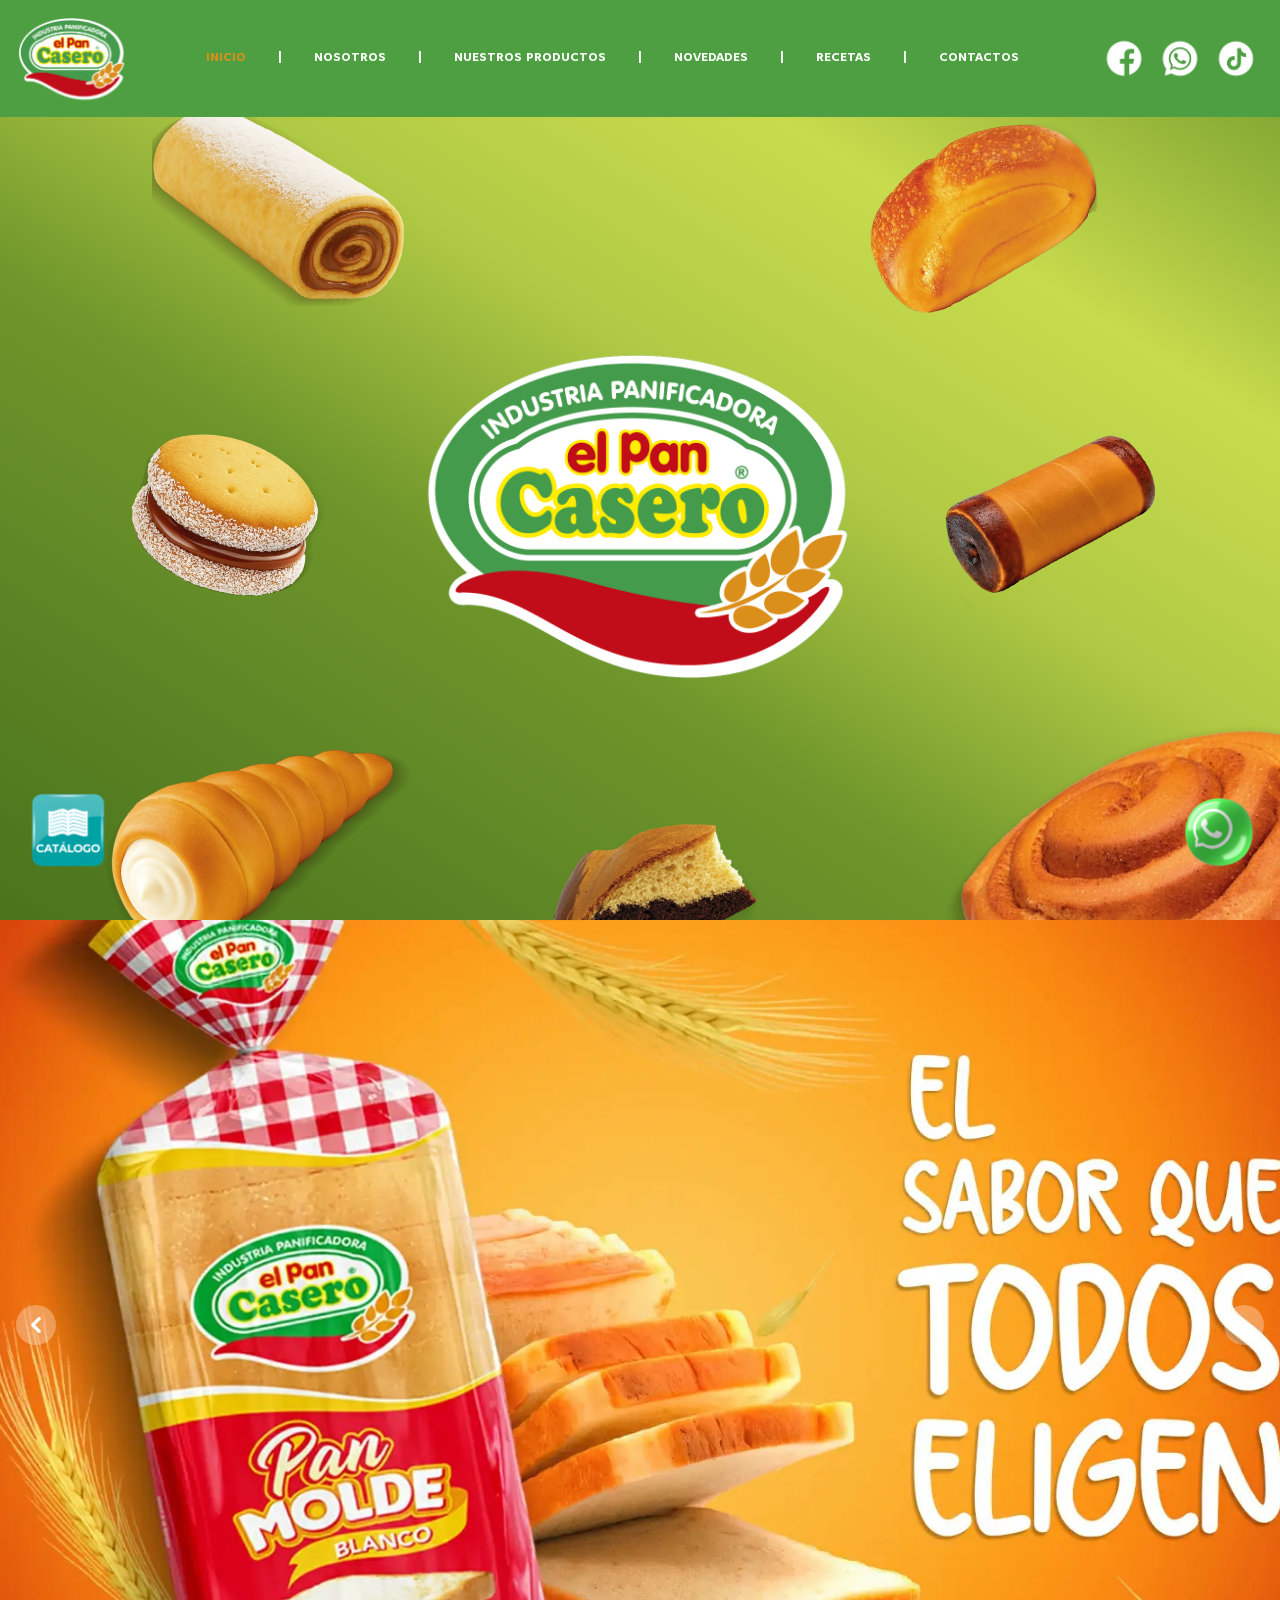
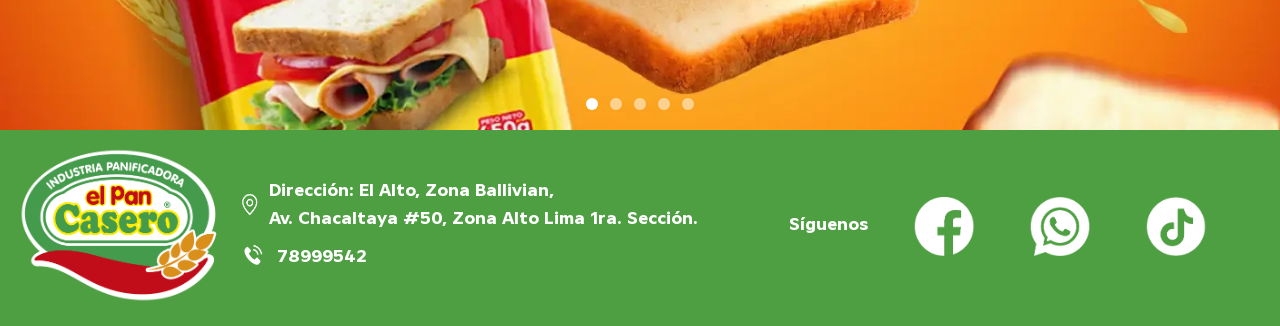
<file: index.html>
<!DOCTYPE html>
<html lang="en">

<head>
  <meta charset="UTF-8">
  <meta name="viewport"
    content="width=device-width, initial-scale=1, minimum-scale=1, maximum-scale=1, user-scalable=no">
  <title>Pan Casero</title>
  <link rel="stylesheet" href="assets/css/style.css">
  <link rel="shortcut icon" type="image/x-icon" href="assets/img/inicio/logo.webp">
  <link rel="stylesheet" href="assets/librerias/css/flowbite.css">
  <link rel="stylesheet" href="assets/librerias/css/animate.min.css">
  <script src="assets/librerias/js/tailwind.js"></script>
  <script src="assets/librerias/js/flowbite.js"></script>
  <script src="assets/js/index.js"></script>
  <!-- Flip Book -->
  <link href="assets/libro/css/dflip.min.css" rel="stylesheet" type="text/css" />
  <link href="assets/libro/css/themify-icons.min.css" rel="stylesheet" type="text/css" />
  <link href="assets/libro/css/flipbook.css" rel="stylesheet" type="text/css" />

</head>



<body>


  <div class="flotante hidden md:block">
    <a href="https://wa.link/gar0gy" target="_blank"><img src="assets/img/medios/whatsapp.png" alt=""></a>
  </div>

  <div class="flotante2 hidden md:block">
    <a data-modal-target="default-modal" data-modal-toggle="default-modal" class="cursor-pointer"><img
        src="assets/img/medios/catalogo.webp" alt=""></a>
  </div>



  <nav class="bg-[#4e9f42]  fixed w-full z-20 top-0 start-0 ">
    <div class="w-full flex flex-wrap items-center justify-between mx-auto p-4">
      <a href="index.html"
        class="flex items-center space-x-3 rtl:space-x-reverse animate__animated animate__bounceInLeft">
        <img src="assets/img/inicio/logo.webp" class="w-20 lg:w-28 xl:w-28 " alt="Logo Pan Casero">
      </a>

      <div class="flex lg:order-2 xl:order-2 space-x-3 lg:space-x-0  animate__animated animate__bounceInRight">
        <a href="https://www.facebook.com/p/El-Pan-Casero-100063493093490/?locale=es_LA" target="_blank">
          <img src="assets/img/inicio/ICONOS-01.webp" class="w-20 lg:w-14 hidden lg:block" alt="Logo Facebook">
        </a>
        <a href="https://wa.link/gar0gy" target="_blank">
          <img src="assets/img/inicio/ICONOS-02.webp" class="w-20 lg:w-14 hidden lg:block" alt="Logo Whatsapp">
        </a>
        <a href="https://www.tiktok.com/@elpancaser?is_from_webapp=1&sender_device=pc" target="_blank">
          <img src="assets/img/inicio/tiktok.webp" class="w-20 lg:w-14 hidden lg:block" alt="Logo Instagram">
        </a>
        <div class="md:hidden">
          <a data-modal-target="default-modal-2" data-modal-toggle="default-modal-2" class="cursor-pointer"><img
              class="w-15" src="assets/img/medios/catalogo.webp" alt=""></a>
        </div>
        <button data-collapse-toggle="navbar-sticky" type="button"
          class="inline-flex items-center p-2 w-10 h-10 justify-center text-sm text-gray-500 rounded-lg lg:hidden hover:bg-gray-100 focus:outline-none focus:ring-2 focus:ring-gray-200 "
          aria-controls="navbar-sticky" aria-expanded="false">
          <span class="sr-only">Open main menu</span>
          <svg class="w-5 h-5" aria-hidden="true" xmlns="http://www.w3.org/2000/svg" fill="none" viewBox="0 0 17 14">
            <path stroke="currentColor" stroke-linecap="round" stroke-linejoin="round" stroke-width="2"
              d="M1 1h15M1 7h15M1 13h15" />
          </svg>
        </button>
      </div>
      <div class="items-center justify-between hidden w-full lg:flex lg:w-auto lg:order-1 " id="navbar-sticky">
        <ul
          class="flex flex-col p-4 lg:p-0 mt-4 font-medium rounded-lg lg:space-x-4 xl:space-x-8 rtl:space-x-reverse lg:flex-row lg:mt-0 lg:border-0 bg-[#4e9f42] ">
          <li>
            <a href="index.html"
              class="block py-2 px-0 text-[#db8f1b] text-sm lg:text-xs 2xl:text-base rounded-sm lg:bg-transparent lg:p-0 hover:text-[#db8f1b]"
              aria-current="page">INICIO</a>
          </li>
          <li>
            <a
              class="hidden lg:block py-2 px-0 text-white text-sm lg:text-xs 2xl:text-base  rounded-sm hover:bg-[#3d7e34] lg:hover:bg-transparent lg:p-0 hover:text-[#db8f1b]">|</a>
          </li>
          <li>
            <a href="nosotros.html"
              class="block py-2 px-0 text-white text-sm lg:text-xs 2xl:text-base  rounded-sm hover:bg-[#3d7e34] lg:hover:bg-transparent lg:p-0 hover:text-[#db8f1b]">NOSOTROS</a>
          </li>
          <li>
            <a
              class="hidden lg:block py-2 px-0 text-white text-sm lg:text-xs 2xl:text-base  rounded-sm hover:bg-[#3d7e34] lg:hover:bg-transparent lg:p-0 hover:text-[#db8f1b]">|</a>
          </li>
          <li class="relative">
            <!-- BotOn dropdown -->
            <button id="dropdownProductosButton" data-dropdown-toggle="dropdownProductos"
              class="flex items-center py-2 px-0 text-white text-sm lg:text-xs 2xl:text-base rounded-sm hover:bg-[#3d7e34] lg:hover:bg-transparent lg:p-0 hover:cursor-pointer hover:text-[#db8f1b]"
              type="button">
              NUESTROS PRODUCTOS
            </button>

            <div id="dropdownProductos"
              class="rounded-xl z-20 hidden bg-[#efefef] w-[100vw] lg:w-[80vw] xl:w-[60vw] 2xl:w-[60vw] h-[60vw] lg:h-[55vh] xl:h-[62vh] 2xl:h-[50vh] p-1 overflow-y-auto bg-[url('assets/img/nuestros_productos/navbar/soloTitulo.webp')] lg:bg-[url('assets/img/nuestros_productos/navbar/panadero.webp')] bg-contain bg-no-repeat bg-top">


              <div class=" grid-cols-4 grid-rows-3 gap-1 h-full relative hidden lg:grid">
                

                <div class="col-span-3 row-span-1 items-center justify-center z-10 ">

                </div>

                <!-- Productos -->
                <div class="col-start-1 row-start-2 z-10 flex justify-end">
                  <a href="lineas/reposteria.html" class="group block">
                    <img src="assets/img/nuestros_productos/navbar/reposteria.webp"
                      class="w-36 h-32 object-cover rounded-lg border-2 border-[#efefef] group-hover:border-[#4e9f42] transition-all"
                      alt="Repostería">
                  </a>
                </div>

                <div class="col-start-2 row-start-2 z-10 flex justify-center">
                  <a href="lineas/panEspecial.html" class="group block">
                    <img src="assets/img/nuestros_productos/navbar/pan_especial.webp"
                      class="w-36 h-32 object-cover rounded-lg border-2 border-[#efefef] group-hover:border-[#4e9f42] transition-all"
                      alt="Pan especial">
                  </a>
                </div>

                <div class="col-start-3 row-start-2 z-10 flex justify-start">
                  <a href="lineas/panMolde.html" class="group block">
                    <img src="assets/img/nuestros_productos/navbar/pan_molde.webp"
                      class="w-36 h-32 object-cover rounded-lg border-2 border-[#efefef] group-hover:border-[#4e9f42] transition-all"
                      alt="Pan de molde">
                  </a>
                </div>

                <div class="col-start-1 row-start-3 z-10 flex justify-end">
                  <a href="lineas/pan.html" class="group block">
                    <img src="assets/img/nuestros_productos/navbar/panaderia.webp"
                      class="w-36 h-32 object-cover rounded-lg border-2 border-[#efefef] group-hover:border-[#4e9f42] transition-all"
                      alt="Panadería">
                  </a>
                </div>

                <div class="col-start-2 row-start-3 z-10 flex justify-center">
                  <a href="lineas/queques.html" class="group block">
                    <img src="assets/img/nuestros_productos/navbar/queques.webp"
                      class="w-36 h-32 object-cover rounded-lg border-2 border-[#efefef] group-hover:border-[#4e9f42] transition-all"
                      alt="Queques">
                  </a>
                </div>

                <div class="row-span-3 col-start-4 row-start-1 z-10 p-4 rounded-lg">

                </div>
              </div>
              <!-- Movil-->

              <div class="grid grid-cols-3 grid-rows-2 gap-4 lg:hidden mt-[12%]">
                <div>
                  <a href="lineas/reposteria.html" class="group block">
                    <img src="assets/img/nuestros_productos/navbar/reposteria.webp"
                      class="w-[70%] md:w-28 md:h-22 object-cover rounded-lg border-2 border-[#efefef] group-hover:border-[#4e9f42] transition-all"
                      alt="Repostería">
                  </a>
                </div>
                <div>
                  <a href="lineas/panEspecial.html" class="group block">
                    <img src="assets/img/nuestros_productos/navbar/pan_especial.webp"
                      class="w-[70%] md:w-28 md:h-22 object-cover rounded-lg border-2 border-[#efefef] group-hover:border-[#4e9f42] transition-all"
                      alt="Pan especial">
                  </a>
                </div>
                <div>
                  <a href="lineas/panMolde.html" class="group block">
                    <img src="assets/img/nuestros_productos/navbar/pan_molde.webp"
                      class="w-[70%] md:w-28 md:h-22 object-cover rounded-lg border-2 border-[#efefef] group-hover:border-[#4e9f42] transition-all"
                      alt="Pan de molde">
                  </a>
                </div>
                <div>
                  <a href="lineas/pan.html" class="group block">
                    <img src="assets/img/nuestros_productos/navbar/panaderia.webp"
                      class="w-[70%] md:w-28 md:h-22 object-cover rounded-lg border-2 border-[#efefef] group-hover:border-[#4e9f42] transition-all"
                      alt="Panadería">
                  </a>
                </div>
                <div><a href="lineas/queques.html" class="group block">
                    <img src="assets/img/nuestros_productos/navbar/queques.webp"
                      class="w-[70%] md:w-28 md:h-22 object-cover rounded-lg border-2 border-[#efefef] group-hover:border-[#4e9f42] transition-all"
                      alt="Queques">
                  </a></div>
                <div></div>
              </div>

            </div>
          </li>
          <li>
            <a
              class="hidden lg:block py-2 px-0 text-white text-sm lg:text-xs 2xl:text-base  rounded-sm hover:bg-[#3d7e34] lg:hover:bg-transparent lg:p-0 hover:text-[#db8f1b]">|</a>
          </li>
          <li>
            <a href="novedades.html"
              class="block py-2 px-0 text-white text-sm lg:text-xs 2xl:text-base  rounded-sm hover:bg-[#3d7e34] lg:hover:bg-transparent lg:p-0 hover:text-[#db8f1b]">NOVEDADES</a>
          </li>
          <li>
            <a
              class="hidden lg:block py-2 px-0 text-white text-sm lg:text-xs 2xl:text-base  rounded-sm hover:bg-[#3d7e34] lg:hover:bg-transparent lg:p-0 hover:text-[#db8f1b]">|</a>
          </li>
          <li>
            <a href="recetas.html"
              class="block py-2 px-0 text-white text-sm lg:text-xs 2xl:text-base  rounded-sm hover:bg-[#3d7e34] lg:hover:bg-transparent lg:p-0 hover:text-[#db8f1b]">RECETAS</a>
          </li>
          <li>
            <a
              class="hidden lg:block py-2 px-0 text-white text-sm lg:text-xs 2xl:text-base  rounded-sm hover:bg-[#3d7e34] lg:hover:bg-transparent lg:p-0 hover:text-[#db8f1b]">|</a>
          </li>
          <li>
            <a href="contactos.html"
              class="block py-2 px-0 text-white  text-sm lg:text-xs 2xl:text-base rounded-sm hover:bg-[#3d7e34] lg:hover:bg-transparent lg:p-0 hover:text-[#db8f1b]">CONTACTOS</a>
          </li>
        </ul>
      </div>
    </div>
  </nav>



  <div id="content-container"
    class="vista_principal w-full h-[90vh] relative overflow-hidden paraNavbar hidden lg:block">
    <img src="assets/img/inicio/logo.webp"
      class="logo_principal w-full lg:w-[35%]  absolute top-0 bottom-0 left-0 right-0 m-auto" alt="Portas Pan casero">
    <img src="assets/img/inicio/panes/brazo_gitano.webp"
      class="pan_superior w-full lg:w-[20%] absolute -top-10 left-38 lg:-top-5 scale-x-[-1]" alt="Portas Pan casero">
    <img src="assets/img/inicio/panes/alfafor.webp"
      class="pan_central_izquierdo w-full lg:w-[15%] absolute top-0 bottom-0 m-auto left-32 scale-x-[-1] -rotate-[35deg]"
      alt="Portas Pan casero">
    <img src="assets/img/inicio/panes/cono.webp"
      class="pan_inferior_izquierdo w-full lg:w-[30%] 2xl:w-[26%] absolute -bottom-10 left-16  -rotate-[20deg]"
      alt="Portas Pan casero">
    <img src="assets/img/inicio/panes/queque.webp"
      class="pan_inferior_central w-full lg:w-[25%] xl:w-[20%] 2xl:w-[20%] absolute -bottom-40 lg:-bottom-30 2xl:-bottom-40 left-0 right-0 m-auto scale-x-[-1] -rotate-[60deg]"
      alt="Portas Pan casero">
    <img src="assets/img/inicio/panes/canela.webp"
      class="pan_inferior w-full lg:w-[35%] 2xl:w-[31%] absolute -bottom-48 -right-30 scale-x-[-1] -rotate-[40deg]"
      alt="Portas Pan casero">
    <img src="assets/img/inicio/panes/tronquito.webp"
      class="pan_central_derecho w-full lg:w-[18%] absolute bottom-0 top-0 right-28 m-auto scale-x-[-1] -rotate-[20deg]"
      alt="Portas Pan casero">
    <img src="assets/img/inicio/panes/rollo.webp"
      class="pan_superior_derecho w-full lg:w-[20%] absolute top-0 right-44 scale-x-[-1] -rotate-[75deg]"
      alt="Portas Pan casero">
  </div>

  <div id="content-container" class="vista_principal w-full h-[62vh] relative overflow-hidden paraNavbar lg:hidden">
    <img src="assets/img/inicio/logo.webp"
      class="logo_principal w-[55%] absolute top-0 bottom-0 left-0 right-0 m-auto pt-17" alt="Portas Pan casero">
    <img src="assets/img/inicio/panes/brazo_gitano.webp"
      class="pan_superior w-[30%] absolute top-20 left-0 scale-x-[-1]" alt="Portas Pan casero">
    <img src="assets/img/inicio/panes/alfafor.webp"
      class="pan_central_izquierdo w-[30%] absolute top-[15%] sm:top-[3%] right-0 m-auto left-0 scale-x-[-1] -rotate-[35deg]"
      alt="Portas Pan casero">
    <img src="assets/img/inicio/panes/cono.webp"
      class="pan_inferior_izquierdo w-[45%]  absolute bottom-0 left-0  -rotate-[20deg]" alt="Portas Pan casero">
    <img src="assets/img/inicio/panes/canela.webp"
      class="pan_inferior w-[50%]  absolute -bottom-10 sm:-bottom-22 -right-10 scale-x-[-1] -rotate-[40deg]" alt="Portas Pan casero">

    <img src="assets/img/inicio/panes/rollo.webp"
      class="pan_superior_derecho w-[30%] absolute top-22 right-0 scale-x-[-1] -rotate-[75deg]" alt="Portas Pan casero">
  </div>




  <div id="principal-carousel" class="relative w-full z-10" data-carousel="slide">
    <div class="relative h-[25vh] lg:h-[75vh] xl:h-[90vh] overflow-hidden ">
      <div class="hidden duration-1000 ease-in-out" data-carousel-item>
        <img src="assets/img/inicio/panMolde.webp" class="w-full h-full object-cover" alt="Pan Molde">
      </div>
      <div class="hidden duration-1000 ease-in-out" data-carousel-item>
        <img src="assets/img/inicio/alfafor.webp" class="w-full h-full object-cover" alt="Alfafor">
      </div>
      <div class="hidden duration-1000 ease-in-out" data-carousel-item>
        <img src="assets/img/inicio/panBolsa.webp" class="w-full h-full object-cover" alt="Pan Bolsa">
      </div>
      <div class="hidden duration-1000 ease-in-out" data-carousel-item>

        <img src="assets/img/inicio/panIntegral.webp" class="w-full h-full object-cover" alt="Pan Bolsa">
      </div>
      <div class="hidden duration-1000 ease-in-out" data-carousel-item>

        <img src="assets/img/inicio/panHotdog.webp" class="w-full h-full object-cover" alt="Pan Bolsa">
      </div>
    </div>

    <div class="absolute z-30 flex -translate-x-1/2 bottom-5 left-1/2 space-x-3 rtl:space-x-reverse">
      <button type="button" class="w-3 h-3 rounded-full bg-white/50 hover:bg-white" aria-current="true"
        aria-label="Slide 1" data-carousel-slide-to="0"></button>
      <button type="button" class="w-3 h-3 rounded-full bg-white/50 hover:bg-white" aria-current="false"
        aria-label="Slide 2" data-carousel-slide-to="1"></button>
      <button type="button" class="w-3 h-3 rounded-full bg-white/50 hover:bg-white" aria-current="false"
        aria-label="Slide 3" data-carousel-slide-to="2"></button>
      <button type="button" class="w-3 h-3 rounded-full bg-white/50 hover:bg-white" aria-current="false"
        aria-label="Slide 4" data-carousel-slide-to="3"></button>
        <button type="button" class="w-3 h-3 rounded-full bg-white/50 hover:bg-white" aria-current="false"
        aria-label="Slide 5" data-carousel-slide-to="4"></button>
    </div>
    <button type="button"
      class="absolute top-0 start-0 z-30 flex items-center justify-center h-full px-4 cursor-pointer group focus:outline-none"
      data-carousel-prev>
      <span
        class="inline-flex items-center justify-center w-10 h-10 rounded-full bg-white/30 group-hover:bg-white/50 group-focus:ring-4 group-focus:ring-white group-focus:outline-none">
        <svg class="w-4 h-4 text-white rtl:rotate-180" aria-hidden="true" xmlns="http://www.w3.org/2000/svg" fill="none"
          viewBox="0 0 6 10">
          <path stroke="currentColor" stroke-linecap="round" stroke-linejoin="round" stroke-width="2"
            d="M5 1 1 5l4 4" />
        </svg>
        <span class="sr-only">Previous</span>
      </span>
    </button>
    <button type="button"
      class="absolute top-0 end-0 z-30 flex items-center justify-center h-full px-4 cursor-pointer group focus:outline-none"
      data-carousel-next>
      <span
        class="inline-flex items-center justify-center w-10 h-10 rounded-full bg-white/30 group-hover:bg-white/50 group-focus:ring-4 group-focus:ring-white group-focus:outline-none">
        <svg class="w-4 h-4 text-white rtl:rotate-180" aria-hidden="true" xmlns="http://www.w3.org/2000/svg" fill="none"
          viewBox="0 0 6 10">
          <path stroke="currentColor" stroke-linecap="round" stroke-linejoin="round" stroke-width="2"
            d="m1 9 4-4-4-4" />
        </svg>
        <span class="sr-only">Next</span>
      </span>
    </button>
  </div>



  <div class="relative -mt-10 hidden lg:block">
    <svg class="w-full h-6 lg:h-10" viewBox="0 0 1200 45" preserveAspectRatio="none">
      <path
        d="M0,45 L0,38 Q10,25 20,38 T40,38 T60,38 T80,38 T100,38 T120,38 T140,38 T160,38 T180,38 T200,38 T220,38 T240,38 T260,38 T280,38 T300,38 T320,38 T340,38 T360,38 T380,38 T400,38 T420,38 T440,38 T460,38 T480,38 T500,38 T520,38 T540,38 T560,38 T580,38 T600,38 T620,38 T640,38 T660,38 T680,38 T700,38 T720,38 T740,38 T760,38 T780,38 T800,38 T820,38 T840,38 T860,38 T880,38 T900,38 T920,38 T940,38 T960,38 T980,38 T1000,38 T1020,38 T1040,38 T1060,38 T1080,38 T1100,38 T1120,38 T1140,38 T1160,38 T1180,38 T1200,38 L1200,45 Z"
        fill="#4e9f42"></path>
    </svg>
  </div>
  <div class="relative -mt-6 lg:hidden">
    <svg class="w-full h-6 lg:h-8" viewBox="0 0 1200 40" preserveAspectRatio="none">
      <path
        d="M0,40 L0,35 Q20,25 40,35 T80,35 T120,35 T160,35 T200,35 T240,35 T280,35 T320,35 T360,35 T400,35 T440,35 T480,35 T520,35 T560,35 T600,35 T640,35 T680,35 T720,35 T760,35 T800,35 T840,35 T880,35 T920,35 T960,35 T1000,35 T1040,35 T1080,35 T1120,35 T1160,35 T1200,35 L1200,40 Z"
        fill="#4e9f42"></path>
    </svg>
  </div>


  <div class="bg-[#4e9f42] text-white py-4 px-2 lg:px-4 lg:mb-10">
    <div class="w-full mx-auto">
      <!-- Primera fila (columnas 1 y 2 en móvil, todas en desktop) -->
      <div class="grid grid-cols-2 lg:grid-cols-3 gap-4 items-center">
        <!-- Logo -->
        <div class="flex justify-start">
          <img src="assets/img/inicio/logo.webp" class="w-28 lg:w-48 xl:w-52" alt="Logo">
        </div>

        <!-- Información de contacto -->
        <div class="space-y-2 text-left lg:-ml-28 xl:-ml-50">
          <div class="flex items-center justify-start gap-0">
            <img src="assets/img/inicio/ICONOS-04.webp" class="w-6 h-6 lg:w-8 lg:h-8 " alt="icono dirección">
            <span class="text-xs lg:text-sm xl:text-lg">Dirección: El Alto, Zona Ballivian, <br>Av. Chacaltaya #50, Zona Alto Lima
              1ra. Sección.</span>
          </div>
          <div class="flex items-center justify-start gap-2">
            <img src="assets/img/inicio/ICONOS-05.webp" class="w-6 h-6 lg:w-8 lg:h-8" alt="icono teléfono">
            <span class="text-xs lg:text-sm xl:text-lg">78999542</span>
          </div>
        </div>

        <!-- Espacio vacío en móvil (para mantener estructura de 2 columnas) -->
        <div class="hidden lg:block"></div>
      </div>

      <!-- Segunda fila (solo para móvil - redes sociales) -->
      <div class="lg:hidden flex justify-center mt-4 pr-15">
        <div class="flex items-center gap-0">
          <span class="font-semibold text-sm">Síguenos</span>
          <div class="flex space-x-1">
            <a href="https://www.facebook.com/p/El-Pan-Casero-100063493093490/?locale=es_LA" target="_blank">
              <img src="assets/img/inicio/ICONOS-01.webp" class="w-12 h-auto" alt="Facebook">
            </a>
            <a href="https://wa.link/gar0gy" target="_blank">
              <img src="assets/img/inicio/ICONOS-02.webp" class="w-12 h-auto" alt="WhatsApp">
            </a>
            <a href="https://www.tiktok.com/@elpancaser?is_from_webapp=1&sender_device=pc" target="_blank">
              <img src="assets/img/inicio/tiktok.webp" class="w-12 h-auto" alt="Instagram">
            </a>
          </div>
        </div>
      </div>

      <!-- Tercera columna (solo en desktop) -->
      <div class="hidden lg:flex justify-end pr-10 -mt-30">
        <span class="font-semibold p-7 text-lg">Síguenos</span>
        <div class="flex space-x-5">
          <a href="https://www.facebook.com/p/El-Pan-Casero-100063493093490/?locale=es_LA" target="_blank">
            <img src="assets/img/inicio/ICONOS-01.webp" class="w-14 xl:w-24 h-auto" alt="Facebook">
          </a>
          <a href="https://wa.link/gar0gy" target="_blank">
            <img src="assets/img/inicio/ICONOS-02.webp" class="w-14 xl:w-24 h-auto" alt="WhatsApp">
          </a>
          <a href="https://www.tiktok.com/@elpancaser?is_from_webapp=1&sender_device=pc" target="_blank">
            <img src="assets/img/inicio/tiktok.webp" class="w-14 xl:w-24 h-auto" alt="Instagram">
          </a>

        </div>
      </div>
    </div>
  </div>

  <!-- Modal modificado -->
  <div id="default-modal" tabindex="-1" aria-hidden="true"
    class="hidden fixed top-0 left-0 right-0 bottom-0 z-50 w-full overflow-hidden bg-gray-900/50 flex items-center justify-center">
    <div class="relative w-full max-w-5xl h-[90vh]">
      <!-- Modal content -->
      <div class="relative bg-white rounded-lg shadow-lg h-full flex flex-col">
        <!-- Modal header -->
        <div class="flex justify-end p-2">
          <button type="button" class="text-gray-500 hover:text-gray-700" data-modal-hide="default-modal">
            <svg class="w-6 h-6" fill="none" stroke="currentColor" viewBox="0 0 24 24">
              <path stroke-linecap="round" stroke-linejoin="round" stroke-width="2" d="M6 18L18 6M6 6l12 12"></path>
            </svg>
          </button>
        </div>
        <!-- Modal body -->
        <div class="flex-1 overflow-hidden p-4">
          <div class="flipbook-container">
            <div class="_df_book" height="100%" webgl="true" source="assets/libro/books/catalogo2025.pdf"
              id="df_manual_book">
            </div>
          </div>
        </div>
      </div>
    </div>
  </div>
  <!-- Modal Movil -->
  <div id="default-modal-2" tabindex="-1" aria-hidden="true"
    class="hidden fixed top-0 left-0 right-0 bottom-0 z-50 w-full overflow-hidden bg-gray-900/50 flex items-center justify-center">
    <div class="relative w-full max-w-5xl h-[90vh]">
      <div class="relative bg-white rounded-lg shadow-lg h-full flex flex-col">
        <div class="flex justify-end p-2">
          <button type="button" class="text-gray-500 hover:text-gray-700" data-modal-hide="default-modal-2">
            <svg class="w-6 h-6" fill="none" stroke="currentColor" viewBox="0 0 24 24">
              <path stroke-linecap="round" stroke-linejoin="round" stroke-width="2" d="M6 18L18 6M6 6l12 12"></path>
            </svg>
          </button>
        </div>
        <div class="flex-1 overflow-hidden p-4">
          <div class="flipbook-container">
            <div class="_df_book" style="height: 40vh; width: 45vh;" webgl="true" 
              source="assets/libro/books/catalogo2025.pdf" id="df_manual_book"></div>
          </div>
        </div>
      </div>
    </div>
  </div>
  <!-- Libro  -->
  <script src="assets/libro/js/libs/jquery.min.js" type="text/javascript"></script>
  <script src="assets/libro/js/libs/three.min.js" type="text/javascript"></script>
  <script src="assets/libro/js/libs/compatibility.js" type="text/javascript"></script>
  <script src="assets/libro/js/libs/mockup.min.js" type="text/javascript"></script>
  <script src="assets/libro/js/libs/pdf.min.js" type="text/javascript"></script>
  <script src="assets/libro/js/libs/pdf.worker.min.js" type="text/javascript"></script>
  <script src="assets/libro/js/dflip.min.js" type="text/javascript"></script>
  <script src="assets/libro/js/flipbook.js"></script>
</body>

</html>
</file>
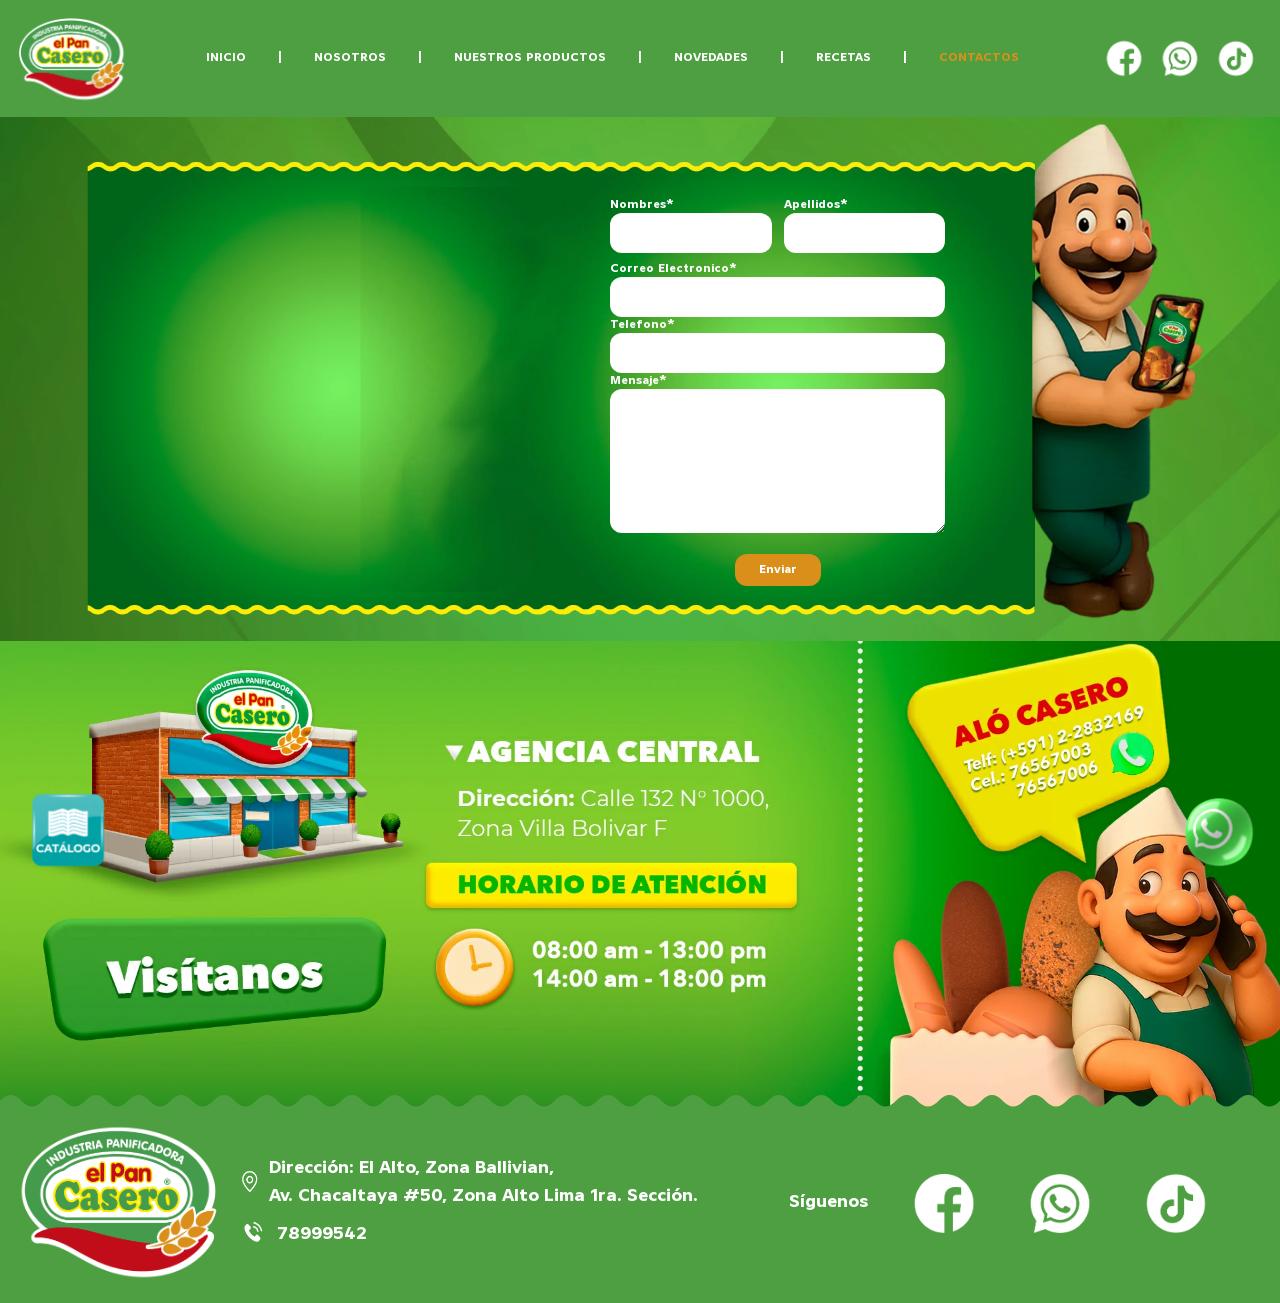
<file: contactos.html>
<!DOCTYPE html>
<html lang="en">

<head>
    <meta charset="UTF-8">
    <meta name="viewport" content="width=device-width, initial-scale=1.0">
    <title>Pan Casero</title>
    <link rel="stylesheet" href="assets/css/style.css">
    <link rel="shortcut icon" type="image/x-icon" href="assets/img/inicio/logo.webp">
    <link rel="stylesheet" href="assets/librerias/css/flowbite.css">
    <link rel="stylesheet" href="assets/librerias/css/animate.min.css">
    <script src="assets/librerias/js/tailwind.js"></script>
    <script src="assets/librerias/js/flowbite.js"></script>
    <script src="assets/js/index.js"></script>
    <!-- Flip Book -->
    <link href="assets/libro/css/dflip.min.css" rel="stylesheet" type="text/css" />
    <link href="assets/libro/css/themify-icons.min.css" rel="stylesheet" type="text/css" />
    <link href="assets/libro/css/flipbook.css" rel="stylesheet" type="text/css" />

<body>

    <!-- Inicio boton Whatsapp Flotante -->
    <div class="flotante  hidden md:block">
        <a href="https://wa.link/gar0gy" target="_blank"><img src="assets/img/medios/whatsapp.png" alt=""></a>
    </div>
    <div class="flotante2  hidden md:block">
        <a data-modal-target="default-modal" data-modal-toggle="default-modal" class="cursor-pointer"><img
                src="assets/img/medios/catalogo.webp" alt=""></a>
    </div>
    <!-- Fin boton Whatsapp Flotante -->


    <!-- Inicio Navbar -->
    <nav class="bg-[#4e9f42]  fixed w-full z-20 top-0 start-0 ">
        <div class="w-full flex flex-wrap items-center justify-between mx-auto p-4">
            <a href="index.html"
                class="flex items-center space-x-3 rtl:space-x-reverse animate__animated animate__bounceInLeft">
                <img src="assets/img/inicio/logo.webp" class="w-20 lg:w-28 xl:w-28 " alt="Logo Pan Casero">
            </a>

            <div class="flex lg:order-2 xl:order-2 space-x-3 lg:space-x-0  animate__animated animate__bounceInRight">
                <a href="https://www.facebook.com/p/El-Pan-Casero-100063493093490/?locale=es_LA" target="_blank">
                    <img src="assets/img/inicio/ICONOS-01.webp" class="w-20 lg:w-14 hidden lg:block"
                        alt="Logo Facebook">
                </a>
                <a href="https://wa.link/gar0gy" target="_blank">
                    <img src="assets/img/inicio/ICONOS-02.webp" class="w-20 lg:w-14 hidden lg:block"
                        alt="Logo Whatsapp">
                </a>
                <a href="https://www.tiktok.com/@elpancaser?is_from_webapp=1&sender_device=pc" target="_blank">
                    <img src="assets/img/inicio/tiktok.webp" class="w-20 lg:w-14 hidden lg:block" alt="Logo Instagram">
                </a>
                <div class="md:hidden">
                    <a data-modal-target="default-modal-2" data-modal-toggle="default-modal-2"
                        class="cursor-pointer"><img class="w-15" src="assets/img/medios/catalogo.webp" alt=""></a>
                </div>
                <button data-collapse-toggle="navbar-sticky" type="button"
                    class="inline-flex items-center p-2 w-10 h-10 justify-center text-sm text-gray-500 rounded-lg lg:hidden hover:bg-gray-100 focus:outline-none focus:ring-2 focus:ring-gray-200 "
                    aria-controls="navbar-sticky" aria-expanded="false">
                    <span class="sr-only">Open main menu</span>
                    <svg class="w-5 h-5" aria-hidden="true" xmlns="http://www.w3.org/2000/svg" fill="none"
                        viewBox="0 0 17 14">
                        <path stroke="currentColor" stroke-linecap="round" stroke-linejoin="round" stroke-width="2"
                            d="M1 1h15M1 7h15M1 13h15" />
                    </svg>
                </button>
            </div>
            <div class="items-center justify-between hidden w-full lg:flex lg:w-auto lg:order-1 " id="navbar-sticky">
                <ul
                    class="flex flex-col p-4 lg:p-0 mt-4 font-medium rounded-lg lg:space-x-4 xl:space-x-8 rtl:space-x-reverse lg:flex-row lg:mt-0 lg:border-0 bg-[#4e9f42] ">
                    <li>
                        <a href="index.html"
                            class="block py-2 px-0 text-white text-sm lg:text-xs 2xl:text-base rounded-sm lg:bg-transparent lg:p-0 hover:text-[#db8f1b]"
                            aria-current="page">INICIO</a>
                    </li>
                    <li>
                        <a
                            class="hidden lg:block py-2 px-0 text-white text-sm lg:text-xs 2xl:text-base  rounded-sm hover:bg-[#3d7e34] lg:hover:bg-transparent lg:p-0 hover:text-[#db8f1b]">|</a>
                    </li>
                    <li>
                        <a href="nosotros.html"
                            class="block py-2 px-0 text-white text-sm lg:text-xs 2xl:text-base  rounded-sm hover:bg-[#3d7e34] lg:hover:bg-transparent lg:p-0 hover:text-[#db8f1b]">NOSOTROS</a>
                    </li>
                    <li>
                        <a
                            class="hidden lg:block py-2 px-0 text-white text-sm lg:text-xs 2xl:text-base  rounded-sm hover:bg-[#3d7e34] lg:hover:bg-transparent lg:p-0 hover:text-[#db8f1b]">|</a>
                    </li>
                    <li class="relative">
                        <!-- BotOn dropdown -->
                        <button id="dropdownProductosButton" data-dropdown-toggle="dropdownProductos"
                            class="flex items-center py-2 px-0 text-white text-sm lg:text-xs 2xl:text-base rounded-sm hover:bg-[#3d7e34] lg:hover:bg-transparent lg:p-0 hover:cursor-pointer hover:text-[#db8f1b]"
                            type="button">
                            NUESTROS PRODUCTOS
                        </button>

                        <div id="dropdownProductos"
                            class="rounded-xl z-20 hidden bg-[#efefef] w-[100vw] lg:w-[80vw] xl:w-[60vw] 2xl:w-[60vw] h-[60vw] lg:h-[55vh] xl:h-[62vh] 2xl:h-[50vh] p-1 overflow-y-auto bg-[url('assets/img/nuestros_productos/navbar/soloTitulo.webp')] lg:bg-[url('assets/img/nuestros_productos/navbar/panadero.webp')] bg-contain bg-no-repeat bg-top">


                            <div class=" grid-cols-4 grid-rows-3 gap-1 h-full relative hidden lg:grid">


                                <div class="col-span-3 row-span-1 items-center justify-center z-10 ">

                                </div>

                                <!-- Productos -->
                                <div class="col-start-1 row-start-2 z-10 flex justify-end">
                                    <a href="lineas/reposteria.html" class="group block">
                                        <img src="assets/img/nuestros_productos/navbar/reposteria.webp"
                                            class="w-36 h-32 object-cover rounded-lg border-2 border-[#efefef] group-hover:border-[#4e9f42] transition-all"
                                            alt="Repostería">
                                    </a>
                                </div>

                                <div class="col-start-2 row-start-2 z-10 flex justify-center">
                                    <a href="lineas/panEspecial.html" class="group block">
                                        <img src="assets/img/nuestros_productos/navbar/pan_especial.webp"
                                            class="w-36 h-32 object-cover rounded-lg border-2 border-[#efefef] group-hover:border-[#4e9f42] transition-all"
                                            alt="Pan especial">
                                    </a>
                                </div>

                                <div class="col-start-3 row-start-2 z-10 flex justify-start">
                                    <a href="lineas/panMolde.html" class="group block">
                                        <img src="assets/img/nuestros_productos/navbar/pan_molde.webp"
                                            class="w-36 h-32 object-cover rounded-lg border-2 border-[#efefef] group-hover:border-[#4e9f42] transition-all"
                                            alt="Pan de molde">
                                    </a>
                                </div>

                                <div class="col-start-1 row-start-3 z-10 flex justify-end">
                                    <a href="lineas/pan.html" class="group block">
                                        <img src="assets/img/nuestros_productos/navbar/panaderia.webp"
                                            class="w-36 h-32 object-cover rounded-lg border-2 border-[#efefef] group-hover:border-[#4e9f42] transition-all"
                                            alt="Panadería">
                                    </a>
                                </div>

                                <div class="col-start-2 row-start-3 z-10 flex justify-center">
                                    <a href="lineas/queques.html" class="group block">
                                        <img src="assets/img/nuestros_productos/navbar/queques.webp"
                                            class="w-36 h-32 object-cover rounded-lg border-2 border-[#efefef] group-hover:border-[#4e9f42] transition-all"
                                            alt="Queques">
                                    </a>
                                </div>

                                <div class="row-span-3 col-start-4 row-start-1 z-10 p-4 rounded-lg">

                                </div>
                            </div>
                            <!-- Movil-->

                            <div class="grid grid-cols-3 grid-rows-2 gap-4 lg:hidden mt-[12%]">
                                <div>
                                    <a href="lineas/reposteria.html" class="group block">
                                        <img src="assets/img/nuestros_productos/navbar/reposteria.webp"
                                            class="w-[70%] md:w-28 md:h-22 object-cover rounded-lg border-2 border-[#efefef] group-hover:border-[#4e9f42] transition-all"
                                            alt="Repostería">
                                    </a>
                                </div>
                                <div>
                                    <a href="lineas/panEspecial.html" class="group block">
                                        <img src="assets/img/nuestros_productos/navbar/pan_especial.webp"
                                            class="w-[70%] md:w-28 md:h-22 object-cover rounded-lg border-2 border-[#efefef] group-hover:border-[#4e9f42] transition-all"
                                            alt="Pan especial">
                                    </a>
                                </div>
                                <div>
                                    <a href="lineas/panMolde.html" class="group block">
                                        <img src="assets/img/nuestros_productos/navbar/pan_molde.webp"
                                            class="w-[70%] md:w-28 md:h-22 object-cover rounded-lg border-2 border-[#efefef] group-hover:border-[#4e9f42] transition-all"
                                            alt="Pan de molde">
                                    </a>
                                </div>
                                <div>
                                    <a href="lineas/pan.html" class="group block">
                                        <img src="assets/img/nuestros_productos/navbar/panaderia.webp"
                                            class="w-[70%] md:w-28 md:h-22 object-cover rounded-lg border-2 border-[#efefef] group-hover:border-[#4e9f42] transition-all"
                                            alt="Panadería">
                                    </a>
                                </div>
                                <div><a href="lineas/queques.html" class="group block">
                                        <img src="assets/img/nuestros_productos/navbar/queques.webp"
                                            class="w-[70%] md:w-28 md:h-22 object-cover rounded-lg border-2 border-[#efefef] group-hover:border-[#4e9f42] transition-all"
                                            alt="Queques">
                                    </a></div>
                                <div></div>
                            </div>

                        </div>
                    </li>
                    <li>
                        <a
                            class="hidden lg:block py-2 px-0 text-white text-sm lg:text-xs 2xl:text-base  rounded-sm hover:bg-[#3d7e34] lg:hover:bg-transparent lg:p-0 hover:text-[#db8f1b]">|</a>
                    </li>
                    <li>
                        <a href="novedades.html"
                            class="block py-2 px-0 text-white text-sm lg:text-xs 2xl:text-base  rounded-sm hover:bg-[#3d7e34] lg:hover:bg-transparent lg:p-0 hover:text-[#db8f1b]">NOVEDADES</a>
                    </li>
                    <li>
                        <a
                            class="hidden lg:block py-2 px-0 text-white text-sm lg:text-xs 2xl:text-base  rounded-sm hover:bg-[#3d7e34] lg:hover:bg-transparent lg:p-0 hover:text-[#db8f1b]">|</a>
                    </li>
                    <li>
                        <a href="recetas.html"
                            class="block py-2 px-0 text-white text-sm lg:text-xs 2xl:text-base  rounded-sm hover:bg-[#3d7e34] lg:hover:bg-transparent lg:p-0 hover:text-[#db8f1b]">RECETAS</a>
                    </li>
                    <li>
                        <a
                            class="hidden lg:block py-2 px-0 text-white text-sm lg:text-xs 2xl:text-base  rounded-sm hover:bg-[#3d7e34] lg:hover:bg-transparent lg:p-0 hover:text-[#db8f1b]">|</a>
                    </li>
                    <li>
                        <a href="contactos.html"
                            class="block py-2 px-0 text-[#db8f1b]  text-sm lg:text-xs 2xl:text-base rounded-sm hover:bg-[#3d7e34] lg:hover:bg-transparent lg:p-0 hover:text-[#db8f1b]">CONTACTOS</a>
                    </li>
                </ul>
            </div>
        </div>
    </nav>
    <!-- Fin Navbar -->




    <div class="paraNavbar bg-cover bg-center w-full hidden lg:block"
        style="background-image: url('assets/img/contactos/fondo.webp')">
        <div class="flex justify-center items-center relative">

            <img src="assets/img/contactos/prueba.webp" class="w-[100%] lg:w-[90%]" alt="panadero">
            <div class="absolute inset-0 grid grid-cols-2 w-[100%] h-full z-10 gap-5 items-center ">
                <div class="flex justify-center  -mr-20 items-center h-full">
                    <iframe
                        src="https://www.google.com/maps/embed?pb=!1m18!1m12!1m3!1d1352.3814221940208!2d-68.1799724180818!3d-16.520427384065208!2m3!1f0!2f0!3f0!3m2!1i1024!2i768!4f13.1!3m3!1m2!1s0x915edf07da8cbc17%3A0xf973f6c134751bec!2sPanificadora%20El%20Pan%20Casero!5e0!3m2!1ses-419!2sbo!4v1753163242398!5m2!1ses-419!2sbo"
                        style="border:0;" allowfullscreen="" referrerpolicy="no-referrer-when-downgrade"
                        class="h-[43vh] xl:h-[50.5vh] 2xl:h-[52vh] w-[60%] rounded-xl"></iframe>
                </div>
                <div class="flex justify-start -ml-10 mt-8 items-center h-full 2xl:h-full">
                    <div
                        class="grid grid-cols-2 gap-y-0 2xl:gap-y-1 gap-3 text-white text-sm lg:text-xs 2xl:text-lg w-[50%] ">
                        <div>Nombres*</div>
                        <div class="col-start-1 row-start-2">
                            <input type="text"
                                class="w-full rounded-xl border-none text-black bg-white bg-opacity-20 focus:bg-opacity-30 transition"
                                placeholder="">
                        </div>
                        <div class="col-start-2 row-start-1">Apellidos*</div>
                        <div>
                            <input type="text"
                                class="w-full rounded-xl border-none text-black bg-white bg-opacity-20 focus:bg-opacity-30 transition"
                                placeholder="">
                        </div>
                        <div class="col-span-2 mt-2">Correo Electronico*</div>
                        <div class="col-span-2 row-start-4">
                            <input type="text"
                                class="w-full rounded-xl border-none text-black bg-white bg-opacity-20 focus:bg-opacity-30 transition"
                                placeholder="">
                        </div>
                        <div class="col-span-2">Telefono*</div>
                        <div class="col-span-2 row-start-6">
                            <input type="text"
                                class="w-full rounded-xl border-none text-black bg-white bg-opacity-20 focus:bg-opacity-30 transition"
                                placeholder="">
                        </div>
                        <div class="col-span-2">Mensaje*</div>
                        <div class="col-span-2 row-start-8">
                            <textarea
                                class="w-full rounded-xl border-none text-black bg-white bg-opacity-20 focus:bg-opacity-30 transition h-22 xl:h-36"
                                placeholder=""></textarea>
                        </div>
                        <div class="col-span-2 flex justify-center mt-1 xl:mt-4">
                            <button
                                class="bg-[#db8f1b] text-white px-6 py-2 rounded-xl hover:bg-[#c77a16] transition cursor-pointer">Enviar
                            </button>
                        </div>
                    </div>
                </div>
            </div>
        </div>

        <img src="assets/img/contactos/visitanos.webp" class="w-[100%]" alt="panadero">
    </div>


    <!-- Movil -->
    <div class="paraNavbar mt-24 bg-cover bg-center w-full  lg:hidden"
        style="background-image: url('assets/img/contactos/fondo.webp')">
        <div class="flex justify-center items-center relative w-full">
            <img src="assets/img/contactos/fondo_formulario.webp" class="w-[90%] h-[75vh]" alt="panadero">
            <div class="absolute inset-0 flex justify-center m-auto items-center w-[75%]">
                <div class="grid grid-cols-2 grid-rows-0 gap-y-0 2xl:gap-y-1 gap-3 text-white text-sm 2xl:text-lg">
                    <div>Nombres*</div>
                    <div class="col-start-1 row-start-2">
                        <input type="text"
                            class="w-full rounded-xl border-none text-black bg-white bg-opacity-20 focus:bg-opacity-30 transition"
                            placeholder="">
                    </div>
                    <div class="col-start-2 row-start-1">Apellidos*</div>
                    <div>
                        <input type="text"
                            class="w-full rounded-xl border-none text-black bg-white bg-opacity-20 focus:bg-opacity-30 transition"
                            placeholder="">
                    </div>
                    <div class="col-span-2 mt-2">Correo Electronico*</div>
                    <div class="col-span-2 row-start-4">
                        <input type="text"
                            class="w-full rounded-xl border-none text-black bg-white bg-opacity-20 focus:bg-opacity-30 transition"
                            placeholder="">
                    </div>
                    <div class="col-span-2">Telefono*</div>
                    <div class="col-span-2 row-start-6">
                        <input type="text"
                            class="w-full rounded-xl border-none text-black bg-white bg-opacity-20 focus:bg-opacity-30 transition"
                            placeholder="">
                    </div>
                    <div class="col-span-2">Mensaje*</div>
                    <div class="col-span-2 row-start-8">
                        <textarea
                            class="w-full rounded-xl border-none text-black bg-white bg-opacity-20 focus:bg-opacity-30 transition h-36"
                            placeholder=""></textarea>
                    </div>
                    <div class="col-span-2 flex justify-center mt-4">
                        <button
                            class="bg-[#db8f1b] text-white px-6 py-2 rounded-xl hover:bg-[#c77a16] transition cursor-pointer">Enviar

                        </button>
                    </div>

                </div>

            </div>

        </div>
        <div class="flex justify-center relative items-center h-full ">
            <img src="assets/img/contactos/fondo_formulario.webp" class="w-[90%] h-[75vh]" alt="panadero">
            <iframe
                src="https://www.google.com/maps/embed?pb=!1m18!1m12!1m3!1d1352.3814221940208!2d-68.1799724180818!3d-16.520427384065208!2m3!1f0!2f0!3f0!3m2!1i1024!2i768!4f13.1!3m3!1m2!1s0x915edf07da8cbc17%3A0xf973f6c134751bec!2sPanificadora%20El%20Pan%20Casero!5e0!3m2!1ses-419!2sbo!4v1753163242398!5m2!1ses-419!2sbo"
                style="border:0;" allowfullscreen="" referrerpolicy="no-referrer-when-downgrade"
                class="h-[55vh] w-[80%] rounded-xl absolute inset-0 flex justify-center m-auto items-center"></iframe>
        </div>
        <br>
        <img src="assets/img/contactos/solo_contacto.webp" class="w-[100%]" alt="panadero">
    </div>














    <!-- Inicio Footer -->

    <div class="relative -mt-10 hidden lg:block">
        <svg class="w-full h-6 lg:h-10" viewBox="0 0 1200 45" preserveAspectRatio="none">
            <path
                d="M0,45 L0,38 Q10,25 20,38 T40,38 T60,38 T80,38 T100,38 T120,38 T140,38 T160,38 T180,38 T200,38 T220,38 T240,38 T260,38 T280,38 T300,38 T320,38 T340,38 T360,38 T380,38 T400,38 T420,38 T440,38 T460,38 T480,38 T500,38 T520,38 T540,38 T560,38 T580,38 T600,38 T620,38 T640,38 T660,38 T680,38 T700,38 T720,38 T740,38 T760,38 T780,38 T800,38 T820,38 T840,38 T860,38 T880,38 T900,38 T920,38 T940,38 T960,38 T980,38 T1000,38 T1020,38 T1040,38 T1060,38 T1080,38 T1100,38 T1120,38 T1140,38 T1160,38 T1180,38 T1200,38 L1200,45 Z"
                fill="#4e9f42"></path>
        </svg>
    </div>
    <div class="relative -mt-6 lg:hidden">
        <svg class="w-full h-6 lg:h-8" viewBox="0 0 1200 40" preserveAspectRatio="none">
            <path
                d="M0,40 L0,35 Q20,25 40,35 T80,35 T120,35 T160,35 T200,35 T240,35 T280,35 T320,35 T360,35 T400,35 T440,35 T480,35 T520,35 T560,35 T600,35 T640,35 T680,35 T720,35 T760,35 T800,35 T840,35 T880,35 T920,35 T960,35 T1000,35 T1040,35 T1080,35 T1120,35 T1160,35 T1200,35 L1200,40 Z"
                fill="#4e9f42"></path>
        </svg>
    </div>

     <div class="bg-[#4e9f42] text-white py-4 px-2 lg:px-4 lg:mb-10">
        <div class="w-full mx-auto">
            <!-- Primera fila (columnas 1 y 2 en móvil, todas en desktop) -->
            <div class="grid grid-cols-2 lg:grid-cols-3 gap-4 items-center">
                <!-- Logo -->
                <div class="flex justify-start">
                    <img src="assets/img/inicio/logo.webp" class="w-28 lg:w-48 xl:w-52" alt="Logo">
                </div>

                <!-- Información de contacto -->
                <div class="space-y-2 text-left lg:-ml-28 xl:-ml-50">
                    <div class="flex items-center justify-start gap-0">
                        <img src="assets/img/inicio/ICONOS-04.webp" class="w-6 h-6 lg:w-8 lg:h-8 "
                            alt="icono dirección">
                        <span class="text-xs lg:text-sm xl:text-lg">Dirección: El Alto, Zona Ballivian, <br>Av.
                            Chacaltaya #50, Zona Alto Lima
                            1ra. Sección.</span>
                    </div>
                    <div class="flex items-center justify-start gap-2">
                        <img src="assets/img/inicio/ICONOS-05.webp" class="w-6 h-6 lg:w-8 lg:h-8" alt="icono teléfono">
                        <span class="text-xs lg:text-sm xl:text-lg">78999542</span>
                    </div>
                </div>

                <!-- Espacio vacío en móvil (para mantener estructura de 2 columnas) -->
                <div class="hidden lg:block"></div>
            </div>

            <!-- Segunda fila (solo para móvil - redes sociales) -->
            <div class="lg:hidden flex justify-center mt-4 pr-15">
                <div class="flex items-center gap-0">
                    <span class="font-semibold text-sm">Síguenos</span>
                    <div class="flex space-x-1">
                        <a href="https://www.facebook.com/p/El-Pan-Casero-100063493093490/?locale=es_LA"
                            target="_blank">
                            <img src="assets/img/inicio/ICONOS-01.webp" class="w-12 h-auto" alt="Facebook">
                        </a>
                        <a href="https://wa.link/gar0gy" target="_blank">
                            <img src="assets/img/inicio/ICONOS-02.webp" class="w-12 h-auto" alt="WhatsApp">
                        </a>
                        <a href="https://www.tiktok.com/@elpancaser?is_from_webapp=1&sender_device=pc" target="_blank">
                            <img src="assets/img/inicio/tiktok.webp" class="w-12 h-auto" alt="Instagram">
                        </a>
                    </div>
                </div>
            </div>

            <!-- Tercera columna (solo en desktop) -->
            <div class="hidden lg:flex justify-end pr-10 -mt-30">
                <span class="font-semibold p-7 text-lg">Síguenos</span>
                <div class="flex space-x-5">
                    <a href="https://www.facebook.com/p/El-Pan-Casero-100063493093490/?locale=es_LA" target="_blank">
                        <img src="assets/img/inicio/ICONOS-01.webp" class="w-14 xl:w-24 h-auto" alt="Facebook">
                    </a>
                    <a href="https://wa.link/gar0gy" target="_blank">
                        <img src="assets/img/inicio/ICONOS-02.webp" class="w-14 xl:w-24 h-auto" alt="WhatsApp">
                    </a>
                    <a href="https://www.tiktok.com/@elpancaser?is_from_webapp=1&sender_device=pc" target="_blank">
                        <img src="assets/img/inicio/tiktok.webp" class="w-14 xl:w-24 h-auto" alt="Instagram">
                    </a>

                </div>
            </div>
        </div>
    </div>
    <!-- Fin Footer -->


    <!-- Modal modificado -->
    <div id="default-modal" tabindex="-1" aria-hidden="true"
        class="hidden fixed top-0 left-0 right-0 bottom-0 z-50 w-full overflow-hidden bg-gray-900/50 flex items-center justify-center">
        <div class="relative w-full max-w-5xl h-[90vh]">
            <!-- Modal content -->
            <div class="relative bg-white rounded-lg shadow-lg h-full flex flex-col">
                <!-- Modal header -->
                <div class="flex justify-end p-2">
                    <button type="button" class="text-gray-500 hover:text-gray-700" data-modal-hide="default-modal">
                        <svg class="w-6 h-6" fill="none" stroke="currentColor" viewBox="0 0 24 24">
                            <path stroke-linecap="round" stroke-linejoin="round" stroke-width="2"
                                d="M6 18L18 6M6 6l12 12"></path>
                        </svg>
                    </button>
                </div>
                <!-- Modal body -->
                <div class="flex-1 overflow-hidden p-4">
                    <div class="flipbook-container">
                        <div class="_df_book" height="100%" webgl="true" source="assets/libro/books/catalogo2025.pdf"
                            id="df_manual_book">
                        </div>
                    </div>
                </div>
            </div>
        </div>
    </div>
    <!-- Modal Movil -->
    <div id="default-modal-2" tabindex="-1" aria-hidden="true"
        class="hidden fixed top-0 left-0 right-0 bottom-0 z-50 w-full overflow-hidden bg-gray-900/50 flex items-center justify-center">
        <div class="relative w-full max-w-5xl h-[90vh]">
            <div class="relative bg-white rounded-lg shadow-lg h-full flex flex-col">
                <div class="flex justify-end p-2">
                    <button type="button" class="text-gray-500 hover:text-gray-700" data-modal-hide="default-modal-2">
                        <svg class="w-6 h-6" fill="none" stroke="currentColor" viewBox="0 0 24 24">
                            <path stroke-linecap="round" stroke-linejoin="round" stroke-width="2"
                                d="M6 18L18 6M6 6l12 12"></path>
                        </svg>
                    </button>
                </div>
                <div class="flex-1 overflow-hidden p-4">
                    <div class="flipbook-container">
                        <div class="_df_book" style="height: 40vh; width: 45vh;" webgl="true"
                            source="assets/libro/books/catalogo2025.pdf" id="df_manual_book"></div>
                    </div>
                </div>
            </div>
        </div>
    </div>


    <!-- Libro  -->
    <script src="assets/libro/js/libs/jquery.min.js" type="text/javascript"></script>
    <script src="assets/libro/js/libs/three.min.js" type="text/javascript"></script>
    <script src="assets/libro/js/libs/compatibility.js" type="text/javascript"></script>
    <script src="assets/libro/js/libs/mockup.min.js" type="text/javascript"></script>
    <script src="assets/libro/js/libs/pdf.min.js" type="text/javascript"></script>
    <script src="assets/libro/js/libs/pdf.worker.min.js" type="text/javascript"></script>
    <script src="assets/libro/js/dflip.min.js" type="text/javascript"></script>
    <script src="assets/libro/js/flipbook.js"></script>

</body>

</html>
</file>
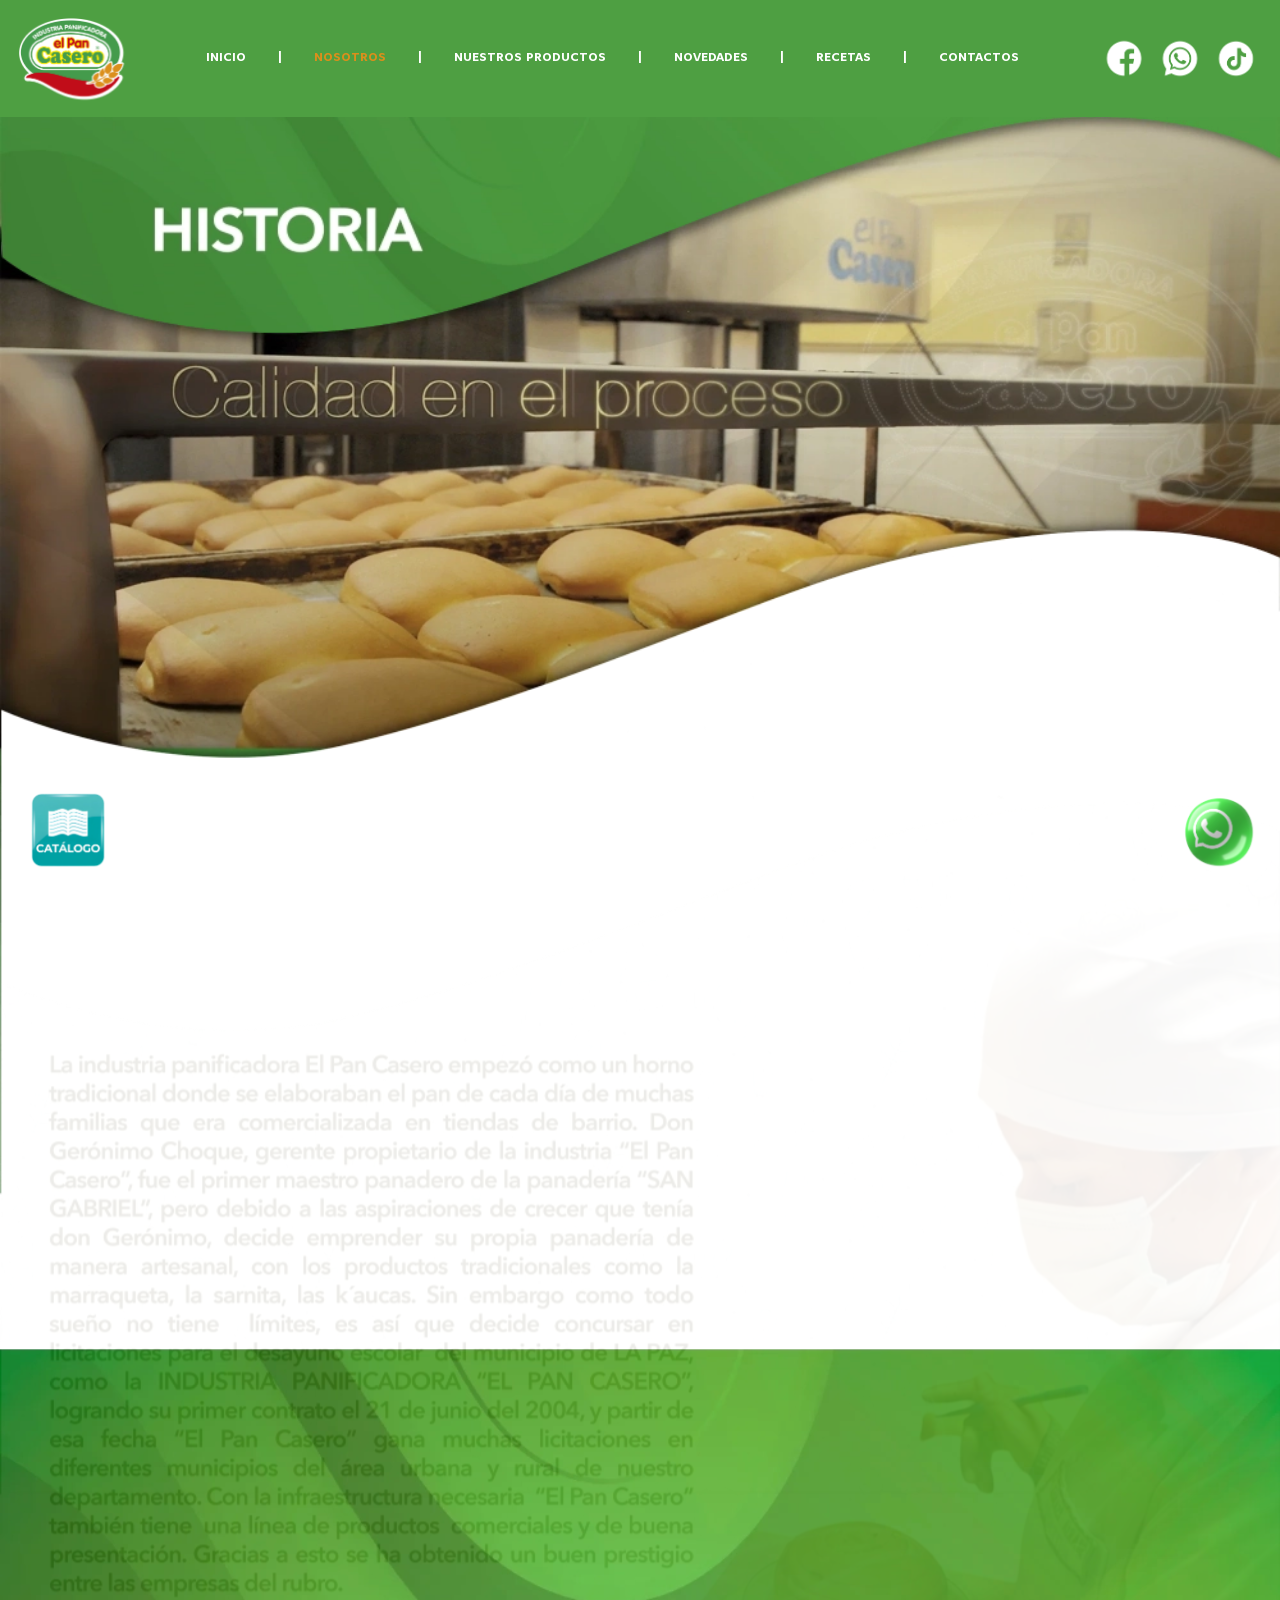
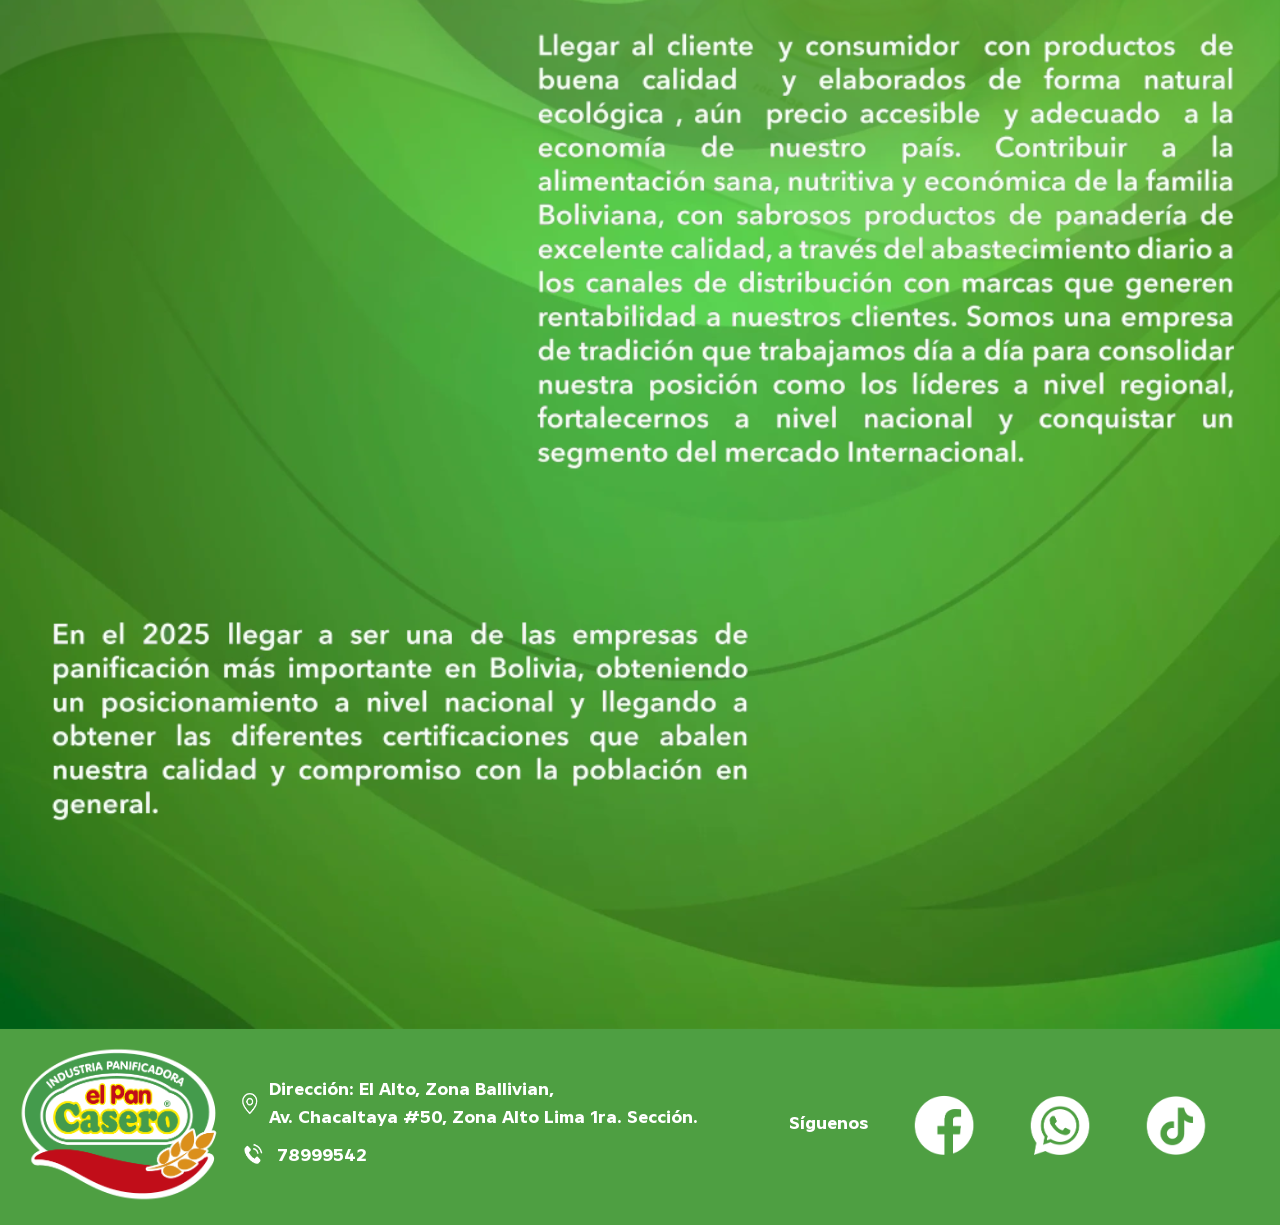
<file: nosotros.html>
<!DOCTYPE html>
<html lang="en">

<head>
    <meta charset="UTF-8">
    <meta name="viewport" content="width=device-width, initial-scale=1.0">
    <title>Pan Casero</title>
    <link rel="stylesheet" href="assets/css/style.css">
    <link rel="shortcut icon" type="image/x-icon" href="assets/img/inicio/logo.webp">
    <link rel="stylesheet" href="assets/librerias/css/flowbite.css">
    <link rel="stylesheet" href="assets/librerias/css/animate.min.css">

    <!-- Flip Book -->
    <link href="assets/libro/css/dflip.min.css" rel="stylesheet" type="text/css" />
    <link href="assets/libro/css/themify-icons.min.css" rel="stylesheet" type="text/css" />
    <link href="assets/libro/css/flipbook.css" rel="stylesheet" type="text/css" />

<body class="bg-white ">

    <!-- Inicio boton Whatsapp Flotante -->
    <div class="flotante hidden md:block">
        <a href="https://wa.link/gar0gy" target="_blank"><img src="assets/img/medios/whatsapp.png" alt=""></a>
    </div>
    <div class="flotante2 hidden md:block">
        <a data-modal-target="default-modal" data-modal-toggle="default-modal" class="cursor-pointer"><img
                src="assets/img/medios/catalogo.webp" alt=""></a>
    </div>

    <!-- Fin boton Whatsapp Flotante -->


    <!-- Inicio Navbar -->
    <nav class="bg-[#4e9f42]  fixed w-full z-20 top-0 start-0 ">
        <div class="w-full flex flex-wrap items-center justify-between mx-auto p-4">
            <a href="index.html"
                class="flex items-center space-x-3 rtl:space-x-reverse animate__animated animate__bounceInLeft">
                <img src="assets/img/inicio/logo.webp" class="w-20 lg:w-28 xl:w-28 " alt="Logo Pan Casero">
            </a>

            <div class="flex lg:order-2 xl:order-2 space-x-3 lg:space-x-0  animate__animated animate__bounceInRight">
                <a href="https://www.facebook.com/p/El-Pan-Casero-100063493093490/?locale=es_LA" target="_blank">
                    <img src="assets/img/inicio/ICONOS-01.webp" class="w-20 lg:w-14 hidden lg:block"
                        alt="Logo Facebook">
                </a>
                <a href="https://wa.link/gar0gy" target="_blank">
                    <img src="assets/img/inicio/ICONOS-02.webp" class="w-20 lg:w-14 hidden lg:block"
                        alt="Logo Whatsapp">
                </a>
                <a href="https://www.tiktok.com/@elpancaser?is_from_webapp=1&sender_device=pc" target="_blank">
                    <img src="assets/img/inicio/tiktok.webp" class="w-20 lg:w-14 hidden lg:block" alt="Logo Instagram">
                </a>
                <div class="md:hidden">
                    <a data-modal-target="default-modal-2" data-modal-toggle="default-modal-2"
                        class="cursor-pointer"><img class="w-15" src="assets/img/medios/catalogo.webp" alt=""></a>
                </div>
                <button data-collapse-toggle="navbar-sticky" type="button"
                    class="inline-flex items-center p-2 w-10 h-10 justify-center text-sm text-gray-500 rounded-lg lg:hidden hover:bg-gray-100 focus:outline-none focus:ring-2 focus:ring-gray-200 "
                    aria-controls="navbar-sticky" aria-expanded="false">
                    <span class="sr-only">Open main menu</span>
                    <svg class="w-5 h-5" aria-hidden="true" xmlns="http://www.w3.org/2000/svg" fill="none"
                        viewBox="0 0 17 14">
                        <path stroke="currentColor" stroke-linecap="round" stroke-linejoin="round" stroke-width="2"
                            d="M1 1h15M1 7h15M1 13h15" />
                    </svg>
                </button>
            </div>
            <div class="items-center justify-between hidden w-full lg:flex lg:w-auto lg:order-1 " id="navbar-sticky">
                <ul
                    class="flex flex-col p-4 lg:p-0 mt-4 font-medium rounded-lg lg:space-x-4 xl:space-x-8 rtl:space-x-reverse lg:flex-row lg:mt-0 lg:border-0 bg-[#4e9f42] ">
                    <li>
                        <a href="index.html"
                            class="block py-2 px-0 text-white text-sm lg:text-xs 2xl:text-base rounded-sm lg:bg-transparent lg:p-0 hover:text-[#db8f1b]"
                            aria-current="page">INICIO</a>
                    </li>
                    <li>
                        <a
                            class="hidden lg:block py-2 px-0 text-white text-sm lg:text-xs 2xl:text-base  rounded-sm hover:bg-[#3d7e34] lg:hover:bg-transparent lg:p-0 hover:text-[#db8f1b]">|</a>
                    </li>
                    <li>
                        <a href="nosotros.html"
                            class="block py-2 px-0 text-[#db8f1b] text-sm lg:text-xs 2xl:text-base  rounded-sm hover:bg-[#3d7e34] lg:hover:bg-transparent lg:p-0 hover:text-[#db8f1b]">NOSOTROS</a>
                    </li>
                    <li>
                        <a
                            class="hidden lg:block py-2 px-0 text-white text-sm lg:text-xs 2xl:text-base  rounded-sm hover:bg-[#3d7e34] lg:hover:bg-transparent lg:p-0 hover:text-[#db8f1b]">|</a>
                    </li>
                    <li class="relative">
                        <!-- BotOn dropdown -->
                        <button id="dropdownProductosButton" data-dropdown-toggle="dropdownProductos"
                            class="flex items-center py-2 px-0 text-white text-sm lg:text-xs 2xl:text-base rounded-sm hover:bg-[#3d7e34] lg:hover:bg-transparent lg:p-0 hover:cursor-pointer hover:text-[#db8f1b]"
                            type="button">
                            NUESTROS PRODUCTOS
                        </button>

                        <div id="dropdownProductos"
                            class="rounded-xl z-20 hidden bg-[#efefef] w-[100vw] lg:w-[80vw] xl:w-[60vw] 2xl:w-[60vw] h-[60vw] lg:h-[55vh] xl:h-[62vh] 2xl:h-[50vh] p-1 overflow-y-auto bg-[url('assets/img/nuestros_productos/navbar/soloTitulo.webp')] lg:bg-[url('assets/img/nuestros_productos/navbar/panadero.webp')] bg-contain bg-no-repeat bg-top">


                            <div class=" grid-cols-4 grid-rows-3 gap-1 h-full relative hidden lg:grid">


                                <div class="col-span-3 row-span-1 items-center justify-center z-10 ">

                                </div>

                                <!-- Productos -->
                                <div class="col-start-1 row-start-2 z-10 flex justify-end">
                                    <a href="lineas/reposteria.html" class="group block">
                                        <img src="assets/img/nuestros_productos/navbar/reposteria.webp"
                                            class="w-36 h-32 object-cover rounded-lg border-2 border-[#efefef] group-hover:border-[#4e9f42] transition-all"
                                            alt="Repostería">
                                    </a>
                                </div>

                                <div class="col-start-2 row-start-2 z-10 flex justify-center">
                                    <a href="lineas/panEspecial.html" class="group block">
                                        <img src="assets/img/nuestros_productos/navbar/pan_especial.webp"
                                            class="w-36 h-32 object-cover rounded-lg border-2 border-[#efefef] group-hover:border-[#4e9f42] transition-all"
                                            alt="Pan especial">
                                    </a>
                                </div>

                                <div class="col-start-3 row-start-2 z-10 flex justify-start">
                                    <a href="lineas/panMolde.html" class="group block">
                                        <img src="assets/img/nuestros_productos/navbar/pan_molde.webp"
                                            class="w-36 h-32 object-cover rounded-lg border-2 border-[#efefef] group-hover:border-[#4e9f42] transition-all"
                                            alt="Pan de molde">
                                    </a>
                                </div>

                                <div class="col-start-1 row-start-3 z-10 flex justify-end">
                                    <a href="lineas/pan.html" class="group block">
                                        <img src="assets/img/nuestros_productos/navbar/panaderia.webp"
                                            class="w-36 h-32 object-cover rounded-lg border-2 border-[#efefef] group-hover:border-[#4e9f42] transition-all"
                                            alt="Panadería">
                                    </a>
                                </div>

                                <div class="col-start-2 row-start-3 z-10 flex justify-center">
                                    <a href="lineas/queques.html" class="group block">
                                        <img src="assets/img/nuestros_productos/navbar/queques.webp"
                                            class="w-36 h-32 object-cover rounded-lg border-2 border-[#efefef] group-hover:border-[#4e9f42] transition-all"
                                            alt="Queques">
                                    </a>
                                </div>

                                <div class="row-span-3 col-start-4 row-start-1 z-10 p-4 rounded-lg">

                                </div>
                            </div>
                            <!-- Movil-->

                            <div class="grid grid-cols-3 grid-rows-2 gap-4 lg:hidden mt-[12%]">
                                <div>
                                    <a href="lineas/reposteria.html" class="group block">
                                        <img src="assets/img/nuestros_productos/navbar/reposteria.webp"
                                            class="w-[70%] md:w-28 md:h-22 object-cover rounded-lg border-2 border-[#efefef] group-hover:border-[#4e9f42] transition-all"
                                            alt="Repostería">
                                    </a>
                                </div>
                                <div>
                                    <a href="lineas/panEspecial.html" class="group block">
                                        <img src="assets/img/nuestros_productos/navbar/pan_especial.webp"
                                            class="w-[70%] md:w-28 md:h-22 object-cover rounded-lg border-2 border-[#efefef] group-hover:border-[#4e9f42] transition-all"
                                            alt="Pan especial">
                                    </a>
                                </div>
                                <div>
                                    <a href="lineas/panMolde.html" class="group block">
                                        <img src="assets/img/nuestros_productos/navbar/pan_molde.webp"
                                            class="w-[70%] md:w-28 md:h-22 object-cover rounded-lg border-2 border-[#efefef] group-hover:border-[#4e9f42] transition-all"
                                            alt="Pan de molde">
                                    </a>
                                </div>
                                <div>
                                    <a href="lineas/pan.html" class="group block">
                                        <img src="assets/img/nuestros_productos/navbar/panaderia.webp"
                                            class="w-[70%] md:w-28 md:h-22 object-cover rounded-lg border-2 border-[#efefef] group-hover:border-[#4e9f42] transition-all"
                                            alt="Panadería">
                                    </a>
                                </div>
                                <div><a href="lineas/queques.html" class="group block">
                                        <img src="assets/img/nuestros_productos/navbar/queques.webp"
                                            class="w-[70%] md:w-28 md:h-22 object-cover rounded-lg border-2 border-[#efefef] group-hover:border-[#4e9f42] transition-all"
                                            alt="Queques">
                                    </a></div>
                                <div></div>
                            </div>

                        </div>
                    </li>
                    <li>
                        <a
                            class="hidden lg:block py-2 px-0 text-white text-sm lg:text-xs 2xl:text-base  rounded-sm hover:bg-[#3d7e34] lg:hover:bg-transparent lg:p-0 hover:text-[#db8f1b]">|</a>
                    </li>
                    <li>
                        <a href="novedades.html"
                            class="block py-2 px-0 text-white text-sm lg:text-xs 2xl:text-base  rounded-sm hover:bg-[#3d7e34] lg:hover:bg-transparent lg:p-0 hover:text-[#db8f1b]">NOVEDADES</a>
                    </li>
                    <li>
                        <a
                            class="hidden lg:block py-2 px-0 text-white text-sm lg:text-xs 2xl:text-base  rounded-sm hover:bg-[#3d7e34] lg:hover:bg-transparent lg:p-0 hover:text-[#db8f1b]">|</a>
                    </li>
                    <li>
                        <a href="recetas.html"
                            class="block py-2 px-0 text-white text-sm lg:text-xs 2xl:text-base  rounded-sm hover:bg-[#3d7e34] lg:hover:bg-transparent lg:p-0 hover:text-[#db8f1b]">RECETAS</a>
                    </li>
                    <li>
                        <a
                            class="hidden lg:block py-2 px-0 text-white text-sm lg:text-xs 2xl:text-base  rounded-sm hover:bg-[#3d7e34] lg:hover:bg-transparent lg:p-0 hover:text-[#db8f1b]">|</a>
                    </li>
                    <li>
                        <a href="contactos.html"
                            class="block py-2 px-0 text-white  text-sm lg:text-xs 2xl:text-base rounded-sm hover:bg-[#3d7e34] lg:hover:bg-transparent lg:p-0 hover:text-[#db8f1b]">CONTACTOS</a>
                    </li>
                </ul>
            </div>
        </div>
    </nav>
    <!-- Fin Navbar -->

    <div class="bg-white md:min-h-screen">

        <div class="relative mt-25 bg-contain bg-center bg-repeat w-full hidden md:block"
            style="background-image: url('assets/img/nosotros/fondo.webp')">
            <img src="assets/img/nosotros/fondo_fondo.webp" class="w-[100%]" alt="nosotros">
            <img src="assets/img/nosotros/historia.webp"
                class="w-[100%] absolute top-0 animate__animated animate__fadeIn" alt="nosotros">
            <img src="assets/img/nosotros/calidad.webp"
                class="w-[100%] absolute top-0 animate__animated animate__fadeInUp -mt-1" alt="nosotros">
            <img src="assets/img/nosotros/palabras.webp" class="w-[100%] absolute top-0 -mt-1 gsap_palabras "
                alt="nosotros">
            <img src="assets/img/nosotros/mision_imagen.webp" class="w-[100%] absolute top-0 -mt-1 mision_imagen"
                alt="nosotros">
            <img src="assets/img/nosotros/mision_letras.webp" class="w-[100%] absolute top-0 -mt-1 mision_letras "
                alt="nosotros">
            <img src="assets/img/nosotros/vision_imagen.webp" class="w-[100%] absolute top-0 -mt-1.5 vision_imagen"
                alt="nosotros">
            <img src="assets/img/nosotros/vision_letras.webp" class="w-[100%] absolute top-0 -mt-1.5" alt="nosotros">

        </div>
    </div>
    <!-- Contenido Movil -->
    <div class="relative mt-25 bg-contain bg-center bg-repeat w-full md:hidden"
        style="background-image: url('assets/img/nosotros/fondo.webp')">
        <img src="assets/img/nosotros/fondo_fondo.webp" class="w-[100%]" alt="nosotros">
        <img src="assets/img/nosotros/historia.webp" class="w-[100%] absolute top-0 animate__animated animate__fadeIn"
            alt="nosotros">
        <img src="assets/img/nosotros/calidad.webp"
            class="w-[100%] absolute top-0 animate__animated animate__fadeInUp -mt-1" alt="nosotros">
        <img src="assets/img/nosotros/palabras.webp"
            class="w-[100%] absolute top-0 -mt-1 animate__animated animate__fadeInLeft " alt="nosotros">
        <img src="assets/img/nosotros/mision_imagen.webp"
            class="w-[100%] absolute top-0 -mt-1 animate__animated animate__fadeInLeft" alt="nosotros">
        <img src="assets/img/nosotros/mision_letras.webp" class="w-[100%] absolute top-0 -mt-1" alt="nosotros">
        <img src="assets/img/nosotros/vision_imagen.webp"
            class="w-[100%] absolute top-0 -mt-1.5 animate__animated animate__fadeInRight" alt="nosotros">
        <img src="assets/img/nosotros/vision_letras.webp" class="w-[100%] absolute top-0 -mt-1.5" alt="nosotros">

    </div>
    </div>








    <!-- Inicio Footer -->



    <div class="bg-[#4e9f42] text-white py-4 px-2 lg:px-4 lg:mb-10">
        <div class="w-full mx-auto">
            <!-- Primera fila (columnas 1 y 2 en móvil, todas en desktop) -->
            <div class="grid grid-cols-2 lg:grid-cols-3 gap-4 items-center">
                <!-- Logo -->
                <div class="flex justify-start">
                    <img src="assets/img/inicio/logo.webp" class="w-28 lg:w-48 xl:w-52" alt="Logo">
                </div>

                <!-- Información de contacto -->
                <div class="space-y-2 text-left lg:-ml-28 xl:-ml-50">
                    <div class="flex items-center justify-start gap-0">
                        <img src="assets/img/inicio/ICONOS-04.webp" class="w-6 h-6 lg:w-8 lg:h-8 "
                            alt="icono dirección">
                        <span class="text-xs lg:text-sm xl:text-lg">Dirección: El Alto, Zona Ballivian, <br>Av.
                            Chacaltaya #50, Zona Alto Lima
                            1ra. Sección.</span>
                    </div>
                    <div class="flex items-center justify-start gap-2">
                        <img src="assets/img/inicio/ICONOS-05.webp" class="w-6 h-6 lg:w-8 lg:h-8" alt="icono teléfono">
                        <span class="text-xs lg:text-sm xl:text-lg">78999542</span>
                    </div>
                </div>

                <!-- Espacio vacío en móvil (para mantener estructura de 2 columnas) -->
                <div class="hidden lg:block"></div>
            </div>

            <!-- Segunda fila (solo para móvil - redes sociales) -->
            <div class="lg:hidden flex justify-center mt-4 pr-15">
                <div class="flex items-center gap-0">
                    <span class="font-semibold text-sm">Síguenos</span>
                    <div class="flex space-x-1">
                        <a href="https://www.facebook.com/p/El-Pan-Casero-100063493093490/?locale=es_LA"
                            target="_blank">
                            <img src="assets/img/inicio/ICONOS-01.webp" class="w-12 h-auto" alt="Facebook">
                        </a>
                        <a href="https://wa.link/gar0gy" target="_blank">
                            <img src="assets/img/inicio/ICONOS-02.webp" class="w-12 h-auto" alt="WhatsApp">
                        </a>
                        <a href="https://www.tiktok.com/@elpancaser?is_from_webapp=1&sender_device=pc" target="_blank">
                            <img src="assets/img/inicio/tiktok.webp" class="w-12 h-auto" alt="Instagram">
                        </a>
                    </div>
                </div>
            </div>

            <!-- Tercera columna (solo en desktop) -->
            <div class="hidden lg:flex justify-end pr-10 -mt-30">
                <span class="font-semibold p-7 text-lg">Síguenos</span>
                <div class="flex space-x-5">
                    <a href="https://www.facebook.com/p/El-Pan-Casero-100063493093490/?locale=es_LA" target="_blank">
                        <img src="assets/img/inicio/ICONOS-01.webp" class="w-14 xl:w-24 h-auto" alt="Facebook">
                    </a>
                    <a href="https://wa.link/gar0gy" target="_blank">
                        <img src="assets/img/inicio/ICONOS-02.webp" class="w-14 xl:w-24 h-auto" alt="WhatsApp">
                    </a>
                    <a href="https://www.tiktok.com/@elpancaser?is_from_webapp=1&sender_device=pc" target="_blank">
                        <img src="assets/img/inicio/tiktok.webp" class="w-14 xl:w-24 h-auto" alt="Instagram">
                    </a>

                </div>
            </div>
        </div>
    </div>
    <!-- Fin Footer -->
    <!-- Modal modificado -->
    <div id="default-modal" tabindex="-1" aria-hidden="true"
        class="hidden fixed top-0 left-0 right-0 bottom-0 z-50 w-full overflow-hidden bg-gray-900/50 flex items-center justify-center">
        <div class="relative w-full max-w-5xl h-[90vh]">
            <!-- Modal content -->
            <div class="relative bg-white rounded-lg shadow-lg h-full flex flex-col">
                <!-- Modal header -->
                <div class="flex justify-end p-2">
                    <button type="button" class="text-gray-500 hover:text-gray-700" data-modal-hide="default-modal">
                        <svg class="w-6 h-6" fill="none" stroke="currentColor" viewBox="0 0 24 24">
                            <path stroke-linecap="round" stroke-linejoin="round" stroke-width="2"
                                d="M6 18L18 6M6 6l12 12"></path>
                        </svg>
                    </button>
                </div>
                <!-- Modal body -->
                <div class="flex-1 overflow-hidden p-4">
                    <div class="flipbook-container">
                        <div class="_df_book" height="100%" webgl="true" source="assets/libro/books/catalogo2025.pdf"
                            id="df_manual_book">
                        </div>
                    </div>
                </div>
            </div>
        </div>
    </div>
    <!-- Modal Movil -->
    <div id="default-modal-2" tabindex="-1" aria-hidden="true"
        class="hidden fixed top-0 left-0 right-0 bottom-0 z-50 w-full overflow-hidden bg-gray-900/50 flex items-center justify-center">
        <div class="relative w-full max-w-5xl h-[90vh]">
            <div class="relative bg-white rounded-lg shadow-lg h-full flex flex-col">
                <div class="flex justify-end p-2">
                    <button type="button" class="text-gray-500 hover:text-gray-700" data-modal-hide="default-modal-2">
                        <svg class="w-6 h-6" fill="none" stroke="currentColor" viewBox="0 0 24 24">
                            <path stroke-linecap="round" stroke-linejoin="round" stroke-width="2"
                                d="M6 18L18 6M6 6l12 12"></path>
                        </svg>
                    </button>
                </div>
                <div class="flex-1 overflow-hidden p-4">
                    <div class="flipbook-container">
                        <div class="_df_book" style="height: 40vh; width: 45vh;" webgl="true"
                            source="assets/libro/books/catalogo2025.pdf" id="df_manual_book"></div>
                    </div>
                </div>
            </div>
        </div>
    </div>
    <!-- Libro  -->
    <script src="assets/librerias/js/tailwind.js"></script>
    <script src="assets/librerias/js/flowbite.js"></script>
    <script src="assets/js/index.js"></script>
    <script src="assets/libro/js/libs/jquery.min.js" type="text/javascript" defer></script>
    <script src="assets/libro/js/libs/three.min.js" type="text/javascript" defer></script>
    <script src="assets/libro/js/libs/compatibility.js" type="text/javascript" defer></script>
    <script src="assets/libro/js/libs/mockup.min.js" type="text/javascript" defer></script>
    <script src="assets/libro/js/dflip.min.js" type="text/javascript" defer></script>
    <script src="assets/libro/js/flipbook.js" defer></script>

    <script src="assets/librerias/js/gsap.min.js" defer></script>
    <script src="assets/librerias/js/scrollTrigger.min.js" defer></script>
    <script src="assets/js/animation_gsap.js" defer></script>
</body>

</html>
</file>
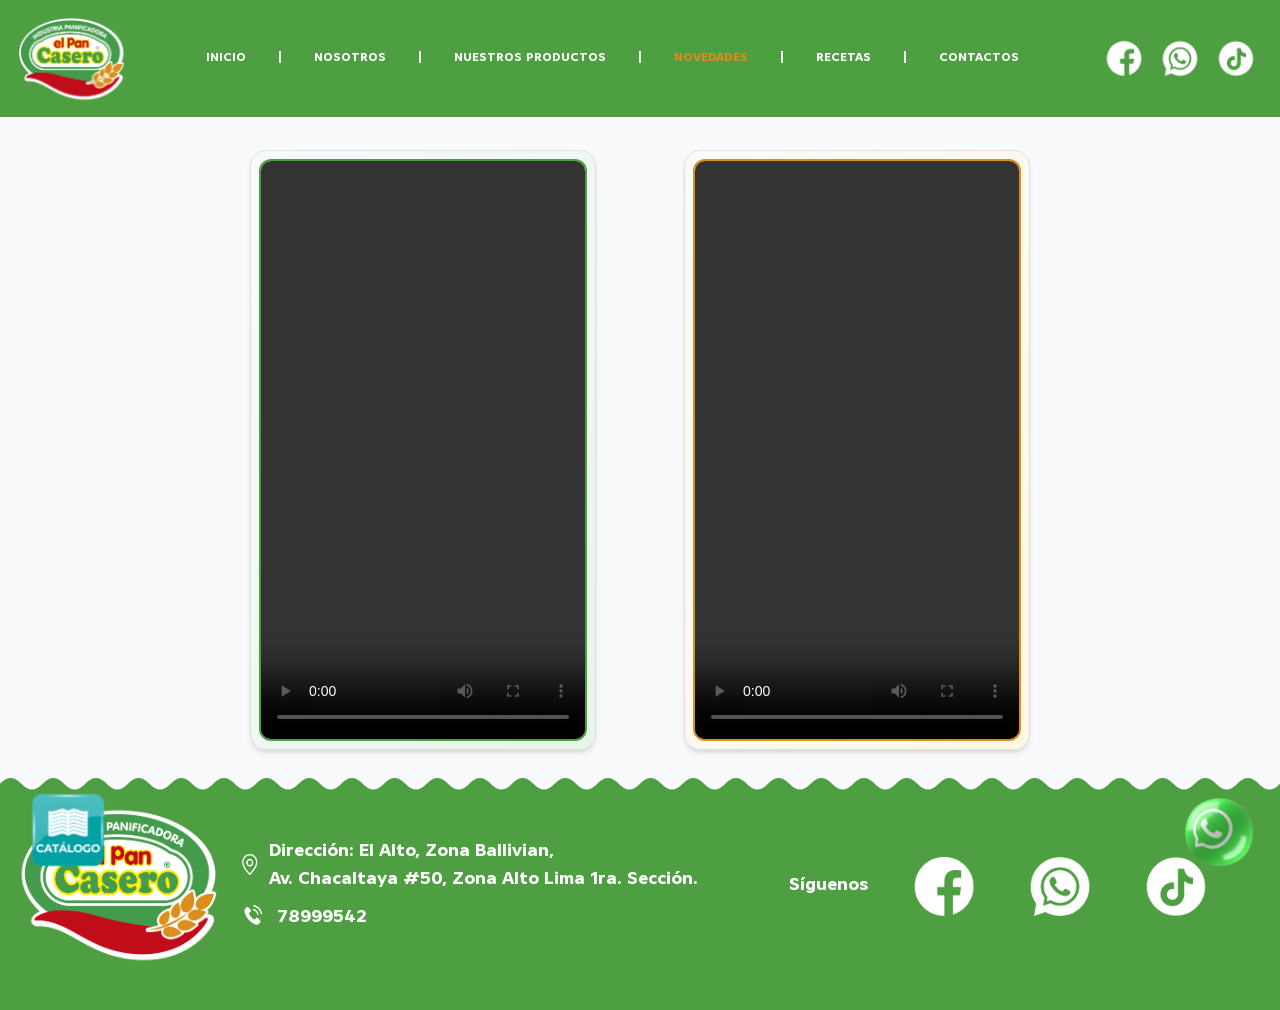
<file: novedades.html>
<!DOCTYPE html>
<html lang="en">

<head>
    <meta charset="UTF-8">
    <meta name="viewport" content="width=device-width, initial-scale=1.0">
    <title>Pan Casero</title>
    <link rel="stylesheet" href="assets/css/style.css">
    <link rel="shortcut icon" type="image/x-icon" href="assets/img/inicio/logo.webp">
    <link rel="stylesheet" href="assets/librerias/css/flowbite.css">
    <link rel="stylesheet" href="assets/librerias/css/animate.min.css">
    <script src="assets/librerias/js/tailwind.js"></script>
    <script src="assets/librerias/js/flowbite.js"></script>
    <script src="assets/js/index.js"></script>
    <!-- Flip Book -->
    <link href="assets/libro/css/dflip.min.css" rel="stylesheet" type="text/css" />
    <link href="assets/libro/css/themify-icons.min.css" rel="stylesheet" type="text/css" />
    <link href="assets/libro/css/flipbook.css" rel="stylesheet" type="text/css" />

<body class="min-h-screen ">

    <!-- Inicio boton Whatsapp Flotante -->
    <div class="flotante hidden md:block">
        <a href="https://wa.link/gar0gy" target="_blank"><img src="assets/img/medios/whatsapp.png" alt=""></a>
    </div>
    <div class="flotante2 hidden md:block">
        <a data-modal-target="default-modal" data-modal-toggle="default-modal" class="cursor-pointer"><img
                src="assets/img/medios/catalogo.webp" alt=""></a>
    </div>
    <!-- Fin boton Whatsapp Flotante -->


    <!-- Inicio Navbar -->
    <nav class="bg-[#4e9f42]  fixed w-full z-20 top-0 start-0 ">
        <div class="w-full flex flex-wrap items-center justify-between mx-auto p-4">
            <a href="index.html"
                class="flex items-center space-x-3 rtl:space-x-reverse animate__animated animate__bounceInLeft">
                <img src="assets/img/inicio/logo.webp" class="w-20 lg:w-28 xl:w-28 " alt="Logo Pan Casero">
            </a>

            <div class="flex lg:order-2 xl:order-2 space-x-3 lg:space-x-0  animate__animated animate__bounceInRight">
                <a href="https://www.facebook.com/p/El-Pan-Casero-100063493093490/?locale=es_LA" target="_blank">
                    <img src="assets/img/inicio/ICONOS-01.webp" class="w-20 lg:w-14 hidden lg:block"
                        alt="Logo Facebook">
                </a>
                <a href="https://wa.link/gar0gy" target="_blank">
                    <img src="assets/img/inicio/ICONOS-02.webp" class="w-20 lg:w-14 hidden lg:block"
                        alt="Logo Whatsapp">
                </a>
                <a href="https://www.tiktok.com/@elpancaser?is_from_webapp=1&sender_device=pc" target="_blank">
                    <img src="assets/img/inicio/tiktok.webp" class="w-20 lg:w-14 hidden lg:block" alt="Logo Instagram">
                </a>
                <div class="md:hidden">
                    <a data-modal-target="default-modal-2" data-modal-toggle="default-modal-2"
                        class="cursor-pointer"><img class="w-15" src="assets/img/medios/catalogo.webp" alt=""></a>
                </div>
                <button data-collapse-toggle="navbar-sticky" type="button"
                    class="inline-flex items-center p-2 w-10 h-10 justify-center text-sm text-gray-500 rounded-lg lg:hidden hover:bg-gray-100 focus:outline-none focus:ring-2 focus:ring-gray-200 "
                    aria-controls="navbar-sticky" aria-expanded="false">
                    <span class="sr-only">Open main menu</span>
                    <svg class="w-5 h-5" aria-hidden="true" xmlns="http://www.w3.org/2000/svg" fill="none"
                        viewBox="0 0 17 14">
                        <path stroke="currentColor" stroke-linecap="round" stroke-linejoin="round" stroke-width="2"
                            d="M1 1h15M1 7h15M1 13h15" />
                    </svg>
                </button>
            </div>
            <div class="items-center justify-between hidden w-full lg:flex lg:w-auto lg:order-1 " id="navbar-sticky">
                <ul
                    class="flex flex-col p-4 lg:p-0 mt-4 font-medium rounded-lg lg:space-x-4 xl:space-x-8 rtl:space-x-reverse lg:flex-row lg:mt-0 lg:border-0 bg-[#4e9f42] ">
                    <li>
                        <a href="index.html"
                            class="block py-2 px-0 text-white text-sm lg:text-xs 2xl:text-base rounded-sm lg:bg-transparent lg:p-0 hover:text-[#db8f1b]"
                            aria-current="page">INICIO</a>
                    </li>
                    <li>
                        <a
                            class="hidden lg:block py-2 px-0 text-white text-sm lg:text-xs 2xl:text-base  rounded-sm hover:bg-[#3d7e34] lg:hover:bg-transparent lg:p-0 hover:text-[#db8f1b]">|</a>
                    </li>
                    <li>
                        <a href="nosotros.html"
                            class="block py-2 px-0 text-white text-sm lg:text-xs 2xl:text-base  rounded-sm hover:bg-[#3d7e34] lg:hover:bg-transparent lg:p-0 hover:text-[#db8f1b]">NOSOTROS</a>
                    </li>
                    <li>
                        <a
                            class="hidden lg:block py-2 px-0 text-white text-sm lg:text-xs 2xl:text-base  rounded-sm hover:bg-[#3d7e34] lg:hover:bg-transparent lg:p-0 hover:text-[#db8f1b]">|</a>
                    </li>
                    <li class="relative">
                        <!-- BotOn dropdown -->
                        <button id="dropdownProductosButton" data-dropdown-toggle="dropdownProductos"
                            class="flex items-center py-2 px-0 text-white text-sm lg:text-xs 2xl:text-base rounded-sm hover:bg-[#3d7e34] lg:hover:bg-transparent lg:p-0 hover:cursor-pointer hover:text-[#db8f1b]"
                            type="button">
                            NUESTROS PRODUCTOS
                        </button>

                        <div id="dropdownProductos"
                            class="rounded-xl z-20 hidden bg-[#efefef] w-[100vw] lg:w-[80vw] xl:w-[60vw] 2xl:w-[60vw] h-[60vw] lg:h-[55vh] xl:h-[62vh] 2xl:h-[50vh] p-1 overflow-y-auto bg-[url('assets/img/nuestros_productos/navbar/soloTitulo.webp')] lg:bg-[url('assets/img/nuestros_productos/navbar/panadero.webp')] bg-contain bg-no-repeat bg-top">


                            <div class=" grid-cols-4 grid-rows-3 gap-1 h-full relative hidden lg:grid">


                                <div class="col-span-3 row-span-1 items-center justify-center z-10 ">

                                </div>

                                <!-- Productos -->
                                <div class="col-start-1 row-start-2 z-10 flex justify-end">
                                    <a href="lineas/reposteria.html" class="group block">
                                        <img src="assets/img/nuestros_productos/navbar/reposteria.webp"
                                            class="w-36 h-32 object-cover rounded-lg border-2 border-[#efefef] group-hover:border-[#4e9f42] transition-all"
                                            alt="Repostería">
                                    </a>
                                </div>

                                <div class="col-start-2 row-start-2 z-10 flex justify-center">
                                    <a href="lineas/panEspecial.html" class="group block">
                                        <img src="assets/img/nuestros_productos/navbar/pan_especial.webp"
                                            class="w-36 h-32 object-cover rounded-lg border-2 border-[#efefef] group-hover:border-[#4e9f42] transition-all"
                                            alt="Pan especial">
                                    </a>
                                </div>

                                <div class="col-start-3 row-start-2 z-10 flex justify-start">
                                    <a href="lineas/panMolde.html" class="group block">
                                        <img src="assets/img/nuestros_productos/navbar/pan_molde.webp"
                                            class="w-36 h-32 object-cover rounded-lg border-2 border-[#efefef] group-hover:border-[#4e9f42] transition-all"
                                            alt="Pan de molde">
                                    </a>
                                </div>

                                <div class="col-start-1 row-start-3 z-10 flex justify-end">
                                    <a href="lineas/pan.html" class="group block">
                                        <img src="assets/img/nuestros_productos/navbar/panaderia.webp"
                                            class="w-36 h-32 object-cover rounded-lg border-2 border-[#efefef] group-hover:border-[#4e9f42] transition-all"
                                            alt="Panadería">
                                    </a>
                                </div>

                                <div class="col-start-2 row-start-3 z-10 flex justify-center">
                                    <a href="lineas/queques.html" class="group block">
                                        <img src="assets/img/nuestros_productos/navbar/queques.webp"
                                            class="w-36 h-32 object-cover rounded-lg border-2 border-[#efefef] group-hover:border-[#4e9f42] transition-all"
                                            alt="Queques">
                                    </a>
                                </div>

                                <div class="row-span-3 col-start-4 row-start-1 z-10 p-4 rounded-lg">

                                </div>
                            </div>
                            <!-- Movil-->

                            <div class="grid grid-cols-3 grid-rows-2 gap-4 lg:hidden mt-[12%]">
                                <div>
                                    <a href="lineas/reposteria.html" class="group block">
                                        <img src="assets/img/nuestros_productos/navbar/reposteria.webp"
                                            class="w-[70%] md:w-28 md:h-22 object-cover rounded-lg border-2 border-[#efefef] group-hover:border-[#4e9f42] transition-all"
                                            alt="Repostería">
                                    </a>
                                </div>
                                <div>
                                    <a href="lineas/panEspecial.html" class="group block">
                                        <img src="assets/img/nuestros_productos/navbar/pan_especial.webp"
                                            class="w-[70%] md:w-28 md:h-22 object-cover rounded-lg border-2 border-[#efefef] group-hover:border-[#4e9f42] transition-all"
                                            alt="Pan especial">
                                    </a>
                                </div>
                                <div>
                                    <a href="lineas/panMolde.html" class="group block">
                                        <img src="assets/img/nuestros_productos/navbar/pan_molde.webp"
                                            class="w-[70%] md:w-28 md:h-22 object-cover rounded-lg border-2 border-[#efefef] group-hover:border-[#4e9f42] transition-all"
                                            alt="Pan de molde">
                                    </a>
                                </div>
                                <div>
                                    <a href="lineas/pan.html" class="group block">
                                        <img src="assets/img/nuestros_productos/navbar/panaderia.webp"
                                            class="w-[70%] md:w-28 md:h-22 object-cover rounded-lg border-2 border-[#efefef] group-hover:border-[#4e9f42] transition-all"
                                            alt="Panadería">
                                    </a>
                                </div>
                                <div><a href="lineas/queques.html" class="group block">
                                        <img src="assets/img/nuestros_productos/navbar/queques.webp"
                                            class="w-[70%] md:w-28 md:h-22 object-cover rounded-lg border-2 border-[#efefef] group-hover:border-[#4e9f42] transition-all"
                                            alt="Queques">
                                    </a></div>
                                <div></div>
                            </div>

                        </div>
                    </li>
                    <li>
                        <a
                            class="hidden lg:block py-2 px-0 text-white text-sm lg:text-xs 2xl:text-base  rounded-sm hover:bg-[#3d7e34] lg:hover:bg-transparent lg:p-0 hover:text-[#db8f1b]">|</a>
                    </li>
                    <li>
                        <a href="novedades.html"
                            class="block py-2 px-0 text-[#db8f1b] text-sm lg:text-xs 2xl:text-base  rounded-sm hover:bg-[#3d7e34] lg:hover:bg-transparent lg:p-0 hover:text-[#db8f1b]">NOVEDADES</a>
                    </li>
                    <li>
                        <a
                            class="hidden lg:block py-2 px-0 text-white text-sm lg:text-xs 2xl:text-base  rounded-sm hover:bg-[#3d7e34] lg:hover:bg-transparent lg:p-0 hover:text-[#db8f1b]">|</a>
                    </li>
                    <li>
                        <a href="recetas.html"
                            class="block py-2 px-0 text-white text-sm lg:text-xs 2xl:text-base  rounded-sm hover:bg-[#3d7e34] lg:hover:bg-transparent lg:p-0 hover:text-[#db8f1b]">RECETAS</a>
                    </li>
                    <li>
                        <a
                            class="hidden lg:block py-2 px-0 text-white text-sm lg:text-xs 2xl:text-base  rounded-sm hover:bg-[#3d7e34] lg:hover:bg-transparent lg:p-0 hover:text-[#db8f1b]">|</a>
                    </li>
                    <li>
                        <a href="contactos.html"
                            class="block py-2 px-0 text-white  text-sm lg:text-xs 2xl:text-base rounded-sm hover:bg-[#3d7e34] lg:hover:bg-transparent lg:p-0 hover:text-[#db8f1b]">CONTACTOS</a>
                    </li>
                </ul>
            </div>
        </div>
    </nav>
    <!-- Fin Navbar -->



    <div
        class="paraNavbar w-full flex flex-col md:flex-row items-center justify-center gap-0 md:gap-3 bg-[#f8fafc] py-10">
        <!-- Video 1 -->
        <div class="w-full md:w-1/2 flex justify-center md:justify-end md:mr-[3%]">
            <div
                class="rounded-2xl overflow-hidden shadow-md bg-gradient-to-br from-[#f8fafc] to-[#e8f5e9] border border-[#e0e0e0] p-1 md:p-2 w-[90vw] md:w-[27vw] flex items-center justify-center transition-all duration-300 hover:shadow-xl hover:border-[#4e9f42]">
                <video controls
                    class="w-full aspect-[9/16] max-h-[70vh] object-cover rounded-xl border-2 border-[#4e9f42] bg-[#f4f4f4] transition-all duration-300 hover:scale-[1.02]">
                    <source src="assets/img/novedades/pancho1.mp4" type="video/mp4">
                    Tu navegador no soporta el video.
                </video>
            </div>
        </div>
        <!-- Video 2 -->
        <div class="w-full md:w-1/2 flex justify-center md:justify-start mt-1 md:mt-0 md:ml-[3%]">
            <div
                class="rounded-2xl overflow-hidden shadow-md bg-gradient-to-br from-[#f8fafc] to-[#fff8e1] border border-[#e0e0e0] p-1 md:p-2 w-[90vw] md:w-[27vw] flex items-center justify-center transition-all duration-300 hover:shadow-xl hover:border-[#db8f1b]">
                <video controls
                    class="w-full aspect-[9/16] max-h-[70vh] object-cover rounded-xl border-2 border-[#db8f1b] bg-[#f4f4f4] transition-all duration-300 hover:scale-[1.02]">
                    <source src="assets/img/novedades/pancho2.mp4" type="video/mp4">
                    Tu navegador no soporta el video.
                </video>
            </div>
        </div>
    </div>











    <!-- Inicio Footer -->

    <div class="relative -mt-10 hidden md:block">
        <svg class="w-full h-6 md:h-10" viewBox="0 0 1200 45" preserveAspectRatio="none">
            <path
                d="M0,45 L0,38 Q10,25 20,38 T40,38 T60,38 T80,38 T100,38 T120,38 T140,38 T160,38 T180,38 T200,38 T220,38 T240,38 T260,38 T280,38 T300,38 T320,38 T340,38 T360,38 T380,38 T400,38 T420,38 T440,38 T460,38 T480,38 T500,38 T520,38 T540,38 T560,38 T580,38 T600,38 T620,38 T640,38 T660,38 T680,38 T700,38 T720,38 T740,38 T760,38 T780,38 T800,38 T820,38 T840,38 T860,38 T880,38 T900,38 T920,38 T940,38 T960,38 T980,38 T1000,38 T1020,38 T1040,38 T1060,38 T1080,38 T1100,38 T1120,38 T1140,38 T1160,38 T1180,38 T1200,38 L1200,45 Z"
                fill="#4e9f42"></path>
        </svg>
    </div>
    <div class="relative -mt-6 md:hidden">
        <svg class="w-full h-6 md:h-8" viewBox="0 0 1200 40" preserveAspectRatio="none">
            <path
                d="M0,40 L0,35 Q20,25 40,35 T80,35 T120,35 T160,35 T200,35 T240,35 T280,35 T320,35 T360,35 T400,35 T440,35 T480,35 T520,35 T560,35 T600,35 T640,35 T680,35 T720,35 T760,35 T800,35 T840,35 T880,35 T920,35 T960,35 T1000,35 T1040,35 T1080,35 T1120,35 T1160,35 T1200,35 L1200,40 Z"
                fill="#4e9f42"></path>
        </svg>
    </div>

    <div class="bg-[#4e9f42] text-white py-4 px-2 lg:px-4 lg:mb-10">
    <div class="w-full mx-auto">
      <!-- Primera fila (columnas 1 y 2 en móvil, todas en desktop) -->
      <div class="grid grid-cols-2 lg:grid-cols-3 gap-4 items-center">
        <!-- Logo -->
        <div class="flex justify-start">
          <img src="assets/img/inicio/logo.webp" class="w-28 lg:w-48 xl:w-52" alt="Logo">
        </div>

        <!-- Información de contacto -->
        <div class="space-y-2 text-left lg:-ml-28 xl:-ml-50">
          <div class="flex items-center justify-start gap-0">
            <img src="assets/img/inicio/ICONOS-04.webp" class="w-6 h-6 lg:w-8 lg:h-8 " alt="icono dirección">
            <span class="text-xs lg:text-sm xl:text-lg">Dirección: El Alto, Zona Ballivian, <br>Av. Chacaltaya #50, Zona Alto Lima
              1ra. Sección.</span>
          </div>
          <div class="flex items-center justify-start gap-2">
            <img src="assets/img/inicio/ICONOS-05.webp" class="w-6 h-6 lg:w-8 lg:h-8" alt="icono teléfono">
            <span class="text-xs lg:text-sm xl:text-lg">78999542</span>
          </div>
        </div>

        <!-- Espacio vacío en móvil (para mantener estructura de 2 columnas) -->
        <div class="hidden lg:block"></div>
      </div>

      <!-- Segunda fila (solo para móvil - redes sociales) -->
      <div class="lg:hidden flex justify-center mt-4 pr-15">
        <div class="flex items-center gap-0">
          <span class="font-semibold text-sm">Síguenos</span>
          <div class="flex space-x-1">
            <a href="https://www.facebook.com/p/El-Pan-Casero-100063493093490/?locale=es_LA" target="_blank">
              <img src="assets/img/inicio/ICONOS-01.webp" class="w-12 h-auto" alt="Facebook">
            </a>
            <a href="https://wa.link/gar0gy" target="_blank">
              <img src="assets/img/inicio/ICONOS-02.webp" class="w-12 h-auto" alt="WhatsApp">
            </a>
            <a href="https://www.tiktok.com/@elpancaser?is_from_webapp=1&sender_device=pc" target="_blank">
              <img src="assets/img/inicio/tiktok.webp" class="w-12 h-auto" alt="Instagram">
            </a>
          </div>
        </div>
      </div>

      <!-- Tercera columna (solo en desktop) -->
      <div class="hidden lg:flex justify-end pr-10 -mt-30">
        <span class="font-semibold p-7 text-lg">Síguenos</span>
        <div class="flex space-x-5">
          <a href="https://www.facebook.com/p/El-Pan-Casero-100063493093490/?locale=es_LA" target="_blank">
            <img src="assets/img/inicio/ICONOS-01.webp" class="w-14 xl:w-24 h-auto" alt="Facebook">
          </a>
          <a href="https://wa.link/gar0gy" target="_blank">
            <img src="assets/img/inicio/ICONOS-02.webp" class="w-14 xl:w-24 h-auto" alt="WhatsApp">
          </a>
          <a href="https://www.tiktok.com/@elpancaser?is_from_webapp=1&sender_device=pc" target="_blank">
            <img src="assets/img/inicio/tiktok.webp" class="w-14 xl:w-24 h-auto" alt="Instagram">
          </a>

        </div>
      </div>
    </div>
  </div>
    <!-- Fin Footer -->
    <!-- Modal modificado -->
    <div id="default-modal" tabindex="-1" aria-hidden="true"
        class="hidden fixed top-0 left-0 right-0 bottom-0 z-50 w-full overflow-hidden bg-gray-900/50 flex items-center justify-center">
        <div class="relative w-full max-w-5xl h-[90vh]">
            <!-- Modal content -->
            <div class="relative bg-white rounded-lg shadow-lg h-full flex flex-col">
                <!-- Modal header -->
                <div class="flex justify-end p-2">
                    <button type="button" class="text-gray-500 hover:text-gray-700" data-modal-hide="default-modal">
                        <svg class="w-6 h-6" fill="none" stroke="currentColor" viewBox="0 0 24 24">
                            <path stroke-linecap="round" stroke-linejoin="round" stroke-width="2"
                                d="M6 18L18 6M6 6l12 12"></path>
                        </svg>
                    </button>
                </div>
                <!-- Modal body -->
                <div class="flex-1 overflow-hidden p-4">
                    <div class="flipbook-container">
                        <div class="_df_book" height="100%" webgl="true" source="assets/libro/books/catalogo2025.pdf"
                            id="df_manual_book">
                        </div>
                    </div>
                </div>
            </div>
        </div>
    </div>
    <!-- Modal Movil -->
    <div id="default-modal-2" tabindex="-1" aria-hidden="true"
        class="hidden fixed top-0 left-0 right-0 bottom-0 z-50 w-full overflow-hidden bg-gray-900/50 flex items-center justify-center">
        <div class="relative w-full max-w-5xl h-[90vh]">
            <div class="relative bg-white rounded-lg shadow-lg h-full flex flex-col">
                <div class="flex justify-end p-2">
                    <button type="button" class="text-gray-500 hover:text-gray-700" data-modal-hide="default-modal-2">
                        <svg class="w-6 h-6" fill="none" stroke="currentColor" viewBox="0 0 24 24">
                            <path stroke-linecap="round" stroke-linejoin="round" stroke-width="2"
                                d="M6 18L18 6M6 6l12 12"></path>
                        </svg>
                    </button>
                </div>
                <div class="flex-1 overflow-hidden p-4">
                    <div class="flipbook-container">
                        <div class="_df_book" style="height: 40vh; width: 45vh;" webgl="true"
                            source="assets/libro/books/catalogo2025.pdf" id="df_manual_book"></div>
                    </div>
                </div>
            </div>
        </div>
    </div>
    <!-- Libro  -->
    <script src="assets/libro/js/libs/jquery.min.js" type="text/javascript"></script>
    <script src="assets/libro/js/libs/three.min.js" type="text/javascript"></script>
    <script src="assets/libro/js/libs/compatibility.js" type="text/javascript"></script>
    <script src="assets/libro/js/libs/mockup.min.js" type="text/javascript"></script>
    <script src="assets/libro/js/libs/pdf.min.js" type="text/javascript"></script>
    <script src="assets/libro/js/libs/pdf.worker.min.js" type="text/javascript"></script>
    <script src="assets/libro/js/dflip.min.js" type="text/javascript"></script>
    <script src="assets/libro/js/flipbook.js"></script>

</body>

</html>
</file>
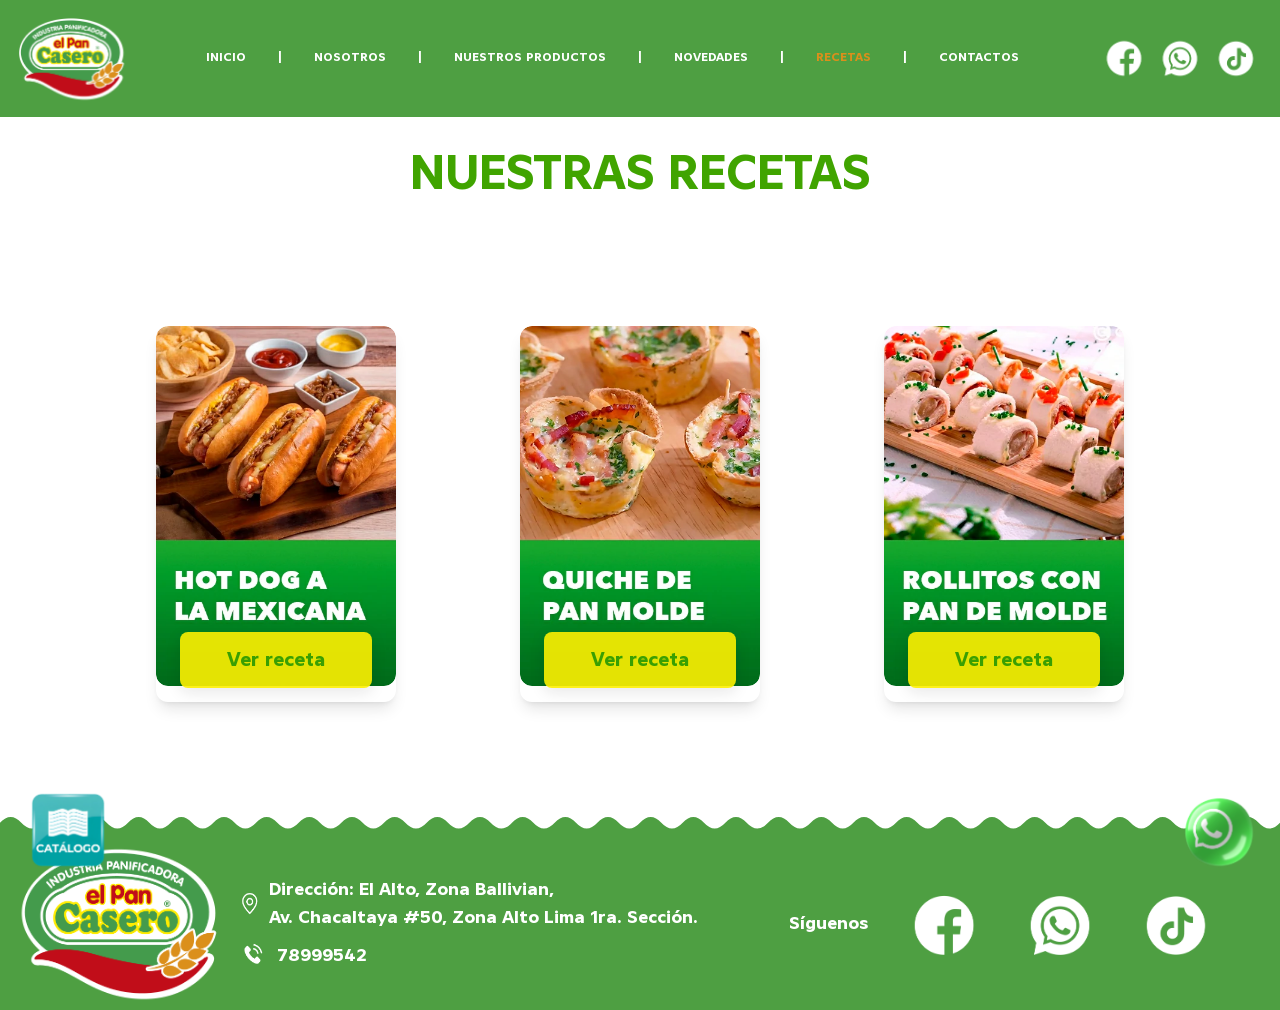
<file: recetas.html>
<!DOCTYPE html>
<html lang="en">

<head>
    <meta charset="UTF-8">
    <meta name="viewport" content="width=device-width, initial-scale=1.0">
    <title>Pan Casero</title>
    <link rel="stylesheet" href="assets/css/style.css">
    <link rel="shortcut icon" type="image/x-icon" href="assets/img/inicio/logo.webp">
    <link rel="stylesheet" href="assets/librerias/css/flowbite.css">
    <link rel="stylesheet" href="assets/librerias/css/animate.min.css">
    <script src="assets/librerias/js/tailwind.js"></script>
    <script src="assets/librerias/js/flowbite.js"></script>
    <script src="assets/js/index.js"></script>
    <!-- Flip Book -->
    <link href="assets/libro/css/dflip.min.css" rel="stylesheet" type="text/css" />
    <link href="assets/libro/css/themify-icons.min.css" rel="stylesheet" type="text/css" />
    <link href="assets/libro/css/flipbook.css" rel="stylesheet" type="text/css" />

<body class="min-h-screen ">

    <!-- Inicio boton Whatsapp Flotante -->
    <div class="flotante hidden md:block">
        <a href="https://wa.link/gar0gy" target="_blank"><img src="assets/img/medios/whatsapp.png" alt=""></a>
    </div>
    <div class="flotante2 hidden md:block">
        <a data-modal-target="default-modal" data-modal-toggle="default-modal" class="cursor-pointer"><img
                src="assets/img/medios/catalogo.webp" alt=""></a>
    </div>
    <!-- Fin boton Whatsapp Flotante -->


    <!-- Inicio Navbar -->
    <nav class="bg-[#4e9f42]  fixed w-full z-20 top-0 start-0 ">
        <div class="w-full flex flex-wrap items-center justify-between mx-auto p-4">
            <a href="index.html"
                class="flex items-center space-x-3 rtl:space-x-reverse animate__animated animate__bounceInLeft">
                <img src="assets/img/inicio/logo.webp" class="w-20 lg:w-28 xl:w-28 " alt="Logo Pan Casero">
            </a>

            <div class="flex lg:order-2 xl:order-2 space-x-3 lg:space-x-0  animate__animated animate__bounceInRight">
                <a href="https://www.facebook.com/p/El-Pan-Casero-100063493093490/?locale=es_LA" target="_blank">
                    <img src="assets/img/inicio/ICONOS-01.webp" class="w-20 lg:w-14 hidden lg:block"
                        alt="Logo Facebook">
                </a>
                <a href="https://wa.link/gar0gy" target="_blank">
                    <img src="assets/img/inicio/ICONOS-02.webp" class="w-20 lg:w-14 hidden lg:block"
                        alt="Logo Whatsapp">
                </a>
                <a href="https://www.tiktok.com/@elpancaser?is_from_webapp=1&sender_device=pc" target="_blank">
                    <img src="assets/img/inicio/tiktok.webp" class="w-20 lg:w-14 hidden lg:block" alt="Logo Instagram">
                </a>
                <div class="md:hidden">
                    <a data-modal-target="default-modal-2" data-modal-toggle="default-modal-2"
                        class="cursor-pointer"><img class="w-15" src="assets/img/medios/catalogo.webp" alt=""></a>
                </div>
                <button data-collapse-toggle="navbar-sticky" type="button"
                    class="inline-flex items-center p-2 w-10 h-10 justify-center text-sm text-gray-500 rounded-lg lg:hidden hover:bg-gray-100 focus:outline-none focus:ring-2 focus:ring-gray-200 "
                    aria-controls="navbar-sticky" aria-expanded="false">
                    <span class="sr-only">Open main menu</span>
                    <svg class="w-5 h-5" aria-hidden="true" xmlns="http://www.w3.org/2000/svg" fill="none"
                        viewBox="0 0 17 14">
                        <path stroke="currentColor" stroke-linecap="round" stroke-linejoin="round" stroke-width="2"
                            d="M1 1h15M1 7h15M1 13h15" />
                    </svg>
                </button>
            </div>
            <div class="items-center justify-between hidden w-full lg:flex lg:w-auto lg:order-1 " id="navbar-sticky">
                <ul
                    class="flex flex-col p-4 lg:p-0 mt-4 font-medium rounded-lg lg:space-x-4 xl:space-x-8 rtl:space-x-reverse lg:flex-row lg:mt-0 lg:border-0 bg-[#4e9f42] ">
                    <li>
                        <a href="index.html"
                            class="block py-2 px-0 text-white text-sm lg:text-xs 2xl:text-base rounded-sm lg:bg-transparent lg:p-0 hover:text-[#db8f1b]"
                            aria-current="page">INICIO</a>
                    </li>
                    <li>
                        <a
                            class="hidden lg:block py-2 px-0 text-white text-sm lg:text-xs 2xl:text-base  rounded-sm hover:bg-[#3d7e34] lg:hover:bg-transparent lg:p-0 hover:text-[#db8f1b]">|</a>
                    </li>
                    <li>
                        <a href="nosotros.html"
                            class="block py-2 px-0 text-white text-sm lg:text-xs 2xl:text-base  rounded-sm hover:bg-[#3d7e34] lg:hover:bg-transparent lg:p-0 hover:text-[#db8f1b]">NOSOTROS</a>
                    </li>
                    <li>
                        <a
                            class="hidden lg:block py-2 px-0 text-white text-sm lg:text-xs 2xl:text-base  rounded-sm hover:bg-[#3d7e34] lg:hover:bg-transparent lg:p-0 hover:text-[#db8f1b]">|</a>
                    </li>
                    <li class="relative">
                        <!-- BotOn dropdown -->
                        <button id="dropdownProductosButton" data-dropdown-toggle="dropdownProductos"
                            class="flex items-center py-2 px-0 text-white text-sm lg:text-xs 2xl:text-base rounded-sm hover:bg-[#3d7e34] lg:hover:bg-transparent lg:p-0 hover:cursor-pointer hover:text-[#db8f1b]"
                            type="button">
                            NUESTROS PRODUCTOS
                        </button>

                        <div id="dropdownProductos"
                            class="rounded-xl z-20 hidden bg-[#efefef] w-[100vw] lg:w-[80vw] xl:w-[60vw] 2xl:w-[60vw] h-[60vw] lg:h-[55vh] xl:h-[62vh] 2xl:h-[50vh] p-1 overflow-y-auto bg-[url('assets/img/nuestros_productos/navbar/soloTitulo.webp')] lg:bg-[url('assets/img/nuestros_productos/navbar/panadero.webp')] bg-contain bg-no-repeat bg-top">


                            <div class=" grid-cols-4 grid-rows-3 gap-1 h-full relative hidden lg:grid">


                                <div class="col-span-3 row-span-1 items-center justify-center z-10 ">

                                </div>

                                <!-- Productos -->
                                <div class="col-start-1 row-start-2 z-10 flex justify-end">
                                    <a href="lineas/reposteria.html" class="group block">
                                        <img src="assets/img/nuestros_productos/navbar/reposteria.webp"
                                            class="w-36 h-32 object-cover rounded-lg border-2 border-[#efefef] group-hover:border-[#4e9f42] transition-all"
                                            alt="Repostería">
                                    </a>
                                </div>

                                <div class="col-start-2 row-start-2 z-10 flex justify-center">
                                    <a href="lineas/panEspecial.html" class="group block">
                                        <img src="assets/img/nuestros_productos/navbar/pan_especial.webp"
                                            class="w-36 h-32 object-cover rounded-lg border-2 border-[#efefef] group-hover:border-[#4e9f42] transition-all"
                                            alt="Pan especial">
                                    </a>
                                </div>

                                <div class="col-start-3 row-start-2 z-10 flex justify-start">
                                    <a href="lineas/panMolde.html" class="group block">
                                        <img src="assets/img/nuestros_productos/navbar/pan_molde.webp"
                                            class="w-36 h-32 object-cover rounded-lg border-2 border-[#efefef] group-hover:border-[#4e9f42] transition-all"
                                            alt="Pan de molde">
                                    </a>
                                </div>

                                <div class="col-start-1 row-start-3 z-10 flex justify-end">
                                    <a href="lineas/pan.html" class="group block">
                                        <img src="assets/img/nuestros_productos/navbar/panaderia.webp"
                                            class="w-36 h-32 object-cover rounded-lg border-2 border-[#efefef] group-hover:border-[#4e9f42] transition-all"
                                            alt="Panadería">
                                    </a>
                                </div>

                                <div class="col-start-2 row-start-3 z-10 flex justify-center">
                                    <a href="lineas/queques.html" class="group block">
                                        <img src="assets/img/nuestros_productos/navbar/queques.webp"
                                            class="w-36 h-32 object-cover rounded-lg border-2 border-[#efefef] group-hover:border-[#4e9f42] transition-all"
                                            alt="Queques">
                                    </a>
                                </div>

                                <div class="row-span-3 col-start-4 row-start-1 z-10 p-4 rounded-lg">

                                </div>
                            </div>
                            <!-- Movil-->

                            <div class="grid grid-cols-3 grid-rows-2 gap-4 lg:hidden mt-[12%]">
                                <div>
                                    <a href="lineas/reposteria.html" class="group block">
                                        <img src="assets/img/nuestros_productos/navbar/reposteria.webp"
                                            class="w-[70%] md:w-28 md:h-22 object-cover rounded-lg border-2 border-[#efefef] group-hover:border-[#4e9f42] transition-all"
                                            alt="Repostería">
                                    </a>
                                </div>
                                <div>
                                    <a href="lineas/panEspecial.html" class="group block">
                                        <img src="assets/img/nuestros_productos/navbar/pan_especial.webp"
                                            class="w-[70%] md:w-28 md:h-22 object-cover rounded-lg border-2 border-[#efefef] group-hover:border-[#4e9f42] transition-all"
                                            alt="Pan especial">
                                    </a>
                                </div>
                                <div>
                                    <a href="lineas/panMolde.html" class="group block">
                                        <img src="assets/img/nuestros_productos/navbar/pan_molde.webp"
                                            class="w-[70%] md:w-28 md:h-22 object-cover rounded-lg border-2 border-[#efefef] group-hover:border-[#4e9f42] transition-all"
                                            alt="Pan de molde">
                                    </a>
                                </div>
                                <div>
                                    <a href="lineas/pan.html" class="group block">
                                        <img src="assets/img/nuestros_productos/navbar/panaderia.webp"
                                            class="w-[70%] md:w-28 md:h-22 object-cover rounded-lg border-2 border-[#efefef] group-hover:border-[#4e9f42] transition-all"
                                            alt="Panadería">
                                    </a>
                                </div>
                                <div><a href="lineas/queques.html" class="group block">
                                        <img src="assets/img/nuestros_productos/navbar/queques.webp"
                                            class="w-[70%] md:w-28 md:h-22 object-cover rounded-lg border-2 border-[#efefef] group-hover:border-[#4e9f42] transition-all"
                                            alt="Queques">
                                    </a></div>
                                <div></div>
                            </div>

                        </div>
                    </li>
                    <li>
                        <a
                            class="hidden lg:block py-2 px-0 text-white text-sm lg:text-xs 2xl:text-base  rounded-sm hover:bg-[#3d7e34] lg:hover:bg-transparent lg:p-0 hover:text-[#db8f1b]">|</a>
                    </li>
                    <li>
                        <a href="novedades.html"
                            class="block py-2 px-0 text-white text-sm lg:text-xs 2xl:text-base  rounded-sm hover:bg-[#3d7e34] lg:hover:bg-transparent lg:p-0 hover:text-[#db8f1b]">NOVEDADES</a>
                    </li>
                    <li>
                        <a
                            class="hidden lg:block py-2 px-0 text-white text-sm lg:text-xs 2xl:text-base  rounded-sm hover:bg-[#3d7e34] lg:hover:bg-transparent lg:p-0 hover:text-[#db8f1b]">|</a>
                    </li>
                    <li>
                        <a href="recetas.html"
                            class="block py-2 px-0 text-[#db8f1b] text-sm lg:text-xs 2xl:text-base  rounded-sm hover:bg-[#3d7e34] lg:hover:bg-transparent lg:p-0 hover:text-[#db8f1b]">RECETAS</a>
                    </li>
                    <li>
                        <a
                            class="hidden lg:block py-2 px-0 text-white text-sm lg:text-xs 2xl:text-base  rounded-sm hover:bg-[#3d7e34] lg:hover:bg-transparent lg:p-0 hover:text-[#db8f1b]">|</a>
                    </li>
                    <li>
                        <a href="contactos.html"
                            class="block py-2 px-0 text-white  text-sm lg:text-xs 2xl:text-base rounded-sm hover:bg-[#3d7e34] lg:hover:bg-transparent lg:p-0 hover:text-[#db8f1b]">CONTACTOS</a>
                    </li>
                </ul>
            </div>
        </div>
    </nav>
    <!-- Fin Navbar -->



    <div class="bg-white text-center paraNavbar">
        <hr>
        <h1 class="text-[#40a400] text-xl md:text-5xl mt-10">NUESTRAS RECETAS</h1>

        <!-- Recetas -->
        <div class="md:h-[70vh] justify-evenly items-center p-8 md:flex">
            <!-- Hotdog Card -->
            <div class="floating-animation group cursor-pointer relative rounded-xl shadow-lg hover:shadow-2xl transition-all duration-500 transform hover:scale-105 hover:-rotate-1 w-[80%] sm:w-[35%] md:w-auto m-auto md:m-0"
                onclick="window.location.href='recetas/hotdog.html'">
                <div class="shine-effect rounded-xl overflow-hidden mb-4">
                    <img src="assets/img/recetas/hotdog.webp" class="w-52 lg:w-60 2xl:w-72 h-auto rounded-xl m-auto sm:m-0 lg:m-auto"
                        alt="hotdog">
                </div>
                <div class="absolute inset-0 flex ml-2 items-end p-4 pointer-events-none">
                    <button type="button"
                        class="recipe-button w-64 md:w-full h-10 md:h-14 hover:cursor-pointer -mt-0 md:-mt-10 text-[#40a400] bg-[#fdf001] hover:bg-[#c0ba4c] focus:ring-4 focus:ring-[#40a400] font-medium rounded-lg text-xl px-5 py-2.5 me-2 mb-2 focus:outline-none pointer-events-auto"
                        onclick="event.stopPropagation(); window.location.href='recetas/hotdog.html'">
                        Ver receta
                    </button>
                </div>
            </div>

            <!-- Quiche Card -->
            <div class="floating-animation group cursor-pointer relative rounded-xl shadow-lg hover:shadow-2xl transition-all duration-500 transform hover:scale-105 hover:-rotate-1 w-[80%] sm:w-[35%] md:w-auto m-auto mt-10 md:m-0"
                onclick="window.location.href='recetas/quiches.html'">
                <div class="shine-effect rounded-xl overflow-hidden mb-4">
                    <img src="assets/img/recetas/quiche.webp" class="w-52 lg:w-60 2xl:w-72 h-auto rounded-xl m-auto sm:m-0 lg:m-auto"
                        alt="quiche">
                </div>
                <div class="absolute inset-0 flex ml-2 items-end p-4 pointer-events-none">
                    <button type="button"
                        class="recipe-button w-64 md:w-full h-10 md:h-14 hover:cursor-pointer -mt-0 md:-mt-10 text-[#40a400] bg-[#fdf001] hover:bg-[#c0ba4c] focus:ring-4 focus:ring-[#40a400] font-medium rounded-lg text-xl px-5 py-2.5 me-2 mb-2 focus:outline-none pointer-events-auto"
                        onclick="event.stopPropagation(); window.location.href='recetas/quiches.html'">
                        Ver receta
                    </button>
                </div>
            </div>

            <!-- Rollitos Card -->
            <div class="floating-animation group cursor-pointer relative rounded-xl shadow-lg hover:shadow-2xl transition-all duration-500 transform hover:scale-105 hover:-rotate-1 w-[80%] sm:w-[35%] md:w-auto m-auto mt-10 md:m-0"
                onclick="window.location.href='recetas/rollitos.html'">
                <div class="shine-effect rounded-xl overflow-hidden mb-4">
                    <img src="assets/img/recetas/rollitos.webp" class="w-52 lg:w-60 2xl:w-72 h-auto rounded-xl m-auto sm:m-0 lg:m-auto"
                        alt="rollitos">
                </div>
                <div class="absolute inset-0 flex ml-2 items-end p-4 pointer-events-none">
                    <button type="button"
                        class="recipe-button w-64 md:w-full h-10 md:h-14 hover:cursor-pointer -mt-0 md:-mt-10 text-[#40a400] bg-[#fdf001] hover:bg-[#c0ba4c] focus:ring-4 focus:ring-[#40a400] font-medium rounded-lg text-xl px-5 py-2.5 me-2 mb-2 focus:outline-none pointer-events-auto"
                        onclick="event.stopPropagation(); window.location.href='recetas/rollitos.html'">
                        Ver receta
                    </button>
                </div>
            </div>
        </div>

    </div>











    <!-- Inicio Footer -->

    <div class="relative -mt-10 hidden md:block">
        <svg class="w-full h-6 md:h-10" viewBox="0 0 1200 45" preserveAspectRatio="none">
            <path
                d="M0,45 L0,38 Q10,25 20,38 T40,38 T60,38 T80,38 T100,38 T120,38 T140,38 T160,38 T180,38 T200,38 T220,38 T240,38 T260,38 T280,38 T300,38 T320,38 T340,38 T360,38 T380,38 T400,38 T420,38 T440,38 T460,38 T480,38 T500,38 T520,38 T540,38 T560,38 T580,38 T600,38 T620,38 T640,38 T660,38 T680,38 T700,38 T720,38 T740,38 T760,38 T780,38 T800,38 T820,38 T840,38 T860,38 T880,38 T900,38 T920,38 T940,38 T960,38 T980,38 T1000,38 T1020,38 T1040,38 T1060,38 T1080,38 T1100,38 T1120,38 T1140,38 T1160,38 T1180,38 T1200,38 L1200,45 Z"
                fill="#4e9f42"></path>
        </svg>
    </div>
    <div class="relative -mt-6 md:hidden">
        <svg class="w-full h-6 md:h-8" viewBox="0 0 1200 40" preserveAspectRatio="none">
            <path
                d="M0,40 L0,35 Q20,25 40,35 T80,35 T120,35 T160,35 T200,35 T240,35 T280,35 T320,35 T360,35 T400,35 T440,35 T480,35 T520,35 T560,35 T600,35 T640,35 T680,35 T720,35 T760,35 T800,35 T840,35 T880,35 T920,35 T960,35 T1000,35 T1040,35 T1080,35 T1120,35 T1160,35 T1200,35 L1200,40 Z"
                fill="#4e9f42"></path>
        </svg>
    </div>

    <div class="bg-[#4e9f42] text-white py-4 px-2 lg:px-4 lg:mb-10">
        <div class="w-full mx-auto">
            <!-- Primera fila (columnas 1 y 2 en móvil, todas en desktop) -->
            <div class="grid grid-cols-2 lg:grid-cols-3 gap-4 items-center">
                <!-- Logo -->
                <div class="flex justify-start">
                    <img src="assets/img/inicio/logo.webp" class="w-28 lg:w-48 xl:w-52" alt="Logo">
                </div>

                <!-- Información de contacto -->
                <div class="space-y-2 text-left lg:-ml-28 xl:-ml-50">
                    <div class="flex items-center justify-start gap-0">
                        <img src="assets/img/inicio/ICONOS-04.webp" class="w-6 h-6 lg:w-8 lg:h-8 "
                            alt="icono dirección">
                        <span class="text-xs lg:text-sm xl:text-lg">Dirección: El Alto, Zona Ballivian, <br>Av.
                            Chacaltaya #50, Zona Alto Lima
                            1ra. Sección.</span>
                    </div>
                    <div class="flex items-center justify-start gap-2">
                        <img src="assets/img/inicio/ICONOS-05.webp" class="w-6 h-6 lg:w-8 lg:h-8" alt="icono teléfono">
                        <span class="text-xs lg:text-sm xl:text-lg">78999542</span>
                    </div>
                </div>

                <!-- Espacio vacío en móvil (para mantener estructura de 2 columnas) -->
                <div class="hidden lg:block"></div>
            </div>

            <!-- Segunda fila (solo para móvil - redes sociales) -->
            <div class="lg:hidden flex justify-center mt-4 pr-15">
                <div class="flex items-center gap-0">
                    <span class="font-semibold text-sm">Síguenos</span>
                    <div class="flex space-x-1">
                        <a href="https://www.facebook.com/p/El-Pan-Casero-100063493093490/?locale=es_LA"
                            target="_blank">
                            <img src="assets/img/inicio/ICONOS-01.webp" class="w-12 h-auto" alt="Facebook">
                        </a>
                        <a href="https://wa.link/gar0gy" target="_blank">
                            <img src="assets/img/inicio/ICONOS-02.webp" class="w-12 h-auto" alt="WhatsApp">
                        </a>
                        <a href="https://www.tiktok.com/@elpancaser?is_from_webapp=1&sender_device=pc" target="_blank">
                            <img src="assets/img/inicio/tiktok.webp" class="w-12 h-auto" alt="Instagram">
                        </a>
                    </div>
                </div>
            </div>

            <!-- Tercera columna (solo en desktop) -->
            <div class="hidden lg:flex justify-end pr-10 -mt-30">
                <span class="font-semibold p-7 text-lg">Síguenos</span>
                <div class="flex space-x-5">
                    <a href="https://www.facebook.com/p/El-Pan-Casero-100063493093490/?locale=es_LA" target="_blank">
                        <img src="assets/img/inicio/ICONOS-01.webp" class="w-14 xl:w-24 h-auto" alt="Facebook">
                    </a>
                    <a href="https://wa.link/gar0gy" target="_blank">
                        <img src="assets/img/inicio/ICONOS-02.webp" class="w-14 xl:w-24 h-auto" alt="WhatsApp">
                    </a>
                    <a href="https://www.tiktok.com/@elpancaser?is_from_webapp=1&sender_device=pc" target="_blank">
                        <img src="assets/img/inicio/tiktok.webp" class="w-14 xl:w-24 h-auto" alt="Instagram">
                    </a>

                </div>
            </div>
        </div>
    </div>
    <!-- Fin Footer -->
    <!-- Modal modificado -->
    <div id="default-modal" tabindex="-1" aria-hidden="true"
        class="hidden fixed top-0 left-0 right-0 bottom-0 z-50 w-full overflow-hidden bg-gray-900/50 flex items-center justify-center">
        <div class="relative w-full max-w-5xl h-[90vh]">
            <!-- Modal content -->
            <div class="relative bg-white rounded-lg shadow-lg h-full flex flex-col">
                <!-- Modal header -->
                <div class="flex justify-end p-2">
                    <button type="button" class="text-gray-500 hover:text-gray-700" data-modal-hide="default-modal">
                        <svg class="w-6 h-6" fill="none" stroke="currentColor" viewBox="0 0 24 24">
                            <path stroke-linecap="round" stroke-linejoin="round" stroke-width="2"
                                d="M6 18L18 6M6 6l12 12"></path>
                        </svg>
                    </button>
                </div>
                <!-- Modal body -->
                <div class="flex-1 overflow-hidden p-4">
                    <div class="flipbook-container">
                        <div class="_df_book" height="100%" webgl="true" source="assets/libro/books/catalogo2025.pdf"
                            id="df_manual_book">
                        </div>
                    </div>
                </div>
            </div>
        </div>
    </div>
    <!-- Modal Movil -->
    <div id="default-modal-2" tabindex="-1" aria-hidden="true"
        class="hidden fixed top-0 left-0 right-0 bottom-0 z-50 w-full overflow-hidden bg-gray-900/50 flex items-center justify-center">
        <div class="relative w-full max-w-5xl h-[90vh]">
            <div class="relative bg-white rounded-lg shadow-lg h-full flex flex-col">
                <div class="flex justify-end p-2">
                    <button type="button" class="text-gray-500 hover:text-gray-700" data-modal-hide="default-modal-2">
                        <svg class="w-6 h-6" fill="none" stroke="currentColor" viewBox="0 0 24 24">
                            <path stroke-linecap="round" stroke-linejoin="round" stroke-width="2"
                                d="M6 18L18 6M6 6l12 12"></path>
                        </svg>
                    </button>
                </div>
                <div class="flex-1 overflow-hidden p-4">
                    <div class="flipbook-container">
                        <div class="_df_book" style="height: 40vh; width: 45vh;" webgl="true"
                            source="assets/libro/books/catalogo2025.pdf" id="df_manual_book"></div>
                    </div>
                </div>
            </div>
        </div>
    </div>
    <!-- Libro  -->
    <script src="assets/libro/js/libs/jquery.min.js" type="text/javascript"></script>
    <script src="assets/libro/js/libs/three.min.js" type="text/javascript"></script>
    <script src="assets/libro/js/libs/compatibility.js" type="text/javascript"></script>
    <script src="assets/libro/js/libs/mockup.min.js" type="text/javascript"></script>
    <script src="assets/libro/js/libs/pdf.min.js" type="text/javascript"></script>
    <script src="assets/libro/js/libs/pdf.worker.min.js" type="text/javascript"></script>
    <script src="assets/libro/js/dflip.min.js" type="text/javascript"></script>
    <script src="assets/libro/js/flipbook.js"></script>

</body>

</html>
</file>
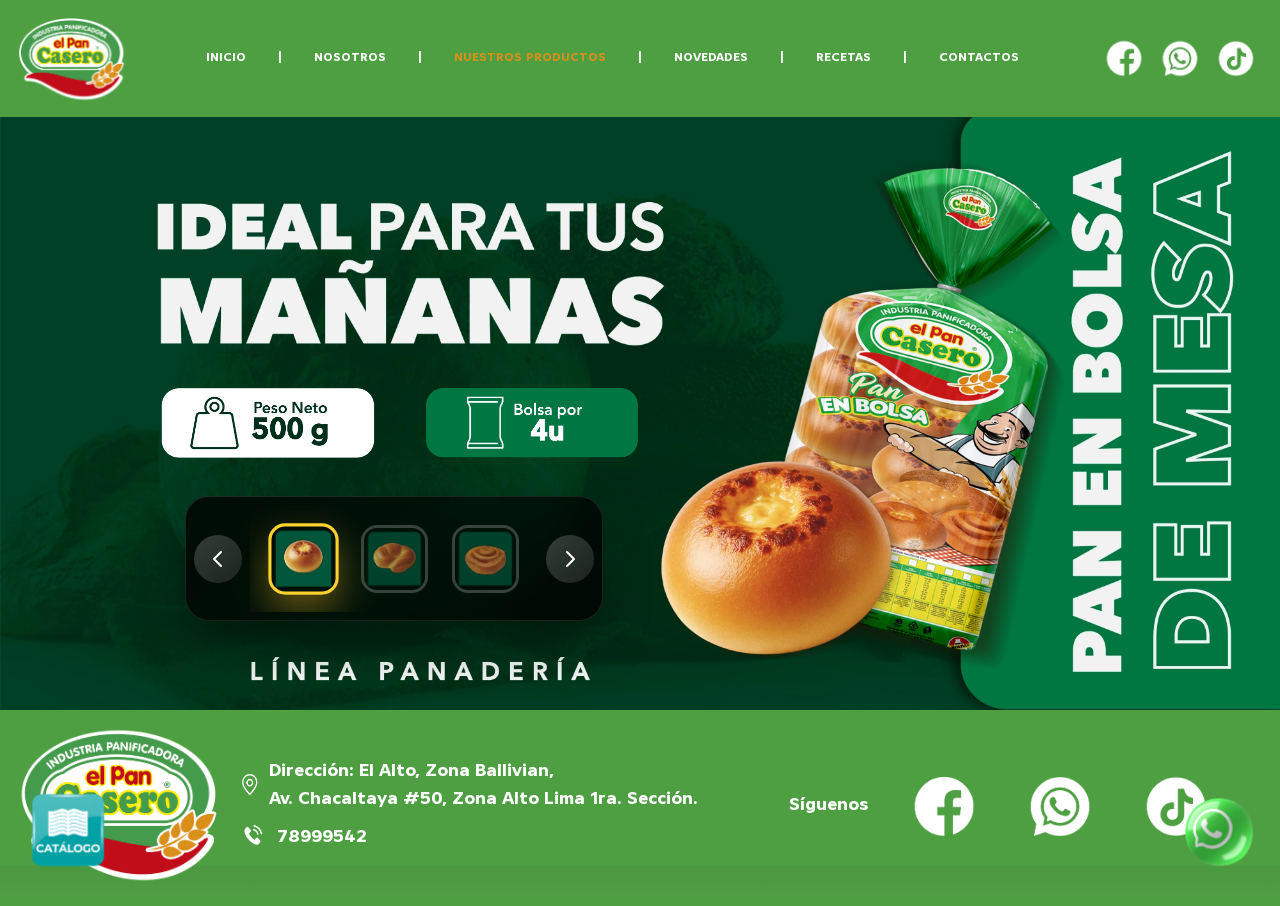
<file: lineas/pan.html>
<!DOCTYPE html>
<html lang="en">

<head>
    <meta charset="UTF-8">
    <meta name="viewport" content="width=device-width, initial-scale=1.0">
    <title>Pan Casero</title>
    <link rel="stylesheet" href="../assets/css/style.css">
    <link rel="stylesheet" href="../assets/css/styleProductos.css">
    <link rel="shortcut icon" type="image/x-icon" href="../assets/img/inicio/logo.webp">
    <link rel="stylesheet" href="../assets/librerias/css/flowbite.css">
    <link rel="stylesheet" href="../assets/librerias/css/animate.min.css">
    <script src="../assets/librerias/js/tailwind.js"></script>
    <script src="../assets/librerias/js/flowbite.js"></script>

    <!-- Flip Book -->
    <link href="../assets/libro/css/dflip.min.css" rel="stylesheet" type="text/css" />
    <link href="../assets/libro/css/themify-icons.min.css" rel="stylesheet" type="text/css" />
    <link href="../assets/libro/css/flipbook.css" rel="stylesheet" type="text/css" />
</head>

<body class="bg-gradient-to-b from-stone-900 to-[#4e9f42]">
    <!-- Inicio boton Whatsapp Flotante -->
    <div class="flotante hidden md:block">
        <a href="https://wa.link/gar0gy" target="_blank"><img src="../assets/img/medios/whatsapp.png" alt=""></a>
    </div>
    <div class="flotante2 hidden md:block">
        <a data-modal-target="default-modal" data-modal-toggle="default-modal" class="cursor-pointer"><img
                src="../assets/img/medios/catalogo.webp" alt=""></a>
    </div>
    <!-- Fin boton Whatsapp Flotante -->


    <!-- Inicio Navbar -->
    <nav class="bg-[#4e9f42]  fixed w-full z-20 top-0 start-0 ">
        <div class="w-full flex flex-wrap items-center justify-between mx-auto p-4">
            <a href="../index.html"
                class="flex items-center space-x-3 rtl:space-x-reverse animate__animated animate__bounceInLeft">
                <img src="../assets/img/inicio/logo.webp" class="w-20 lg:w-28 xl:w-28 " alt="Logo Pan Casero">
            </a>

            <div class="flex lg:order-2 xl:order-2 space-x-3 lg:space-x-0  animate__animated animate__bounceInRight">
                <a href="https://www.facebook.com/p/El-Pan-Casero-100063493093490/?locale=es_LA" target="_blank">
                    <img src="../assets/img/inicio/ICONOS-01.webp" class="w-20 lg:w-14 hidden lg:block"
                        alt="Logo Facebook">
                </a>
                <a href="https://wa.link/gar0gy" target="_blank">
                    <img src="../assets/img/inicio/ICONOS-02.webp" class="w-20 lg:w-14 hidden lg:block"
                        alt="Logo Whatsapp">
                </a>
                <a href="https://www.tiktok.com/@elpancaser?is_from_webapp=1&sender_device=pc" target="_blank">
                    <img src="../assets/img/inicio/tiktok.webp" class="w-20 lg:w-14 hidden lg:block"
                        alt="Logo Instagram">
                </a>
                <div class="md:hidden">
                    <a data-modal-target="default-modal-2" data-modal-toggle="default-modal-2"
                        class="cursor-pointer"><img class="w-15" src="../assets/img/medios/catalogo.webp" alt=""></a>
                </div>
                <button data-collapse-toggle="navbar-sticky" type="button"
                    class="inline-flex items-center p-2 w-10 h-10 justify-center text-sm text-gray-500 rounded-lg lg:hidden hover:bg-gray-100 focus:outline-none focus:ring-2 focus:ring-gray-200 "
                    aria-controls="navbar-sticky" aria-expanded="false">
                    <span class="sr-only">Open main menu</span>
                    <svg class="w-5 h-5" aria-hidden="true" xmlns="http://www.w3.org/2000/svg" fill="none"
                        viewBox="0 0 17 14">
                        <path stroke="currentColor" stroke-linecap="round" stroke-linejoin="round" stroke-width="2"
                            d="M1 1h15M1 7h15M1 13h15" />
                    </svg>
                </button>
            </div>
            <div class="items-center justify-between hidden w-full lg:flex lg:w-auto lg:order-1 " id="navbar-sticky">
                <ul
                    class="flex flex-col p-4 lg:p-0 mt-4 font-medium rounded-lg lg:space-x-4 xl:space-x-8 rtl:space-x-reverse lg:flex-row lg:mt-0 lg:border-0 bg-[#4e9f42] ">
                    <li>
                        <a href="../index.html"
                            class="block py-2 px-0 text-white text-sm lg:text-xs 2xl:text-base rounded-sm lg:bg-transparent lg:p-0 hover:text-[#db8f1b]"
                            aria-current="page">INICIO</a>
                    </li>
                    <li>
                        <a
                            class="hidden lg:block py-2 px-0 text-white text-sm lg:text-xs 2xl:text-base  rounded-sm hover:bg-[#3d7e34] lg:hover:bg-transparent lg:p-0 hover:text-[#db8f1b]">|</a>
                    </li>
                    <li>
                        <a href="../nosotros.html"
                            class="block py-2 px-0 text-white text-sm lg:text-xs 2xl:text-base  rounded-sm hover:bg-[#3d7e34] lg:hover:bg-transparent lg:p-0 hover:text-[#db8f1b]">NOSOTROS</a>
                    </li>
                    <li>
                        <a
                            class="hidden lg:block py-2 px-0 text-white text-sm lg:text-xs 2xl:text-base  rounded-sm hover:bg-[#3d7e34] lg:hover:bg-transparent lg:p-0 hover:text-[#db8f1b]">|</a>
                    </li>
                    <li class="relative">
                        <!-- BotOn dropdown -->
                        <button id="dropdownProductosButton" data-dropdown-toggle="dropdownProductos"
                            class="flex items-center py-2 px-0 text-[#db8f1b] text-sm lg:text-xs 2xl:text-base rounded-sm hover:bg-[#3d7e34] lg:hover:bg-transparent lg:p-0 hover:cursor-pointer hover:text-[#db8f1b]"
                            type="button">
                            NUESTROS PRODUCTOS
                        </button>

                        <div id="dropdownProductos"
                            class="rounded-xl z-20 hidden bg-[#efefef] w-[100vw] lg:w-[80vw] xl:w-[60vw] 2xl:w-[60vw] h-[60vw] lg:h-[55vh] xl:h-[62vh] 2xl:h-[50vh] p-1 overflow-y-auto bg-[url('../assets/img/nuestros_productos/navbar/soloTitulo.webp')] lg:bg-[url('../assets/img/nuestros_productos/navbar/panadero.webp')] bg-contain bg-no-repeat bg-top">


                            <div class=" grid-cols-4 grid-rows-3 gap-1 h-full relative hidden lg:grid">


                                <div class="col-span-3 row-span-1 items-center justify-center z-10 ">

                                </div>

                                <!-- Productos -->
                                <div class="col-start-1 row-start-2 z-10 flex justify-end">
                                    <a href="../lineas/reposteria.html" class="group block">
                                        <img src="../assets/img/nuestros_productos/navbar/reposteria.webp"
                                            class="w-36 h-32 object-cover rounded-lg border-2 border-[#efefef] group-hover:border-[#4e9f42] transition-all"
                                            alt="Repostería">
                                    </a>
                                </div>

                                <div class="col-start-2 row-start-2 z-10 flex justify-center">
                                    <a href="../lineas/panEspecial.html" class="group block">
                                        <img src="../assets/img/nuestros_productos/navbar/pan_especial.webp"
                                            class="w-36 h-32 object-cover rounded-lg border-2 border-[#efefef] group-hover:border-[#4e9f42] transition-all"
                                            alt="Pan especial">
                                    </a>
                                </div>

                                <div class="col-start-3 row-start-2 z-10 flex justify-start">
                                    <a href="../lineas/panMolde.html" class="group block">
                                        <img src="../assets/img/nuestros_productos/navbar/pan_molde.webp"
                                            class="w-36 h-32 object-cover rounded-lg border-2 border-[#efefef] group-hover:border-[#4e9f42] transition-all"
                                            alt="Pan de molde">
                                    </a>
                                </div>

                                <div class="col-start-1 row-start-3 z-10 flex justify-end">
                                    <a href="../lineas/pan.html" class="group block">
                                        <img src="../assets/img/nuestros_productos/navbar/panaderia.webp"
                                            class="w-36 h-32 object-cover rounded-lg border-2 border-[#efefef] group-hover:border-[#4e9f42] transition-all"
                                            alt="Panadería">
                                    </a>
                                </div>

                                <div class="col-start-2 row-start-3 z-10 flex justify-center">
                                    <a href="../lineas/queques.html" class="group block">
                                        <img src="../assets/img/nuestros_productos/navbar/queques.webp"
                                            class="w-36 h-32 object-cover rounded-lg border-2 border-[#efefef] group-hover:border-[#4e9f42] transition-all"
                                            alt="Queques">
                                    </a>
                                </div>

                                <div class="row-span-3 col-start-4 row-start-1 z-10 p-4 rounded-lg">

                                </div>
                            </div>
                            <!-- Movil-->

                            <div class="grid grid-cols-3 grid-rows-2 gap-4 lg:hidden mt-[12%]">
                                <div>
                                    <a href="../lineas/reposteria.html" class="group block">
                                        <img src="../assets/img/nuestros_productos/navbar/reposteria.webp"
                                            class="w-[70%] md:w-28 md:h-22 object-cover rounded-lg border-2 border-[#efefef] group-hover:border-[#4e9f42] transition-all"
                                            alt="Repostería">
                                    </a>
                                </div>
                                <div>
                                    <a href="../lineas/panEspecial.html" class="group block">
                                        <img src="../assets/img/nuestros_productos/navbar/pan_especial.webp"
                                            class="w-[70%] md:w-28 md:h-22 object-cover rounded-lg border-2 border-[#efefef] group-hover:border-[#4e9f42] transition-all"
                                            alt="Pan especial">
                                    </a>
                                </div>
                                <div>
                                    <a href="../lineas/panMolde.html" class="group block">
                                        <img src="../assets/img/nuestros_productos/navbar/pan_molde.webp"
                                            class="w-[70%] md:w-28 md:h-22 object-cover rounded-lg border-2 border-[#efefef] group-hover:border-[#4e9f42] transition-all"
                                            alt="Pan de molde">
                                    </a>
                                </div>
                                <div>
                                    <a href="../lineas/pan.html" class="group block">
                                        <img src="../assets/img/nuestros_productos/navbar/panaderia.webp"
                                            class="w-[70%] md:w-28 md:h-22 object-cover rounded-lg border-2 border-[#efefef] group-hover:border-[#4e9f42] transition-all"
                                            alt="Panadería">
                                    </a>
                                </div>
                                <div><a href="../lineas/queques.html" class="group block">
                                        <img src="../assets/img/nuestros_productos/navbar/queques.webp"
                                            class="w-[70%] md:w-28 md:h-22 object-cover rounded-lg border-2 border-[#efefef] group-hover:border-[#4e9f42] transition-all"
                                            alt="Queques">
                                    </a></div>
                                <div></div>
                            </div>

                        </div>
                    </li>
                    <li>
                        <a
                            class="hidden lg:block py-2 px-0 text-white text-sm lg:text-xs 2xl:text-base  rounded-sm hover:bg-[#3d7e34] lg:hover:bg-transparent lg:p-0 hover:text-[#db8f1b]">|</a>
                    </li>
                    <li>
                        <a href="../novedades.html"
                            class="block py-2 px-0 text-white text-sm lg:text-xs 2xl:text-base  rounded-sm hover:bg-[#3d7e34] lg:hover:bg-transparent lg:p-0 hover:text-[#db8f1b]">NOVEDADES</a>
                    </li>
                    <li>
                        <a
                            class="hidden lg:block py-2 px-0 text-white text-sm lg:text-xs 2xl:text-base  rounded-sm hover:bg-[#3d7e34] lg:hover:bg-transparent lg:p-0 hover:text-[#db8f1b]">|</a>
                    </li>
                    <li>
                        <a href="../recetas.html"
                            class="block py-2 px-0 text-white text-sm lg:text-xs 2xl:text-base  rounded-sm hover:bg-[#3d7e34] lg:hover:bg-transparent lg:p-0 hover:text-[#db8f1b]">RECETAS</a>
                    </li>
                    <li>
                        <a
                            class="hidden lg:block py-2 px-0 text-white text-sm lg:text-xs 2xl:text-base  rounded-sm hover:bg-[#3d7e34] lg:hover:bg-transparent lg:p-0 hover:text-[#db8f1b]">|</a>
                    </li>
                    <li>
                        <a href="../contactos.html"
                            class="block py-2 px-0 text-white  text-sm lg:text-xs 2xl:text-base rounded-sm hover:bg-[#3d7e34] lg:hover:bg-transparent lg:p-0 hover:text-[#db8f1b]">CONTACTOS</a>
                    </li>
                </ul>
            </div>
        </div>
    </nav>
    <!-- Fin Navbar -->










    <div id="imagenFondo"
        class="relative bg-cover bg-center w-full paraNavbar transition-all duration-800 hidden md:block"
        style="background-image: url('../assets/img/nuestros_productos/panaderia/fondo_mesa.webp')">
        <div class="grid grid-cols-2 gap-4 absolute inset-0 p-8">
            <div>
                <div class="grid grid-cols-1 grid-rows-2 gap-2 h-full w-full">
                    <div class="flex items-end justify-end -mb-15 xl:-mb-20 2xl:-mb-10 lg:ml-28">
                        <!-- Selector de peso/unidad -->
                        <div class="flex gap-4 ">
                            <img src="../assets/img/nuestros_productos/panaderia/peso500.webp"
                                class="w-20 md:w-48 lg:w-50 xl:w-62 2xl:w-72  h-auto hover:scale-105 transition-transform duration-300"
                                alt="peso">
                            <img src="../assets/img/nuestros_productos/panaderia/unidad4.webp"
                                class="w-20 md:w-48 lg:w-50 xl:w-62 2xl:w-72  h-auto hover:scale-105 transition-transform duration-300"
                                alt="peso">
                        </div>
                    </div>
                    <div class="flex items-center justify-center ml-20 w-full">
                        <!-- Carrusel -->
                        <div class="carousel-container  rounded-3xl gap-2 items-center flex mr-16 xl:mr-9 2xl:-mr-18">
                            <!-- Flecha izquierda -->
                            <button id="prevBtn"
                                class="nav-btn p-3 rounded-full transition-all duration-300 hover:shadow-xl cursor-pointer">
                                <svg class="w-6 h-6 text-white" fill="none" stroke="currentColor" viewBox="0 0 24 24">
                                    <path stroke-linecap="round" stroke-linejoin="round" stroke-width="2"
                                        d="M15 19l-7-7 7-7">
                                    </path>
                                </svg>
                            </button>

                            <!-- Contenedor del carrusel -->
                            <div class="carousel-viewport overflow-hidden h-auto max-h-[8rem] w-[18rem] 2xl:max-h-auto 2xl:w-[26rem] relative">
                                <!-- Imágenes del carrusel -->
                                <div class="flex gap-6 items-center m-auto transition-transform duration-500 mt-5 mb-5 ml-5"
                                    id="imageContainer">
                                    <img src="../assets/img/nuestros_productos/panaderia/mesa.webp"
                                        class="w-[25%] xl:w-[25%] 2xl:w-[28%] object-fill rounded-2xl border-3 border-white/30 hover:border-amber-300 cursor-pointer carousel-image active"
                                        alt="Mesa" data-index="0" data-name="Mesa"
                                        data-main="../assets/img/nuestros_productos/panaderia/mesas.webp"
                                        data-bg="../assets/img/nuestros_productos/panaderia/fondo_mesa.webp"
                                        data-pan="../assets/img/nuestros_productos/panaderia/mesaUno.webp">
                                    <img src="../assets/img/nuestros_productos/panaderia/cachito.webp"
                                        class="w-[25%] xl:w-[25%] 2xl:w-[28%] object-fill rounded-2xl border-3 border-white/30 hover:border-amber-300 cursor-pointer carousel-image"
                                        alt="Cachito" data-index="1" data-name="Cachito"
                                        data-main="../assets/img/nuestros_productos/panaderia/cachitos.webp"
                                        data-bg="../assets/img/nuestros_productos/panaderia/fondo_cachito.webp"
                                        data-pan="../assets/img/nuestros_productos/panaderia/cachitoUno.webp">
                                    <img src="../assets/img/nuestros_productos/panaderia/canela.webp"
                                        class="w-[25%] xl:w-[25%] 2xl:w-[28%] object-fill rounded-2xl border-3 border-white/30 hover:border-amber-300 cursor-pointer carousel-image"
                                        alt="Canela" data-index="2" data-name="Canela"
                                        data-main="../assets/img/nuestros_productos/panaderia/canelas.webp"
                                        data-bg="../assets/img/nuestros_productos/panaderia/fondo_canela.webp"
                                        data-pan="../assets/img/nuestros_productos/panaderia/canelaUno.webp">
                                    <img src="../assets/img/nuestros_productos/panaderia/coliza.webp"
                                        class="w-[25%] xl:w-[25%] 2xl:w-[28%] object-fill rounded-2xl border-3 border-white/30 hover:border-amber-300 cursor-pointer carousel-image"
                                        alt="Coliza" data-index="3" data-name="Coliza"
                                        data-main="../assets/img/nuestros_productos/panaderia/colizas.webp"
                                        data-bg="../assets/img/nuestros_productos/panaderia/fondo_coliza.webp"
                                        data-pan="../assets/img/nuestros_productos/panaderia/colizaUno.webp">

                                    <img src="../assets/img/nuestros_productos/panaderia/integral.webp"
                                        class="w-[25%] xl:w-[25%] 2xl:w-[28%] object-fill rounded-2xl border-3 border-white/30 hover:border-amber-300 cursor-pointer carousel-image"
                                        alt="Integral" data-index="4" data-name="Integral"
                                        data-main="../assets/img/nuestros_productos/panaderia/integrales.webp"
                                        data-bg="../assets/img/nuestros_productos/panaderia/fondo_integral.webp"
                                        data-pan="../assets/img/nuestros_productos/panaderia/integralUno.webp">
                                    <img src="../assets/img/nuestros_productos/panaderia/leche.webp"
                                        class="w-[25%] xl:w-[25%] 2xl:w-[28%] object-fill rounded-2xl border-3 border-white/30 hover:border-amber-300 cursor-pointer carousel-image"
                                        alt="Leche" data-index="5" data-name="Leche"
                                        data-main="../assets/img/nuestros_productos/panaderia/leches.webp"
                                        data-bg="../assets/img/nuestros_productos/panaderia/fondo_leche.webp"
                                        data-pan="../assets/img/nuestros_productos/panaderia/lecheUno.webp">
                                    <img src="../assets/img/nuestros_productos/panaderia/sarnita.webp"
                                        class="w-[25%] xl:w-[25%] 2xl:w-[28%] object-fill rounded-2xl border-3 border-white/30 hover:border-amber-300 cursor-pointer carousel-image"
                                        alt="Sarnita" data-index="6" data-name="Sarnita"
                                        data-main="../assets/img/nuestros_productos/panaderia/sarnitas.webp"
                                        data-bg="../assets/img/nuestros_productos/panaderia/fondo_sarnita.webp"
                                        data-pan="../assets/img/nuestros_productos/panaderia/sarnitaUno.webp">
                                    <img src="../assets/img/nuestros_productos/panaderia/bizcocho.webp"
                                        class="w-[25%] xl:w-[25%] 2xl:w-[28%] object-fill rounded-2xl border-3 border-white/30 hover:border-amber-300 cursor-pointer carousel-image"
                                        alt="Bizcocho" data-index="7" data-name="Bizcocho"
                                        data-main="../assets/img/nuestros_productos/panaderia/bizcochos.webp"
                                        data-bg="../assets/img/nuestros_productos/panaderia/fondo_bizcocho.webp"
                                        data-pan="../assets/img/nuestros_productos/panaderia/bizcochoUno.webp">
                                    <img src="../assets/img/nuestros_productos/panaderia/dulce.webp"
                                        class="w-[25%] xl:w-[25%] 2xl:w-[28%] object-fill rounded-2xl border-3 border-white/30 hover:border-amber-300 cursor-pointer carousel-image"
                                        alt="Dulce" data-index="8" data-name="Dulce"
                                        data-main="../assets/img/nuestros_productos/panaderia/dulces.webp"
                                        data-bg="../assets/img/nuestros_productos/panaderia/fondo_dulce.webp"
                                        data-pan="../assets/img/nuestros_productos/panaderia/dulceUno.webp">
                                </div>
                            </div>

                            <!-- Flecha derecha -->
                            <button id="nextBtn"
                                class="nav-btn p-3 rounded-full transition-all duration-300 hover:shadow-xl cursor-pointer">
                                <svg class="w-6 h-6 text-white" fill="none" stroke="currentColor" viewBox="0 0 24 24">
                                    <path stroke-linecap="round" stroke-linejoin="round" stroke-width="2"
                                        d="M9 5l7 7-7 7">
                                    </path>
                                </svg>
                            </button>
                        </div>
                    </div>
                </div>
            </div>

            <div class="flex items-center justify-center mr-[15%] relative">
                <img id="mainImage" src="../assets/img/nuestros_productos/panaderia/mesas.webp"
                    class="w-[68%] h-auto main-image main-imagen-principal transition-opacity duration-500"
                    alt="producto principal">
                <img id="mainImagePan" src="../assets/img/nuestros_productos/panaderia/mesaUno.webp"
                    class="w-[50%] h-auto main-image transition-opacity duration-500 absolute left-0 bottom-0"
                    alt="producto principal">
            </div>
        </div>
    </div>

    <!-- Movil Carrusel-->
    <div class="bg-[#004026] relative md:hidden min-h-[90vh] flex flex-col justify-between items-center bg-cover bg-center "
        style="background-image: url('../assets/img/nuestros_productos/panaderia/fondo_movil.webp');">
        <!-- Contenedor del título con z-20 -->
        <div class="bg-[#007741] w-full h-[15vh] mt-23 md:hidden text-center rounded-b-[2rem] shadow-xl/30 z-15 relative 
            flex flex-col justify-center items-center"> <!-- Añadido: flex, flex-col, justify-center, items-center -->
            <h1 class="text-white font-bold text-4xl">PAN EN BOLSA</h1>
            <h1 class="text-[#007741] text-4xl font-bold titulo-producto-movil" style="-webkit-text-stroke: 1px white;">
                DE MESA
            </h1>
        </div>

        <!-- Imagen con z-10 y position relative para que respete el stacking -->
        <div class="z-10 relative  flex justify-end min-h-[46vh] max-h-[46vh] ">
            <img src="../assets/img/nuestros_productos/panaderia/mesas.webp" class="w-[50%] main-image-movil mt-5 mr-12"
                alt="">
            <img src="../assets/img/nuestros_productos/panaderia/mesaUno.webp" class=" absolute bottom-0 left-10 w-[50%] main-image-movil-uno mt-5"
                alt="">
        </div>

        <div class="bg-[#004026] w-full flex text-center">
            <div class="carousel-container-movil rounded-3xl gap-2 items-center flex m-auto">
                <!-- Flecha izquierda -->
                <button id="prevBtn-movil"
                    class="nav-btn-movil p-3 rounded-full transition-all duration-300 hover:shadow-xl cursor-pointer">
                    <svg class="w-6 h-6 text-white" fill="none" stroke="currentColor" viewBox="0 0 24 24">
                        <path stroke-linecap="round" stroke-linejoin="round" stroke-width="2" d="M15 19l-7-7 7-7">
                        </path>
                    </svg>
                </button>

                <!-- Contenedor del carrusel -->
                <div class="carousel-viewport overflow-hidden h-[7rem] w-[100%] relative">
                    <!-- Imágenes del carrusel -->
                    <div class="flex gap-6 items-center  transition-transform duration-500 mt-1"
                        id="imageContainer-movil">
                        <img src="../assets/img/nuestros_productos/panaderia/mesa.webp"
                            class="w-[30%] xl:w-[30%] 2xl:w-[28%] object-fill rounded-2xl border-3 border-white/30 hover:border-amber-300 cursor-pointer carousel-image-movil active"
                            alt="Blanco" data-index="0" data-name="DE MESA"
                            data-main="../assets/img/nuestros_productos/panaderia/mesas.webp"
                            data-solo="../assets/img/nuestros_productos/panaderia/mesaUno.webp">
                        <img src="../assets/img/nuestros_productos/panaderia/cachito.webp"
                            class="w-[30%] xl:w-[30%] 2xl:w-[28%] object-fill rounded-2xl border-3 border-white/30 hover:border-amber-300 cursor-pointer carousel-image-movil"
                            alt="Integral" data-index="1" data-name="CACHITO"
                            data-main="../assets/img/nuestros_productos/panaderia/cachitos.webp"
                            data-solo="../assets/img/nuestros_productos/panaderia/cachitoUno.webp">
                        <img src="../assets/img/nuestros_productos/panaderia/canela.webp"
                            class="w-[30%] xl:w-[30%] 2xl:w-[28%] object-fill rounded-2xl border-3 border-white/30 hover:border-amber-300 cursor-pointer carousel-image-movil"
                            alt="Integral" data-index="2" data-name="CANELA"
                            data-main="../assets/img/nuestros_productos/panaderia/canelas.webp"
                            data-solo="../assets/img/nuestros_productos/panaderia/canelaUno.webp">
                        <img src="../assets/img/nuestros_productos/panaderia/coliza.webp"
                            class="w-[30%] xl:w-[30%] 2xl:w-[28%] object-fill rounded-2xl border-3 border-white/30 hover:border-amber-300 cursor-pointer carousel-image-movil"
                            alt="Integral" data-index="3" data-name="COLIZA"
                            data-main="../assets/img/nuestros_productos/panaderia/colizas.webp"
                            data-solo="../assets/img/nuestros_productos/panaderia/colizaUno.webp">
                        <img src="../assets/img/nuestros_productos/panaderia/integral.webp"
                            class="w-[30%] xl:w-[30%] 2xl:w-[28%] object-fill rounded-2xl border-3 border-white/30 hover:border-amber-300 cursor-pointer carousel-image-movil"
                            alt="Integral" data-index="4" data-name="INTEGRAL"
                            data-main="../assets/img/nuestros_productos/panaderia/integrales.webp"
                            data-solo="../assets/img/nuestros_productos/panaderia/integralUno.webp">
                        <img src="../assets/img/nuestros_productos/panaderia/leche.webp"
                            class="w-[30%] xl:w-[30%] 2xl:w-[28%] object-fill rounded-2xl border-3 border-white/30 hover:border-amber-300 cursor-pointer carousel-image-movil"
                            alt="Integral" data-index="5" data-name="LECHE"
                            data-main="../assets/img/nuestros_productos/panaderia/leches.webp"
                            data-solo="../assets/img/nuestros_productos/panaderia/lecheUno.webp">
                        <img src="../assets/img/nuestros_productos/panaderia/sarnita.webp"
                            class="w-[30%] xl:w-[30%] 2xl:w-[28%] object-fill rounded-2xl border-3 border-white/30 hover:border-amber-300 cursor-pointer carousel-image-movil"
                            alt="Integral" data-index="6" data-name="SARNITA"
                            data-main="../assets/img/nuestros_productos/panaderia/sarnitas.webp"
                            data-solo="../assets/img/nuestros_productos/panaderia/sarnitaUno.webp">
                        <img src="../assets/img/nuestros_productos/panaderia/bizcocho.webp"
                            class="w-[30%] xl:w-[30%] 2xl:w-[28%] object-fill rounded-2xl border-3 border-white/30 hover:border-amber-300 cursor-pointer carousel-image-movil"
                            alt="Integral" data-index="7" data-name="BIZCOCHO"
                            data-main="../assets/img/nuestros_productos/panaderia/bizcochos_movil.webp"
                            data-solo="../assets/img/nuestros_productos/panaderia/bizcochoUno.webp">
                        <img src="../assets/img/nuestros_productos/panaderia/dulce.webp"
                            class="w-[30%] xl:w-[30%] 2xl:w-[28%] object-fill rounded-2xl border-3 border-white/30 hover:border-amber-300 cursor-pointer carousel-image-movil"
                            alt="Integral" data-index="8" data-name="DULCE"
                            data-main="../assets/img/nuestros_productos/panaderia/dulces.webp"
                            data-solo="../assets/img/nuestros_productos/panaderia/dulceUno.webp">
                    </div>
                </div>

                <!-- Flecha derecha -->
                <button id="nextBtn-movil"
                    class="nav-btn-movil p-3 rounded-full transition-all duration-300 hover:shadow-xl cursor-pointer">
                    <svg class="w-6 h-6 text-white" fill="none" stroke="currentColor" viewBox="0 0 24 24">
                        <path stroke-linecap="round" stroke-linejoin="round" stroke-width="2" d="M9 5l7 7-7 7">
                        </path>
                    </svg>
                </button>
            </div>
        </div>
    </div>


    <script>
        const imagen = new Image();
        imagen.src = document.getElementById("imagenFondo").style.backgroundImage
            .replace('url("', '').replace('")', '');

        imagen.onload = function () {
            const aspectRatio = imagen.naturalWidth / imagen.naturalHeight;
            document.getElementById("imagenFondo").style.aspectRatio = aspectRatio;
        };
    </script>














    <!-- Inicio Footer -->

    <div class="bg-[#4e9f42] text-white py-4 px-2 lg:px-4 lg:mb-10">
        <div class="w-full mx-auto">
            <!-- Primera fila (columnas 1 y 2 en móvil, todas en desktop) -->
            <div class="grid grid-cols-2 lg:grid-cols-3 gap-4 items-center">
                <!-- Logo -->
                <div class="flex justify-start">
                    <img src="../assets/img/inicio/logo.webp" class="w-28 lg:w-48 xl:w-52" alt="Logo">
                </div>

                <!-- Información de contacto -->
                <div class="space-y-2 text-left lg:-ml-28 xl:-ml-50">
                    <div class="flex items-center justify-start gap-0">
                        <img src="../assets/img/inicio/ICONOS-04.webp" class="w-6 h-6 lg:w-8 lg:h-8 "
                            alt="icono dirección">
                        <span class="text-xs lg:text-sm xl:text-lg">Dirección: El Alto, Zona Ballivian, <br>Av.
                            Chacaltaya #50, Zona Alto Lima
                            1ra. Sección.</span>
                    </div>
                    <div class="flex items-center justify-start gap-2">
                        <img src="../assets/img/inicio/ICONOS-05.webp" class="w-6 h-6 lg:w-8 lg:h-8"
                            alt="icono teléfono">
                        <span class="text-xs lg:text-sm xl:text-lg">78999542</span>
                    </div>
                </div>

                <!-- Espacio vacío en móvil (para mantener estructura de 2 columnas) -->
                <div class="hidden lg:block"></div>
            </div>

            <!-- Segunda fila (solo para móvil - redes sociales) -->
            <div class="lg:hidden flex justify-center mt-4 pr-15">
                <div class="flex items-center gap-0">
                    <span class="font-semibold text-sm">Síguenos</span>
                    <div class="flex space-x-1">
                        <a href="https://www.facebook.com/p/El-Pan-Casero-100063493093490/?locale=es_LA"
                            target="_blank">
                            <img src="../assets/img/inicio/ICONOS-01.webp" class="w-12 h-auto" alt="Facebook">
                        </a>
                        <a href="https://wa.link/gar0gy" target="_blank">
                            <img src="../assets/img/inicio/ICONOS-02.webp" class="w-12 h-auto" alt="WhatsApp">
                        </a>
                        <a href="https://www.tiktok.com/@elpancaser?is_from_webapp=1&sender_device=pc" target="_blank">
                            <img src="../assets/img/inicio/tiktok.webp" class="w-12 h-auto" alt="Instagram">
                        </a>
                    </div>
                </div>
            </div>

            <!-- Tercera columna (solo en desktop) -->
            <div class="hidden lg:flex justify-end pr-10 -mt-30">
                <span class="font-semibold p-7 text-lg">Síguenos</span>
                <div class="flex space-x-5">
                    <a href="https://www.facebook.com/p/El-Pan-Casero-100063493093490/?locale=es_LA" target="_blank">
                        <img src="../assets/img/inicio/ICONOS-01.webp" class="w-14 xl:w-24 h-auto" alt="Facebook">
                    </a>
                    <a href="https://wa.link/gar0gy" target="_blank">
                        <img src="../assets/img/inicio/ICONOS-02.webp" class="w-14 xl:w-24 h-auto" alt="WhatsApp">
                    </a>
                    <a href="https://www.tiktok.com/@elpancaser?is_from_webapp=1&sender_device=pc" target="_blank">
                        <img src="../assets/img/inicio/tiktok.webp" class="w-14 xl:w-24 h-auto" alt="Instagram">
                    </a>

                </div>
            </div>
        </div>
    </div>
    <!-- Fin Footer -->
    <!-- Modal modificado -->

    <div id="default-modal" tabindex="-1" aria-hidden="true"
        class="hidden fixed top-0 left-0 right-0 bottom-0 z-50 w-full overflow-hidden bg-gray-900/50 flex items-center justify-center">
        <div class="relative w-full max-w-5xl h-[90vh]">
            <!-- Modal content -->
            <div class="relative bg-white rounded-lg shadow-lg h-full flex flex-col">
                <!-- Modal header -->
                <div class="flex justify-end p-2">
                    <button type="button" class="text-gray-500 hover:text-gray-700" data-modal-hide="default-modal">
                        <svg class="w-6 h-6" fill="none" stroke="currentColor" viewBox="0 0 24 24">
                            <path stroke-linecap="round" stroke-linejoin="round" stroke-width="2"
                                d="M6 18L18 6M6 6l12 12"></path>
                        </svg>
                    </button>
                </div>
                <!-- Modal body -->
                <div class="flex-1 overflow-hidden p-4">
                    <div class="flipbook-container">
                        <div class="_df_book" height="100%" webgl="true" source="../assets/libro/books/catalogo2025.pdf"
                            id="df_manual_book">
                        </div>
                    </div>
                </div>
            </div>
        </div>
    </div>
    <!-- Modal Movil -->
    <div id="default-modal-2" tabindex="-1" aria-hidden="true"
        class="hidden fixed top-0 left-0 right-0 bottom-0 z-50 w-full overflow-hidden bg-gray-900/50 flex items-center justify-center">
        <div class="relative w-full max-w-5xl h-[90vh]">
            <div class="relative bg-white rounded-lg shadow-lg h-full flex flex-col">
                <div class="flex justify-end p-2">
                    <button type="button" class="text-gray-500 hover:text-gray-700" data-modal-hide="default-modal-2">
                        <svg class="w-6 h-6" fill="none" stroke="currentColor" viewBox="0 0 24 24">
                            <path stroke-linecap="round" stroke-linejoin="round" stroke-width="2"
                                d="M6 18L18 6M6 6l12 12"></path>
                        </svg>
                    </button>
                </div>
                <div class="flex-1 overflow-hidden p-4">
                    <div class="flipbook-container">
                        <div class="_df_book" style="height: 40vh; width: 45vh;" webgl="true"
                            source="../assets/libro/books/catalogo2025.pdf" id="df_manual_book"></div>
                    </div>
                </div>
            </div>
        </div>
    </div>










    <!-- Libro  -->
    <script src="../assets/libro/js/libs/jquery.min.js" type="text/javascript"></script>
    <script src="../assets/libro/js/libs/three.min.js" type="text/javascript"></script>
    <script src="../assets/libro/js/libs/compatibility.js" type="text/javascript"></script>
    <script src="../assets/libro/js/libs/mockup.min.js" type="text/javascript"></script>
    <script src="../assets/libro/js/libs/pdf.min.js" type="text/javascript"></script>
    <script src="../assets/libro/js/libs/pdf.worker.min.js" type="text/javascript"></script>
    <script src="../assets/libro/js/dflip.min.js" type="text/javascript"></script>
    <script src="../assets/libro/js/flipbook.js"></script>

    <script src="../assets/js/animation_pan.js"></script>
    <script src="../assets/js/index.js"></script>


</body>

</html>
</file>
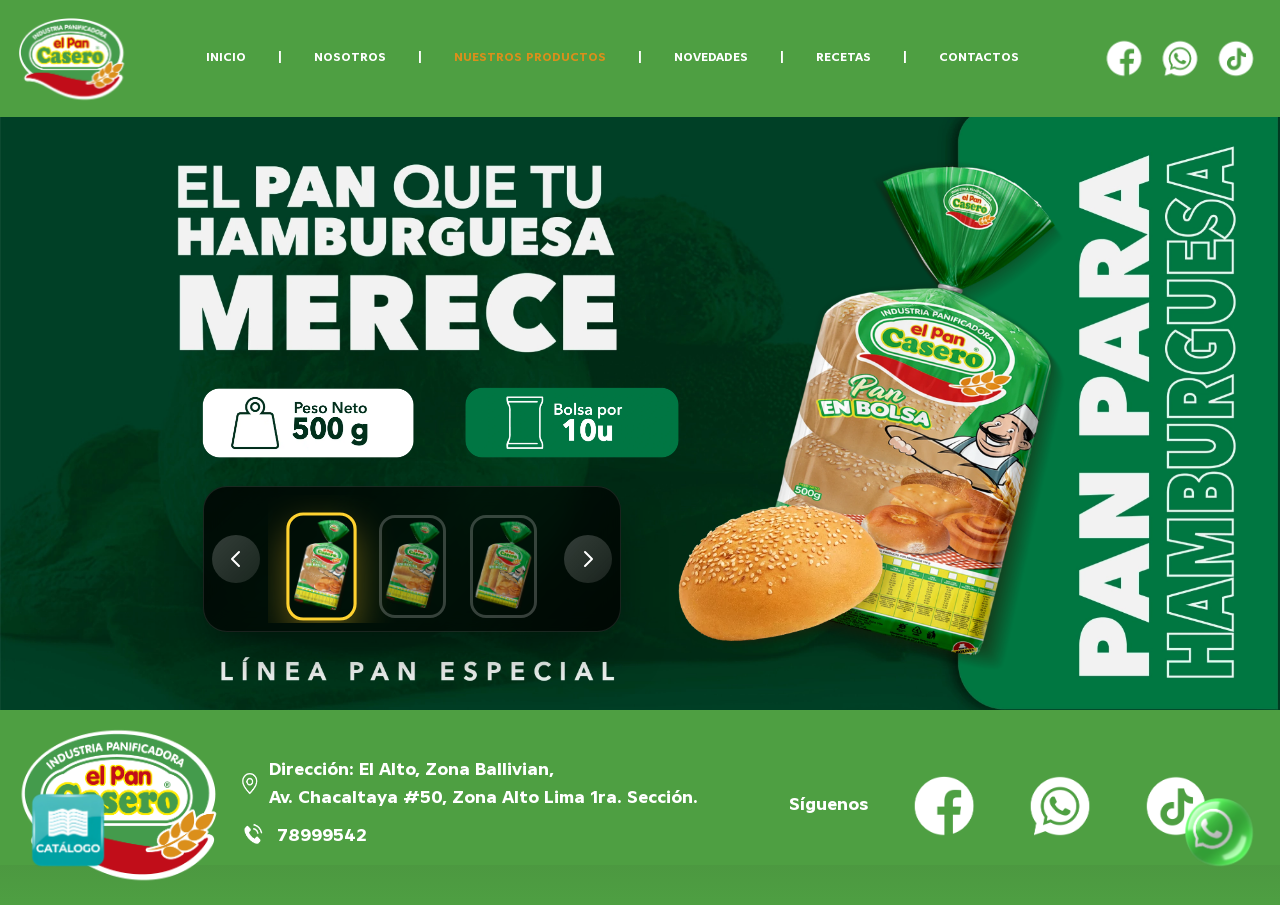
<file: lineas/panEspecial.html>
<!DOCTYPE html>
<html lang="en">

<head>
    <meta charset="UTF-8">
    <meta name="viewport" content="width=device-width, initial-scale=1.0">
    <title>Pan Casero</title>
    <link rel="stylesheet" href="../assets/css/style.css">
    <link rel="stylesheet" href="../assets/css/styleProductos.css">
    <link rel="shortcut icon" type="image/x-icon" href="../assets/img/inicio/logo.webp">
    <link rel="stylesheet" href="../assets/librerias/css/flowbite.css">
    <link rel="stylesheet" href="../assets/librerias/css/animate.min.css">
    <script src="../assets/librerias/js/tailwind.js"></script>
    <script src="../assets/librerias/js/flowbite.js"></script>
    <!-- Flip Book -->
    <link href="../assets/libro/css/dflip.min.css" rel="stylesheet" type="text/css" />
    <link href="../assets/libro/css/themify-icons.min.css" rel="stylesheet" type="text/css" />
    <link href="../assets/libro/css/flipbook.css" rel="stylesheet" type="text/css" />

</head>

<body class="bg-gradient-to-b from-stone-900 to-[#4e9f42]">
    <!-- Inicio boton Whatsapp Flotante -->
    <div class="flotante hidden md:block">
        <a href="https://wa.link/gar0gy" target="_blank"><img src="../assets/img/medios/whatsapp.png" alt=""></a>
    </div>
    <div class="flotante2 hidden md:block">
        <a data-modal-target="default-modal" data-modal-toggle="default-modal" class="cursor-pointer"><img
                src="../assets/img/medios/catalogo.webp" alt=""></a>
    </div>
    <!-- Fin boton Whatsapp Flotante -->


    <!-- Inicio Navbar -->
    <nav class="bg-[#4e9f42]  fixed w-full z-20 top-0 start-0 ">
        <div class="w-full flex flex-wrap items-center justify-between mx-auto p-4">
            <a href="../index.html"
                class="flex items-center space-x-3 rtl:space-x-reverse animate__animated animate__bounceInLeft">
                <img src="../assets/img/inicio/logo.webp" class="w-20 lg:w-28 xl:w-28 " alt="Logo Pan Casero">
            </a>

            <div class="flex lg:order-2 xl:order-2 space-x-3 lg:space-x-0  animate__animated animate__bounceInRight">
                <a href="https://www.facebook.com/p/El-Pan-Casero-100063493093490/?locale=es_LA" target="_blank">
                    <img src="../assets/img/inicio/ICONOS-01.webp" class="w-20 lg:w-14 hidden lg:block"
                        alt="Logo Facebook">
                </a>
                <a href="https://wa.link/gar0gy" target="_blank">
                    <img src="../assets/img/inicio/ICONOS-02.webp" class="w-20 lg:w-14 hidden lg:block"
                        alt="Logo Whatsapp">
                </a>
                <a href="https://www.tiktok.com/@elpancaser?is_from_webapp=1&sender_device=pc" target="_blank">
                    <img src="../assets/img/inicio/tiktok.webp" class="w-20 lg:w-14 hidden lg:block"
                        alt="Logo Instagram">
                </a>
                <div class="md:hidden">
                    <a data-modal-target="default-modal-2" data-modal-toggle="default-modal-2"
                        class="cursor-pointer"><img class="w-15" src="../assets/img/medios/catalogo.webp" alt=""></a>
                </div>
                <button data-collapse-toggle="navbar-sticky" type="button"
                    class="inline-flex items-center p-2 w-10 h-10 justify-center text-sm text-gray-500 rounded-lg lg:hidden hover:bg-gray-100 focus:outline-none focus:ring-2 focus:ring-gray-200 "
                    aria-controls="navbar-sticky" aria-expanded="false">
                    <span class="sr-only">Open main menu</span>
                    <svg class="w-5 h-5" aria-hidden="true" xmlns="http://www.w3.org/2000/svg" fill="none"
                        viewBox="0 0 17 14">
                        <path stroke="currentColor" stroke-linecap="round" stroke-linejoin="round" stroke-width="2"
                            d="M1 1h15M1 7h15M1 13h15" />
                    </svg>
                </button>
            </div>
            <div class="items-center justify-between hidden w-full lg:flex lg:w-auto lg:order-1 " id="navbar-sticky">
                <ul
                    class="flex flex-col p-4 lg:p-0 mt-4 font-medium rounded-lg lg:space-x-4 xl:space-x-8 rtl:space-x-reverse lg:flex-row lg:mt-0 lg:border-0 bg-[#4e9f42] ">
                    <li>
                        <a href="../index.html"
                            class="block py-2 px-0 text-white text-sm lg:text-xs 2xl:text-base rounded-sm lg:bg-transparent lg:p-0 hover:text-[#db8f1b]"
                            aria-current="page">INICIO</a>
                    </li>
                    <li>
                        <a
                            class="hidden lg:block py-2 px-0 text-white text-sm lg:text-xs 2xl:text-base  rounded-sm hover:bg-[#3d7e34] lg:hover:bg-transparent lg:p-0 hover:text-[#db8f1b]">|</a>
                    </li>
                    <li>
                        <a href="../nosotros.html"
                            class="block py-2 px-0 text-white text-sm lg:text-xs 2xl:text-base  rounded-sm hover:bg-[#3d7e34] lg:hover:bg-transparent lg:p-0 hover:text-[#db8f1b]">NOSOTROS</a>
                    </li>
                    <li>
                        <a
                            class="hidden lg:block py-2 px-0 text-white text-sm lg:text-xs 2xl:text-base  rounded-sm hover:bg-[#3d7e34] lg:hover:bg-transparent lg:p-0 hover:text-[#db8f1b]">|</a>
                    </li>
                    <li class="relative">
                        <!-- BotOn dropdown -->
                        <button id="dropdownProductosButton" data-dropdown-toggle="dropdownProductos"
                            class="flex items-center py-2 px-0 text-[#db8f1b] text-sm lg:text-xs 2xl:text-base rounded-sm hover:bg-[#3d7e34] lg:hover:bg-transparent lg:p-0 hover:cursor-pointer hover:text-[#db8f1b]"
                            type="button">
                            NUESTROS PRODUCTOS
                        </button>

                        <div id="dropdownProductos"
                            class="rounded-xl z-20 hidden bg-[#efefef] w-[100vw] lg:w-[80vw] xl:w-[60vw] 2xl:w-[60vw] h-[60vw] lg:h-[55vh] xl:h-[62vh] 2xl:h-[50vh] p-1 overflow-y-auto bg-[url('../assets/img/nuestros_productos/navbar/soloTitulo.webp')] lg:bg-[url('../assets/img/nuestros_productos/navbar/panadero.webp')] bg-contain bg-no-repeat bg-top">


                            <div class=" grid-cols-4 grid-rows-3 gap-1 h-full relative hidden lg:grid">


                                <div class="col-span-3 row-span-1 items-center justify-center z-10 ">

                                </div>

                                <!-- Productos -->
                                <div class="col-start-1 row-start-2 z-10 flex justify-end">
                                    <a href="../lineas/reposteria.html" class="group block">
                                        <img src="../assets/img/nuestros_productos/navbar/reposteria.webp"
                                            class="w-36 h-32 object-cover rounded-lg border-2 border-[#efefef] group-hover:border-[#4e9f42] transition-all"
                                            alt="Repostería">
                                    </a>
                                </div>

                                <div class="col-start-2 row-start-2 z-10 flex justify-center">
                                    <a href="../lineas/panEspecial.html" class="group block">
                                        <img src="../assets/img/nuestros_productos/navbar/pan_especial.webp"
                                            class="w-36 h-32 object-cover rounded-lg border-2 border-[#efefef] group-hover:border-[#4e9f42] transition-all"
                                            alt="Pan especial">
                                    </a>
                                </div>

                                <div class="col-start-3 row-start-2 z-10 flex justify-start">
                                    <a href="../lineas/panMolde.html" class="group block">
                                        <img src="../assets/img/nuestros_productos/navbar/pan_molde.webp"
                                            class="w-36 h-32 object-cover rounded-lg border-2 border-[#efefef] group-hover:border-[#4e9f42] transition-all"
                                            alt="Pan de molde">
                                    </a>
                                </div>

                                <div class="col-start-1 row-start-3 z-10 flex justify-end">
                                    <a href="../lineas/pan.html" class="group block">
                                        <img src="../assets/img/nuestros_productos/navbar/panaderia.webp"
                                            class="w-36 h-32 object-cover rounded-lg border-2 border-[#efefef] group-hover:border-[#4e9f42] transition-all"
                                            alt="Panadería">
                                    </a>
                                </div>

                                <div class="col-start-2 row-start-3 z-10 flex justify-center">
                                    <a href="../lineas/queques.html" class="group block">
                                        <img src="../assets/img/nuestros_productos/navbar/queques.webp"
                                            class="w-36 h-32 object-cover rounded-lg border-2 border-[#efefef] group-hover:border-[#4e9f42] transition-all"
                                            alt="Queques">
                                    </a>
                                </div>

                                <div class="row-span-3 col-start-4 row-start-1 z-10 p-4 rounded-lg">

                                </div>
                            </div>
                            <!-- Movil-->

                            <div class="grid grid-cols-3 grid-rows-2 gap-4 lg:hidden mt-[12%]">
                                <div>
                                    <a href="../lineas/reposteria.html" class="group block">
                                        <img src="../assets/img/nuestros_productos/navbar/reposteria.webp"
                                            class="w-[70%] md:w-28 md:h-22 object-cover rounded-lg border-2 border-[#efefef] group-hover:border-[#4e9f42] transition-all"
                                            alt="Repostería">
                                    </a>
                                </div>
                                <div>
                                    <a href="../lineas/panEspecial.html" class="group block">
                                        <img src="../assets/img/nuestros_productos/navbar/pan_especial.webp"
                                            class="w-[70%] md:w-28 md:h-22 object-cover rounded-lg border-2 border-[#efefef] group-hover:border-[#4e9f42] transition-all"
                                            alt="Pan especial">
                                    </a>
                                </div>
                                <div>
                                    <a href="../lineas/panMolde.html" class="group block">
                                        <img src="../assets/img/nuestros_productos/navbar/pan_molde.webp"
                                            class="w-[70%] md:w-28 md:h-22 object-cover rounded-lg border-2 border-[#efefef] group-hover:border-[#4e9f42] transition-all"
                                            alt="Pan de molde">
                                    </a>
                                </div>
                                <div>
                                    <a href="../lineas/pan.html" class="group block">
                                        <img src="../assets/img/nuestros_productos/navbar/panaderia.webp"
                                            class="w-[70%] md:w-28 md:h-22 object-cover rounded-lg border-2 border-[#efefef] group-hover:border-[#4e9f42] transition-all"
                                            alt="Panadería">
                                    </a>
                                </div>
                                <div><a href="../lineas/queques.html" class="group block">
                                        <img src="../assets/img/nuestros_productos/navbar/queques.webp"
                                            class="w-[70%] md:w-28 md:h-22 object-cover rounded-lg border-2 border-[#efefef] group-hover:border-[#4e9f42] transition-all"
                                            alt="Queques">
                                    </a></div>
                                <div></div>
                            </div>

                        </div>
                    </li>
                    <li>
                        <a
                            class="hidden lg:block py-2 px-0 text-white text-sm lg:text-xs 2xl:text-base  rounded-sm hover:bg-[#3d7e34] lg:hover:bg-transparent lg:p-0 hover:text-[#db8f1b]">|</a>
                    </li>
                    <li>
                        <a href="../novedades.html"
                            class="block py-2 px-0 text-white text-sm lg:text-xs 2xl:text-base  rounded-sm hover:bg-[#3d7e34] lg:hover:bg-transparent lg:p-0 hover:text-[#db8f1b]">NOVEDADES</a>
                    </li>
                    <li>
                        <a
                            class="hidden lg:block py-2 px-0 text-white text-sm lg:text-xs 2xl:text-base  rounded-sm hover:bg-[#3d7e34] lg:hover:bg-transparent lg:p-0 hover:text-[#db8f1b]">|</a>
                    </li>
                    <li>
                        <a href="../recetas.html"
                            class="block py-2 px-0 text-white text-sm lg:text-xs 2xl:text-base  rounded-sm hover:bg-[#3d7e34] lg:hover:bg-transparent lg:p-0 hover:text-[#db8f1b]">RECETAS</a>
                    </li>
                    <li>
                        <a
                            class="hidden lg:block py-2 px-0 text-white text-sm lg:text-xs 2xl:text-base  rounded-sm hover:bg-[#3d7e34] lg:hover:bg-transparent lg:p-0 hover:text-[#db8f1b]">|</a>
                    </li>
                    <li>
                        <a href="../contactos.html"
                            class="block py-2 px-0 text-white  text-sm lg:text-xs 2xl:text-base rounded-sm hover:bg-[#3d7e34] lg:hover:bg-transparent lg:p-0 hover:text-[#db8f1b]">CONTACTOS</a>
                    </li>
                </ul>
            </div>
        </div>
    </nav>
    <!-- Fin Navbar -->









    <div id="imagenFondo"
        class="relative bg-cover bg-center w-full paraNavbar transition-all duration-800 hidden md:block"
        style="background-image: url('../assets/img/nuestros_productos/panEspecial/fondo_hamburguesa.webp')">
        <div class="grid grid-cols-2 gap-4 absolute inset-0 p-8">
            <div>
                <div class="grid grid-cols-1 grid-rows-2 gap-2 h-full w-full">
                    <div class="flex items-end justify-end -mb-12 xl:-mb-20 2xl:-mb-10 lg:ml-28 xl:ml-0">
                        <!-- Selector de peso/unidad -->
                        <div class="flex gap-4 xl:ml-38">
                            <img src="../assets/img/nuestros_productos/panEspecial/peso.webp"
                                class="w-20 md:w-48 lg:w-50 xl:w-62 2xl:w-72  h-auto hover:scale-105 transition-transform duration-300"
                                alt="peso">
                            <img src="../assets/img/nuestros_productos/panEspecial/unidad.webp"
                                class="w-20 md:w-48 lg:w-50 xl:w-62 2xl:w-72  h-auto hover:scale-105 transition-transform duration-300"
                                alt="unidad">
                        </div>
                    </div>
                    <div class="flex items-center justify-center ml-20 w-full">
                        <!-- Carrusel -->
                        <div class="carousel-container rounded-3xl gap-2 items-center flex -mr-0 2xl:-mr-18">
                            <!-- Flecha izquierda -->
                            <button id="prevBtn"
                                class="nav-btn p-3 rounded-full transition-all duration-300 hover:shadow-xl cursor-pointer">
                                <svg class="w-6 h-6 text-white" fill="none" stroke="currentColor" viewBox="0 0 24 24">
                                    <path stroke-linecap="round" stroke-linejoin="round" stroke-width="2"
                                        d="M15 19l-7-7 7-7">
                                    </path>
                                </svg>
                            </button>

                            <!-- Contenedor del carrusel -->
                            <div class="carousel-viewport overflow-hidden h-auto max-h-[8rem] w-[18rem] 2xl:max-h-auto 2xl:w-[26rem] relative">
                                <!-- Imágenes del carrusel -->
                                <div class="flex gap-6 items-center transition-transform duration-500 mt-5 mb-5 ml-5"
                                    id="imageContainer">
                                    <img src="../assets/img/nuestros_productos/panEspecial/hamburguesa.webp"
                                        class="w-[25%] xl:w-[25%] 2xl:w-[28%] object-fill rounded-2xl border-3 border-white/30 hover:border-amber-300 cursor-pointer carousel-image active"
                                        alt="Hamburguesa" data-index="0" data-name="Hamburguesa"
                                        data-main="../assets/img/nuestros_productos/panEspecial/hamburguesa.webp"
                                        data-bg="../assets/img/nuestros_productos/panEspecial/fondo_hamburguesa.webp"
                                        data-pan="../assets/img/nuestros_productos/panEspecial/hamburguesas.webp">
                                    <img src="../assets/img/nuestros_productos/panEspecial/hotDog.webp"
                                        class="w-[25%] xl:w-[25%] 2xl:w-[28%] object-fill rounded-2xl border-3 border-white/30 hover:border-amber-300 cursor-pointer carousel-image"
                                        alt="HotDog" data-index="1" data-name="HotDog"
                                        data-main="../assets/img/nuestros_productos/panEspecial/hotDog.webp"
                                        data-bg="../assets/img/nuestros_productos/panEspecial/fondo_hotDog.webp"
                                        data-pan="../assets/img/nuestros_productos/panEspecial/hotDogs.webp">
                                    <img src="../assets/img/nuestros_productos/panEspecial/hotDogXL.webp"
                                        class="w-[25%] xl:w-[25%] 2xl:w-[28%] object-fill rounded-2xl border-3 border-white/30 hover:border-amber-300 cursor-pointer carousel-image"
                                        alt="HotDogXL" data-index="2" data-name="HotDogXL"
                                        data-main="../assets/img/nuestros_productos/panEspecial/hotDogXL.webp"
                                        data-bg="../assets/img/nuestros_productos/panEspecial/fondo_hotDogXL.webp"
                                        data-pan="../assets/img/nuestros_productos/panEspecial/hotDogsXL.webp">
                                </div>
                            </div>

                            <!-- Flecha derecha -->
                            <button id="nextBtn"
                                class="nav-btn p-3 rounded-full transition-all duration-300 hover:shadow-xl cursor-pointer">
                                <svg class="w-6 h-6 text-white" fill="none" stroke="currentColor" viewBox="0 0 24 24">
                                    <path stroke-linecap="round" stroke-linejoin="round" stroke-width="2"
                                        d="M9 5l7 7-7 7">
                                    </path>
                                </svg>
                            </button>
                        </div>
                    </div>
                </div>
            </div>

            <div class="flex items-center justify-center mr-[15%] relative">
                <img id="mainImage" src="../assets/img/nuestros_productos/panEspecial/hamburguesa.webp"
                    class="w-[67%] h-auto main-image transition-opacity duration-500" alt="producto principal">
                <img id="mainImagePan" src="../assets/img/nuestros_productos/panEspecial/hamburguesas.webp"
                    class="w-[50%] h-auto main-image transition-opacity duration-500 absolute left-0 bottom-0"
                    alt="producto principal">
            </div>
        </div>
    </div>



    <!-- Movil Carrusel-->
    <div class="bg-[#004026] relative bg-cover bg-center md:hidden" style="background-image: url('../assets/img/nuestros_productos/panaderia/fondo_movil.webp');">
        <!-- Contenedor del título con z-20 -->
        <div class="bg-[#007741] w-full h-[15vh] mt-23 md:hidden text-center rounded-b-[2rem] shadow-xl/30 z-15 relative 
            flex flex-col justify-center items-center"> <!-- Añadido: flex, flex-col, justify-center, items-center -->
            <h1 class="text-white font-bold text-4xl">PAN PARA</h1>
            <h1 class="text-[#007741] text-4xl font-bold titulo-producto-movil" style="-webkit-text-stroke: 1px white;">
                HAMBURGUESA
            </h1>
        </div>

        <!-- Imagen con z-10 y position relative para que respete el stacking -->
        <div class="z-10 relative  flex justify-center min-h-[35vh] max-h-[35vh]"
            >
            <img src="../assets/img/nuestros_productos/panEspecial/hamburguesas.webp"
                class="w-[50%] main-image-movil mt-5" alt="">
        </div>

        <div class="bg-[#004026] w-full flex text-center">
            <div class="carousel-container-movil rounded-3xl gap-2 items-center flex m-auto">
                <!-- Flecha izquierda -->
                <button id="prevBtn-movil"
                    class="nav-btn-movil p-3 rounded-full transition-all duration-300 hover:shadow-xl cursor-pointer">
                    <svg class="w-6 h-6 text-white" fill="none" stroke="currentColor" viewBox="0 0 24 24">
                        <path stroke-linecap="round" stroke-linejoin="round" stroke-width="2" d="M15 19l-7-7 7-7">
                        </path>
                    </svg>
                </button>

                <!-- Contenedor del carrusel -->
                <div class="carousel-viewport overflow-hidden h-[13rem] w-[100%] relative">
                    <!-- Imágenes del carrusel -->
                    <div class="flex gap-6 items-center  transition-transform duration-500 mt-7"
                        id="imageContainer-movil">
                        <img src="../assets/img/nuestros_productos/panEspecial/hamburguesa.webp"
                            class="w-[30%] xl:w-[30%] 2xl:w-[28%] object-fill rounded-2xl border-3 border-white/30 hover:border-amber-300 cursor-pointer carousel-image-movil active"
                            alt="Blanco" data-index="0" data-name="HAMBURGUESA"
                            data-main="../assets/img/nuestros_productos/panEspecial/hamburguesas.webp">
                        <img src="../assets/img/nuestros_productos/panEspecial/hotDog.webp"
                            class="w-[30%] xl:w-[30%] 2xl:w-[28%] object-fill rounded-2xl border-3 border-white/30 hover:border-amber-300 cursor-pointer carousel-image-movil"
                            alt="Integral" data-index="1" data-name="HOT DOG"
                            data-main="../assets/img/nuestros_productos/panEspecial/hotDogs.webp">
                        <img src="../assets/img/nuestros_productos/panEspecial/hotDogXL.webp"
                            class="w-[30%] xl:w-[30%] 2xl:w-[28%] object-fill rounded-2xl border-3 border-white/30 hover:border-amber-300 cursor-pointer carousel-image-movil"
                            alt="Integral" data-index="2" data-name="HOT DOG XL"
                            data-main="../assets/img/nuestros_productos/panEspecial/hotDogsXL.webp">

                    </div>
                </div>

                <!-- Flecha derecha -->
                <button id="nextBtn-movil"
                    class="nav-btn-movil p-3 rounded-full transition-all duration-300 hover:shadow-xl cursor-pointer">
                    <svg class="w-6 h-6 text-white" fill="none" stroke="currentColor" viewBox="0 0 24 24">
                        <path stroke-linecap="round" stroke-linejoin="round" stroke-width="2" d="M9 5l7 7-7 7">
                        </path>
                    </svg>
                </button>
            </div>
        </div>
    </div>



    <script>
        const imagen = new Image();
        imagen.src = document.getElementById("imagenFondo").style.backgroundImage
            .replace('url("', '').replace('")', '');

        imagen.onload = function () {
            const aspectRatio = imagen.naturalWidth / imagen.naturalHeight;
            document.getElementById("imagenFondo").style.aspectRatio = aspectRatio;
        };
    </script>














    <!-- Inicio Footer -->

    <div class="bg-[#4e9f42] text-white py-4 px-2 lg:px-4 lg:mb-10">
        <div class="w-full mx-auto">
            <!-- Primera fila (columnas 1 y 2 en móvil, todas en desktop) -->
            <div class="grid grid-cols-2 lg:grid-cols-3 gap-4 items-center">
                <!-- Logo -->
                <div class="flex justify-start">
                    <img src="../assets/img/inicio/logo.webp" class="w-28 lg:w-48 xl:w-52" alt="Logo">
                </div>

                <!-- Información de contacto -->
                <div class="space-y-2 text-left lg:-ml-28 xl:-ml-50">
                    <div class="flex items-center justify-start gap-0">
                        <img src="../assets/img/inicio/ICONOS-04.webp" class="w-6 h-6 lg:w-8 lg:h-8 "
                            alt="icono dirección">
                        <span class="text-xs lg:text-sm xl:text-lg">Dirección: El Alto, Zona Ballivian, <br>Av.
                            Chacaltaya #50, Zona Alto Lima
                            1ra. Sección.</span>
                    </div>
                    <div class="flex items-center justify-start gap-2">
                        <img src="../assets/img/inicio/ICONOS-05.webp" class="w-6 h-6 lg:w-8 lg:h-8"
                            alt="icono teléfono">
                        <span class="text-xs lg:text-sm xl:text-lg">78999542</span>
                    </div>
                </div>

                <!-- Espacio vacío en móvil (para mantener estructura de 2 columnas) -->
                <div class="hidden lg:block"></div>
            </div>

            <!-- Segunda fila (solo para móvil - redes sociales) -->
            <div class="lg:hidden flex justify-center mt-4 pr-15">
                <div class="flex items-center gap-0">
                    <span class="font-semibold text-sm">Síguenos</span>
                    <div class="flex space-x-1">
                        <a href="https://www.facebook.com/p/El-Pan-Casero-100063493093490/?locale=es_LA"
                            target="_blank">
                            <img src="../assets/img/inicio/ICONOS-01.webp" class="w-12 h-auto" alt="Facebook">
                        </a>
                        <a href="https://wa.link/gar0gy" target="_blank">
                            <img src="../assets/img/inicio/ICONOS-02.webp" class="w-12 h-auto" alt="WhatsApp">
                        </a>
                        <a href="https://www.tiktok.com/@elpancaser?is_from_webapp=1&sender_device=pc" target="_blank">
                            <img src="../assets/img/inicio/tiktok.webp" class="w-12 h-auto" alt="Instagram">
                        </a>
                    </div>
                </div>
            </div>

            <!-- Tercera columna (solo en desktop) -->
            <div class="hidden lg:flex justify-end pr-10 -mt-30">
                <span class="font-semibold p-7 text-lg">Síguenos</span>
                <div class="flex space-x-5">
                    <a href="https://www.facebook.com/p/El-Pan-Casero-100063493093490/?locale=es_LA" target="_blank">
                        <img src="../assets/img/inicio/ICONOS-01.webp" class="w-14 xl:w-24 h-auto" alt="Facebook">
                    </a>
                    <a href="https://wa.link/gar0gy" target="_blank">
                        <img src="../assets/img/inicio/ICONOS-02.webp" class="w-14 xl:w-24 h-auto" alt="WhatsApp">
                    </a>
                    <a href="https://www.tiktok.com/@elpancaser?is_from_webapp=1&sender_device=pc" target="_blank">
                        <img src="../assets/img/inicio/tiktok.webp" class="w-14 xl:w-24 h-auto" alt="Instagram">
                    </a>

                </div>
            </div>
        </div>
    </div>
    <!-- Fin Footer -->
    <!-- Modal modificado -->
    <div id="default-modal" tabindex="-1" aria-hidden="true"
        class="hidden fixed top-0 left-0 right-0 bottom-0 z-50 w-full overflow-hidden bg-gray-900/50 flex items-center justify-center">
        <div class="relative w-full max-w-5xl h-[90vh]">
            <!-- Modal content -->
            <div class="relative bg-white rounded-lg shadow-lg h-full flex flex-col">
                <!-- Modal header -->
                <div class="flex justify-end p-2">
                    <button type="button" class="text-gray-500 hover:text-gray-700" data-modal-hide="default-modal">
                        <svg class="w-6 h-6" fill="none" stroke="currentColor" viewBox="0 0 24 24">
                            <path stroke-linecap="round" stroke-linejoin="round" stroke-width="2"
                                d="M6 18L18 6M6 6l12 12"></path>
                        </svg>
                    </button>
                </div>
                <!-- Modal body -->
                <div class="flex-1 overflow-hidden p-4">
                    <div class="flipbook-container">
                        <div class="_df_book" height="100%" webgl="true" source="../assets/libro/books/catalogo2025.pdf"
                            id="df_manual_book">
                        </div>
                    </div>
                </div>
            </div>
        </div>
    </div>
    <!-- Modal Movil -->
    <div id="default-modal-2" tabindex="-1" aria-hidden="true"
        class="hidden fixed top-0 left-0 right-0 bottom-0 z-50 w-full overflow-hidden bg-gray-900/50 flex items-center justify-center">
        <div class="relative w-full max-w-5xl h-[90vh]">
            <div class="relative bg-white rounded-lg shadow-lg h-full flex flex-col">
                <div class="flex justify-end p-2">
                    <button type="button" class="text-gray-500 hover:text-gray-700" data-modal-hide="default-modal-2">
                        <svg class="w-6 h-6" fill="none" stroke="currentColor" viewBox="0 0 24 24">
                            <path stroke-linecap="round" stroke-linejoin="round" stroke-width="2"
                                d="M6 18L18 6M6 6l12 12"></path>
                        </svg>
                    </button>
                </div>
                <div class="flex-1 overflow-hidden p-4">
                    <div class="flipbook-container">
                        <div class="_df_book" style="height: 40vh; width: 45vh;" webgl="true"
                            source="../assets/libro/books/catalogo2025.pdf" id="df_manual_book"></div>
                    </div>
                </div>
            </div>
        </div>
    </div>
    <!-- Libro  -->
    <script src="../assets/libro/js/libs/jquery.min.js" type="text/javascript"></script>
    <script src="../assets/libro/js/libs/three.min.js" type="text/javascript"></script>
    <script src="../assets/libro/js/libs/compatibility.js" type="text/javascript"></script>
    <script src="../assets/libro/js/libs/mockup.min.js" type="text/javascript"></script>
    <script src="../assets/libro/js/libs/pdf.min.js" type="text/javascript"></script>
    <script src="../assets/libro/js/libs/pdf.worker.min.js" type="text/javascript"></script>
    <script src="../assets/libro/js/dflip.min.js" type="text/javascript"></script>
    <script src="../assets/libro/js/flipbook.js"></script>

    <script src="../assets/js/animation_pan.js"></script>
    <script src="../assets/js/index.js"></script>

</body>

</html>
</file>
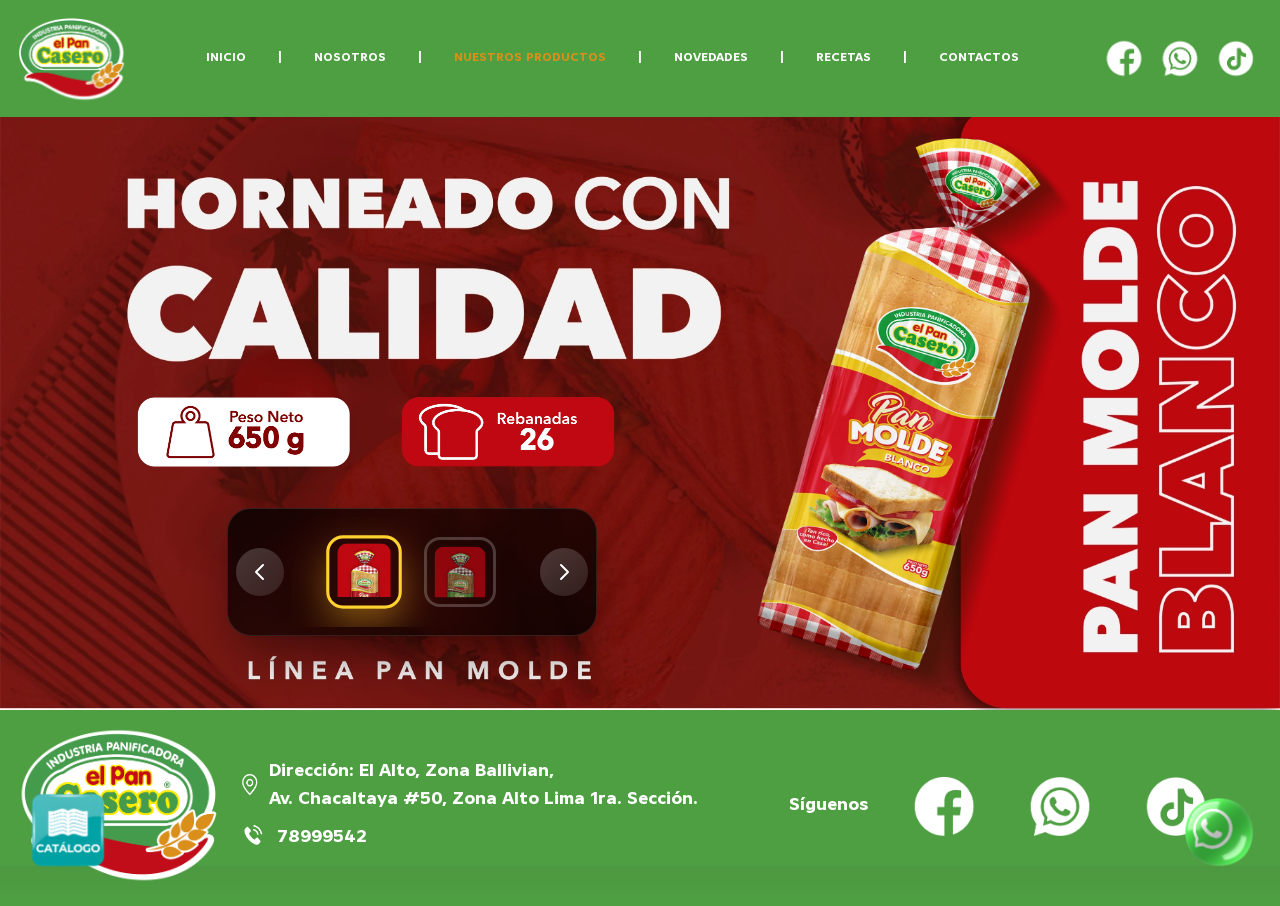
<file: lineas/panMolde.html>
<!DOCTYPE html>
<html lang="en">

<head>
    <meta charset="UTF-8">
    <meta name="viewport" content="width=device-width, initial-scale=1.0">
    <title>Pan Casero</title>
    <link rel="stylesheet" href="../assets/css/style.css">
    <link rel="stylesheet" href="../assets/css/styleProductos.css">
    <link rel="shortcut icon" type="image/x-icon" href="../assets/img/inicio/logo.webp">
    <link rel="stylesheet" href="../assets/librerias/css/flowbite.css">
    <link rel="stylesheet" href="../assets/librerias/css/animate.min.css">
    <script src="../assets/librerias/js/tailwind.js"></script>
    <script src="../assets/librerias/js/flowbite.js"></script>

    <!-- Flip Book -->
    <link href="../assets/libro/css/dflip.min.css" rel="stylesheet" type="text/css" />
    <link href="../assets/libro/css/themify-icons.min.css" rel="stylesheet" type="text/css" />
    <link href="../assets/libro/css/flipbook.css" rel="stylesheet" type="text/css" />
</head>

<body class="bg-gradient-to-b from-stone-900 to-[#4e9f42]">
    <!-- Inicio boton Whatsapp Flotante -->
    <div class="flotante hidden md:block">
        <a href="https://wa.link/gar0gy" target="_blank"><img src="../assets/img/medios/whatsapp.png" alt=""></a>
    </div>
    <div class="flotante2 hidden md:block">
        <a data-modal-target="default-modal" data-modal-toggle="default-modal" class="cursor-pointer"><img
                src="../assets/img/medios/catalogo.webp" alt=""></a>
    </div>
    <!-- Fin boton Whatsapp Flotante -->

    <!-- Inicio Navbar -->
    <nav class="bg-[#4e9f42]  fixed w-full z-20 top-0 start-0 ">
        <div class="w-full flex flex-wrap items-center justify-between mx-auto p-4">
            <a href="../index.html"
                class="flex items-center space-x-3 rtl:space-x-reverse animate__animated animate__bounceInLeft">
                <img src="../assets/img/inicio/logo.webp" class="w-20 lg:w-28 xl:w-28 " alt="Logo Pan Casero">
            </a>

            <div class="flex lg:order-2 xl:order-2 space-x-3 lg:space-x-0  animate__animated animate__bounceInRight">
                <a href="https://www.facebook.com/p/El-Pan-Casero-100063493093490/?locale=es_LA" target="_blank">
                    <img src="../assets/img/inicio/ICONOS-01.webp" class="w-20 lg:w-14 hidden lg:block"
                        alt="Logo Facebook">
                </a>
                <a href="https://wa.link/gar0gy" target="_blank">
                    <img src="../assets/img/inicio/ICONOS-02.webp" class="w-20 lg:w-14 hidden lg:block"
                        alt="Logo Whatsapp">
                </a>
                <a href="https://www.tiktok.com/@elpancaser?is_from_webapp=1&sender_device=pc" target="_blank">
                    <img src="../assets/img/inicio/tiktok.webp" class="w-20 lg:w-14 hidden lg:block"
                        alt="Logo Instagram">
                </a>
                <div class="md:hidden">
                    <a data-modal-target="default-modal-2" data-modal-toggle="default-modal-2"
                        class="cursor-pointer"><img class="w-15" src="../assets/img/medios/catalogo.webp" alt=""></a>
                </div>
                <button data-collapse-toggle="navbar-sticky" type="button"
                    class="inline-flex items-center p-2 w-10 h-10 justify-center text-sm text-gray-500 rounded-lg lg:hidden hover:bg-gray-100 focus:outline-none focus:ring-2 focus:ring-gray-200 "
                    aria-controls="navbar-sticky" aria-expanded="false">
                    <span class="sr-only">Open main menu</span>
                    <svg class="w-5 h-5" aria-hidden="true" xmlns="http://www.w3.org/2000/svg" fill="none"
                        viewBox="0 0 17 14">
                        <path stroke="currentColor" stroke-linecap="round" stroke-linejoin="round" stroke-width="2"
                            d="M1 1h15M1 7h15M1 13h15" />
                    </svg>
                </button>
            </div>
            <div class="items-center justify-between hidden w-full lg:flex lg:w-auto lg:order-1 " id="navbar-sticky">
                <ul
                    class="flex flex-col p-4 lg:p-0 mt-4 font-medium rounded-lg lg:space-x-4 xl:space-x-8 rtl:space-x-reverse lg:flex-row lg:mt-0 lg:border-0 bg-[#4e9f42] ">
                    <li>
                        <a href="../index.html"
                            class="block py-2 px-0 text-white text-sm lg:text-xs 2xl:text-base rounded-sm lg:bg-transparent lg:p-0 hover:text-[#db8f1b]"
                            aria-current="page">INICIO</a>
                    </li>
                    <li>
                        <a
                            class="hidden lg:block py-2 px-0 text-white text-sm lg:text-xs 2xl:text-base  rounded-sm hover:bg-[#3d7e34] lg:hover:bg-transparent lg:p-0 hover:text-[#db8f1b]">|</a>
                    </li>
                    <li>
                        <a href="../nosotros.html"
                            class="block py-2 px-0 text-white text-sm lg:text-xs 2xl:text-base  rounded-sm hover:bg-[#3d7e34] lg:hover:bg-transparent lg:p-0 hover:text-[#db8f1b]">NOSOTROS</a>
                    </li>
                    <li>
                        <a
                            class="hidden lg:block py-2 px-0 text-white text-sm lg:text-xs 2xl:text-base  rounded-sm hover:bg-[#3d7e34] lg:hover:bg-transparent lg:p-0 hover:text-[#db8f1b]">|</a>
                    </li>
                    <li class="relative">
                        <!-- BotOn dropdown -->
                        <button id="dropdownProductosButton" data-dropdown-toggle="dropdownProductos"
                            class="flex items-center py-2 px-0 text-[#db8f1b] text-sm lg:text-xs 2xl:text-base rounded-sm hover:bg-[#3d7e34] lg:hover:bg-transparent lg:p-0 hover:cursor-pointer hover:text-[#db8f1b]"
                            type="button">
                            NUESTROS PRODUCTOS
                        </button>

                        <div id="dropdownProductos"
                            class="rounded-xl z-20 hidden bg-[#efefef] w-[100vw] lg:w-[80vw] xl:w-[60vw] 2xl:w-[60vw] h-[60vw] lg:h-[55vh] xl:h-[62vh] 2xl:h-[50vh] p-1 overflow-y-auto bg-[url('../assets/img/nuestros_productos/navbar/soloTitulo.webp')] lg:bg-[url('../assets/img/nuestros_productos/navbar/panadero.webp')] bg-contain bg-no-repeat bg-top">


                            <div class=" grid-cols-4 grid-rows-3 gap-1 h-full relative hidden lg:grid">


                                <div class="col-span-3 row-span-1 items-center justify-center z-10 ">

                                </div>

                                <!-- Productos -->
                                <div class="col-start-1 row-start-2 z-10 flex justify-end">
                                    <a href="../lineas/reposteria.html" class="group block">
                                        <img src="../assets/img/nuestros_productos/navbar/reposteria.webp"
                                            class="w-36 h-32 object-cover rounded-lg border-2 border-[#efefef] group-hover:border-[#4e9f42] transition-all"
                                            alt="Repostería">
                                    </a>
                                </div>

                                <div class="col-start-2 row-start-2 z-10 flex justify-center">
                                    <a href="../lineas/panEspecial.html" class="group block">
                                        <img src="../assets/img/nuestros_productos/navbar/pan_especial.webp"
                                            class="w-36 h-32 object-cover rounded-lg border-2 border-[#efefef] group-hover:border-[#4e9f42] transition-all"
                                            alt="Pan especial">
                                    </a>
                                </div>

                                <div class="col-start-3 row-start-2 z-10 flex justify-start">
                                    <a href="../lineas/panMolde.html" class="group block">
                                        <img src="../assets/img/nuestros_productos/navbar/pan_molde.webp"
                                            class="w-36 h-32 object-cover rounded-lg border-2 border-[#efefef] group-hover:border-[#4e9f42] transition-all"
                                            alt="Pan de molde">
                                    </a>
                                </div>

                                <div class="col-start-1 row-start-3 z-10 flex justify-end">
                                    <a href="../lineas/pan.html" class="group block">
                                        <img src="../assets/img/nuestros_productos/navbar/panaderia.webp"
                                            class="w-36 h-32 object-cover rounded-lg border-2 border-[#efefef] group-hover:border-[#4e9f42] transition-all"
                                            alt="Panadería">
                                    </a>
                                </div>

                                <div class="col-start-2 row-start-3 z-10 flex justify-center">
                                    <a href="../lineas/queques.html" class="group block">
                                        <img src="../assets/img/nuestros_productos/navbar/queques.webp"
                                            class="w-36 h-32 object-cover rounded-lg border-2 border-[#efefef] group-hover:border-[#4e9f42] transition-all"
                                            alt="Queques">
                                    </a>
                                </div>

                                <div class="row-span-3 col-start-4 row-start-1 z-10 p-4 rounded-lg">

                                </div>
                            </div>
                            <!-- Movil-->

                            <div class="grid grid-cols-3 grid-rows-2 gap-4 lg:hidden mt-[12%]">
                                <div>
                                    <a href="../lineas/reposteria.html" class="group block">
                                        <img src="../assets/img/nuestros_productos/navbar/reposteria.webp"
                                            class="w-[70%] md:w-28 md:h-22 object-cover rounded-lg border-2 border-[#efefef] group-hover:border-[#4e9f42] transition-all"
                                            alt="Repostería">
                                    </a>
                                </div>
                                <div>
                                    <a href="../lineas/panEspecial.html" class="group block">
                                        <img src="../assets/img/nuestros_productos/navbar/pan_especial.webp"
                                            class="w-[70%] md:w-28 md:h-22 object-cover rounded-lg border-2 border-[#efefef] group-hover:border-[#4e9f42] transition-all"
                                            alt="Pan especial">
                                    </a>
                                </div>
                                <div>
                                    <a href="../lineas/panMolde.html" class="group block">
                                        <img src="../assets/img/nuestros_productos/navbar/pan_molde.webp"
                                            class="w-[70%] md:w-28 md:h-22 object-cover rounded-lg border-2 border-[#efefef] group-hover:border-[#4e9f42] transition-all"
                                            alt="Pan de molde">
                                    </a>
                                </div>
                                <div>
                                    <a href="../lineas/pan.html" class="group block">
                                        <img src="../assets/img/nuestros_productos/navbar/panaderia.webp"
                                            class="w-[70%] md:w-28 md:h-22 object-cover rounded-lg border-2 border-[#efefef] group-hover:border-[#4e9f42] transition-all"
                                            alt="Panadería">
                                    </a>
                                </div>
                                <div><a href="../lineas/queques.html" class="group block">
                                        <img src="../assets/img/nuestros_productos/navbar/queques.webp"
                                            class="w-[70%] md:w-28 md:h-22 object-cover rounded-lg border-2 border-[#efefef] group-hover:border-[#4e9f42] transition-all"
                                            alt="Queques">
                                    </a></div>
                                <div></div>
                            </div>

                        </div>
                    </li>
                    <li>
                        <a
                            class="hidden lg:block py-2 px-0 text-white text-sm lg:text-xs 2xl:text-base  rounded-sm hover:bg-[#3d7e34] lg:hover:bg-transparent lg:p-0 hover:text-[#db8f1b]">|</a>
                    </li>
                    <li>
                        <a href="../novedades.html"
                            class="block py-2 px-0 text-white text-sm lg:text-xs 2xl:text-base  rounded-sm hover:bg-[#3d7e34] lg:hover:bg-transparent lg:p-0 hover:text-[#db8f1b]">NOVEDADES</a>
                    </li>
                    <li>
                        <a
                            class="hidden lg:block py-2 px-0 text-white text-sm lg:text-xs 2xl:text-base  rounded-sm hover:bg-[#3d7e34] lg:hover:bg-transparent lg:p-0 hover:text-[#db8f1b]">|</a>
                    </li>
                    <li>
                        <a href="../recetas.html"
                            class="block py-2 px-0 text-white text-sm lg:text-xs 2xl:text-base  rounded-sm hover:bg-[#3d7e34] lg:hover:bg-transparent lg:p-0 hover:text-[#db8f1b]">RECETAS</a>
                    </li>
                    <li>
                        <a
                            class="hidden lg:block py-2 px-0 text-white text-sm lg:text-xs 2xl:text-base  rounded-sm hover:bg-[#3d7e34] lg:hover:bg-transparent lg:p-0 hover:text-[#db8f1b]">|</a>
                    </li>
                    <li>
                        <a href="../contactos.html"
                            class="block py-2 px-0 text-white  text-sm lg:text-xs 2xl:text-base rounded-sm hover:bg-[#3d7e34] lg:hover:bg-transparent lg:p-0 hover:text-[#db8f1b]">CONTACTOS</a>
                    </li>
                </ul>
            </div>
        </div>
    </nav>
    <!-- Fin Navbar -->








    <div id="imagenFondo"
        class="relative bg-cover bg-center w-full paraNavbar transition-all duration-800 hidden md:block"
        style="background-image: url('../assets/img/nuestros_productos/panMolde/fondo_blanco.webp')">
        <div class="grid grid-cols-2 gap-4 absolute inset-0 p-8">
            <div>
                <div class="grid grid-cols-1 grid-rows-2 gap-2 h-full w-full">
                    <div class="flex items-end justify-end -mb-15 xl:-mb-20 2xl:-mb-10 lg:ml-28 xl:ml-0">
                        <!-- Selector de peso/unidad -->
                        <div class="flex gap-4 ">
                            <img src="../assets/img/nuestros_productos/panMolde/peso.webp"
                                class="w-20 md:w-48 lg:w-50 xl:w-62 2xl:w-72  h-auto hover:scale-105 transition-transform duration-300"
                                alt="peso">
                            <img src="../assets/img/nuestros_productos/panMolde/unidad.webp"
                                class="w-20 md:w-48 lg:w-50 xl:w-62 2xl:w-72  h-auto hover:scale-105 transition-transform duration-300"
                                alt="peso">
                        </div>
                    </div>
                    <div class="flex items-center justify-center ml-20 w-full">
                        <!-- Carrusel -->
                        <div class="carousel-container rounded-3xl gap-2 items-center flex -mr-0 2xl:-mr-18">
                            <!-- Flecha izquierda -->
                            <button id="prevBtn"
                                class="nav-btn p-3 rounded-full transition-all duration-300 hover:shadow-xl cursor-pointer">
                                <svg class="w-6 h-6 text-white" fill="none" stroke="currentColor" viewBox="0 0 24 24">
                                    <path stroke-linecap="round" stroke-linejoin="round" stroke-width="2"
                                        d="M15 19l-7-7 7-7">
                                    </path>
                                </svg>
                            </button>

                            <!-- Contenedor del carrusel -->
                            <div class="carousel-viewport overflow-hidden h-auto w-[15rem] 2xl:w-[20rem] relative">
                                <!-- Imágenes del carrusel -->
                                <div class="flex gap-6 items-center transition-transform duration-500 mt-5 mb-5 justify-center"
                                    id="imageContainer">
                                    <img src="../assets/img/nuestros_productos/panMolde/blanco.webp"
                                        class="w-[30%] xl:w-[30%] 2xl:w-[28%] object-fill rounded-2xl border-3 border-white/30 hover:border-amber-300 cursor-pointer carousel-image active"
                                        alt="Blanco" data-index="0" data-name="Blanco"
                                        data-main="../assets/img/nuestros_productos/panMolde/blancos.webp"
                                        data-bg="../assets/img/nuestros_productos/panMolde/fondo_blanco.webp">
                                    <img src="../assets/img/nuestros_productos/panMolde/integral.webp"
                                        class="w-[30%] xl:w-[30%] 2xl:w-[28%] object-fill rounded-2xl border-3 border-white/30 hover:border-amber-300 cursor-pointer carousel-image"
                                        alt="Integral" data-index="1" data-name="Integral"
                                        data-main="../assets/img/nuestros_productos/panMolde/integrales.webp"
                                        data-bg="../assets/img/nuestros_productos/panMolde/fondo_integral.webp">

                                </div>
                            </div>

                            <!-- Flecha derecha -->
                            <button id="nextBtn"
                                class="nav-btn p-3 rounded-full transition-all duration-300 hover:shadow-xl cursor-pointer">
                                <svg class="w-6 h-6 text-white" fill="none" stroke="currentColor" viewBox="0 0 24 24">
                                    <path stroke-linecap="round" stroke-linejoin="round" stroke-width="2"
                                        d="M9 5l7 7-7 7">
                                    </path>
                                </svg>
                            </button>
                        </div>
                    </div>
                </div>
            </div>

            <div class="flex items-center justify-center mr-[10%] -mt-7 xl:-mt-9 relative">
                <img id="mainImage" src="../assets/img/nuestros_productos/panMolde/blancos.webp"
                    class="w-[65%] h-auto main-image transition-opacity duration-500" alt="producto principal">
            </div>
        </div>
    </div>

    <!-- Movil Carrusel-->
    <div class="bg-[#791813] relative md:hidden  bg-cover bg-center" style="background-image: url('../assets/img/nuestros_productos/panMolde/fondo_movil.webp');">
        <!-- Contenedor del título con z-20 -->
        <div class="bg-[#bd080e] w-full h-[15vh] mt-23 md:hidden text-center rounded-b-[2rem] shadow-xl/30 z-15 relative 
            flex flex-col justify-center items-center"> <!-- Añadido: flex, flex-col, justify-center, items-center -->
            <h1 class="text-white font-bold text-4xl">PAN MOLDE</h1>
            <h1 class="text-[#bd080e] text-4xl font-bold titulo-producto-movil" style="-webkit-text-stroke: 1px white;">
                BLANCO
            </h1>
        </div>

        <!-- Imagen con z-10 y position relative para que respete el stacking -->
        <div class="z-10 relative flex justify-center min-h-[46vh] max-h-[46vh]"
            >
            <img src="../assets/img/nuestros_productos/panMolde/blancos.webp" class="w-[50%] main-image-movil mt-5"
                alt="">
        </div>

        <div class="bg-[#791813] w-full flex text-center">
            <div class="carousel-container-movil rounded-3xl gap-2 items-center flex m-auto">
                <!-- Flecha izquierda -->
                <button id="prevBtn-movil"
                    class="nav-btn-movil p-3 rounded-full transition-all duration-300 hover:shadow-xl cursor-pointer">
                    <svg class="w-6 h-6 text-white" fill="none" stroke="currentColor" viewBox="0 0 24 24">
                        <path stroke-linecap="round" stroke-linejoin="round" stroke-width="2" d="M15 19l-7-7 7-7">
                        </path>
                    </svg>
                </button>

                <!-- Contenedor del carrusel -->
                <div class="carousel-viewport overflow-hidden h-[7rem] w-[100%] relative">
                    <!-- Imágenes del carrusel -->
                    <div class="flex gap-6 items-center justify-center transition-transform duration-500 mt-1"
                        id="imageContainer-movil">
                        <img src="../assets/img/nuestros_productos/panMolde/blanco.webp"
                            class="w-[30%] xl:w-[30%] 2xl:w-[28%] object-fill rounded-2xl border-3 border-white/30 hover:border-amber-300 cursor-pointer carousel-image-movil active"
                            alt="Blanco" data-index="0" data-name="Blanco"
                            data-main="../assets/img/nuestros_productos/panMolde/blancos.webp"
                            data-bg="../assets/img/nuestros_productos/panMolde/fondo_blanco.webp">
                        <img src="../assets/img/nuestros_productos/panMolde/integral.webp"
                            class="w-[30%] xl:w-[30%] 2xl:w-[28%] object-fill rounded-2xl border-3 border-white/30 hover:border-amber-300 cursor-pointer carousel-image-movil"
                            alt="Integral" data-index="1" data-name="Integral"
                            data-main="../assets/img/nuestros_productos/panMolde/integrales.webp"
                            data-bg="../assets/img/nuestros_productos/panMolde/fondo_integral.webp">
                    </div>`
                </div>

                <!-- Flecha derecha -->
                <button id="nextBtn-movil"
                    class="nav-btn-movil p-3 rounded-full transition-all duration-300 hover:shadow-xl cursor-pointer">
                    <svg class="w-6 h-6 text-white" fill="none" stroke="currentColor" viewBox="0 0 24 24">
                        <path stroke-linecap="round" stroke-linejoin="round" stroke-width="2" d="M9 5l7 7-7 7">
                        </path>
                    </svg>
                </button>
            </div>
        </div>
    </div>


    <script>
        const imagen = new Image();
        imagen.src = document.getElementById("imagenFondo").style.backgroundImage
            .replace('url("', '').replace('")', '');

        imagen.onload = function () {
            const aspectRatio = imagen.naturalWidth / imagen.naturalHeight;
            document.getElementById("imagenFondo").style.aspectRatio = aspectRatio;
        };
    </script>














   <!-- Inicio Footer -->

    <div class="bg-[#4e9f42] text-white py-4 px-2 lg:px-4 lg:mb-10">
        <div class="w-full mx-auto">
            <!-- Primera fila (columnas 1 y 2 en móvil, todas en desktop) -->
            <div class="grid grid-cols-2 lg:grid-cols-3 gap-4 items-center">
                <!-- Logo -->
                <div class="flex justify-start">
                    <img src="../assets/img/inicio/logo.webp" class="w-28 lg:w-48 xl:w-52" alt="Logo">
                </div>

                <!-- Información de contacto -->
                <div class="space-y-2 text-left lg:-ml-28 xl:-ml-50">
                    <div class="flex items-center justify-start gap-0">
                        <img src="../assets/img/inicio/ICONOS-04.webp" class="w-6 h-6 lg:w-8 lg:h-8 "
                            alt="icono dirección">
                        <span class="text-xs lg:text-sm xl:text-lg">Dirección: El Alto, Zona Ballivian, <br>Av.
                            Chacaltaya #50, Zona Alto Lima
                            1ra. Sección.</span>
                    </div>
                    <div class="flex items-center justify-start gap-2">
                        <img src="../assets/img/inicio/ICONOS-05.webp" class="w-6 h-6 lg:w-8 lg:h-8"
                            alt="icono teléfono">
                        <span class="text-xs lg:text-sm xl:text-lg">78999542</span>
                    </div>
                </div>

                <!-- Espacio vacío en móvil (para mantener estructura de 2 columnas) -->
                <div class="hidden lg:block"></div>
            </div>

            <!-- Segunda fila (solo para móvil - redes sociales) -->
            <div class="lg:hidden flex justify-center mt-4 pr-15">
                <div class="flex items-center gap-0">
                    <span class="font-semibold text-sm">Síguenos</span>
                    <div class="flex space-x-1">
                        <a href="https://www.facebook.com/p/El-Pan-Casero-100063493093490/?locale=es_LA"
                            target="_blank">
                            <img src="../assets/img/inicio/ICONOS-01.webp" class="w-12 h-auto" alt="Facebook">
                        </a>
                        <a href="https://wa.link/gar0gy" target="_blank">
                            <img src="../assets/img/inicio/ICONOS-02.webp" class="w-12 h-auto" alt="WhatsApp">
                        </a>
                        <a href="https://www.tiktok.com/@elpancaser?is_from_webapp=1&sender_device=pc" target="_blank">
                            <img src="../assets/img/inicio/tiktok.webp" class="w-12 h-auto" alt="Instagram">
                        </a>
                    </div>
                </div>
            </div>

            <!-- Tercera columna (solo en desktop) -->
            <div class="hidden lg:flex justify-end pr-10 -mt-30">
                <span class="font-semibold p-7 text-lg">Síguenos</span>
                <div class="flex space-x-5">
                    <a href="https://www.facebook.com/p/El-Pan-Casero-100063493093490/?locale=es_LA" target="_blank">
                        <img src="../assets/img/inicio/ICONOS-01.webp" class="w-14 xl:w-24 h-auto" alt="Facebook">
                    </a>
                    <a href="https://wa.link/gar0gy" target="_blank">
                        <img src="../assets/img/inicio/ICONOS-02.webp" class="w-14 xl:w-24 h-auto" alt="WhatsApp">
                    </a>
                    <a href="https://www.tiktok.com/@elpancaser?is_from_webapp=1&sender_device=pc" target="_blank">
                        <img src="../assets/img/inicio/tiktok.webp" class="w-14 xl:w-24 h-auto" alt="Instagram">
                    </a>

                </div>
            </div>
        </div>
    </div>
    <!-- Fin Footer -->

    <!-- Modal modificado -->
    <div id="default-modal" tabindex="-1" aria-hidden="true"
        class="hidden fixed top-0 left-0 right-0 bottom-0 z-50 w-full overflow-hidden bg-gray-900/50 flex items-center justify-center">
        <div class="relative w-full max-w-5xl h-[90vh]">
            <!-- Modal content -->
            <div class="relative bg-white rounded-lg shadow-lg h-full flex flex-col">
                <!-- Modal header -->
                <div class="flex justify-end p-2">
                    <button type="button" class="text-gray-500 hover:text-gray-700" data-modal-hide="default-modal">
                        <svg class="w-6 h-6" fill="none" stroke="currentColor" viewBox="0 0 24 24">
                            <path stroke-linecap="round" stroke-linejoin="round" stroke-width="2"
                                d="M6 18L18 6M6 6l12 12"></path>
                        </svg>
                    </button>
                </div>
                <!-- Modal body -->
                <div class="flex-1 overflow-hidden p-4">
                    <div class="flipbook-container">
                        <div class="_df_book" height="100%" webgl="true" source="../assets/libro/books/catalogo2025.pdf"
                            id="df_manual_book">
                        </div>
                    </div>
                </div>
            </div>
        </div>
    </div>
    <!-- Modal Movil -->
    <div id="default-modal-2" tabindex="-1" aria-hidden="true"
        class="hidden fixed top-0 left-0 right-0 bottom-0 z-50 w-full overflow-hidden bg-gray-900/50 flex items-center justify-center">
        <div class="relative w-full max-w-5xl h-[90vh]">
            <div class="relative bg-white rounded-lg shadow-lg h-full flex flex-col">
                <div class="flex justify-end p-2">
                    <button type="button" class="text-gray-500 hover:text-gray-700" data-modal-hide="default-modal-2">
                        <svg class="w-6 h-6" fill="none" stroke="currentColor" viewBox="0 0 24 24">
                            <path stroke-linecap="round" stroke-linejoin="round" stroke-width="2"
                                d="M6 18L18 6M6 6l12 12"></path>
                        </svg>
                    </button>
                </div>
                <div class="flex-1 overflow-hidden p-4">
                    <div class="flipbook-container">
                        <div class="_df_book" style="height: 40vh; width: 45vh;" webgl="true"
                            source="../assets/libro/books/catalogo2025.pdf" id="df_manual_book"></div>
                    </div>
                </div>
            </div>
        </div>
    </div>
    <!-- Libro  -->
    <script src="../assets/libro/js/libs/jquery.min.js" type="text/javascript"></script>
    <script src="../assets/libro/js/libs/three.min.js" type="text/javascript"></script>
    <script src="../assets/libro/js/libs/compatibility.js" type="text/javascript"></script>
    <script src="../assets/libro/js/libs/mockup.min.js" type="text/javascript"></script>
    <script src="../assets/libro/js/libs/pdf.min.js" type="text/javascript"></script>
    <script src="../assets/libro/js/libs/pdf.worker.min.js" type="text/javascript"></script>
    <script src="../assets/libro/js/dflip.min.js" type="text/javascript"></script>
    <script src="../assets/libro/js/flipbook.js"></script>

    <script src="../assets/js/animation_productos.js"></script>
    <script src="../assets/js/index.js"></script>

</body>

</html>
</file>
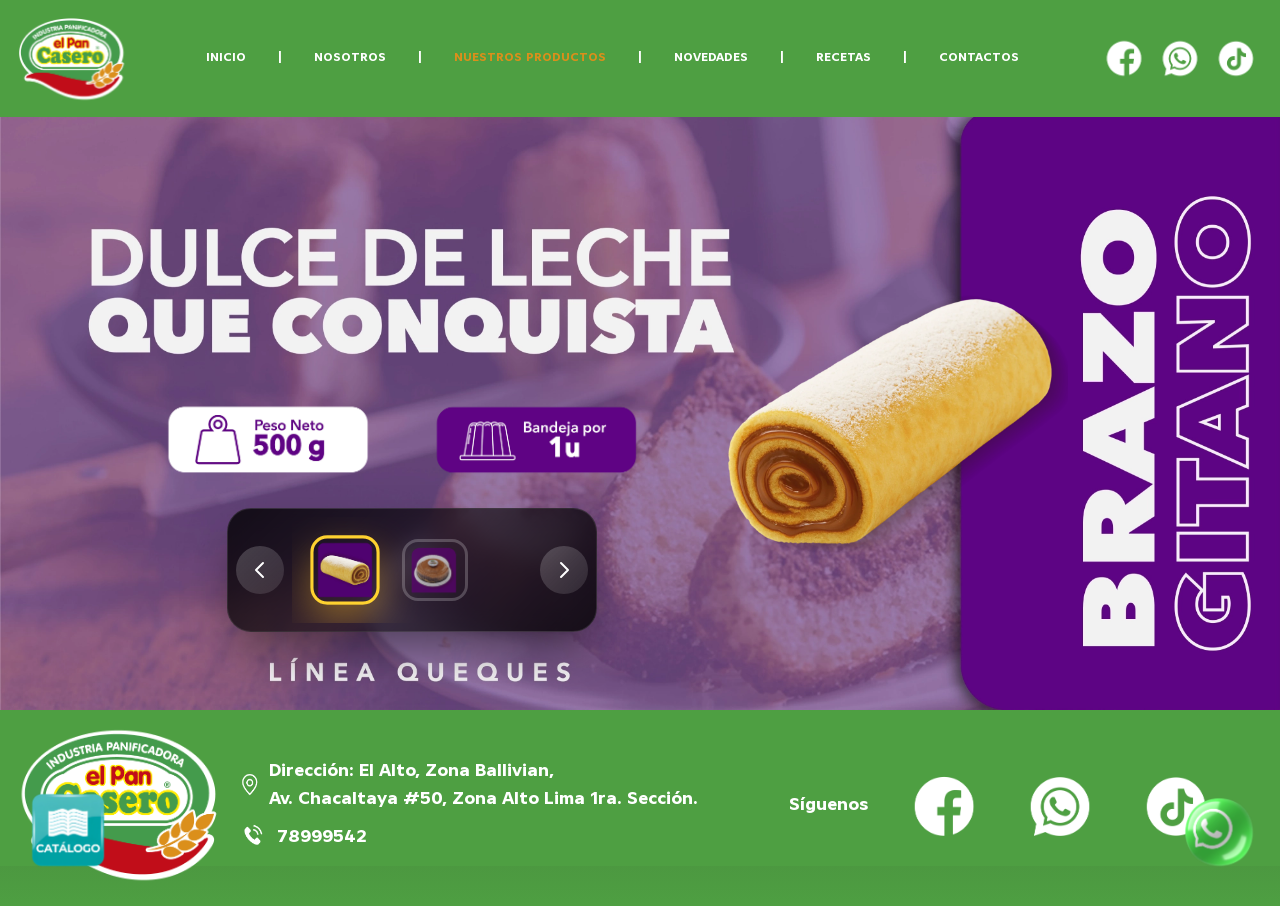
<file: lineas/queques.html>
<!DOCTYPE html>
<html lang="en">

<head>
    <meta charset="UTF-8">
    <meta name="viewport" content="width=device-width, initial-scale=1.0">
    <title>Pan Casero</title>
    <link rel="stylesheet" href="../assets/css/style.css">
    <link rel="stylesheet" href="../assets/css/styleProductos.css">
    <link rel="shortcut icon" type="image/x-icon" href="../assets/img/inicio/logo.webp">
    <link rel="stylesheet" href="../assets/librerias/css/flowbite.css">
    <link rel="stylesheet" href="../assets/librerias/css/animate.min.css">
    <script src="../assets/librerias/js/tailwind.js"></script>
    <script src="../assets/librerias/js/flowbite.js"></script>
    <!-- Flip Book -->
    <link href="../assets/libro/css/dflip.min.css" rel="stylesheet" type="text/css" />
    <link href="../assets/libro/css/themify-icons.min.css" rel="stylesheet" type="text/css" />
    <link href="../assets/libro/css/flipbook.css" rel="stylesheet" type="text/css" />

</head>

<body class="bg-gradient-to-b from-stone-900 to-[#4e9f42]">
    <!-- Inicio boton Whatsapp Flotante -->
    <div class="flotante hidden md:block">
        <a href="https://wa.link/gar0gy" target="_blank"><img src="../assets/img/medios/whatsapp.png" alt=""></a>
    </div>
    <div class="flotante2 hidden md:block">
        <a data-modal-target="default-modal" data-modal-toggle="default-modal" class="cursor-pointer"><img
                src="../assets/img/medios/catalogo.webp" alt=""></a>
    </div>
    <!-- Fin boton Whatsapp Flotante -->


    <!-- Inicio Navbar -->
    <nav class="bg-[#4e9f42]  fixed w-full z-20 top-0 start-0 ">
        <div class="w-full flex flex-wrap items-center justify-between mx-auto p-4">
            <a href="../index.html"
                class="flex items-center space-x-3 rtl:space-x-reverse animate__animated animate__bounceInLeft">
                <img src="../assets/img/inicio/logo.webp" class="w-20 lg:w-28 xl:w-28 " alt="Logo Pan Casero">
            </a>

            <div class="flex lg:order-2 xl:order-2 space-x-3 lg:space-x-0  animate__animated animate__bounceInRight">
                <a href="https://www.facebook.com/p/El-Pan-Casero-100063493093490/?locale=es_LA" target="_blank">
                    <img src="../assets/img/inicio/ICONOS-01.webp" class="w-20 lg:w-14 hidden lg:block"
                        alt="Logo Facebook">
                </a>
                <a href="https://wa.link/gar0gy" target="_blank">
                    <img src="../assets/img/inicio/ICONOS-02.webp" class="w-20 lg:w-14 hidden lg:block"
                        alt="Logo Whatsapp">
                </a>
                <a href="https://www.tiktok.com/@elpancaser?is_from_webapp=1&sender_device=pc" target="_blank">
                    <img src="../assets/img/inicio/tiktok.webp" class="w-20 lg:w-14 hidden lg:block"
                        alt="Logo Instagram">
                </a>
                <div class="md:hidden">
                    <a data-modal-target="default-modal-2" data-modal-toggle="default-modal-2"
                        class="cursor-pointer"><img class="w-15" src="../assets/img/medios/catalogo.webp" alt=""></a>
                </div>
                <button data-collapse-toggle="navbar-sticky" type="button"
                    class="inline-flex items-center p-2 w-10 h-10 justify-center text-sm text-gray-500 rounded-lg lg:hidden hover:bg-gray-100 focus:outline-none focus:ring-2 focus:ring-gray-200 "
                    aria-controls="navbar-sticky" aria-expanded="false">
                    <span class="sr-only">Open main menu</span>
                    <svg class="w-5 h-5" aria-hidden="true" xmlns="http://www.w3.org/2000/svg" fill="none"
                        viewBox="0 0 17 14">
                        <path stroke="currentColor" stroke-linecap="round" stroke-linejoin="round" stroke-width="2"
                            d="M1 1h15M1 7h15M1 13h15" />
                    </svg>
                </button>
            </div>
            <div class="items-center justify-between hidden w-full lg:flex lg:w-auto lg:order-1 " id="navbar-sticky">
                <ul
                    class="flex flex-col p-4 lg:p-0 mt-4 font-medium rounded-lg lg:space-x-4 xl:space-x-8 rtl:space-x-reverse lg:flex-row lg:mt-0 lg:border-0 bg-[#4e9f42] ">
                    <li>
                        <a href="../index.html"
                            class="block py-2 px-0 text-white text-sm lg:text-xs 2xl:text-base rounded-sm lg:bg-transparent lg:p-0 hover:text-[#db8f1b]"
                            aria-current="page">INICIO</a>
                    </li>
                    <li>
                        <a
                            class="hidden lg:block py-2 px-0 text-white text-sm lg:text-xs 2xl:text-base  rounded-sm hover:bg-[#3d7e34] lg:hover:bg-transparent lg:p-0 hover:text-[#db8f1b]">|</a>
                    </li>
                    <li>
                        <a href="../nosotros.html"
                            class="block py-2 px-0 text-white text-sm lg:text-xs 2xl:text-base  rounded-sm hover:bg-[#3d7e34] lg:hover:bg-transparent lg:p-0 hover:text-[#db8f1b]">NOSOTROS</a>
                    </li>
                    <li>
                        <a
                            class="hidden lg:block py-2 px-0 text-white text-sm lg:text-xs 2xl:text-base  rounded-sm hover:bg-[#3d7e34] lg:hover:bg-transparent lg:p-0 hover:text-[#db8f1b]">|</a>
                    </li>
                    <li class="relative">
                        <!-- BotOn dropdown -->
                        <button id="dropdownProductosButton" data-dropdown-toggle="dropdownProductos"
                            class="flex items-center py-2 px-0 text-[#db8f1b] text-sm lg:text-xs 2xl:text-base rounded-sm hover:bg-[#3d7e34] lg:hover:bg-transparent lg:p-0 hover:cursor-pointer hover:text-[#db8f1b]"
                            type="button">
                            NUESTROS PRODUCTOS
                        </button>

                        <div id="dropdownProductos"
                            class="rounded-xl z-20 hidden bg-[#efefef] w-[100vw] lg:w-[80vw] xl:w-[60vw] 2xl:w-[60vw] h-[60vw] lg:h-[55vh] xl:h-[62vh] 2xl:h-[50vh] p-1 overflow-y-auto bg-[url('../assets/img/nuestros_productos/navbar/soloTitulo.webp')] lg:bg-[url('../assets/img/nuestros_productos/navbar/panadero.webp')] bg-contain bg-no-repeat bg-top">


                            <div class=" grid-cols-4 grid-rows-3 gap-1 h-full relative hidden lg:grid">


                                <div class="col-span-3 row-span-1 items-center justify-center z-10 ">

                                </div>

                                <!-- Productos -->
                                <div class="col-start-1 row-start-2 z-10 flex justify-end">
                                    <a href="../lineas/reposteria.html" class="group block">
                                        <img src="../assets/img/nuestros_productos/navbar/reposteria.webp"
                                            class="w-36 h-32 object-cover rounded-lg border-2 border-[#efefef] group-hover:border-[#4e9f42] transition-all"
                                            alt="Repostería">
                                    </a>
                                </div>

                                <div class="col-start-2 row-start-2 z-10 flex justify-center">
                                    <a href="../lineas/panEspecial.html" class="group block">
                                        <img src="../assets/img/nuestros_productos/navbar/pan_especial.webp"
                                            class="w-36 h-32 object-cover rounded-lg border-2 border-[#efefef] group-hover:border-[#4e9f42] transition-all"
                                            alt="Pan especial">
                                    </a>
                                </div>

                                <div class="col-start-3 row-start-2 z-10 flex justify-start">
                                    <a href="../lineas/panMolde.html" class="group block">
                                        <img src="../assets/img/nuestros_productos/navbar/pan_molde.webp"
                                            class="w-36 h-32 object-cover rounded-lg border-2 border-[#efefef] group-hover:border-[#4e9f42] transition-all"
                                            alt="Pan de molde">
                                    </a>
                                </div>

                                <div class="col-start-1 row-start-3 z-10 flex justify-end">
                                    <a href="../lineas/pan.html" class="group block">
                                        <img src="../assets/img/nuestros_productos/navbar/panaderia.webp"
                                            class="w-36 h-32 object-cover rounded-lg border-2 border-[#efefef] group-hover:border-[#4e9f42] transition-all"
                                            alt="Panadería">
                                    </a>
                                </div>

                                <div class="col-start-2 row-start-3 z-10 flex justify-center">
                                    <a href="../lineas/queques.html" class="group block">
                                        <img src="../assets/img/nuestros_productos/navbar/queques.webp"
                                            class="w-36 h-32 object-cover rounded-lg border-2 border-[#efefef] group-hover:border-[#4e9f42] transition-all"
                                            alt="Queques">
                                    </a>
                                </div>

                                <div class="row-span-3 col-start-4 row-start-1 z-10 p-4 rounded-lg">

                                </div>
                            </div>
                            <!-- Movil-->

                            <div class="grid grid-cols-3 grid-rows-2 gap-4 lg:hidden mt-[12%]">
                                <div>
                                    <a href="../lineas/reposteria.html" class="group block">
                                        <img src="../assets/img/nuestros_productos/navbar/reposteria.webp"
                                            class="w-[70%] md:w-28 md:h-22 object-cover rounded-lg border-2 border-[#efefef] group-hover:border-[#4e9f42] transition-all"
                                            alt="Repostería">
                                    </a>
                                </div>
                                <div>
                                    <a href="../lineas/panEspecial.html" class="group block">
                                        <img src="../assets/img/nuestros_productos/navbar/pan_especial.webp"
                                            class="w-[70%] md:w-28 md:h-22 object-cover rounded-lg border-2 border-[#efefef] group-hover:border-[#4e9f42] transition-all"
                                            alt="Pan especial">
                                    </a>
                                </div>
                                <div>
                                    <a href="../lineas/panMolde.html" class="group block">
                                        <img src="../assets/img/nuestros_productos/navbar/pan_molde.webp"
                                            class="w-[70%] md:w-28 md:h-22 object-cover rounded-lg border-2 border-[#efefef] group-hover:border-[#4e9f42] transition-all"
                                            alt="Pan de molde">
                                    </a>
                                </div>
                                <div>
                                    <a href="../lineas/pan.html" class="group block">
                                        <img src="../assets/img/nuestros_productos/navbar/panaderia.webp"
                                            class="w-[70%] md:w-28 md:h-22 object-cover rounded-lg border-2 border-[#efefef] group-hover:border-[#4e9f42] transition-all"
                                            alt="Panadería">
                                    </a>
                                </div>
                                <div><a href="../lineas/queques.html" class="group block">
                                        <img src="../assets/img/nuestros_productos/navbar/queques.webp"
                                            class="w-[70%] md:w-28 md:h-22 object-cover rounded-lg border-2 border-[#efefef] group-hover:border-[#4e9f42] transition-all"
                                            alt="Queques">
                                    </a></div>
                                <div></div>
                            </div>

                        </div>
                    </li>
                    <li>
                        <a
                            class="hidden lg:block py-2 px-0 text-white text-sm lg:text-xs 2xl:text-base  rounded-sm hover:bg-[#3d7e34] lg:hover:bg-transparent lg:p-0 hover:text-[#db8f1b]">|</a>
                    </li>
                    <li>
                        <a href="../novedades.html"
                            class="block py-2 px-0 text-white text-sm lg:text-xs 2xl:text-base  rounded-sm hover:bg-[#3d7e34] lg:hover:bg-transparent lg:p-0 hover:text-[#db8f1b]">NOVEDADES</a>
                    </li>
                    <li>
                        <a
                            class="hidden lg:block py-2 px-0 text-white text-sm lg:text-xs 2xl:text-base  rounded-sm hover:bg-[#3d7e34] lg:hover:bg-transparent lg:p-0 hover:text-[#db8f1b]">|</a>
                    </li>
                    <li>
                        <a href="../recetas.html"
                            class="block py-2 px-0 text-white text-sm lg:text-xs 2xl:text-base  rounded-sm hover:bg-[#3d7e34] lg:hover:bg-transparent lg:p-0 hover:text-[#db8f1b]">RECETAS</a>
                    </li>
                    <li>
                        <a
                            class="hidden lg:block py-2 px-0 text-white text-sm lg:text-xs 2xl:text-base  rounded-sm hover:bg-[#3d7e34] lg:hover:bg-transparent lg:p-0 hover:text-[#db8f1b]">|</a>
                    </li>
                    <li>
                        <a href="../contactos.html"
                            class="block py-2 px-0 text-white  text-sm lg:text-xs 2xl:text-base rounded-sm hover:bg-[#3d7e34] lg:hover:bg-transparent lg:p-0 hover:text-[#db8f1b]">CONTACTOS</a>
                    </li>
                </ul>
            </div>
        </div>
    </nav>
    <!-- Fin Navbar -->









    <div id="imagenFondo"
        class="relative bg-cover bg-center w-full paraNavbar transition-all duration-800 hidden md:block"
        style="background-image: url('../assets/img/nuestros_productos/queques/fondo_brazo.webp')">
        <div class="grid grid-cols-2 gap-4 absolute inset-0 p-8">
            <div>
                <div class="grid grid-cols-1 grid-rows-2 gap-2 h-full w-full">
                    <div class="flex items-end justify-end -mb-12 xl:-mb-18 2xl:-mb-26 lg:ml-28">
                        <!-- Selector de peso/unidad -->
                        <div class="flex gap-4 ">
                            <img src="../assets/img/nuestros_productos/queques/peso.webp"
                                class="w-20 md:w-48 lg:w-48 xl:w-62 2xl:w-72  h-auto hover:scale-105 transition-transform duration-300"
                                alt="peso">
                            <img src="../assets/img/nuestros_productos/queques/unidad.webp"
                                class="w-20 md:w-48 lg:w-48 xl:w-62 2xl:w-72  h-auto hover:scale-105 transition-transform duration-300"
                                alt="unidad">
                        </div>
                    </div>
                    <div class="flex items-center justify-center ml-20 w-full">
                        <!-- Carrusel -->
                        <div class="carousel-container rounded-3xl gap-2 items-center flex -mr-0 2xl:-mr-18">
                            <!-- Flecha izquierda -->
                            <button id="prevBtn"
                                class="nav-btn p-3 rounded-full transition-all duration-300 hover:shadow-xl cursor-pointer">
                                <svg class="w-6 h-6 text-white" fill="none" stroke="currentColor" viewBox="0 0 24 24">
                                    <path stroke-linecap="round" stroke-linejoin="round" stroke-width="2"
                                        d="M15 19l-7-7 7-7">
                                    </path>
                                </svg>
                            </button>

                            <!-- Contenedor del carrusel -->
                            <div class="carousel-viewport overflow-hidden h-auto w-[15rem] 2xl:w-[26rem] relative">
                                <!-- Imágenes del carrusel -->
                                <div class="flex gap-6 items-center transition-transform duration-500 mt-5 mb-5 ml-5"
                                    id="imageContainer">
                                    <img src="../assets/img/nuestros_productos/queques/brazo.webp"
                                        class="w-[30%] xl:w-[30%] 2xl:w-[28%] object-fill rounded-2xl border-3 border-white/30 hover:border-amber-300 cursor-pointer carousel-image active"
                                        alt="Brazo" data-index="0" data-name="Brazo"
                                        data-main="../assets/img/nuestros_productos/queques/brazos.webp"
                                        data-bg="../assets/img/nuestros_productos/queques/fondo_brazo.webp"
                                        data-pan="../assets/img/nuestros_productos/queques/brazoUno.webp">
                                    <img src="../assets/img/nuestros_productos/queques/queque.webp"
                                        class="w-[30%] xl:w-[30%] 2xl:w-[28%] object-fill rounded-2xl border-3 border-white/30 hover:border-amber-300 cursor-pointer carousel-image"
                                        alt="Queque" data-index="1" data-name="Queque"
                                        data-main="../assets/img/nuestros_productos/queques/queques.webp"
                                        data-bg="../assets/img/nuestros_productos/queques/fondo_queque.webp"
                                        data-pan="../assets/img/nuestros_productos/queques/quequeUno.webp">

                                </div>
                            </div>

                            <!-- Flecha derecha -->
                            <button id="nextBtn"
                                class="nav-btn p-3 rounded-full transition-all duration-300 hover:shadow-xl cursor-pointer">
                                <svg class="w-6 h-6 text-white" fill="none" stroke="currentColor" viewBox="0 0 24 24">
                                    <path stroke-linecap="round" stroke-linejoin="round" stroke-width="2"
                                        d="M9 5l7 7-7 7">
                                    </path>
                                </svg>
                            </button>
                        </div>
                    </div>
                </div>
            </div>

            <div class="flex items-center justify-center mr-[20%] relative">
                <img id="mainImage" src="../assets/img/nuestros_productos/queques/queques.webp"
                    class="w-[75%] h-auto main-image transition-opacity duration-500" alt="producto principal">
                <img id="mainImagePan" src="../assets/img/nuestros_productos/queques/quequeUno.webp"
                    class="w-[55%] h-auto main-image transition-opacity duration-500 absolute left-0 bottom-0"
                    alt="producto principal">
            </div>
        </div>
    </div>

    <!-- Movil Carrusel-->
    <div class="bg-[#90628b] bg-cover bg-center relative md:hidden"
        style="background-image: url('../assets/img/nuestros_productos/queques/fondo_movil.webp');">
        <!-- Contenedor del título con z-20 -->
        <div class="bg-[#5d0484] w-full h-[15vh] mt-23 md:hidden text-center rounded-b-[2rem] shadow-xl/30 z-15 relative 
            flex flex-col justify-center items-center"> <!-- Añadido: flex, flex-col, justify-center, items-center -->
            <h1 class="text-white font-bold text-4xl titulo-producto-movil-uno">BRAZO</h1>
            <h1 class="text-[#5d0484] text-4xl font-bold titulo-producto-movil" style="-webkit-text-stroke: 1px white;">
                GITANO
            </h1>
        </div>

        <!-- Imagen con z-10 y position relative para que respete el stacking -->
        <div class="z-10 relative min-h-[46vh] max-h-[46vh] flex justify-center">
            <img src="../assets/img/nuestros_productos/queques/brazos.webp" class="w-[50%] main-image-movil mt-5"
                alt="">
            <img src="../assets/img/nuestros_productos/queques/brazoUno.webp"
                class=" absolute bottom-0 left-10 w-[50%] main-image-movil-uno mt-5" alt="">
        </div>

        <div class="bg-[#90628b] w-full flex text-center">
            <div class="carousel-container-movil rounded-3xl gap-2 items-center flex m-auto">
                <!-- Flecha izquierda -->
                <button id="prevBtn-movil"
                    class="nav-btn-movil p-3 rounded-full transition-all duration-300 hover:shadow-xl cursor-pointer">
                    <svg class="w-6 h-6 text-white" fill="none" stroke="currentColor" viewBox="0 0 24 24">
                        <path stroke-linecap="round" stroke-linejoin="round" stroke-width="2" d="M15 19l-7-7 7-7">
                        </path>
                    </svg>
                </button>

                <!-- Contenedor del carrusel -->
                <div class="carousel-viewport overflow-hidden h-[7rem] w-[100%] relative">
                    <!-- Imágenes del carrusel -->
                    <div class="flex gap-6 items-center  transition-transform duration-500 mt-1"
                        id="imageContainer-movil">
                        <img src="../assets/img/nuestros_productos/queques/brazo.webp"
                            class="w-[30%] xl:w-[30%] 2xl:w-[28%] object-fill rounded-2xl border-3 border-white/30 hover:border-amber-300 cursor-pointer carousel-image-movil active"
                            alt="Blanco" data-index="0" data-name="GITANO" data-uno="BRAZO"
                            data-main="../assets/img/nuestros_productos/queques/brazos.webp"
                            data-solo="../assets/img/nuestros_productos/queques/brazoUno.webp">
                        <img src="../assets/img/nuestros_productos/queques/queque.webp"
                            class="w-[30%] xl:w-[30%] 2xl:w-[28%] object-fill rounded-2xl border-3 border-white/30 hover:border-amber-300 cursor-pointer carousel-image-movil"
                            alt="Integral" data-index="1" data-name="MARMOLADO" data-uno="QUEQUE"
                            data-main="../assets/img/nuestros_productos/queques/queques.webp"
                            data-solo="../assets/img/nuestros_productos/queques/quequeUno.webp">


                    </div>
                </div>

                <!-- Flecha derecha -->
                <button id="nextBtn-movil"
                    class="nav-btn-movil p-3 rounded-full transition-all duration-300 hover:shadow-xl cursor-pointer">
                    <svg class="w-6 h-6 text-white" fill="none" stroke="currentColor" viewBox="0 0 24 24">
                        <path stroke-linecap="round" stroke-linejoin="round" stroke-width="2" d="M9 5l7 7-7 7">
                        </path>
                    </svg>
                </button>
            </div>
        </div>
    </div>
    <script>
        const imagen = new Image();
        imagen.src = document.getElementById("imagenFondo").style.backgroundImage
            .replace('url("', '').replace('")', '');

        imagen.onload = function () {
            const aspectRatio = imagen.naturalWidth / imagen.naturalHeight;
            document.getElementById("imagenFondo").style.aspectRatio = aspectRatio;
        };
    </script>














   <!-- Inicio Footer -->

    <div class="bg-[#4e9f42] text-white py-4 px-2 lg:px-4 lg:mb-10">
        <div class="w-full mx-auto">
            <!-- Primera fila (columnas 1 y 2 en móvil, todas en desktop) -->
            <div class="grid grid-cols-2 lg:grid-cols-3 gap-4 items-center">
                <!-- Logo -->
                <div class="flex justify-start">
                    <img src="../assets/img/inicio/logo.webp" class="w-28 lg:w-48 xl:w-52" alt="Logo">
                </div>

                <!-- Información de contacto -->
                <div class="space-y-2 text-left lg:-ml-28 xl:-ml-50">
                    <div class="flex items-center justify-start gap-0">
                        <img src="../assets/img/inicio/ICONOS-04.webp" class="w-6 h-6 lg:w-8 lg:h-8 "
                            alt="icono dirección">
                        <span class="text-xs lg:text-sm xl:text-lg">Dirección: El Alto, Zona Ballivian, <br>Av.
                            Chacaltaya #50, Zona Alto Lima
                            1ra. Sección.</span>
                    </div>
                    <div class="flex items-center justify-start gap-2">
                        <img src="../assets/img/inicio/ICONOS-05.webp" class="w-6 h-6 lg:w-8 lg:h-8"
                            alt="icono teléfono">
                        <span class="text-xs lg:text-sm xl:text-lg">78999542</span>
                    </div>
                </div>

                <!-- Espacio vacío en móvil (para mantener estructura de 2 columnas) -->
                <div class="hidden lg:block"></div>
            </div>

            <!-- Segunda fila (solo para móvil - redes sociales) -->
            <div class="lg:hidden flex justify-center mt-4 pr-15">
                <div class="flex items-center gap-0">
                    <span class="font-semibold text-sm">Síguenos</span>
                    <div class="flex space-x-1">
                        <a href="https://www.facebook.com/p/El-Pan-Casero-100063493093490/?locale=es_LA"
                            target="_blank">
                            <img src="../assets/img/inicio/ICONOS-01.webp" class="w-12 h-auto" alt="Facebook">
                        </a>
                        <a href="https://wa.link/gar0gy" target="_blank">
                            <img src="../assets/img/inicio/ICONOS-02.webp" class="w-12 h-auto" alt="WhatsApp">
                        </a>
                        <a href="https://www.tiktok.com/@elpancaser?is_from_webapp=1&sender_device=pc" target="_blank">
                            <img src="../assets/img/inicio/tiktok.webp" class="w-12 h-auto" alt="Instagram">
                        </a>
                    </div>
                </div>
            </div>

            <!-- Tercera columna (solo en desktop) -->
            <div class="hidden lg:flex justify-end pr-10 -mt-30">
                <span class="font-semibold p-7 text-lg">Síguenos</span>
                <div class="flex space-x-5">
                    <a href="https://www.facebook.com/p/El-Pan-Casero-100063493093490/?locale=es_LA" target="_blank">
                        <img src="../assets/img/inicio/ICONOS-01.webp" class="w-14 xl:w-24 h-auto" alt="Facebook">
                    </a>
                    <a href="https://wa.link/gar0gy" target="_blank">
                        <img src="../assets/img/inicio/ICONOS-02.webp" class="w-14 xl:w-24 h-auto" alt="WhatsApp">
                    </a>
                    <a href="https://www.tiktok.com/@elpancaser?is_from_webapp=1&sender_device=pc" target="_blank">
                        <img src="../assets/img/inicio/tiktok.webp" class="w-14 xl:w-24 h-auto" alt="Instagram">
                    </a>

                </div>
            </div>
        </div>
    </div>
    <!-- Fin Footer -->
    <!-- Modal modificado -->
    <div id="default-modal" tabindex="-1" aria-hidden="true"
        class="hidden fixed top-0 left-0 right-0 bottom-0 z-50 w-full overflow-hidden bg-gray-900/50 flex items-center justify-center">
        <div class="relative w-full max-w-5xl h-[90vh]">
            <!-- Modal content -->
            <div class="relative bg-white rounded-lg shadow-lg h-full flex flex-col">
                <!-- Modal header -->
                <div class="flex justify-end p-2">
                    <button type="button" class="text-gray-500 hover:text-gray-700" data-modal-hide="default-modal">
                        <svg class="w-6 h-6" fill="none" stroke="currentColor" viewBox="0 0 24 24">
                            <path stroke-linecap="round" stroke-linejoin="round" stroke-width="2"
                                d="M6 18L18 6M6 6l12 12"></path>
                        </svg>
                    </button>
                </div>
                <!-- Modal body -->
                <div class="flex-1 overflow-hidden p-4">
                    <div class="flipbook-container">
                        <div class="_df_book" height="100%" webgl="true" source="../assets/libro/books/catalogo2025.pdf"
                            id="df_manual_book">
                        </div>
                    </div>
                </div>
            </div>
        </div>
    </div>
    <!-- Modal Movil -->
    <div id="default-modal-2" tabindex="-1" aria-hidden="true"
        class="hidden fixed top-0 left-0 right-0 bottom-0 z-50 w-full overflow-hidden bg-gray-900/50 flex items-center justify-center">
        <div class="relative w-full max-w-5xl h-[90vh]">
            <div class="relative bg-white rounded-lg shadow-lg h-full flex flex-col">
                <div class="flex justify-end p-2">
                    <button type="button" class="text-gray-500 hover:text-gray-700" data-modal-hide="default-modal-2">
                        <svg class="w-6 h-6" fill="none" stroke="currentColor" viewBox="0 0 24 24">
                            <path stroke-linecap="round" stroke-linejoin="round" stroke-width="2"
                                d="M6 18L18 6M6 6l12 12"></path>
                        </svg>
                    </button>
                </div>
                <div class="flex-1 overflow-hidden p-4">
                    <div class="flipbook-container">
                        <div class="_df_book" style="height: 40vh; width: 45vh;" webgl="true"
                            source="../assets/libro/books/catalogo2025.pdf" id="df_manual_book"></div>
                    </div>
                </div>
            </div>
        </div>
    </div>
    <!-- Libro  -->
    <script src="../assets/libro/js/libs/jquery.min.js" type="text/javascript"></script>
    <script src="../assets/libro/js/libs/three.min.js" type="text/javascript"></script>
    <script src="../assets/libro/js/libs/compatibility.js" type="text/javascript"></script>
    <script src="../assets/libro/js/libs/mockup.min.js" type="text/javascript"></script>
    <script src="../assets/libro/js/libs/pdf.min.js" type="text/javascript"></script>
    <script src="../assets/libro/js/libs/pdf.worker.min.js" type="text/javascript"></script>
    <script src="../assets/libro/js/dflip.min.js" type="text/javascript"></script>
    <script src="../assets/libro/js/flipbook.js"></script>

    <script src="../assets/js/animation_pan.js"></script>
    <script src="../assets/js/index.js"></script>

</body>

</html>
</file>
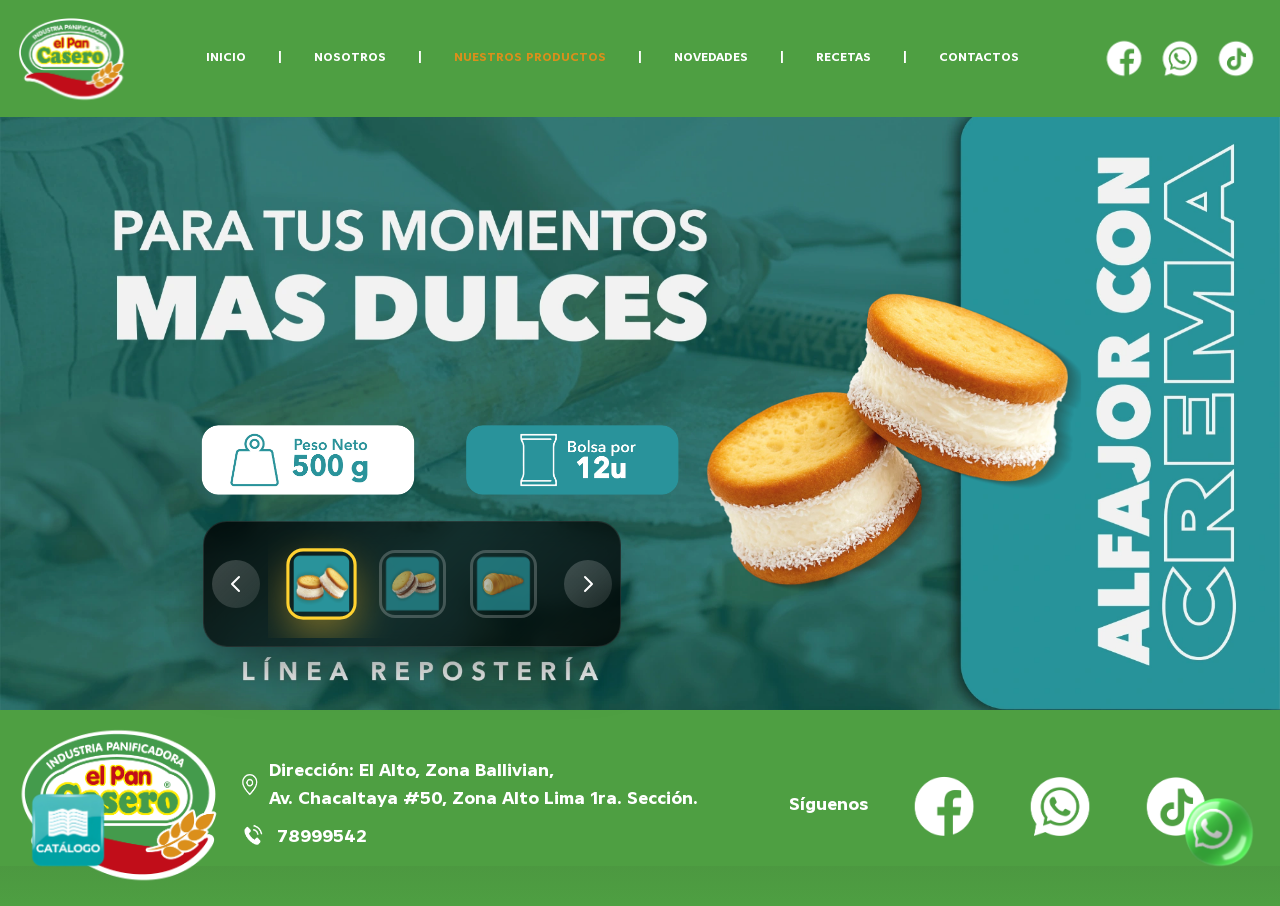
<file: lineas/reposteria.html>
<!DOCTYPE html>
<html lang="en">

<head>
    <meta charset="UTF-8">
    <meta name="viewport" content="width=device-width, initial-scale=1.0">
    <title>Pan Casero</title>
    <link rel="stylesheet" href="../assets/css/style.css">
    <link rel="stylesheet" href="../assets/css/styleProductos.css">
    <link rel="shortcut icon" type="image/x-icon" href="../assets/img/inicio/logo.webp">
    <link rel="stylesheet" href="../assets/librerias/css/flowbite.css">
    <link rel="stylesheet" href="../assets/librerias/css/animate.min.css">
    <script src="../assets/librerias/js/tailwind.js"></script>
    <script src="../assets/librerias/js/flowbite.js"></script>
    <!-- Flip Book -->
    <link href="../assets/libro/css/dflip.min.css" rel="stylesheet" type="text/css" />
    <link href="../assets/libro/css/themify-icons.min.css" rel="stylesheet" type="text/css" />
    <link href="../assets/libro/css/flipbook.css" rel="stylesheet" type="text/css" />

</head>

<body class="bg-gradient-to-b from-stone-900 to-[#4e9f42]">
    <!-- Inicio boton Whatsapp Flotante -->
    <div class="flotante hidden md:block">
        <a href="https://wa.link/gar0gy" target="_blank"><img src="../assets/img/medios/whatsapp.png" alt=""></a>
    </div>
    <div class="flotante2 hidden md:block">
        <a data-modal-target="default-modal" data-modal-toggle="default-modal" class="cursor-pointer"><img
                src="../assets/img/medios/catalogo.webp" alt=""></a>
    </div>
    <!-- Fin boton Whatsapp Flotante -->

    <!-- Inicio Navbar -->
    <nav class="bg-[#4e9f42]  fixed w-full z-20 top-0 start-0 ">
        <div class="w-full flex flex-wrap items-center justify-between mx-auto p-4">
            <a href="../index.html"
                class="flex items-center space-x-3 rtl:space-x-reverse animate__animated animate__bounceInLeft">
                <img src="../assets/img/inicio/logo.webp" class="w-20 lg:w-28 xl:w-28 " alt="Logo Pan Casero">
            </a>

            <div class="flex lg:order-2 xl:order-2 space-x-3 lg:space-x-0  animate__animated animate__bounceInRight">
                <a href="https://www.facebook.com/p/El-Pan-Casero-100063493093490/?locale=es_LA" target="_blank">
                    <img src="../assets/img/inicio/ICONOS-01.webp" class="w-20 lg:w-14 hidden lg:block"
                        alt="Logo Facebook">
                </a>
                <a href="https://wa.link/gar0gy" target="_blank">
                    <img src="../assets/img/inicio/ICONOS-02.webp" class="w-20 lg:w-14 hidden lg:block"
                        alt="Logo Whatsapp">
                </a>
                <a href="https://www.tiktok.com/@elpancaser?is_from_webapp=1&sender_device=pc" target="_blank">
                    <img src="../assets/img/inicio/tiktok.webp" class="w-20 lg:w-14 hidden lg:block"
                        alt="Logo Instagram">
                </a>
                <div class="md:hidden">
                    <a data-modal-target="default-modal-2" data-modal-toggle="default-modal-2"
                        class="cursor-pointer"><img class="w-15" src="../assets/img/medios/catalogo.webp" alt=""></a>
                </div>
                <button data-collapse-toggle="navbar-sticky" type="button"
                    class="inline-flex items-center p-2 w-10 h-10 justify-center text-sm text-gray-500 rounded-lg lg:hidden hover:bg-gray-100 focus:outline-none focus:ring-2 focus:ring-gray-200 "
                    aria-controls="navbar-sticky" aria-expanded="false">
                    <span class="sr-only">Open main menu</span>
                    <svg class="w-5 h-5" aria-hidden="true" xmlns="http://www.w3.org/2000/svg" fill="none"
                        viewBox="0 0 17 14">
                        <path stroke="currentColor" stroke-linecap="round" stroke-linejoin="round" stroke-width="2"
                            d="M1 1h15M1 7h15M1 13h15" />
                    </svg>
                </button>
            </div>
            <div class="items-center justify-between hidden w-full lg:flex lg:w-auto lg:order-1 " id="navbar-sticky">
                <ul
                    class="flex flex-col p-4 lg:p-0 mt-4 font-medium rounded-lg lg:space-x-4 xl:space-x-8 rtl:space-x-reverse lg:flex-row lg:mt-0 lg:border-0 bg-[#4e9f42] ">
                    <li>
                        <a href="../index.html"
                            class="block py-2 px-0 text-white text-sm lg:text-xs 2xl:text-base rounded-sm lg:bg-transparent lg:p-0 hover:text-[#db8f1b]"
                            aria-current="page">INICIO</a>
                    </li>
                    <li>
                        <a
                            class="hidden lg:block py-2 px-0 text-white text-sm lg:text-xs 2xl:text-base  rounded-sm hover:bg-[#3d7e34] lg:hover:bg-transparent lg:p-0 hover:text-[#db8f1b]">|</a>
                    </li>
                    <li>
                        <a href="../nosotros.html"
                            class="block py-2 px-0 text-white text-sm lg:text-xs 2xl:text-base  rounded-sm hover:bg-[#3d7e34] lg:hover:bg-transparent lg:p-0 hover:text-[#db8f1b]">NOSOTROS</a>
                    </li>
                    <li>
                        <a
                            class="hidden lg:block py-2 px-0 text-white text-sm lg:text-xs 2xl:text-base  rounded-sm hover:bg-[#3d7e34] lg:hover:bg-transparent lg:p-0 hover:text-[#db8f1b]">|</a>
                    </li>
                    <li class="relative">
                        <!-- BotOn dropdown -->
                        <button id="dropdownProductosButton" data-dropdown-toggle="dropdownProductos"
                            class="flex items-center py-2 px-0 text-[#db8f1b] text-sm lg:text-xs 2xl:text-base rounded-sm hover:bg-[#3d7e34] lg:hover:bg-transparent lg:p-0 hover:cursor-pointer hover:text-[#db8f1b]"
                            type="button">
                            NUESTROS PRODUCTOS
                        </button>

                        <div id="dropdownProductos"
                            class="rounded-xl z-20 hidden bg-[#efefef] w-[100vw] lg:w-[80vw] xl:w-[60vw] 2xl:w-[60vw] h-[60vw] lg:h-[55vh] xl:h-[62vh] 2xl:h-[50vh] p-1 overflow-y-auto bg-[url('../assets/img/nuestros_productos/navbar/soloTitulo.webp')] lg:bg-[url('../assets/img/nuestros_productos/navbar/panadero.webp')] bg-contain bg-no-repeat bg-top">


                            <div class=" grid-cols-4 grid-rows-3 gap-1 h-full relative hidden lg:grid">


                                <div class="col-span-3 row-span-1 items-center justify-center z-10 ">

                                </div>

                                <!-- Productos -->
                                <div class="col-start-1 row-start-2 z-10 flex justify-end">
                                    <a href="../lineas/reposteria.html" class="group block">
                                        <img src="../assets/img/nuestros_productos/navbar/reposteria.webp"
                                            class="w-36 h-32 object-cover rounded-lg border-2 border-[#efefef] group-hover:border-[#4e9f42] transition-all"
                                            alt="Repostería">
                                    </a>
                                </div>

                                <div class="col-start-2 row-start-2 z-10 flex justify-center">
                                    <a href="../lineas/panEspecial.html" class="group block">
                                        <img src="../assets/img/nuestros_productos/navbar/pan_especial.webp"
                                            class="w-36 h-32 object-cover rounded-lg border-2 border-[#efefef] group-hover:border-[#4e9f42] transition-all"
                                            alt="Pan especial">
                                    </a>
                                </div>

                                <div class="col-start-3 row-start-2 z-10 flex justify-start">
                                    <a href="../lineas/panMolde.html" class="group block">
                                        <img src="../assets/img/nuestros_productos/navbar/pan_molde.webp"
                                            class="w-36 h-32 object-cover rounded-lg border-2 border-[#efefef] group-hover:border-[#4e9f42] transition-all"
                                            alt="Pan de molde">
                                    </a>
                                </div>

                                <div class="col-start-1 row-start-3 z-10 flex justify-end">
                                    <a href="../lineas/pan.html" class="group block">
                                        <img src="../assets/img/nuestros_productos/navbar/panaderia.webp"
                                            class="w-36 h-32 object-cover rounded-lg border-2 border-[#efefef] group-hover:border-[#4e9f42] transition-all"
                                            alt="Panadería">
                                    </a>
                                </div>

                                <div class="col-start-2 row-start-3 z-10 flex justify-center">
                                    <a href="../lineas/queques.html" class="group block">
                                        <img src="../assets/img/nuestros_productos/navbar/queques.webp"
                                            class="w-36 h-32 object-cover rounded-lg border-2 border-[#efefef] group-hover:border-[#4e9f42] transition-all"
                                            alt="Queques">
                                    </a>
                                </div>

                                <div class="row-span-3 col-start-4 row-start-1 z-10 p-4 rounded-lg">

                                </div>
                            </div>
                            <!-- Movil-->

                            <div class="grid grid-cols-3 grid-rows-2 gap-4 lg:hidden mt-[12%]">
                                <div>
                                    <a href="../lineas/reposteria.html" class="group block">
                                        <img src="../assets/img/nuestros_productos/navbar/reposteria.webp"
                                            class="w-[70%] md:w-28 md:h-22 object-cover rounded-lg border-2 border-[#efefef] group-hover:border-[#4e9f42] transition-all"
                                            alt="Repostería">
                                    </a>
                                </div>
                                <div>
                                    <a href="../lineas/panEspecial.html" class="group block">
                                        <img src="../assets/img/nuestros_productos/navbar/pan_especial.webp"
                                            class="w-[70%] md:w-28 md:h-22 object-cover rounded-lg border-2 border-[#efefef] group-hover:border-[#4e9f42] transition-all"
                                            alt="Pan especial">
                                    </a>
                                </div>
                                <div>
                                    <a href="../lineas/panMolde.html" class="group block">
                                        <img src="../assets/img/nuestros_productos/navbar/pan_molde.webp"
                                            class="w-[70%] md:w-28 md:h-22 object-cover rounded-lg border-2 border-[#efefef] group-hover:border-[#4e9f42] transition-all"
                                            alt="Pan de molde">
                                    </a>
                                </div>
                                <div>
                                    <a href="../lineas/pan.html" class="group block">
                                        <img src="../assets/img/nuestros_productos/navbar/panaderia.webp"
                                            class="w-[70%] md:w-28 md:h-22 object-cover rounded-lg border-2 border-[#efefef] group-hover:border-[#4e9f42] transition-all"
                                            alt="Panadería">
                                    </a>
                                </div>
                                <div><a href="../lineas/queques.html" class="group block">
                                        <img src="../assets/img/nuestros_productos/navbar/queques.webp"
                                            class="w-[70%] md:w-28 md:h-22 object-cover rounded-lg border-2 border-[#efefef] group-hover:border-[#4e9f42] transition-all"
                                            alt="Queques">
                                    </a></div>
                                <div></div>
                            </div>

                        </div>
                    </li>
                    <li>
                        <a
                            class="hidden lg:block py-2 px-0 text-white text-sm lg:text-xs 2xl:text-base  rounded-sm hover:bg-[#3d7e34] lg:hover:bg-transparent lg:p-0 hover:text-[#db8f1b]">|</a>
                    </li>
                    <li>
                        <a href="../novedades.html"
                            class="block py-2 px-0 text-white text-sm lg:text-xs 2xl:text-base  rounded-sm hover:bg-[#3d7e34] lg:hover:bg-transparent lg:p-0 hover:text-[#db8f1b]">NOVEDADES</a>
                    </li>
                    <li>
                        <a
                            class="hidden lg:block py-2 px-0 text-white text-sm lg:text-xs 2xl:text-base  rounded-sm hover:bg-[#3d7e34] lg:hover:bg-transparent lg:p-0 hover:text-[#db8f1b]">|</a>
                    </li>
                    <li>
                        <a href="../recetas.html"
                            class="block py-2 px-0 text-white text-sm lg:text-xs 2xl:text-base  rounded-sm hover:bg-[#3d7e34] lg:hover:bg-transparent lg:p-0 hover:text-[#db8f1b]">RECETAS</a>
                    </li>
                    <li>
                        <a
                            class="hidden lg:block py-2 px-0 text-white text-sm lg:text-xs 2xl:text-base  rounded-sm hover:bg-[#3d7e34] lg:hover:bg-transparent lg:p-0 hover:text-[#db8f1b]">|</a>
                    </li>
                    <li>
                        <a href="../contactos.html"
                            class="block py-2 px-0 text-white  text-sm lg:text-xs 2xl:text-base rounded-sm hover:bg-[#3d7e34] lg:hover:bg-transparent lg:p-0 hover:text-[#db8f1b]">CONTACTOS</a>
                    </li>
                </ul>
            </div>
        </div>
    </nav>
    <!-- Fin Navbar -->









    <div id="imagenFondo"
        class="relative bg-cover bg-center w-full paraNavbar transition-all duration-800 hidden md:block"
        style="background-image: url('../assets/img/nuestros_productos/reposteria/fondo_alfajor.webp')">
        <div class="grid grid-cols-2 gap-4 absolute inset-0 p-8">
            <div>
                <div class="grid grid-cols-1 grid-rows-2 gap-2 h-full w-full">
                    <div class="flex items-end justify-end -mb-10 xl:-mb-20 2xl:-mb-10 lg:ml-28 xl:ml-0">
                        <!-- Selector de peso/unidad -->
                        <div class="flex gap-4 xl:ml-38">
                            <img src="../assets/img/nuestros_productos/reposteria/peso.webp"
                                class="w-20 md:w-48 lg:w-50 xl:w-62 2xl:w-72  h-auto hover:scale-105 transition-transform duration-300"
                                alt="peso">
                            <img src="../assets/img/nuestros_productos/reposteria/unidad.webp"
                                class="w-20 md:w-48 lg:w-50 xl:w-62 2xl:w-72  h-auto hover:scale-105 transition-transform duration-300"
                                alt="unidad">
                        </div>
                    </div>
                    <div class="flex items-center justify-center ml-20 w-full">
                        <!-- Carrusel -->
                        <div class="carousel-container rounded-3xl gap-2 items-center flex -mr-0 2xl:-mr-18 mb-[15%] xl:mb-[10%]">
                            <!-- Flecha izquierda -->
                            <button id="prevBtn"
                                class="nav-btn p-3 rounded-full transition-all duration-300 hover:shadow-xl cursor-pointer">
                                <svg class="w-6 h-6 text-white" fill="none" stroke="currentColor" viewBox="0 0 24 24">
                                    <path stroke-linecap="round" stroke-linejoin="round" stroke-width="2"
                                        d="M15 19l-7-7 7-7">
                                    </path>
                                </svg>
                            </button>

                            <!-- Contenedor del carrusel -->
                            <div class="carousel-viewport overflow-hidden h-auto max-h-[8rem] w-[18rem] 2xl:max-h-auto 2xl:w-[26rem] relative">
                                <!-- Imágenes del carrusel -->
                                <div class="flex gap-6 items-center m-auto transition-transform duration-500 mt-5 mb-5 ml-5"
                                    id="imageContainer">
                                    <img src="../assets/img/nuestros_productos/reposteria/alfajor.webp"
                                        class="w-[25%] xl:w-[25%] 2xl:w-[28%] object-fill rounded-2xl border-3 border-white/30 hover:border-amber-300 cursor-pointer carousel-image active"
                                        alt="Alfajor" data-index="0" data-name="Alfajor"
                                        data-main="../assets/img/nuestros_productos/reposteria/alfajors.webp"
                                        data-bg="../assets/img/nuestros_productos/reposteria/fondo_alfajor.webp">
                                    <img src="../assets/img/nuestros_productos/reposteria/manjar.webp"
                                        class="w-[25%] xl:w-[25%] 2xl:w-[28%] object-fill rounded-2xl border-3 border-white/30 hover:border-amber-300 cursor-pointer carousel-image"
                                        alt="Manjar" data-index="1" data-name="Manjar"
                                        data-main="../assets/img/nuestros_productos/reposteria/manjars.webp"
                                        data-bg="../assets/img/nuestros_productos/reposteria/fondo_manjar.webp">
                                    <img src="../assets/img/nuestros_productos/reposteria/cono.webp"
                                        class="w-[25%] xl:w-[25%] 2xl:w-[28%] object-fill rounded-2xl border-3 border-white/30 hover:border-amber-300 cursor-pointer carousel-image"
                                        alt="Cono" data-index="2" data-name="Cono"
                                        data-main="../assets/img/nuestros_productos/reposteria/conos.webp"
                                        data-bg="../assets/img/nuestros_productos/reposteria/fondo_cono.webp">
                                    <img src="../assets/img/nuestros_productos/reposteria/empanada.webp"
                                        class="w-[25%] xl:w-[25%] 2xl:w-[28%] object-fill rounded-2xl border-3 border-white/30 hover:border-amber-300 cursor-pointer carousel-image"
                                        alt="Empanada" data-index="3" data-name="Empanada"
                                        data-main="../assets/img/nuestros_productos/reposteria/empanadas.webp"
                                        data-bg="../assets/img/nuestros_productos/reposteria/fondo_empanadas.webp">
                                    <img src="../assets/img/nuestros_productos/reposteria/rollo.webp"
                                        class="w-[25%] xl:w-[25%] 2xl:w-[28%] object-fill rounded-2xl border-3 border-white/30 hover:border-amber-300 cursor-pointer carousel-image"
                                        alt="Rollo" data-index="4" data-name="Rollo"
                                        data-main="../assets/img/nuestros_productos/reposteria/rollos.webp"
                                        data-bg="../assets/img/nuestros_productos/reposteria/fondo_rollo.webp">
                                    <img src="../assets/img/nuestros_productos/reposteria/tronquito.webp"
                                        class="w-[25%] xl:w-[25%] 2xl:w-[28%] object-fill rounded-2xl border-3 border-white/30 hover:border-amber-300 cursor-pointer carousel-image"
                                        alt="Tronquito" data-index="5" data-name="Tronquito"
                                        data-main="../assets/img/nuestros_productos/reposteria/tronquitos.webp"
                                        data-bg="../assets/img/nuestros_productos/reposteria/fondo_tronquito.webp">
                                </div>
                            </div>

                            <!-- Flecha derecha -->
                            <button id="nextBtn"
                                class="nav-btn p-3 rounded-full transition-all duration-300 hover:shadow-xl cursor-pointer">
                                <svg class="w-6 h-6 text-white" fill="none" stroke="currentColor" viewBox="0 0 24 24">
                                    <path stroke-linecap="round" stroke-linejoin="round" stroke-width="2"
                                        d="M9 5l7 7-7 7">
                                    </path>
                                </svg>
                            </button>
                        </div>
                    </div>
                </div>
            </div>

            <div class="flex items-center justify-center mr-[22%] relative">
                <img id="mainImage" src="../assets/img/nuestros_productos/reposteria/alfajors.webp"
                    class="w-[85%] h-auto main-image transition-opacity duration-500" alt="producto principal">
            </div>
        </div>
    </div>
    <!-- Movil Carrusel-->
    <div class="bg-[#347976] relative md:hidden  bg-cover  bg-center"
        style="background-image: url('../assets/img/nuestros_productos/reposteria/fondo_movil.webp');">
        <!-- Contenedor del título con z-20 -->
        <div class="bg-[#27939a] w-full h-[15vh] mt-23 md:hidden text-center rounded-b-[2rem] shadow-xl/30 z-15 relative 
            flex flex-col justify-center items-center"> <!-- Añadido: flex, flex-col, justify-center, items-center -->
            <h1 class="text-white font-bold text-4xl titulo-producto-movil-uno">ALFAFOR CON</h1>
            <h1 class="text-[#27939a] text-4xl font-bold titulo-producto-movil" style="-webkit-text-stroke: 1px white;">
                CREMA
            </h1>
        </div>

        <!-- Imagen con z-10 y position relative para que respete el stacking -->
        <div class="z-10 relative flex justify-center items-center min-h-[46vh] max-h-[46vh]">
            <img src="../assets/img/nuestros_productos/reposteria/alfajors.webp" class="w-[80%] main-image-movil mt-5"
                alt="">
        </div>

        <div class=" w-full  flex text-center">
            <div class="carousel-container-movil rounded-3xl gap-2 items-center flex m-auto">
                <!-- Flecha izquierda -->
                <button id="prevBtn-movil"
                    class="nav-btn-movil p-3 rounded-full transition-all duration-300 hover:shadow-xl cursor-pointer">
                    <svg class="w-6 h-6 text-white" fill="none" stroke="currentColor" viewBox="0 0 24 24">
                        <path stroke-linecap="round" stroke-linejoin="round" stroke-width="2" d="M15 19l-7-7 7-7">
                        </path>
                    </svg>
                </button>

                <!-- Contenedor del carrusel -->
                <div class="carousel-viewport overflow-hidden h-[7rem] w-[100%] relative">
                    <!-- Imágenes del carrusel -->
                    <div class="flex gap-6 items-center  transition-transform duration-500 mt-1"
                        id="imageContainer-movil">
                        <img src="../assets/img/nuestros_productos/reposteria/alfajor.webp"
                            class="w-[30%] xl:w-[30%] 2xl:w-[28%] object-fill rounded-2xl border-3 border-white/30 hover:border-amber-300 cursor-pointer carousel-image-movil active"
                            alt="Blanco" data-index="0" data-name="CREMA" data-uno="ALFAJOR CON"
                            data-main="../assets/img/nuestros_productos/reposteria/alfajors.webp">
                        <img src="../assets/img/nuestros_productos/reposteria/manjar.webp"
                            class="w-[30%] xl:w-[30%] 2xl:w-[28%] object-fill rounded-2xl border-3 border-white/30 hover:border-amber-300 cursor-pointer carousel-image-movil"
                            alt="Integral" data-index="1" data-name="MANJAR" data-uno="ALFAJOR CON"
                            data-main="../assets/img/nuestros_productos/reposteria/manjars.webp">
                        <img src="../assets/img/nuestros_productos/reposteria/cono.webp"
                            class="w-[30%] xl:w-[30%] 2xl:w-[28%] object-fill rounded-2xl border-3 border-white/30 hover:border-amber-300 cursor-pointer carousel-image-movil"
                            alt="Integral" data-index="2" data-name="CREMA" data-uno="CONO CON"
                            data-main="../assets/img/nuestros_productos/reposteria/conos.webp">
                        <img src="../assets/img/nuestros_productos/reposteria/empanada.webp"
                            class="w-[30%] xl:w-[30%] 2xl:w-[28%] object-fill rounded-2xl border-3 border-white/30 hover:border-amber-300 cursor-pointer carousel-image-movil"
                            alt="Integral" data-index="3" data-name="ESPECIALES" data-uno="EMPANADAS"
                            data-main="../assets/img/nuestros_productos/reposteria/empanadas.webp">
                        <img src="../assets/img/nuestros_productos/reposteria/rollo.webp"
                            class="w-[30%] xl:w-[30%] 2xl:w-[28%] object-fill rounded-2xl border-3 border-white/30 hover:border-amber-300 cursor-pointer carousel-image-movil"
                            alt="Integral" data-index="4" data-name="QUESO" data-uno="ROLLO DE"
                            data-main="../assets/img/nuestros_productos/reposteria/rollos.webp">
                        <img src="../assets/img/nuestros_productos/reposteria/tronquito.webp"
                            class="w-[30%] xl:w-[30%] 2xl:w-[28%] object-fill rounded-2xl border-3 border-white/30 hover:border-amber-300 cursor-pointer carousel-image-movil"
                            alt="Integral" data-index="5" data-name="TRONQUITO" data-uno="TRONQUITO"
                            data-main="../assets/img/nuestros_productos/reposteria/tronquitos.webp">

                    </div>
                </div>

                <!-- Flecha derecha -->
                <button id="nextBtn-movil"
                    class="nav-btn-movil p-3 rounded-full transition-all duration-300 hover:shadow-xl cursor-pointer">
                    <svg class="w-6 h-6 text-white" fill="none" stroke="currentColor" viewBox="0 0 24 24">
                        <path stroke-linecap="round" stroke-linejoin="round" stroke-width="2" d="M9 5l7 7-7 7">
                        </path>
                    </svg>
                </button>
            </div>
        </div>
    </div>
    <script>
        const imagen = new Image();
        imagen.src = document.getElementById("imagenFondo").style.backgroundImage
            .replace('url("', '').replace('")', '');

        imagen.onload = function () {
            const aspectRatio = imagen.naturalWidth / imagen.naturalHeight;
            document.getElementById("imagenFondo").style.aspectRatio = aspectRatio;
        };
    </script>














    <!-- Inicio Footer -->

    <div class="bg-[#4e9f42] text-white py-4 px-2 lg:px-4 lg:mb-10">
        <div class="w-full mx-auto">
            <!-- Primera fila (columnas 1 y 2 en móvil, todas en desktop) -->
            <div class="grid grid-cols-2 lg:grid-cols-3 gap-4 items-center">
                <!-- Logo -->
                <div class="flex justify-start">
                    <img src="../assets/img/inicio/logo.webp" class="w-28 lg:w-48 xl:w-52" alt="Logo">
                </div>

                <!-- Información de contacto -->
                <div class="space-y-2 text-left lg:-ml-28 xl:-ml-50">
                    <div class="flex items-center justify-start gap-0">
                        <img src="../assets/img/inicio/ICONOS-04.webp" class="w-6 h-6 lg:w-8 lg:h-8 "
                            alt="icono dirección">
                        <span class="text-xs lg:text-sm xl:text-lg">Dirección: El Alto, Zona Ballivian, <br>Av.
                            Chacaltaya #50, Zona Alto Lima
                            1ra. Sección.</span>
                    </div>
                    <div class="flex items-center justify-start gap-2">
                        <img src="../assets/img/inicio/ICONOS-05.webp" class="w-6 h-6 lg:w-8 lg:h-8"
                            alt="icono teléfono">
                        <span class="text-xs lg:text-sm xl:text-lg">78999542</span>
                    </div>
                </div>

                <!-- Espacio vacío en móvil (para mantener estructura de 2 columnas) -->
                <div class="hidden lg:block"></div>
            </div>

            <!-- Segunda fila (solo para móvil - redes sociales) -->
            <div class="lg:hidden flex justify-center mt-4 pr-15">
                <div class="flex items-center gap-0">
                    <span class="font-semibold text-sm">Síguenos</span>
                    <div class="flex space-x-1">
                        <a href="https://www.facebook.com/p/El-Pan-Casero-100063493093490/?locale=es_LA"
                            target="_blank">
                            <img src="../assets/img/inicio/ICONOS-01.webp" class="w-12 h-auto" alt="Facebook">
                        </a>
                        <a href="https://wa.link/gar0gy" target="_blank">
                            <img src="../assets/img/inicio/ICONOS-02.webp" class="w-12 h-auto" alt="WhatsApp">
                        </a>
                        <a href="https://www.tiktok.com/@elpancaser?is_from_webapp=1&sender_device=pc" target="_blank">
                            <img src="../assets/img/inicio/tiktok.webp" class="w-12 h-auto" alt="Instagram">
                        </a>
                    </div>
                </div>
            </div>

            <!-- Tercera columna (solo en desktop) -->
            <div class="hidden lg:flex justify-end pr-10 -mt-30">
                <span class="font-semibold p-7 text-lg">Síguenos</span>
                <div class="flex space-x-5">
                    <a href="https://www.facebook.com/p/El-Pan-Casero-100063493093490/?locale=es_LA" target="_blank">
                        <img src="../assets/img/inicio/ICONOS-01.webp" class="w-14 xl:w-24 h-auto" alt="Facebook">
                    </a>
                    <a href="https://wa.link/gar0gy" target="_blank">
                        <img src="../assets/img/inicio/ICONOS-02.webp" class="w-14 xl:w-24 h-auto" alt="WhatsApp">
                    </a>
                    <a href="https://www.tiktok.com/@elpancaser?is_from_webapp=1&sender_device=pc" target="_blank">
                        <img src="../assets/img/inicio/tiktok.webp" class="w-14 xl:w-24 h-auto" alt="Instagram">
                    </a>

                </div>
            </div>
        </div>
    </div>
    <!-- Fin Footer -->
    <!-- Modal modificado -->
    <div id="default-modal" tabindex="-1" aria-hidden="true"
        class="hidden fixed top-0 left-0 right-0 bottom-0 z-50 w-full overflow-hidden bg-gray-900/50 flex items-center justify-center">
        <div class="relative w-full max-w-5xl h-[90vh]">
            <!-- Modal content -->
            <div class="relative bg-white rounded-lg shadow-lg h-full flex flex-col">
                <!-- Modal header -->
                <div class="flex justify-end p-2">
                    <button type="button" class="text-gray-500 hover:text-gray-700" data-modal-hide="default-modal">
                        <svg class="w-6 h-6" fill="none" stroke="currentColor" viewBox="0 0 24 24">
                            <path stroke-linecap="round" stroke-linejoin="round" stroke-width="2"
                                d="M6 18L18 6M6 6l12 12"></path>
                        </svg>
                    </button>
                </div>
                <!-- Modal body -->
                <div class="flex-1 overflow-hidden p-4">
                    <div class="flipbook-container">
                        <div class="_df_book" height="100%" webgl="true" source="../assets/libro/books/catalogo2025.pdf"
                            id="df_manual_book">
                        </div>
                    </div>
                </div>
            </div>
        </div>
    </div>
    <!-- Modal Movil -->
    <div id="default-modal-2" tabindex="-1" aria-hidden="true"
        class="hidden fixed top-0 left-0 right-0 bottom-0 z-50 w-full overflow-hidden bg-gray-900/50 flex items-center justify-center">
        <div class="relative w-full max-w-5xl h-[90vh]">
            <div class="relative bg-white rounded-lg shadow-lg h-full flex flex-col">
                <div class="flex justify-end p-2">
                    <button type="button" class="text-gray-500 hover:text-gray-700" data-modal-hide="default-modal-2">
                        <svg class="w-6 h-6" fill="none" stroke="currentColor" viewBox="0 0 24 24">
                            <path stroke-linecap="round" stroke-linejoin="round" stroke-width="2"
                                d="M6 18L18 6M6 6l12 12"></path>
                        </svg>
                    </button>
                </div>
                <div class="flex-1 overflow-hidden p-4">
                    <div class="flipbook-container">
                        <div class="_df_book" style="height: 40vh; width: 45vh;" webgl="true"
                            source="../assets/libro/books/catalogo2025.pdf" id="df_manual_book"></div>
                    </div>
                </div>
            </div>
        </div>
    </div>
    <!-- Libro  -->
    <script src="../assets/libro/js/libs/jquery.min.js" type="text/javascript"></script>
    <script src="../assets/libro/js/libs/three.min.js" type="text/javascript"></script>
    <script src="../assets/libro/js/libs/compatibility.js" type="text/javascript"></script>
    <script src="../assets/libro/js/libs/mockup.min.js" type="text/javascript"></script>
    <script src="../assets/libro/js/libs/pdf.min.js" type="text/javascript"></script>
    <script src="../assets/libro/js/libs/pdf.worker.min.js" type="text/javascript"></script>
    <script src="../assets/libro/js/dflip.min.js" type="text/javascript"></script>
    <script src="../assets/libro/js/flipbook.js"></script>
    <!-- Fin Footer -->
    <script src="../assets/js/animation_productos.js"></script>
    <script src="../assets/js/index.js"></script>

</body>

</html>
</file>
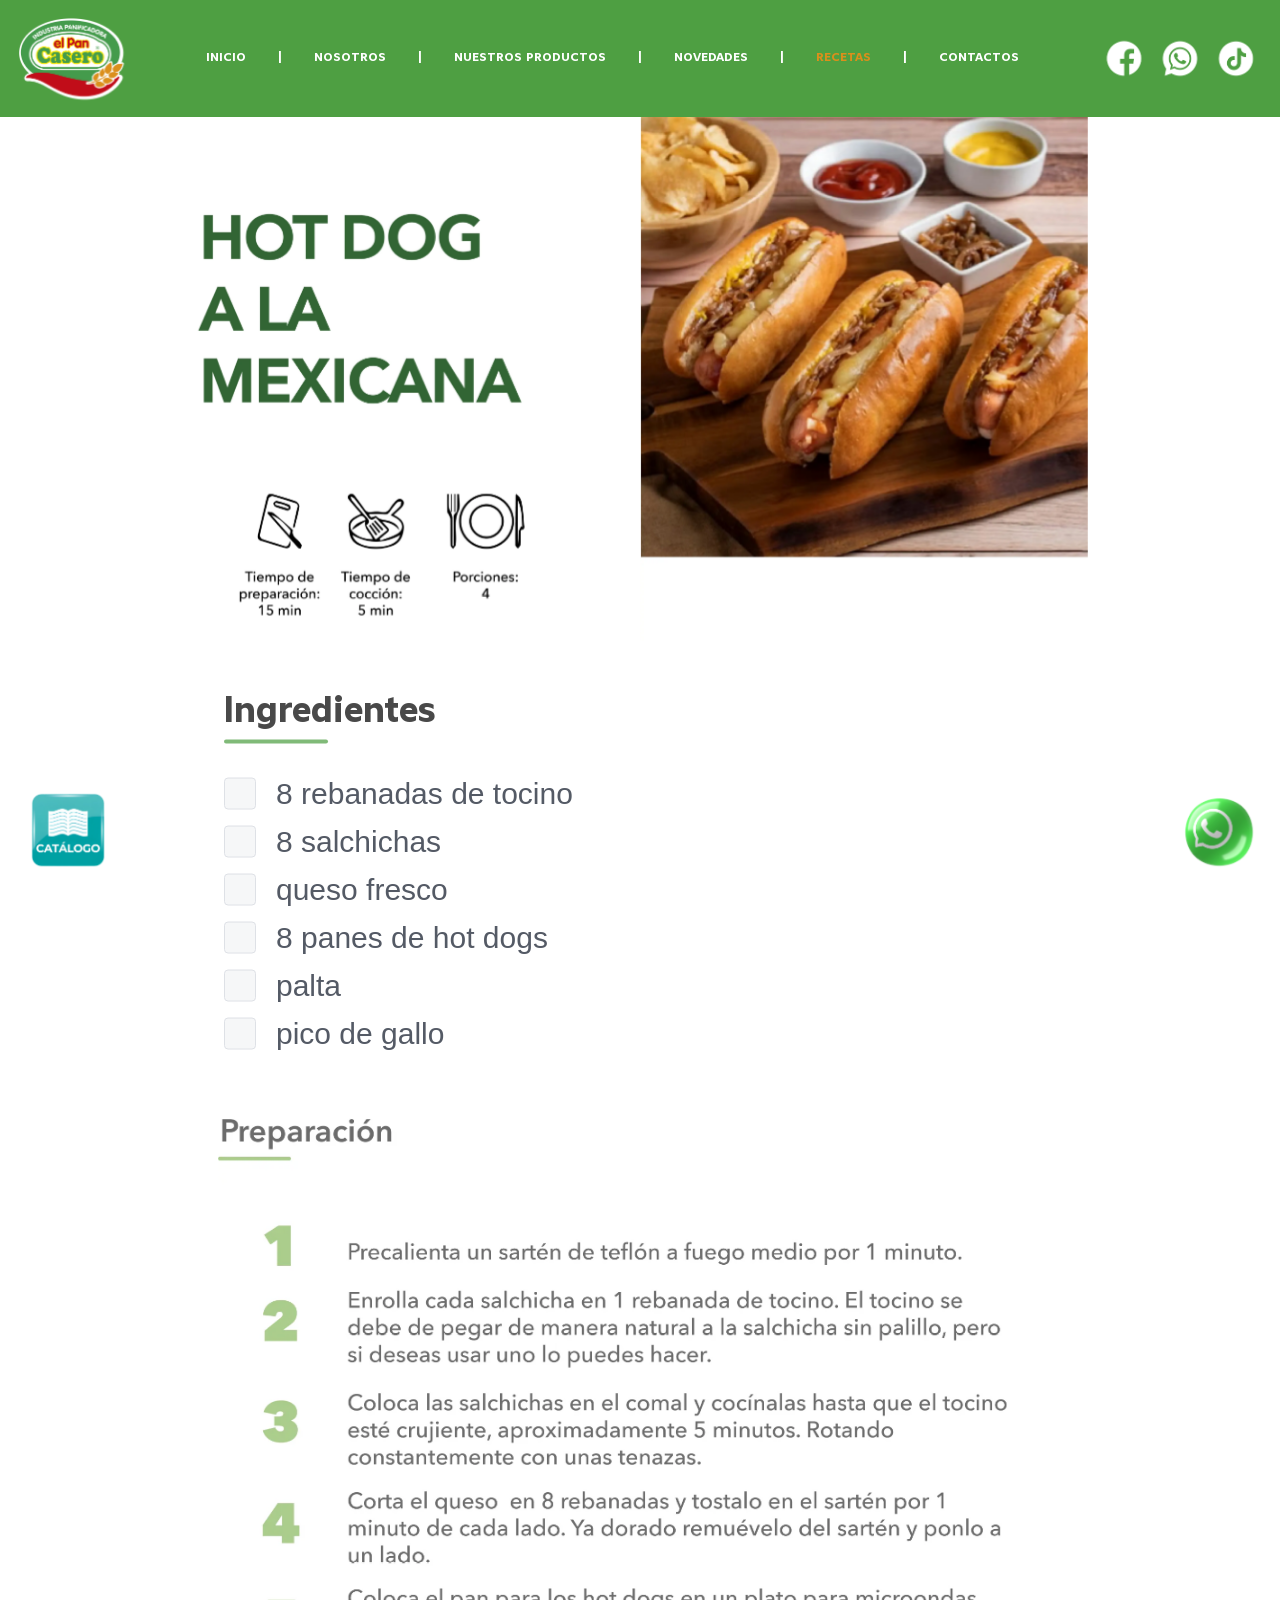
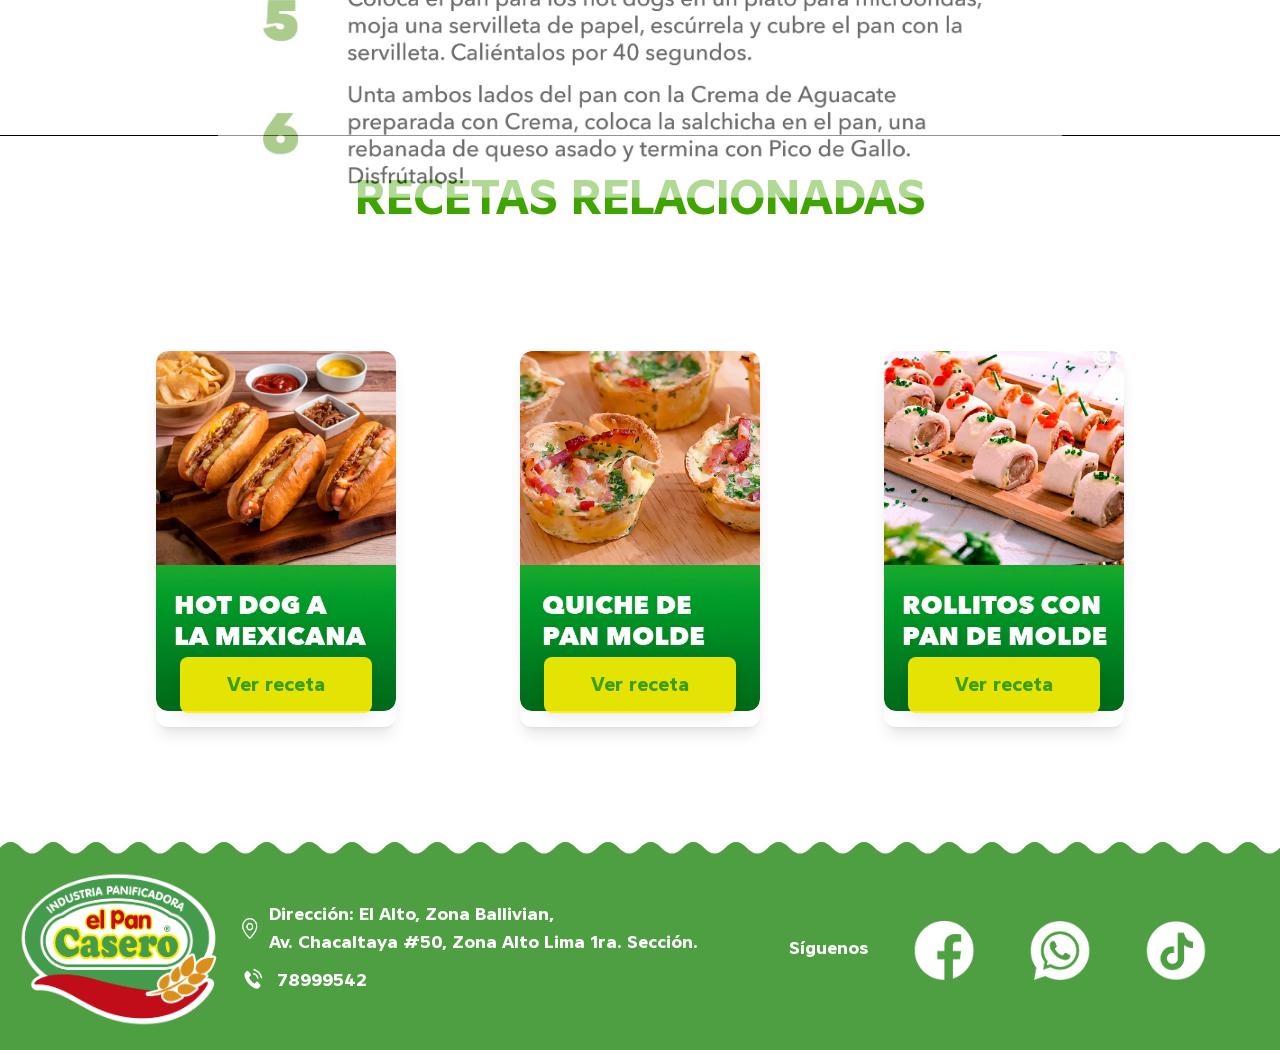
<file: recetas/hotdog.html>
<!DOCTYPE html>
<html lang="en">

<head>
    <meta charset="UTF-8">
    <meta name="viewport" content="width=device-width, initial-scale=1.0">
    <title>Pan Casero</title>
    <link rel="stylesheet" href="../assets/css/style.css">
    <style>
        /* Para navegadores que no soportan accent-color */
        input[type="checkbox"].verde-custom {
            accent-color: #4e9f42;
        }

        /* Fallback para navegadores antiguos */
        input[type="checkbox"].verde-custom:checked {
            background-color: #4e9f42;
            border-color: #4e9f42;
        }
    </style>
    <link rel="shortcut icon" type="image/x-icon" href="../assets/img/inicio/logo.webp">
    <link rel="stylesheet" href="../assets/librerias/css/flowbite.css">
    <link rel="stylesheet" href="../assets/librerias/css/animate.min.css">
    <script src="../assets/librerias/js/tailwind.js"></script>
    <script src="../assets/librerias/js/flowbite.js"></script>
    <script src="../assets/js/index.js"></script>
    <!-- Flip Book -->
    <link href="../assets/libro/css/dflip.min.css" rel="stylesheet" type="text/css" />
    <link href="../assets/libro/css/themify-icons.min.css" rel="stylesheet" type="text/css" />
    <link href="../assets/libro/css/flipbook.css" rel="stylesheet" type="text/css" />
</head>



<body>

    <!-- Inicio boton Whatsapp Flotante -->
    <div class="flotante hidden md:block">
        <a href="https://wa.link/gar0gy" target="_blank"><img src="../assets/img/medios/whatsapp.png" alt=""></a>
    </div>
    <div class="flotante2 hidden md:block">
        <a data-modal-target="default-modal" data-modal-toggle="default-modal" class="cursor-pointer"><img
                src="../assets/img/medios/catalogo.webp" alt=""></a>
    </div>
    <!-- Fin boton Whatsapp Flotante -->


    <!-- Inicio Navbar -->
    <nav class="bg-[#4e9f42]  fixed w-full z-20 top-0 start-0 ">
        <div class="w-full flex flex-wrap items-center justify-between mx-auto p-4">
            <a href="../index.html"
                class="flex items-center space-x-3 rtl:space-x-reverse animate__animated animate__bounceInLeft">
                <img src="../assets/img/inicio/logo.webp" class="w-20 lg:w-28 xl:w-28 " alt="Logo Pan Casero">
            </a>

            <div class="flex lg:order-2 xl:order-2 space-x-3 lg:space-x-0  animate__animated animate__bounceInRight">
                <a href="https://www.facebook.com/p/El-Pan-Casero-100063493093490/?locale=es_LA" target="_blank">
                    <img src="../assets/img/inicio/ICONOS-01.webp" class="w-20 lg:w-14 hidden lg:block"
                        alt="Logo Facebook">
                </a>
                <a href="https://wa.link/gar0gy" target="_blank">
                    <img src="../assets/img/inicio/ICONOS-02.webp" class="w-20 lg:w-14 hidden lg:block"
                        alt="Logo Whatsapp">
                </a>
                <a href="https://www.tiktok.com/@elpancaser?is_from_webapp=1&sender_device=pc" target="_blank">
                    <img src="../assets/img/inicio/tiktok.webp" class="w-20 lg:w-14 hidden lg:block"
                        alt="Logo Instagram">
                </a>
                <div class="md:hidden">
                    <a data-modal-target="default-modal-2" data-modal-toggle="default-modal-2"
                        class="cursor-pointer"><img class="w-15" src="../assets/img/medios/catalogo.webp" alt=""></a>
                </div>
                <button data-collapse-toggle="navbar-sticky" type="button"
                    class="inline-flex items-center p-2 w-10 h-10 justify-center text-sm text-gray-500 rounded-lg lg:hidden hover:bg-gray-100 focus:outline-none focus:ring-2 focus:ring-gray-200 "
                    aria-controls="navbar-sticky" aria-expanded="false">
                    <span class="sr-only">Open main menu</span>
                    <svg class="w-5 h-5" aria-hidden="true" xmlns="http://www.w3.org/2000/svg" fill="none"
                        viewBox="0 0 17 14">
                        <path stroke="currentColor" stroke-linecap="round" stroke-linejoin="round" stroke-width="2"
                            d="M1 1h15M1 7h15M1 13h15" />
                    </svg>
                </button>
            </div>
            <div class="items-center justify-between hidden w-full lg:flex lg:w-auto lg:order-1 " id="navbar-sticky">
                <ul
                    class="flex flex-col p-4 lg:p-0 mt-4 font-medium rounded-lg lg:space-x-4 xl:space-x-8 rtl:space-x-reverse lg:flex-row lg:mt-0 lg:border-0 bg-[#4e9f42] ">
                    <li>
                        <a href="../index.html"
                            class="block py-2 px-0 text-white text-sm lg:text-xs 2xl:text-base rounded-sm lg:bg-transparent lg:p-0 hover:text-[#db8f1b]"
                            aria-current="page">INICIO</a>
                    </li>
                    <li>
                        <a
                            class="hidden lg:block py-2 px-0 text-white text-sm lg:text-xs 2xl:text-base  rounded-sm hover:bg-[#3d7e34] lg:hover:bg-transparent lg:p-0 hover:text-[#db8f1b]">|</a>
                    </li>
                    <li>
                        <a href="../nosotros.html"
                            class="block py-2 px-0 text-white text-sm lg:text-xs 2xl:text-base  rounded-sm hover:bg-[#3d7e34] lg:hover:bg-transparent lg:p-0 hover:text-[#db8f1b]">NOSOTROS</a>
                    </li>
                    <li>
                        <a
                            class="hidden lg:block py-2 px-0 text-white text-sm lg:text-xs 2xl:text-base  rounded-sm hover:bg-[#3d7e34] lg:hover:bg-transparent lg:p-0 hover:text-[#db8f1b]">|</a>
                    </li>
                    <li class="relative">
                        <!-- BotOn dropdown -->
                        <button id="dropdownProductosButton" data-dropdown-toggle="dropdownProductos"
                            class="flex items-center py-2 px-0 text-white text-sm lg:text-xs 2xl:text-base rounded-sm hover:bg-[#3d7e34] lg:hover:bg-transparent lg:p-0 hover:cursor-pointer hover:text-[#db8f1b]"
                            type="button">
                            NUESTROS PRODUCTOS
                        </button>

                        <div id="dropdownProductos"
                            class="rounded-xl z-20 hidden bg-[#efefef] w-[100vw] lg:w-[80vw] xl:w-[60vw] 2xl:w-[60vw] h-[60vw] lg:h-[55vh] xl:h-[62vh] 2xl:h-[50vh] p-1 overflow-y-auto bg-[url('../assets/img/nuestros_productos/navbar/soloTitulo.webp')] lg:bg-[url('../assets/img/nuestros_productos/navbar/panadero.webp')] bg-contain bg-no-repeat bg-top">


                            <div class=" grid-cols-4 grid-rows-3 gap-1 h-full relative hidden lg:grid">


                                <div class="col-span-3 row-span-1 items-center justify-center z-10 ">

                                </div>

                                <!-- Productos -->
                                <div class="col-start-1 row-start-2 z-10 flex justify-end">
                                    <a href="../lineas/reposteria.html" class="group block">
                                        <img src="../assets/img/nuestros_productos/navbar/reposteria.webp"
                                            class="w-36 h-32 object-cover rounded-lg border-2 border-[#efefef] group-hover:border-[#4e9f42] transition-all"
                                            alt="Repostería">
                                    </a>
                                </div>

                                <div class="col-start-2 row-start-2 z-10 flex justify-center">
                                    <a href="../lineas/panEspecial.html" class="group block">
                                        <img src="../assets/img/nuestros_productos/navbar/pan_especial.webp"
                                            class="w-36 h-32 object-cover rounded-lg border-2 border-[#efefef] group-hover:border-[#4e9f42] transition-all"
                                            alt="Pan especial">
                                    </a>
                                </div>

                                <div class="col-start-3 row-start-2 z-10 flex justify-start">
                                    <a href="../lineas/panMolde.html" class="group block">
                                        <img src="../assets/img/nuestros_productos/navbar/pan_molde.webp"
                                            class="w-36 h-32 object-cover rounded-lg border-2 border-[#efefef] group-hover:border-[#4e9f42] transition-all"
                                            alt="Pan de molde">
                                    </a>
                                </div>

                                <div class="col-start-1 row-start-3 z-10 flex justify-end">
                                    <a href="../lineas/pan.html" class="group block">
                                        <img src="../assets/img/nuestros_productos/navbar/panaderia.webp"
                                            class="w-36 h-32 object-cover rounded-lg border-2 border-[#efefef] group-hover:border-[#4e9f42] transition-all"
                                            alt="Panadería">
                                    </a>
                                </div>

                                <div class="col-start-2 row-start-3 z-10 flex justify-center">
                                    <a href="../lineas/queques.html" class="group block">
                                        <img src="../assets/img/nuestros_productos/navbar/queques.webp"
                                            class="w-36 h-32 object-cover rounded-lg border-2 border-[#efefef] group-hover:border-[#4e9f42] transition-all"
                                            alt="Queques">
                                    </a>
                                </div>

                                <div class="row-span-3 col-start-4 row-start-1 z-10 p-4 rounded-lg">

                                </div>
                            </div>
                            <!-- Movil-->

                            <div class="grid grid-cols-3 grid-rows-2 gap-4 lg:hidden mt-[12%]">
                                <div>
                                    <a href="../lineas/reposteria.html" class="group block">
                                        <img src="../assets/img/nuestros_productos/navbar/reposteria.webp"
                                            class="w-[70%] md:w-28 md:h-22 object-cover rounded-lg border-2 border-[#efefef] group-hover:border-[#4e9f42] transition-all"
                                            alt="Repostería">
                                    </a>
                                </div>
                                <div>
                                    <a href="../lineas/panEspecial.html" class="group block">
                                        <img src="../assets/img/nuestros_productos/navbar/pan_especial.webp"
                                            class="w-[70%] md:w-28 md:h-22 object-cover rounded-lg border-2 border-[#efefef] group-hover:border-[#4e9f42] transition-all"
                                            alt="Pan especial">
                                    </a>
                                </div>
                                <div>
                                    <a href="../lineas/panMolde.html" class="group block">
                                        <img src="../assets/img/nuestros_productos/navbar/pan_molde.webp"
                                            class="w-[70%] md:w-28 md:h-22 object-cover rounded-lg border-2 border-[#efefef] group-hover:border-[#4e9f42] transition-all"
                                            alt="Pan de molde">
                                    </a>
                                </div>
                                <div>
                                    <a href="../lineas/pan.html" class="group block">
                                        <img src="../assets/img/nuestros_productos/navbar/panaderia.webp"
                                            class="w-[70%] md:w-28 md:h-22 object-cover rounded-lg border-2 border-[#efefef] group-hover:border-[#4e9f42] transition-all"
                                            alt="Panadería">
                                    </a>
                                </div>
                                <div><a href="../lineas/queques.html" class="group block">
                                        <img src="../assets/img/nuestros_productos/navbar/queques.webp"
                                            class="w-[70%] md:w-28 md:h-22 object-cover rounded-lg border-2 border-[#efefef] group-hover:border-[#4e9f42] transition-all"
                                            alt="Queques">
                                    </a></div>
                                <div></div>
                            </div>

                        </div>
                    </li>
                    <li>
                        <a
                            class="hidden lg:block py-2 px-0 text-white text-sm lg:text-xs 2xl:text-base  rounded-sm hover:bg-[#3d7e34] lg:hover:bg-transparent lg:p-0 hover:text-[#db8f1b]">|</a>
                    </li>
                    <li>
                        <a href="../novedades.html"
                            class="block py-2 px-0 text-white text-sm lg:text-xs 2xl:text-base  rounded-sm hover:bg-[#3d7e34] lg:hover:bg-transparent lg:p-0 hover:text-[#db8f1b]">NOVEDADES</a>
                    </li>
                    <li>
                        <a
                            class="hidden lg:block py-2 px-0 text-white text-sm lg:text-xs 2xl:text-base  rounded-sm hover:bg-[#3d7e34] lg:hover:bg-transparent lg:p-0 hover:text-[#db8f1b]">|</a>
                    </li>
                    <li>
                        <a href="../recetas.html"
                            class="block py-2 px-0 text-[#db8f1b] text-sm lg:text-xs 2xl:text-base  rounded-sm hover:bg-[#3d7e34] lg:hover:bg-transparent lg:p-0 hover:text-[#db8f1b]">RECETAS</a>
                    </li>
                    <li>
                        <a
                            class="hidden lg:block py-2 px-0 text-white text-sm lg:text-xs 2xl:text-base  rounded-sm hover:bg-[#3d7e34] lg:hover:bg-transparent lg:p-0 hover:text-[#db8f1b]">|</a>
                    </li>
                    <li>
                        <a href="../contactos.html"
                            class="block py-2 px-0 text-white  text-sm lg:text-xs 2xl:text-base rounded-sm hover:bg-[#3d7e34] lg:hover:bg-transparent lg:p-0 hover:text-[#db8f1b]">CONTACTOS</a>
                    </li>
                </ul>
            </div>
        </div>
    </nav>
    <!-- Fin Navbar -->

    <!-- Contenido -->
    <div class=" w-screen flex justify-center bg-white paraNavbar">
        <img src="../assets/img/recetas/hotdog_titulo.webp"
            class="w-[50%] md:w-[35%] h-auto animate__animated animate__fadeInLeft" alt="hotdog">
        <img src="../assets/img/recetas/hotdog_imagen.webp"
            class="w-[50%] md:w-[35%] h-auto animate__animated animate__fadeInRight" alt="hotdog">
    </div>

    <!-- Ingredientes -->
    <div class="w-full flex justify-center bg-white ">
        <div class="w-[95%] md:w-[65%] bg-white  mt-2 mb-8 gsap_hotdog_ingredientes">
            <h2 class="text-2xl md:text-4xl text-black mb-2 flex items-center gap-2">
                Ingredientes

            </h2>
            <span class="block w-26 h-1 bg-[#4e9f42] rounded "></span>
            <ul class="space-y-3 mt-8">
                <li class="flex items-center gap-3 me-4">
                    <input id="ing1" type="checkbox" value=""
                        class="md:w-8 md:h-8 w-5 h-5 text-green-600 bg-gray-100 border-gray-300 rounded-sm focus:ring-green-500 dark:focus:ring-green-600 dark:ring-offset-gray-800 focus:ring-2 dark:bg-gray-700 dark:border-gray-600">
                    <label for="ing1" class="ms-2 md:text-3xl text-sm font-extralight text-gray-900 select-none"
                        style="font-family: 'Arial', 'Helvetica Neue', Helvetica, sans-serif;">8 rebanadas de
                        tocino</label>
                </li>
                <li class="flex items-center gap-3 me-4">
                    <input id="ing2" type="checkbox" value=""
                        class="md:w-8 md:h-8 w-5 h-5 text-green-600 bg-gray-100 border-gray-300 rounded-sm focus:ring-green-500 dark:focus:ring-green-600 dark:ring-offset-gray-800 focus:ring-2 dark:bg-gray-700 dark:border-gray-600">
                    <label for="ing2" class="ms-2 md:text-3xl text-sm font-extralight text-gray-900 select-none"
                        style="font-family: 'Arial', 'Helvetica Neue', Helvetica, sans-serif;">8 salchichas</label>
                </li>
                <li class="flex items-center gap-3 me-4">
                    <input id="ing3" type="checkbox" value=""
                        class="md:w-8 md:h-8 w-5 h-5 text-green-600 bg-gray-100 border-gray-300 rounded-sm focus:ring-green-500 dark:focus:ring-green-600 dark:ring-offset-gray-800 focus:ring-2 dark:bg-gray-700 dark:border-gray-600">
                    <label for="ing3" class="ms-2 md:text-3xl text-sm font-extralight text-gray-900 select-none"
                        style="font-family: 'Arial', 'Helvetica Neue', Helvetica, sans-serif;">queso fresco</label>
                </li>
                <li class="flex items-center gap-3 me-4">
                    <input id="ing4" type="checkbox" value=""
                        class="md:w-8 md:h-8 w-5 h-5 text-green-600 bg-gray-100 border-gray-300 rounded-sm focus:ring-green-500 dark:focus:ring-green-600 dark:ring-offset-gray-800 focus:ring-2 dark:bg-gray-700 dark:border-gray-600">
                    <label for="ing4" class="ms-2 md:text-3xl text-sm font-extralight text-gray-900 select-none"
                        style="font-family: 'Arial', 'Helvetica Neue', Helvetica, sans-serif;">8 panes de hot
                        dogs</label>
                </li>
                <li class="flex items-center gap-3 me-4">
                    <input id="ing5" type="checkbox" value=""
                        class="md:w-8 md:h-8 w-5 h-5 text-green-600 bg-gray-100 border-gray-300 rounded-sm focus:ring-green-500 dark:focus:ring-green-600 dark:ring-offset-gray-800 focus:ring-2 dark:bg-gray-700 dark:border-gray-600">
                    <label for="ing5" class="ms-2 md:text-3xl text-sm font-extralight text-gray-900 select-none"
                        style="font-family: 'Arial', 'Helvetica Neue', Helvetica, sans-serif;">palta</label>
                </li>
                <li class="flex items-center gap-3 me-4">
                    <input id="ing6" type="checkbox" value=""
                        class="md:w-8 md:h-8 w-5 h-5 text-green-600 bg-gray-100 border-gray-300 rounded-sm focus:ring-green-500 dark:focus:ring-green-600 dark:ring-offset-gray-800 focus:ring-2 dark:bg-gray-700 dark:border-gray-600">
                    <label for="ing6" class="ms-2 md:text-3xl text-sm font-extralight text-gray-900 select-none"
                        style="font-family: 'Arial', 'Helvetica Neue', Helvetica, sans-serif;">pico de gallo</label>
                </li>
            </ul>
        </div>
    </div>

    <div class="w-screen flex justify-center bg-white">

        <img src="../assets/img/recetas/hotdog_pasos.webp" class="w-[100%] md:w-[66%] h-auto gsap_hotdog_pasos"
            alt="hotdog">

    </div>





    <!-- Recetas Relacionadas-->
    <div class="bg-white text-center paraNavbar">
        <hr>
        <h1 class="text-[#40a400] text-xl md:text-5xl mt-10">RECETAS RELACIONADAS</h1>
        <!-- Recetas -->
        <div class="md:h-[70vh] justify-evenly items-center p-8 md:flex">
            <!-- Hotdog Card -->
            <div class="floating-animation group cursor-pointer relative rounded-xl shadow-lg hover:shadow-2xl transition-all duration-500 transform hover:scale-105 hover:-rotate-1 w-[80%] sm:w-[35%] md:w-auto m-auto md:m-0"
                onclick="window.location.href='hotdog.html'">
                <div class="shine-effect rounded-xl overflow-hidden mb-4">
                    <img src="../assets/img/recetas/hotdog.webp"
                        class="w-52 lg:w-60 2xl:w-72 h-auto rounded-xl m-auto sm:m-0 lg:m-auto" alt="hotdog">
                </div>
                <div class="absolute inset-0 flex ml-2 items-end p-4 pointer-events-none">
                    <button type="button"
                        class="recipe-button w-64 md:w-full h-10 md:h-14 hover:cursor-pointer -mt-0 md:-mt-10 text-[#40a400] bg-[#fdf001] hover:bg-[#c0ba4c] focus:ring-4 focus:ring-[#40a400] font-medium rounded-lg text-xl px-5 py-2.5 me-2 mb-2 focus:outline-none pointer-events-auto"
                        onclick="event.stopPropagation(); window.location.href='hotdog.html'">
                        Ver receta
                    </button>
                </div>
            </div>

            <!-- Quiche Card -->
            <div class="floating-animation group cursor-pointer relative rounded-xl shadow-lg hover:shadow-2xl transition-all duration-500 transform hover:scale-105 hover:-rotate-1 w-[80%] sm:w-[35%] md:w-auto m-auto mt-10 md:m-0"
                onclick="window.location.href='quiches.html'">
                <div class="shine-effect rounded-xl overflow-hidden mb-4">
                    <img src="../assets/img/recetas/quiche.webp"
                        class="w-52 lg:w-60 2xl:w-72 h-auto rounded-xl m-auto sm:m-0 lg:m-auto" alt="quiche">
                </div>
                <div class="absolute inset-0 flex ml-2 items-end p-4 pointer-events-none">
                    <button type="button"
                        class="recipe-button w-64 md:w-full h-10 md:h-14 hover:cursor-pointer -mt-0 md:-mt-10 text-[#40a400] bg-[#fdf001] hover:bg-[#c0ba4c] focus:ring-4 focus:ring-[#40a400] font-medium rounded-lg text-xl px-5 py-2.5 me-2 mb-2 focus:outline-none pointer-events-auto"
                        onclick="event.stopPropagation(); window.location.href='quiches.html'">
                        Ver receta
                    </button>
                </div>
            </div>

            <!-- Rollitos Card -->
            <div class="floating-animation group cursor-pointer relative rounded-xl shadow-lg hover:shadow-2xl transition-all duration-500 transform hover:scale-105 hover:-rotate-1 w-[80%] sm:w-[35%] md:w-auto m-auto mt-10 md:m-0"
                onclick="window.location.href='rollitos.html'">
                <div class="shine-effect rounded-xl overflow-hidden mb-4">
                    <img src="../assets/img/recetas/rollitos.webp"
                        class="w-52 lg:w-60 2xl:w-72 h-auto rounded-xl m-auto sm:m-0 lg:m-auto" alt="rollitos">
                </div>
                <div class="absolute inset-0 flex ml-2 items-end p-4 pointer-events-none">
                    <button type="button"
                        class="recipe-button w-64 md:w-full h-10 md:h-14 hover:cursor-pointer -mt-0 md:-mt-10 text-[#40a400] bg-[#fdf001] hover:bg-[#c0ba4c] focus:ring-4 focus:ring-[#40a400] font-medium rounded-lg text-xl px-5 py-2.5 me-2 mb-2 focus:outline-none pointer-events-auto"
                        onclick="event.stopPropagation(); window.location.href='rollitos.html'">
                        Ver receta
                    </button>
                </div>
            </div>
        </div>

    </div>













    <!-- Inicio Footer -->

    <div class="relative -mt-10 hidden md:block">
        <svg class="w-full h-6 md:h-10" viewBox="0 0 1200 45" preserveAspectRatio="none">
            <path
                d="M0,45 L0,38 Q10,25 20,38 T40,38 T60,38 T80,38 T100,38 T120,38 T140,38 T160,38 T180,38 T200,38 T220,38 T240,38 T260,38 T280,38 T300,38 T320,38 T340,38 T360,38 T380,38 T400,38 T420,38 T440,38 T460,38 T480,38 T500,38 T520,38 T540,38 T560,38 T580,38 T600,38 T620,38 T640,38 T660,38 T680,38 T700,38 T720,38 T740,38 T760,38 T780,38 T800,38 T820,38 T840,38 T860,38 T880,38 T900,38 T920,38 T940,38 T960,38 T980,38 T1000,38 T1020,38 T1040,38 T1060,38 T1080,38 T1100,38 T1120,38 T1140,38 T1160,38 T1180,38 T1200,38 L1200,45 Z"
                fill="#4e9f42"></path>
        </svg>
    </div>
    <div class="relative -mt-6 md:hidden">
        <svg class="w-full h-6 md:h-8" viewBox="0 0 1200 40" preserveAspectRatio="none">
            <path
                d="M0,40 L0,35 Q20,25 40,35 T80,35 T120,35 T160,35 T200,35 T240,35 T280,35 T320,35 T360,35 T400,35 T440,35 T480,35 T520,35 T560,35 T600,35 T640,35 T680,35 T720,35 T760,35 T800,35 T840,35 T880,35 T920,35 T960,35 T1000,35 T1040,35 T1080,35 T1120,35 T1160,35 T1200,35 L1200,40 Z"
                fill="#4e9f42"></path>
        </svg>
    </div>

    <div class="bg-[#4e9f42] text-white py-4 px-2 lg:px-4 lg:mb-10">
        <div class="w-full mx-auto">
            <!-- Primera fila (columnas 1 y 2 en móvil, todas en desktop) -->
            <div class="grid grid-cols-2 lg:grid-cols-3 gap-4 items-center">
                <!-- Logo -->
                <div class="flex justify-start">
                    <img src="../assets/img/inicio/logo.webp" class="w-28 lg:w-48 xl:w-52" alt="Logo">
                </div>

                <!-- Información de contacto -->
                <div class="space-y-2 text-left lg:-ml-28 xl:-ml-50">
                    <div class="flex items-center justify-start gap-0">
                        <img src="../assets/img/inicio/ICONOS-04.webp" class="w-6 h-6 lg:w-8 lg:h-8 "
                            alt="icono dirección">
                        <span class="text-xs lg:text-sm xl:text-lg">Dirección: El Alto, Zona Ballivian, <br>Av.
                            Chacaltaya #50, Zona Alto Lima
                            1ra. Sección.</span>
                    </div>
                    <div class="flex items-center justify-start gap-2">
                        <img src="../assets/img/inicio/ICONOS-05.webp" class="w-6 h-6 lg:w-8 lg:h-8"
                            alt="icono teléfono">
                        <span class="text-xs lg:text-sm xl:text-lg">78999542</span>
                    </div>
                </div>

                <!-- Espacio vacío en móvil (para mantener estructura de 2 columnas) -->
                <div class="hidden lg:block"></div>
            </div>

            <!-- Segunda fila (solo para móvil - redes sociales) -->
            <div class="lg:hidden flex justify-center mt-4 pr-15">
                <div class="flex items-center gap-0">
                    <span class="font-semibold text-sm">Síguenos</span>
                    <div class="flex space-x-1">
                        <a href="https://www.facebook.com/p/El-Pan-Casero-100063493093490/?locale=es_LA"
                            target="_blank">
                            <img src="../assets/img/inicio/ICONOS-01.webp" class="w-12 h-auto" alt="Facebook">
                        </a>
                        <a href="https://wa.link/gar0gy" target="_blank">
                            <img src="../assets/img/inicio/ICONOS-02.webp" class="w-12 h-auto" alt="WhatsApp">
                        </a>
                        <a href="https://www.tiktok.com/@elpancaser?is_from_webapp=1&sender_device=pc" target="_blank">
                            <img src="../assets/img/inicio/tiktok.webp" class="w-12 h-auto" alt="Instagram">
                        </a>
                    </div>
                </div>
            </div>

            <!-- Tercera columna (solo en desktop) -->
            <div class="hidden lg:flex justify-end pr-10 -mt-30">
                <span class="font-semibold p-7 text-lg">Síguenos</span>
                <div class="flex space-x-5">
                    <a href="https://www.facebook.com/p/El-Pan-Casero-100063493093490/?locale=es_LA" target="_blank">
                        <img src="../assets/img/inicio/ICONOS-01.webp" class="w-14 xl:w-24 h-auto" alt="Facebook">
                    </a>
                    <a href="https://wa.link/gar0gy" target="_blank">
                        <img src="../assets/img/inicio/ICONOS-02.webp" class="w-14 xl:w-24 h-auto" alt="WhatsApp">
                    </a>
                    <a href="https://www.tiktok.com/@elpancaser?is_from_webapp=1&sender_device=pc" target="_blank">
                        <img src="../assets/img/inicio/tiktok.webp" class="w-14 xl:w-24 h-auto" alt="Instagram">
                    </a>

                </div>
            </div>
        </div>
    </div>
    <!-- Fin Footer -->
    <!-- Modal modificado -->
    <div id="default-modal" tabindex="-1" aria-hidden="true"
        class="hidden fixed top-0 left-0 right-0 bottom-0 z-50 w-full overflow-hidden bg-gray-900/50 flex items-center justify-center">
        <div class="relative w-full max-w-5xl h-[90vh]">
            <!-- Modal content -->
            <div class="relative bg-white rounded-lg shadow-lg h-full flex flex-col">
                <!-- Modal header -->
                <div class="flex justify-end p-2">
                    <button type="button" class="text-gray-500 hover:text-gray-700" data-modal-hide="default-modal">
                        <svg class="w-6 h-6" fill="none" stroke="currentColor" viewBox="0 0 24 24">
                            <path stroke-linecap="round" stroke-linejoin="round" stroke-width="2"
                                d="M6 18L18 6M6 6l12 12"></path>
                        </svg>
                    </button>
                </div>
                <!-- Modal body -->
                <div class="flex-1 overflow-hidden p-4">
                    <div class="flipbook-container">
                        <div class="_df_book" height="100%" webgl="true" source="../assets/libro/books/catalogo2025.pdf"
                            id="df_manual_book">
                        </div>
                    </div>
                </div>
            </div>
        </div>
    </div>
    <!-- Modal Movil -->
    <div id="default-modal-2" tabindex="-1" aria-hidden="true"
        class="hidden fixed top-0 left-0 right-0 bottom-0 z-50 w-full overflow-hidden bg-gray-900/50 flex items-center justify-center">
        <div class="relative w-full max-w-5xl h-[90vh]">
            <div class="relative bg-white rounded-lg shadow-lg h-full flex flex-col">
                <div class="flex justify-end p-2">
                    <button type="button" class="text-gray-500 hover:text-gray-700" data-modal-hide="default-modal-2">
                        <svg class="w-6 h-6" fill="none" stroke="currentColor" viewBox="0 0 24 24">
                            <path stroke-linecap="round" stroke-linejoin="round" stroke-width="2"
                                d="M6 18L18 6M6 6l12 12"></path>
                        </svg>
                    </button>
                </div>
                <div class="flex-1 overflow-hidden p-4">
                    <div class="flipbook-container">
                        <div class="_df_book" style="height: 40vh; width: 45vh;" webgl="true"
                            source="../assets/libro/books/catalogo2025.pdf" id="df_manual_book"></div>
                    </div>
                </div>
            </div>
        </div>
    </div>
    <!-- Libro  -->
    <script src="../assets/libro/js/libs/jquery.min.js" type="text/javascript"></script>
    <script src="../assets/libro/js/libs/three.min.js" type="text/javascript"></script>
    <script src="../assets/libro/js/libs/compatibility.js" type="text/javascript"></script>
    <script src="../assets/libro/js/libs/mockup.min.js" type="text/javascript"></script>
    <script src="../assets/libro/js/libs/pdf.min.js" type="text/javascript"></script>
    <script src="../assets/libro/js/libs/pdf.worker.min.js" type="text/javascript"></script>
    <script src="../assets/libro/js/dflip.min.js" type="text/javascript"></script>
    <script src="../assets/libro/js/flipbook.js"></script>

    <script src="../assets/librerias/js/gsap.min.js"></script>
    <script src="../assets/librerias/js/scrollTrigger.min.js"></script>
    <script src="../assets/js/animation_gsap.js"></script>


</body>

</html>
</file>
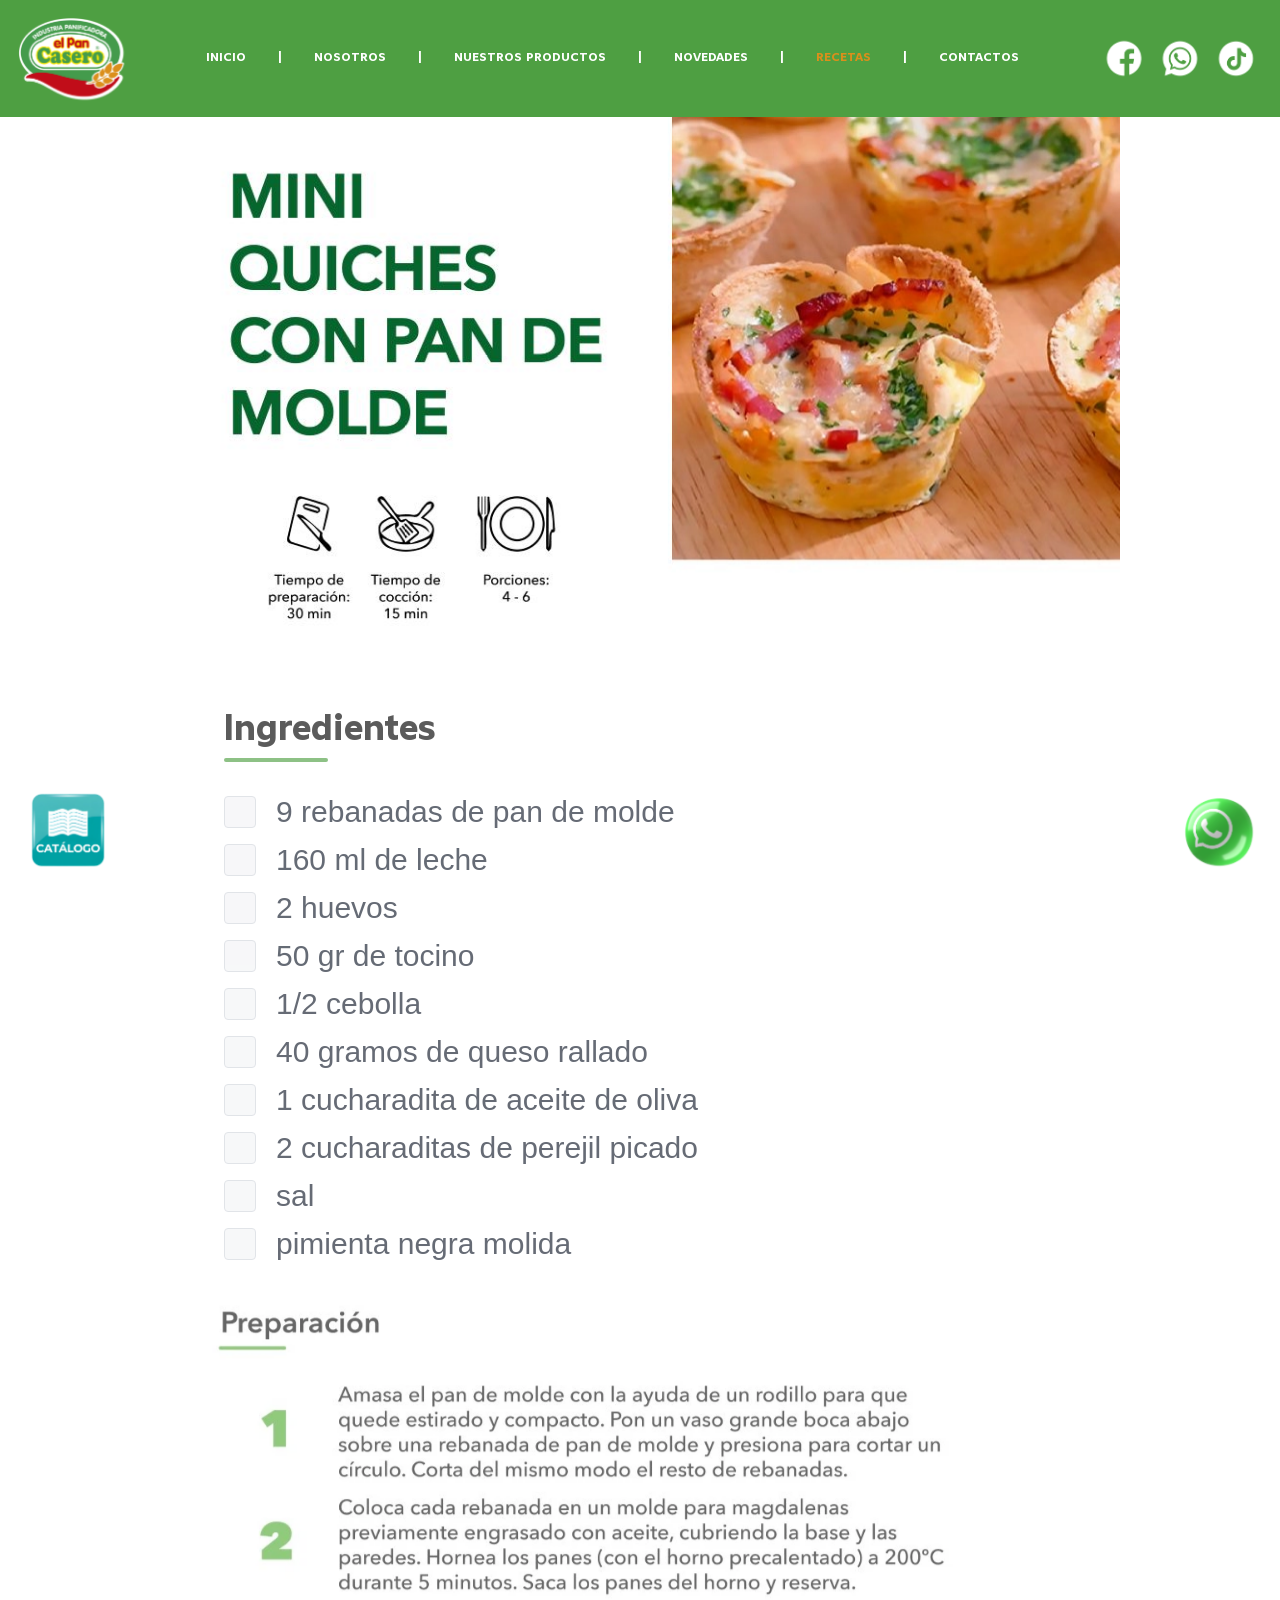
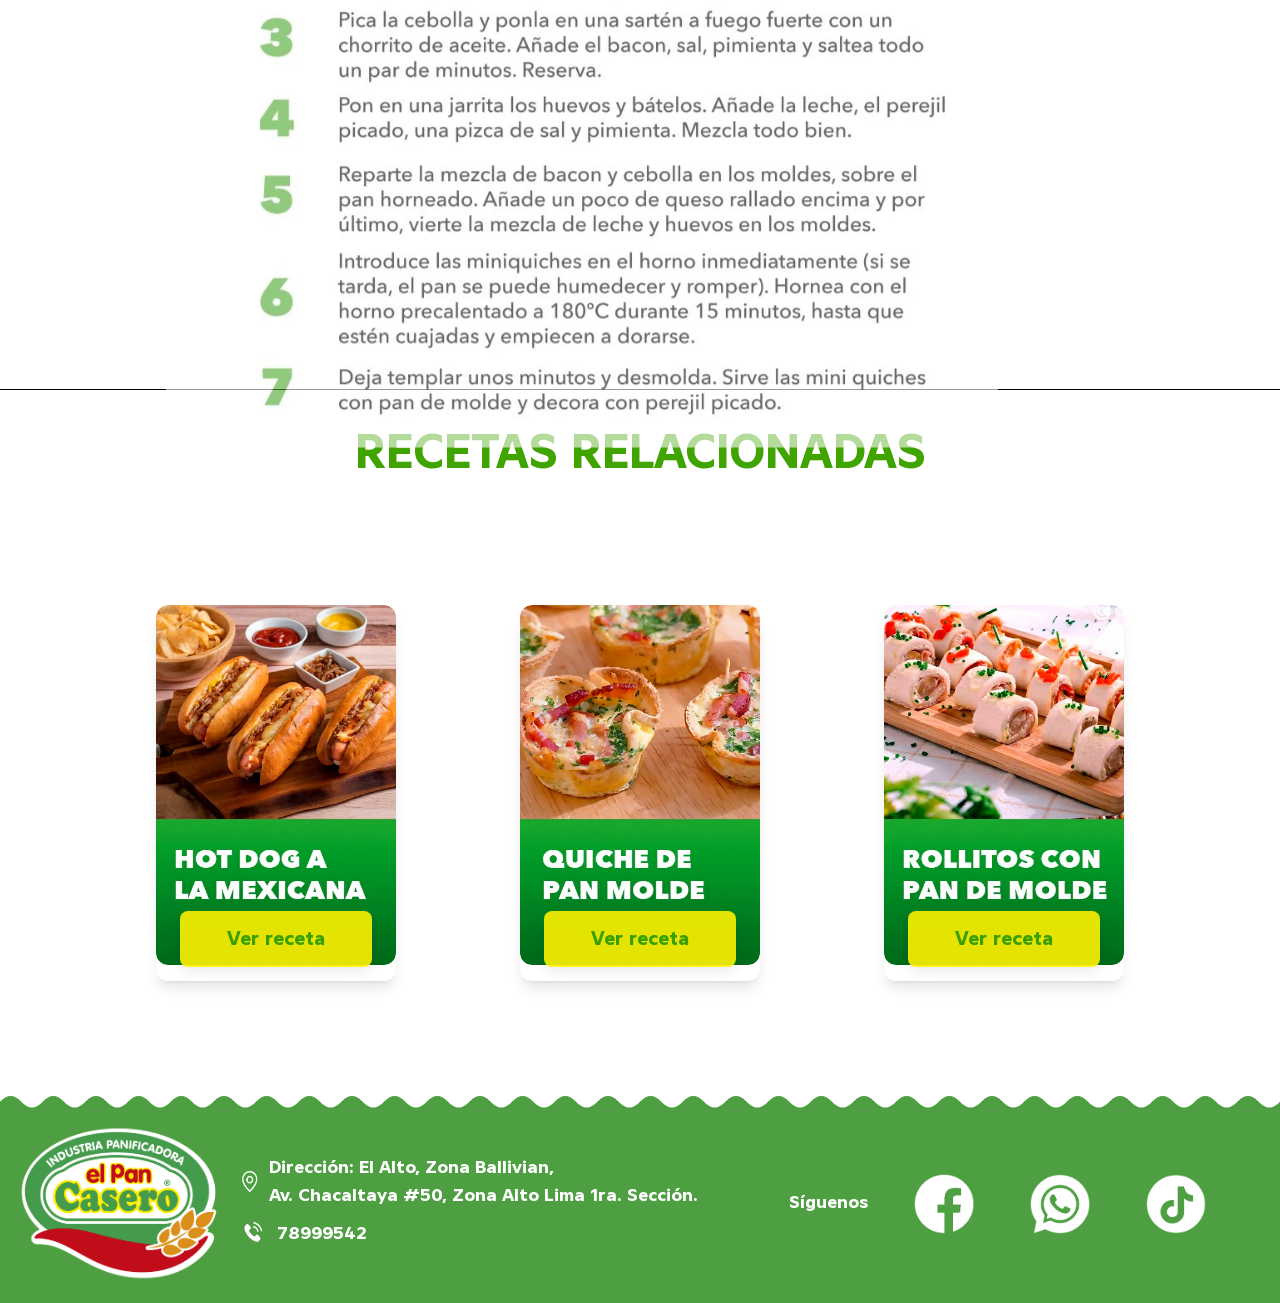
<file: recetas/quiches.html>
<!DOCTYPE html>
<html lang="en">

<head>
    <meta charset="UTF-8">
    <meta name="viewport" content="width=device-width, initial-scale=1.0">
    <title>Pan Casero</title>
    <link rel="stylesheet" href="../assets/css/style.css">
    <link rel="shortcut icon" type="image/x-icon" href="../assets/img/inicio/logo.webp">
    <link rel="stylesheet" href="../assets/librerias/css/flowbite.css">
    <link rel="stylesheet" href="../assets/librerias/css/animate.min.css">
    <script src="../assets/librerias/js/tailwind.js"></script>
    <script src="../assets/librerias/js/flowbite.js"></script>
    <script src="../assets/js/index.js"></script>
    <!-- Flip Book -->
    <link href="../assets/libro/css/dflip.min.css" rel="stylesheet" type="text/css" />
    <link href="../assets/libro/css/themify-icons.min.css" rel="stylesheet" type="text/css" />
    <link href="../assets/libro/css/flipbook.css" rel="stylesheet" type="text/css" />
</head>



<body>

    <!-- Inicio boton Whatsapp Flotante -->
    <div class="flotante hidden md:block">
        <a href="https://wa.link/gar0gy" target="_blank"><img src="../assets/img/medios/whatsapp.png" alt=""></a>
    </div>
    <div class="flotante2 hidden md:block">
        <a data-modal-target="default-modal" data-modal-toggle="default-modal" class="cursor-pointer"><img
                src="../assets/img/medios/catalogo.webp" alt=""></a>
    </div>
    <!-- Fin boton Whatsapp Flotante -->


    <!-- Inicio Navbar -->
    <nav class="bg-[#4e9f42]  fixed w-full z-20 top-0 start-0 ">
        <div class="w-full flex flex-wrap items-center justify-between mx-auto p-4">
            <a href="../index.html"
                class="flex items-center space-x-3 rtl:space-x-reverse animate__animated animate__bounceInLeft">
                <img src="../assets/img/inicio/logo.webp" class="w-20 lg:w-28 xl:w-28 " alt="Logo Pan Casero">
            </a>

            <div class="flex lg:order-2 xl:order-2 space-x-3 lg:space-x-0  animate__animated animate__bounceInRight">
                <a href="https://www.facebook.com/p/El-Pan-Casero-100063493093490/?locale=es_LA" target="_blank">
                    <img src="../assets/img/inicio/ICONOS-01.webp" class="w-20 lg:w-14 hidden lg:block"
                        alt="Logo Facebook">
                </a>
                <a href="https://wa.link/gar0gy" target="_blank">
                    <img src="../assets/img/inicio/ICONOS-02.webp" class="w-20 lg:w-14 hidden lg:block"
                        alt="Logo Whatsapp">
                </a>
                <a href="https://www.tiktok.com/@elpancaser?is_from_webapp=1&sender_device=pc" target="_blank">
                    <img src="../assets/img/inicio/tiktok.webp" class="w-20 lg:w-14 hidden lg:block"
                        alt="Logo Instagram">
                </a>
                <div class="md:hidden">
                    <a data-modal-target="default-modal-2" data-modal-toggle="default-modal-2"
                        class="cursor-pointer"><img class="w-15" src="../assets/img/medios/catalogo.webp" alt=""></a>
                </div>
                <button data-collapse-toggle="navbar-sticky" type="button"
                    class="inline-flex items-center p-2 w-10 h-10 justify-center text-sm text-gray-500 rounded-lg lg:hidden hover:bg-gray-100 focus:outline-none focus:ring-2 focus:ring-gray-200 "
                    aria-controls="navbar-sticky" aria-expanded="false">
                    <span class="sr-only">Open main menu</span>
                    <svg class="w-5 h-5" aria-hidden="true" xmlns="http://www.w3.org/2000/svg" fill="none"
                        viewBox="0 0 17 14">
                        <path stroke="currentColor" stroke-linecap="round" stroke-linejoin="round" stroke-width="2"
                            d="M1 1h15M1 7h15M1 13h15" />
                    </svg>
                </button>
            </div>
            <div class="items-center justify-between hidden w-full lg:flex lg:w-auto lg:order-1 " id="navbar-sticky">
                <ul
                    class="flex flex-col p-4 lg:p-0 mt-4 font-medium rounded-lg lg:space-x-4 xl:space-x-8 rtl:space-x-reverse lg:flex-row lg:mt-0 lg:border-0 bg-[#4e9f42] ">
                    <li>
                        <a href="../index.html"
                            class="block py-2 px-0 text-white text-sm lg:text-xs 2xl:text-base rounded-sm lg:bg-transparent lg:p-0 hover:text-[#db8f1b]"
                            aria-current="page">INICIO</a>
                    </li>
                    <li>
                        <a
                            class="hidden lg:block py-2 px-0 text-white text-sm lg:text-xs 2xl:text-base  rounded-sm hover:bg-[#3d7e34] lg:hover:bg-transparent lg:p-0 hover:text-[#db8f1b]">|</a>
                    </li>
                    <li>
                        <a href="../nosotros.html"
                            class="block py-2 px-0 text-white text-sm lg:text-xs 2xl:text-base  rounded-sm hover:bg-[#3d7e34] lg:hover:bg-transparent lg:p-0 hover:text-[#db8f1b]">NOSOTROS</a>
                    </li>
                    <li>
                        <a
                            class="hidden lg:block py-2 px-0 text-white text-sm lg:text-xs 2xl:text-base  rounded-sm hover:bg-[#3d7e34] lg:hover:bg-transparent lg:p-0 hover:text-[#db8f1b]">|</a>
                    </li>
                    <li class="relative">
                        <!-- BotOn dropdown -->
                        <button id="dropdownProductosButton" data-dropdown-toggle="dropdownProductos"
                            class="flex items-center py-2 px-0 text-white text-sm lg:text-xs 2xl:text-base rounded-sm hover:bg-[#3d7e34] lg:hover:bg-transparent lg:p-0 hover:cursor-pointer hover:text-[#db8f1b]"
                            type="button">
                            NUESTROS PRODUCTOS
                        </button>

                        <div id="dropdownProductos"
                            class="rounded-xl z-20 hidden bg-[#efefef] w-[100vw] lg:w-[80vw] xl:w-[60vw] 2xl:w-[60vw] h-[60vw] lg:h-[55vh] xl:h-[62vh] 2xl:h-[50vh] p-1 overflow-y-auto bg-[url('../assets/img/nuestros_productos/navbar/soloTitulo.webp')] lg:bg-[url('../assets/img/nuestros_productos/navbar/panadero.webp')] bg-contain bg-no-repeat bg-top">


                            <div class=" grid-cols-4 grid-rows-3 gap-1 h-full relative hidden lg:grid">


                                <div class="col-span-3 row-span-1 items-center justify-center z-10 ">

                                </div>

                                <!-- Productos -->
                                <div class="col-start-1 row-start-2 z-10 flex justify-end">
                                    <a href="../lineas/reposteria.html" class="group block">
                                        <img src="../assets/img/nuestros_productos/navbar/reposteria.webp"
                                            class="w-36 h-32 object-cover rounded-lg border-2 border-[#efefef] group-hover:border-[#4e9f42] transition-all"
                                            alt="Repostería">
                                    </a>
                                </div>

                                <div class="col-start-2 row-start-2 z-10 flex justify-center">
                                    <a href="../lineas/panEspecial.html" class="group block">
                                        <img src="../assets/img/nuestros_productos/navbar/pan_especial.webp"
                                            class="w-36 h-32 object-cover rounded-lg border-2 border-[#efefef] group-hover:border-[#4e9f42] transition-all"
                                            alt="Pan especial">
                                    </a>
                                </div>

                                <div class="col-start-3 row-start-2 z-10 flex justify-start">
                                    <a href="../lineas/panMolde.html" class="group block">
                                        <img src="../assets/img/nuestros_productos/navbar/pan_molde.webp"
                                            class="w-36 h-32 object-cover rounded-lg border-2 border-[#efefef] group-hover:border-[#4e9f42] transition-all"
                                            alt="Pan de molde">
                                    </a>
                                </div>

                                <div class="col-start-1 row-start-3 z-10 flex justify-end">
                                    <a href="../lineas/pan.html" class="group block">
                                        <img src="../assets/img/nuestros_productos/navbar/panaderia.webp"
                                            class="w-36 h-32 object-cover rounded-lg border-2 border-[#efefef] group-hover:border-[#4e9f42] transition-all"
                                            alt="Panadería">
                                    </a>
                                </div>

                                <div class="col-start-2 row-start-3 z-10 flex justify-center">
                                    <a href="../lineas/queques.html" class="group block">
                                        <img src="../assets/img/nuestros_productos/navbar/queques.webp"
                                            class="w-36 h-32 object-cover rounded-lg border-2 border-[#efefef] group-hover:border-[#4e9f42] transition-all"
                                            alt="Queques">
                                    </a>
                                </div>

                                <div class="row-span-3 col-start-4 row-start-1 z-10 p-4 rounded-lg">

                                </div>
                            </div>
                            <!-- Movil-->

                            <div class="grid grid-cols-3 grid-rows-2 gap-4 lg:hidden mt-[12%]">
                                <div>
                                    <a href="../lineas/reposteria.html" class="group block">
                                        <img src="../assets/img/nuestros_productos/navbar/reposteria.webp"
                                            class="w-[70%] md:w-28 md:h-22 object-cover rounded-lg border-2 border-[#efefef] group-hover:border-[#4e9f42] transition-all"
                                            alt="Repostería">
                                    </a>
                                </div>
                                <div>
                                    <a href="../lineas/panEspecial.html" class="group block">
                                        <img src="../assets/img/nuestros_productos/navbar/pan_especial.webp"
                                            class="w-[70%] md:w-28 md:h-22 object-cover rounded-lg border-2 border-[#efefef] group-hover:border-[#4e9f42] transition-all"
                                            alt="Pan especial">
                                    </a>
                                </div>
                                <div>
                                    <a href="../lineas/panMolde.html" class="group block">
                                        <img src="../assets/img/nuestros_productos/navbar/pan_molde.webp"
                                            class="w-[70%] md:w-28 md:h-22 object-cover rounded-lg border-2 border-[#efefef] group-hover:border-[#4e9f42] transition-all"
                                            alt="Pan de molde">
                                    </a>
                                </div>
                                <div>
                                    <a href="../lineas/pan.html" class="group block">
                                        <img src="../assets/img/nuestros_productos/navbar/panaderia.webp"
                                            class="w-[70%] md:w-28 md:h-22 object-cover rounded-lg border-2 border-[#efefef] group-hover:border-[#4e9f42] transition-all"
                                            alt="Panadería">
                                    </a>
                                </div>
                                <div><a href="../lineas/queques.html" class="group block">
                                        <img src="../assets/img/nuestros_productos/navbar/queques.webp"
                                            class="w-[70%] md:w-28 md:h-22 object-cover rounded-lg border-2 border-[#efefef] group-hover:border-[#4e9f42] transition-all"
                                            alt="Queques">
                                    </a></div>
                                <div></div>
                            </div>

                        </div>
                    </li>
                    <li>
                        <a
                            class="hidden lg:block py-2 px-0 text-white text-sm lg:text-xs 2xl:text-base  rounded-sm hover:bg-[#3d7e34] lg:hover:bg-transparent lg:p-0 hover:text-[#db8f1b]">|</a>
                    </li>
                    <li>
                        <a href="../novedades.html"
                            class="block py-2 px-0 text-white text-sm lg:text-xs 2xl:text-base  rounded-sm hover:bg-[#3d7e34] lg:hover:bg-transparent lg:p-0 hover:text-[#db8f1b]">NOVEDADES</a>
                    </li>
                    <li>
                        <a
                            class="hidden lg:block py-2 px-0 text-white text-sm lg:text-xs 2xl:text-base  rounded-sm hover:bg-[#3d7e34] lg:hover:bg-transparent lg:p-0 hover:text-[#db8f1b]">|</a>
                    </li>
                    <li>
                        <a href="../recetas.html"
                            class="block py-2 px-0 text-[#db8f1b] text-sm lg:text-xs 2xl:text-base  rounded-sm hover:bg-[#3d7e34] lg:hover:bg-transparent lg:p-0 hover:text-[#db8f1b]">RECETAS</a>
                    </li>
                    <li>
                        <a
                            class="hidden lg:block py-2 px-0 text-white text-sm lg:text-xs 2xl:text-base  rounded-sm hover:bg-[#3d7e34] lg:hover:bg-transparent lg:p-0 hover:text-[#db8f1b]">|</a>
                    </li>
                    <li>
                        <a href="../contactos.html"
                            class="block py-2 px-0 text-white  text-sm lg:text-xs 2xl:text-base rounded-sm hover:bg-[#3d7e34] lg:hover:bg-transparent lg:p-0 hover:text-[#db8f1b]">CONTACTOS</a>
                    </li>
                </ul>
            </div>
        </div>
    </nav>
    <!-- Fin Navbar -->

    <!-- Contenido -->
    <div class=" w-screen flex justify-center bg-white paraNavbar">
        <img src="../assets/img/recetas/quiche_titulo.webp"
            class="w-[50%] md:w-[40%] h-auto animate__animated animate__fadeInLeft" alt="hotdog">
        <img src="../assets/img/recetas/quiche_imagen.webp"
            class="w-[50%] md:w-[35%] h-auto animate__animated animate__fadeInRight" alt="hotdog">
    </div>
    <!-- Ingredientes -->
    <div class="w-full flex justify-center bg-white ">
        <div class="w-[95%] md:w-[65%] bg-white  mt-2 mb-8 gsap_hotdog_ingredientes">
            <h2 class="text-2xl md:text-4xl text-black mb-2 flex items-center gap-2">
                Ingredientes

            </h2>
            <span class="block w-26 h-1 bg-[#4e9f42] rounded "></span>
            <ul class="space-y-3 mt-8">
                <li class="flex items-center gap-3 me-4">
                    <input id="ing1" type="checkbox" value=""
                        class="w-5 h-5 md:w-8 md:h-8 text-green-600 bg-gray-100 border-gray-300 rounded-sm focus:ring-green-500 dark:focus:ring-green-600 dark:ring-offset-gray-800 focus:ring-2 dark:bg-gray-700 dark:border-gray-600">
                    <label for="ing1" class="ms-2 text-sm md:text-3xl font-extralight text-gray-900 select-none"
                        style="font-family: 'Arial', 'Helvetica Neue', Helvetica, sans-serif;">
                        9 rebanadas de pan de molde</label>
                </li>
                <li class="flex items-center gap-3 me-4">
                    <input id="ing2" type="checkbox" value=""
                        class="w-5 h-5 md:w-8 md:h-8 text-green-600 bg-gray-100 border-gray-300 rounded-sm focus:ring-green-500 dark:focus:ring-green-600 dark:ring-offset-gray-800 focus:ring-2 dark:bg-gray-700 dark:border-gray-600">
                    <label for="ing2" class="ms-2 text-sm md:text-3xl font-extralight text-gray-900 select-none"
                        style="font-family: 'Arial', 'Helvetica Neue', Helvetica, sans-serif;">160 ml de leche</label>
                </li>
                <li class="flex items-center gap-3 me-4">
                    <input id="ing3" type="checkbox" value=""
                        class="w-5 h-5 md:w-8 md:h-8 text-green-600 bg-gray-100 border-gray-300 rounded-sm focus:ring-green-500 dark:focus:ring-green-600 dark:ring-offset-gray-800 focus:ring-2 dark:bg-gray-700 dark:border-gray-600">
                    <label for="ing3" class="ms-2 text-sm md:text-3xl font-extralight text-gray-900 select-none"
                        style="font-family: 'Arial', 'Helvetica Neue', Helvetica, sans-serif;">2 huevos</label>
                </li>
                <li class="flex items-center gap-3 me-4">
                    <input id="ing4" type="checkbox" value=""
                        class="w-5 h-5 md:w-8 md:h-8 text-green-600 bg-gray-100 border-gray-300 rounded-sm focus:ring-green-500 dark:focus:ring-green-600 dark:ring-offset-gray-800 focus:ring-2 dark:bg-gray-700 dark:border-gray-600">
                    <label for="ing4" class="ms-2 text-sm md:text-3xl font-extralight text-gray-900 select-none"
                        style="font-family: 'Arial', 'Helvetica Neue', Helvetica, sans-serif;">50 gr de tocino</label>
                </li>
                <li class="flex items-center gap-3 me-4">
                    <input id="ing5" type="checkbox" value=""
                        class="w-5 h-5 md:w-8 md:h-8 text-green-600 bg-gray-100 border-gray-300 rounded-sm focus:ring-green-500 dark:focus:ring-green-600 dark:ring-offset-gray-800 focus:ring-2 dark:bg-gray-700 dark:border-gray-600">
                    <label for="ing5" class="ms-2 text-sm md:text-3xl font-extralight text-gray-900 select-none"
                        style="font-family: 'Arial', 'Helvetica Neue', Helvetica, sans-serif;">1/2 cebolla</label>
                </li>
                <li class="flex items-center gap-3 me-4">
                    <input id="ing6" type="checkbox" value=""
                        class="w-5 h-5 md:w-8 md:h-8 text-green-600 bg-gray-100 border-gray-300 rounded-sm focus:ring-green-500 dark:focus:ring-green-600 dark:ring-offset-gray-800 focus:ring-2 dark:bg-gray-700 dark:border-gray-600">
                    <label for="ing6" class="ms-2 text-sm md:text-3xl font-extralight text-gray-900 select-none"
                        style="font-family: 'Arial', 'Helvetica Neue', Helvetica, sans-serif;">40 gramos de queso
                        rallado</label>
                </li>
                <li class="flex items-center gap-3 me-4">
                    <input id="ing7" type="checkbox" value=""
                        class="w-5 h-5 md:w-8 md:h-8 text-green-600 bg-gray-100 border-gray-300 rounded-sm focus:ring-green-500 dark:focus:ring-green-600 dark:ring-offset-gray-800 focus:ring-2 dark:bg-gray-700 dark:border-gray-600">
                    <label for="ing7" class="ms-2 text-sm md:text-3xl font-extralight text-gray-900 select-none"
                        style="font-family: 'Arial', 'Helvetica Neue', Helvetica, sans-serif;">1 cucharadita de aceite
                        de oliva</label>
                </li>
                <li class="flex items-center gap-3 me-4">
                    <input id="ing8" type="checkbox" value=""
                        class="w-5 h-5 md:w-8 md:h-8 text-green-600 bg-gray-100 border-gray-300 rounded-sm focus:ring-green-500 dark:focus:ring-green-600 dark:ring-offset-gray-800 focus:ring-2 dark:bg-gray-700 dark:border-gray-600">
                    <label for="ing8" class="ms-2 text-sm md:text-3xl font-extralight text-gray-900 select-none"
                        style="font-family: 'Arial', 'Helvetica Neue', Helvetica, sans-serif;">2 cucharaditas de perejil
                        picado</label>
                </li>
                <li class="flex items-center gap-3 me-4">
                    <input id="ing9" type="checkbox" value=""
                        class="w-5 h-5 md:w-8 md:h-8 text-green-600 bg-gray-100 border-gray-300 rounded-sm focus:ring-green-500 dark:focus:ring-green-600 dark:ring-offset-gray-800 focus:ring-2 dark:bg-gray-700 dark:border-gray-600">
                    <label for="ing9" class="ms-2 text-sm md:text-3xl font-extralight text-gray-900 select-none"
                        style="font-family: 'Arial', 'Helvetica Neue', Helvetica, sans-serif;">sal</label>
                </li>
                <li class="flex items-center gap-3 me-4">
                    <input id="ing10" type="checkbox" value=""
                        class="w-5 h-5 md:w-8 md:h-8 text-green-600 bg-gray-100 border-gray-300 rounded-sm focus:ring-green-500 dark:focus:ring-green-600 dark:ring-offset-gray-800 focus:ring-2 dark:bg-gray-700 dark:border-gray-600">
                    <label for="ing10" class="ms-2 text-sm md:text-3xl font-extralight text-gray-900 select-none"
                        style="font-family: 'Arial', 'Helvetica Neue', Helvetica, sans-serif;">pimienta negra
                        molida</label>
                </li>
            </ul>
        </div>
    </div>

    <div class="w-screen flex justify-center bg-white">

        <img src="../assets/img/recetas/quiche_pasos.webp" class="w-[100%] md:w-[65%] mr-[9%] h-auto gsap_hotdog_pasos"
            alt="hotdog">

    </div>

    <!-- Recetas Relacionadas-->
    <div class="bg-white text-center paraNavbar">
        <hr>
        <h1 class="text-[#40a400] text-xl md:text-5xl mt-10">RECETAS RELACIONADAS</h1>
        <!-- Recetas -->
        <div class="md:h-[70vh] justify-evenly items-center p-8 md:flex">
            <!-- Hotdog Card -->
            <div class="floating-animation group cursor-pointer relative rounded-xl shadow-lg hover:shadow-2xl transition-all duration-500 transform hover:scale-105 hover:-rotate-1 w-[80%] sm:w-[35%] md:w-auto m-auto md:m-0"
                onclick="window.location.href='hotdog.html'">
                <div class="shine-effect rounded-xl overflow-hidden mb-4">
                    <img src="../assets/img/recetas/hotdog.webp"
                        class="w-52 lg:w-60 2xl:w-72 h-auto rounded-xl m-auto sm:m-0 lg:m-auto" alt="hotdog">
                </div>
                <div class="absolute inset-0 flex ml-2 items-end p-4 pointer-events-none">
                    <button type="button"
                        class="recipe-button w-64 md:w-full h-10 md:h-14 hover:cursor-pointer -mt-0 md:-mt-10 text-[#40a400] bg-[#fdf001] hover:bg-[#c0ba4c] focus:ring-4 focus:ring-[#40a400] font-medium rounded-lg text-xl px-5 py-2.5 me-2 mb-2 focus:outline-none pointer-events-auto"
                        onclick="event.stopPropagation(); window.location.href='hotdog.html'">
                        Ver receta
                    </button>
                </div>
            </div>

            <!-- Quiche Card -->
            <div class="floating-animation group cursor-pointer relative rounded-xl shadow-lg hover:shadow-2xl transition-all duration-500 transform hover:scale-105 hover:-rotate-1 w-[80%] sm:w-[35%] md:w-auto m-auto mt-10 md:m-0"
                onclick="window.location.href='quiches.html'">
                <div class="shine-effect rounded-xl overflow-hidden mb-4">
                    <img src="../assets/img/recetas/quiche.webp"
                        class="w-52 lg:w-60 2xl:w-72 h-auto rounded-xl m-auto sm:m-0 lg:m-auto" alt="quiche">
                </div>
                <div class="absolute inset-0 flex ml-2 items-end p-4 pointer-events-none">
                    <button type="button"
                        class="recipe-button w-64 md:w-full h-10 md:h-14 hover:cursor-pointer -mt-0 md:-mt-10 text-[#40a400] bg-[#fdf001] hover:bg-[#c0ba4c] focus:ring-4 focus:ring-[#40a400] font-medium rounded-lg text-xl px-5 py-2.5 me-2 mb-2 focus:outline-none pointer-events-auto"
                        onclick="event.stopPropagation(); window.location.href='quiches.html'">
                        Ver receta
                    </button>
                </div>
            </div>

            <!-- Rollitos Card -->
            <div class="floating-animation group cursor-pointer relative rounded-xl shadow-lg hover:shadow-2xl transition-all duration-500 transform hover:scale-105 hover:-rotate-1 w-[80%] sm:w-[35%] md:w-auto m-auto mt-10 md:m-0"
                onclick="window.location.href='rollitos.html'">
                <div class="shine-effect rounded-xl overflow-hidden mb-4">
                    <img src="../assets/img/recetas/rollitos.webp"
                        class="w-52 lg:w-60 2xl:w-72 h-auto rounded-xl m-auto sm:m-0 lg:m-auto" alt="rollitos">
                </div>
                <div class="absolute inset-0 flex ml-2 items-end p-4 pointer-events-none">
                    <button type="button"
                        class="recipe-button w-64 md:w-full h-10 md:h-14 hover:cursor-pointer -mt-0 md:-mt-10 text-[#40a400] bg-[#fdf001] hover:bg-[#c0ba4c] focus:ring-4 focus:ring-[#40a400] font-medium rounded-lg text-xl px-5 py-2.5 me-2 mb-2 focus:outline-none pointer-events-auto"
                        onclick="event.stopPropagation(); window.location.href='rollitos.html'">
                        Ver receta
                    </button>
                </div>
            </div>
        </div>

    </div>








    <!-- Inicio Footer -->

    <div class="relative -mt-10 hidden md:block">
        <svg class="w-full h-6 md:h-10" viewBox="0 0 1200 45" preserveAspectRatio="none">
            <path
                d="M0,45 L0,38 Q10,25 20,38 T40,38 T60,38 T80,38 T100,38 T120,38 T140,38 T160,38 T180,38 T200,38 T220,38 T240,38 T260,38 T280,38 T300,38 T320,38 T340,38 T360,38 T380,38 T400,38 T420,38 T440,38 T460,38 T480,38 T500,38 T520,38 T540,38 T560,38 T580,38 T600,38 T620,38 T640,38 T660,38 T680,38 T700,38 T720,38 T740,38 T760,38 T780,38 T800,38 T820,38 T840,38 T860,38 T880,38 T900,38 T920,38 T940,38 T960,38 T980,38 T1000,38 T1020,38 T1040,38 T1060,38 T1080,38 T1100,38 T1120,38 T1140,38 T1160,38 T1180,38 T1200,38 L1200,45 Z"
                fill="#4e9f42"></path>
        </svg>
    </div>
    <div class="relative -mt-6 md:hidden">
        <svg class="w-full h-6 md:h-8" viewBox="0 0 1200 40" preserveAspectRatio="none">
            <path
                d="M0,40 L0,35 Q20,25 40,35 T80,35 T120,35 T160,35 T200,35 T240,35 T280,35 T320,35 T360,35 T400,35 T440,35 T480,35 T520,35 T560,35 T600,35 T640,35 T680,35 T720,35 T760,35 T800,35 T840,35 T880,35 T920,35 T960,35 T1000,35 T1040,35 T1080,35 T1120,35 T1160,35 T1200,35 L1200,40 Z"
                fill="#4e9f42"></path>
        </svg>
    </div>

    <div class="bg-[#4e9f42] text-white py-4 px-2 lg:px-4 lg:mb-10">
        <div class="w-full mx-auto">
            <!-- Primera fila (columnas 1 y 2 en móvil, todas en desktop) -->
            <div class="grid grid-cols-2 lg:grid-cols-3 gap-4 items-center">
                <!-- Logo -->
                <div class="flex justify-start">
                    <img src="../assets/img/inicio/logo.webp" class="w-28 lg:w-48 xl:w-52" alt="Logo">
                </div>

                <!-- Información de contacto -->
                <div class="space-y-2 text-left lg:-ml-28 xl:-ml-50">
                    <div class="flex items-center justify-start gap-0">
                        <img src="../assets/img/inicio/ICONOS-04.webp" class="w-6 h-6 lg:w-8 lg:h-8 "
                            alt="icono dirección">
                        <span class="text-xs lg:text-sm xl:text-lg">Dirección: El Alto, Zona Ballivian, <br>Av.
                            Chacaltaya #50, Zona Alto Lima
                            1ra. Sección.</span>
                    </div>
                    <div class="flex items-center justify-start gap-2">
                        <img src="../assets/img/inicio/ICONOS-05.webp" class="w-6 h-6 lg:w-8 lg:h-8"
                            alt="icono teléfono">
                        <span class="text-xs lg:text-sm xl:text-lg">78999542</span>
                    </div>
                </div>

                <!-- Espacio vacío en móvil (para mantener estructura de 2 columnas) -->
                <div class="hidden lg:block"></div>
            </div>

            <!-- Segunda fila (solo para móvil - redes sociales) -->
            <div class="lg:hidden flex justify-center mt-4 pr-15">
                <div class="flex items-center gap-0">
                    <span class="font-semibold text-sm">Síguenos</span>
                    <div class="flex space-x-1">
                        <a href="https://www.facebook.com/p/El-Pan-Casero-100063493093490/?locale=es_LA"
                            target="_blank">
                            <img src="../assets/img/inicio/ICONOS-01.webp" class="w-12 h-auto" alt="Facebook">
                        </a>
                        <a href="https://wa.link/gar0gy" target="_blank">
                            <img src="../assets/img/inicio/ICONOS-02.webp" class="w-12 h-auto" alt="WhatsApp">
                        </a>
                        <a href="https://www.tiktok.com/@elpancaser?is_from_webapp=1&sender_device=pc" target="_blank">
                            <img src="../assets/img/inicio/tiktok.webp" class="w-12 h-auto" alt="Instagram">
                        </a>
                    </div>
                </div>
            </div>

            <!-- Tercera columna (solo en desktop) -->
            <div class="hidden lg:flex justify-end pr-10 -mt-30">
                <span class="font-semibold p-7 text-lg">Síguenos</span>
                <div class="flex space-x-5">
                    <a href="https://www.facebook.com/p/El-Pan-Casero-100063493093490/?locale=es_LA" target="_blank">
                        <img src="../assets/img/inicio/ICONOS-01.webp" class="w-14 xl:w-24 h-auto" alt="Facebook">
                    </a>
                    <a href="https://wa.link/gar0gy" target="_blank">
                        <img src="../assets/img/inicio/ICONOS-02.webp" class="w-14 xl:w-24 h-auto" alt="WhatsApp">
                    </a>
                    <a href="https://www.tiktok.com/@elpancaser?is_from_webapp=1&sender_device=pc" target="_blank">
                        <img src="../assets/img/inicio/tiktok.webp" class="w-14 xl:w-24 h-auto" alt="Instagram">
                    </a>

                </div>
            </div>
        </div>
    </div>
    <!-- Fin Footer -->
    <!-- Modal modificado -->
    <div id="default-modal" tabindex="-1" aria-hidden="true"
        class="hidden fixed top-0 left-0 right-0 bottom-0 z-50 w-full overflow-hidden bg-gray-900/50 flex items-center justify-center">
        <div class="relative w-full max-w-5xl h-[90vh]">
            <!-- Modal content -->
            <div class="relative bg-white rounded-lg shadow-lg h-full flex flex-col">
                <!-- Modal header -->
                <div class="flex justify-end p-2">
                    <button type="button" class="text-gray-500 hover:text-gray-700" data-modal-hide="default-modal">
                        <svg class="w-6 h-6" fill="none" stroke="currentColor" viewBox="0 0 24 24">
                            <path stroke-linecap="round" stroke-linejoin="round" stroke-width="2"
                                d="M6 18L18 6M6 6l12 12"></path>
                        </svg>
                    </button>
                </div>
                <!-- Modal body -->
                <div class="flex-1 overflow-hidden p-4">
                    <div class="flipbook-container">
                        <div class="_df_book" height="100%" webgl="true" source="../assets/libro/books/catalogo2025.pdf"
                            id="df_manual_book">
                        </div>
                    </div>
                </div>
            </div>
        </div>
    </div>
    <!-- Modal Movil -->
    <div id="default-modal-2" tabindex="-1" aria-hidden="true"
        class="hidden fixed top-0 left-0 right-0 bottom-0 z-50 w-full overflow-hidden bg-gray-900/50 flex items-center justify-center">
        <div class="relative w-full max-w-5xl h-[90vh]">
            <div class="relative bg-white rounded-lg shadow-lg h-full flex flex-col">
                <div class="flex justify-end p-2">
                    <button type="button" class="text-gray-500 hover:text-gray-700" data-modal-hide="default-modal-2">
                        <svg class="w-6 h-6" fill="none" stroke="currentColor" viewBox="0 0 24 24">
                            <path stroke-linecap="round" stroke-linejoin="round" stroke-width="2"
                                d="M6 18L18 6M6 6l12 12"></path>
                        </svg>
                    </button>
                </div>
                <div class="flex-1 overflow-hidden p-4">
                    <div class="flipbook-container">
                        <div class="_df_book" style="height: 40vh; width: 45vh;" webgl="true"
                            source="../assets/libro/books/catalogo2025.pdf" id="df_manual_book"></div>
                    </div>
                </div>
            </div>
        </div>
    </div>
    <!-- Libro  -->
    <script src="../assets/libro/js/libs/jquery.min.js" type="text/javascript"></script>
    <script src="../assets/libro/js/libs/three.min.js" type="text/javascript"></script>
    <script src="../assets/libro/js/libs/compatibility.js" type="text/javascript"></script>
    <script src="../assets/libro/js/libs/mockup.min.js" type="text/javascript"></script>
    <script src="../assets/libro/js/libs/pdf.min.js" type="text/javascript"></script>
    <script src="../assets/libro/js/libs/pdf.worker.min.js" type="text/javascript"></script>
    <script src="../assets/libro/js/dflip.min.js" type="text/javascript"></script>
    <script src="../assets/libro/js/flipbook.js"></script>

    <script src="../assets/librerias/js/gsap.min.js"></script>
    <script src="../assets/librerias/js/scrollTrigger.min.js"></script>
    <script src="../assets/js/animation_gsap.js"></script>
</body>

</html>
</file>
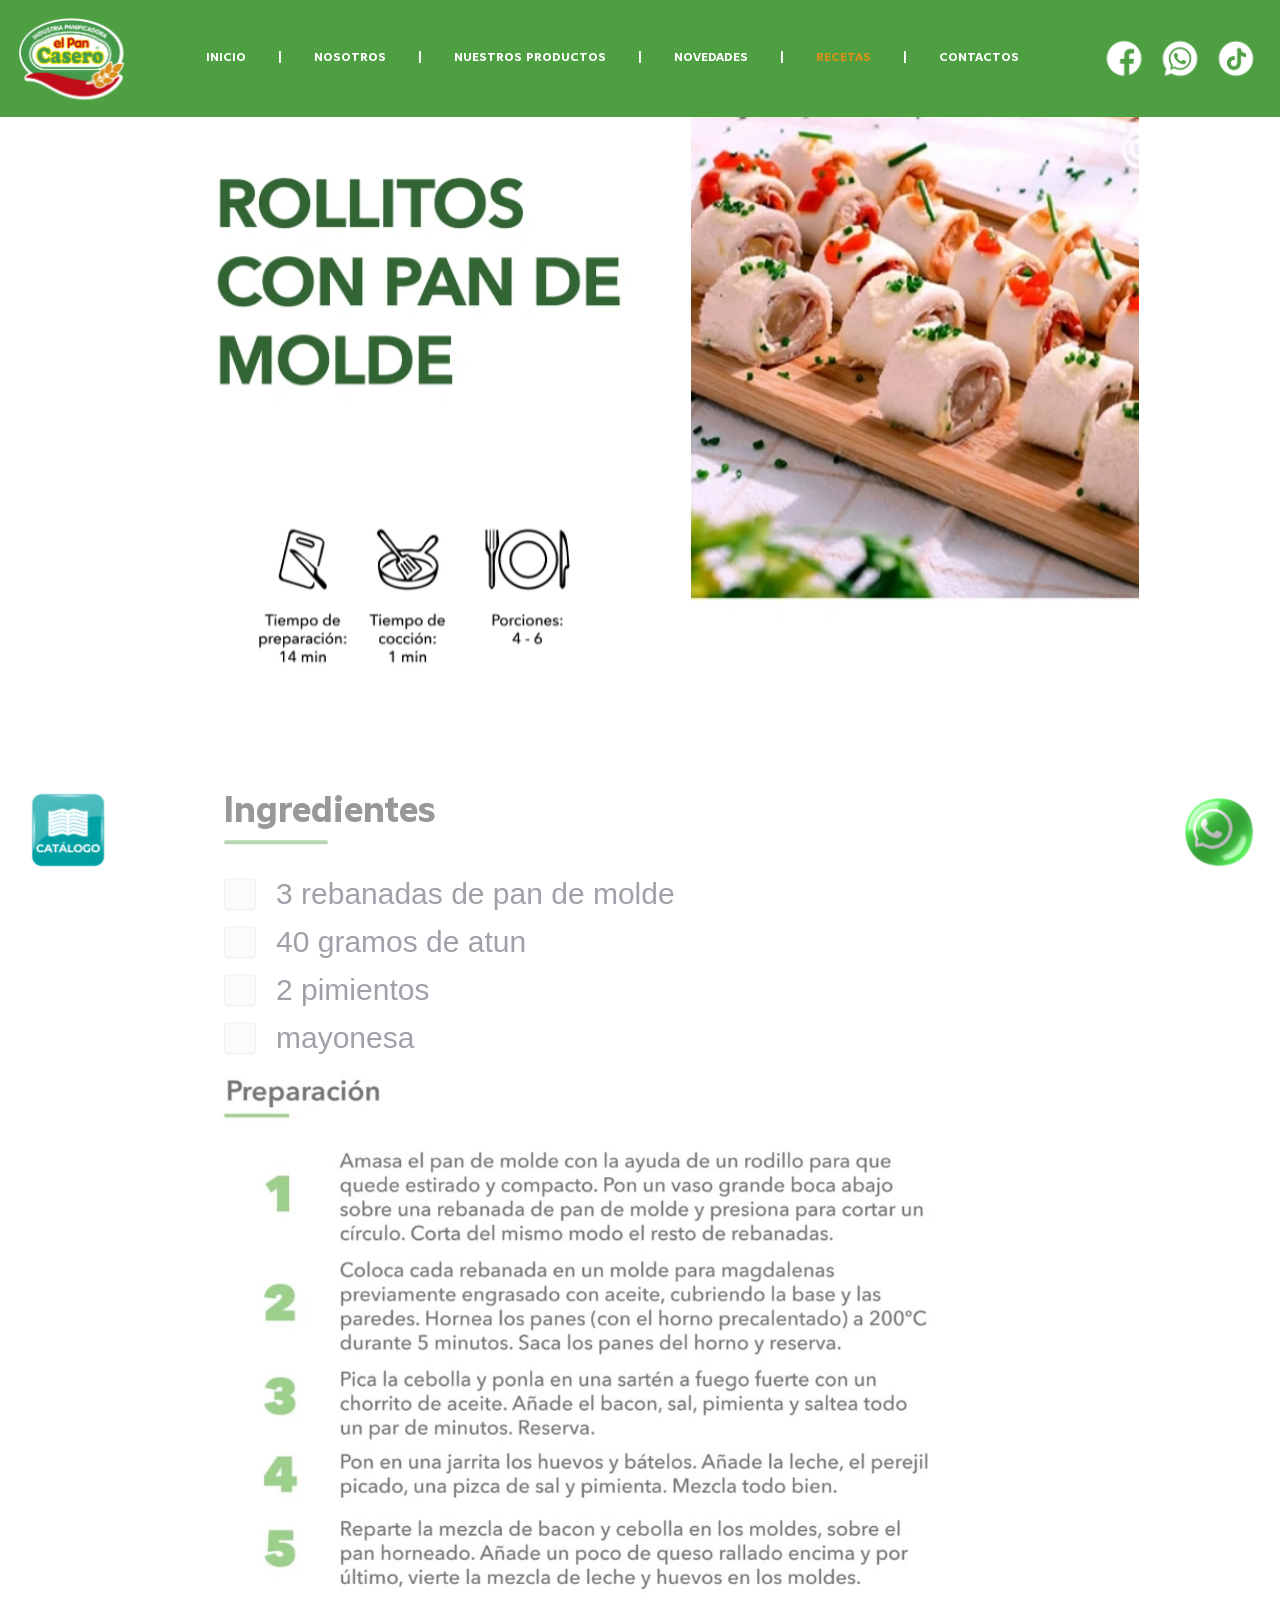
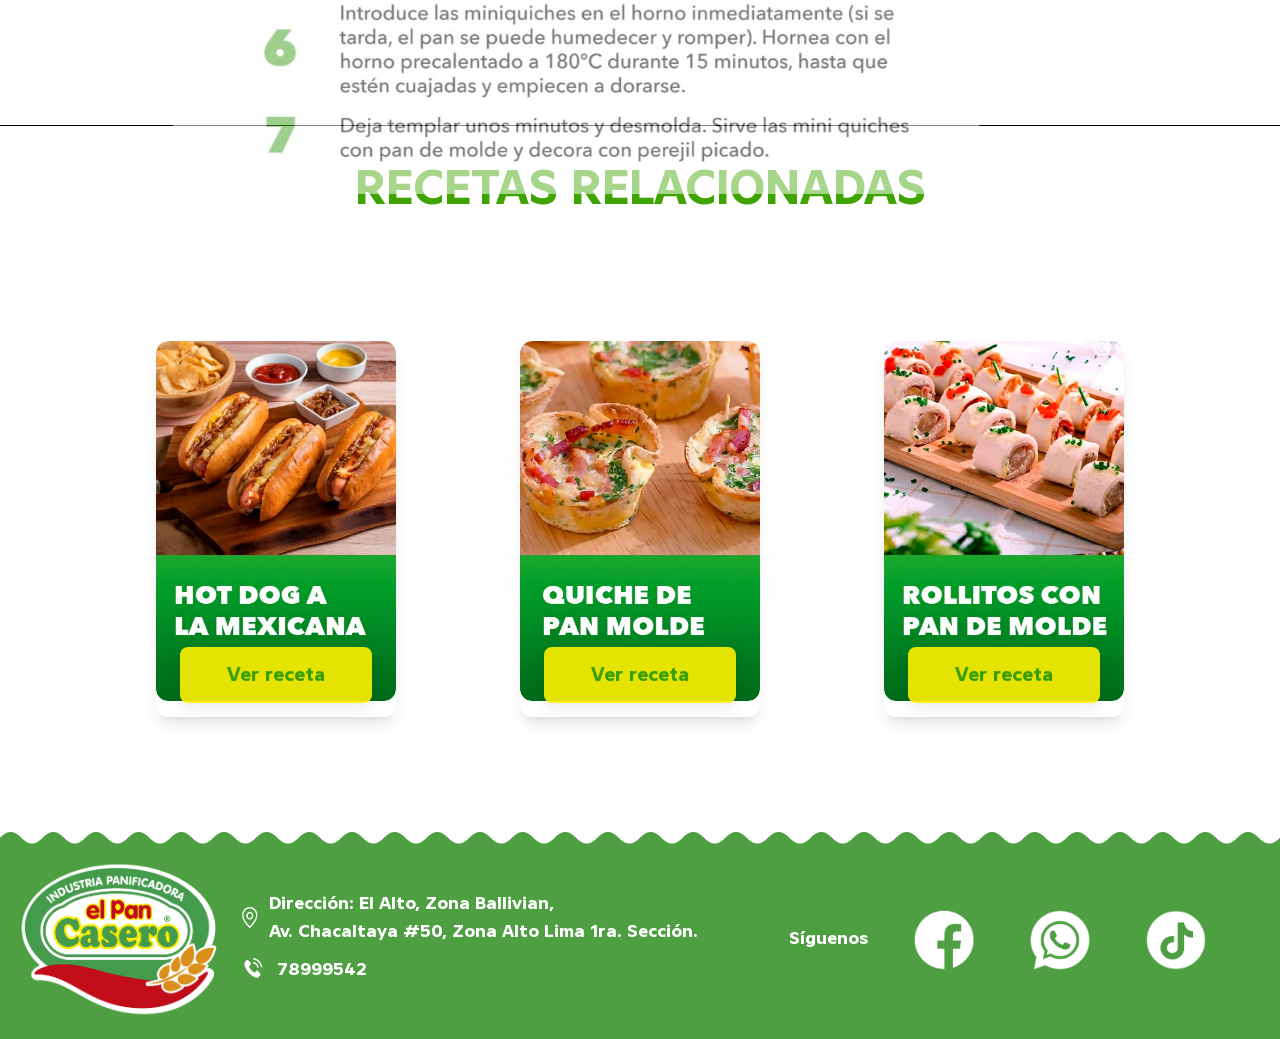
<file: recetas/rollitos.html>
<!DOCTYPE html>
<html lang="en">

<head>
    <meta charset="UTF-8">
    <meta name="viewport" content="width=device-width, initial-scale=1.0">
    <title>Pan Casero</title>
    <link rel="stylesheet" href="../assets/css/style.css">
    <link rel="shortcut icon" type="image/x-icon" href="../assets/img/inicio/logo.webp">
    <link rel="stylesheet" href="../assets/librerias/css/flowbite.css">
    <link rel="stylesheet" href="../assets/librerias/css/animate.min.css">
    <script src="../assets/librerias/js/tailwind.js"></script>
    <script src="../assets/librerias/js/flowbite.js"></script>
    <script src="../assets/js/index.js"></script>
    <!-- Flip Book -->
    <link href="../assets/libro/css/dflip.min.css" rel="stylesheet" type="text/css" />
    <link href="../assets/libro/css/themify-icons.min.css" rel="stylesheet" type="text/css" />
    <link href="../assets/libro/css/flipbook.css" rel="stylesheet" type="text/css" />
</head>



<body>

    <!-- Inicio boton Whatsapp Flotante -->
    <div class="flotante hidden md:block">
        <a href="https://wa.link/gar0gy" target="_blank"><img src="../assets/img/medios/whatsapp.png" alt=""></a>
    </div>
    <div class="flotante2 hidden md:block">
        <a data-modal-target="default-modal" data-modal-toggle="default-modal" class="cursor-pointer"><img
                src="../assets/img/medios/catalogo.webp" alt=""></a>
    </div>
    <!-- Fin boton Whatsapp Flotante -->


    <!-- Inicio Navbar -->
    <nav class="bg-[#4e9f42]  fixed w-full z-20 top-0 start-0 ">
        <div class="w-full flex flex-wrap items-center justify-between mx-auto p-4">
            <a href="../index.html"
                class="flex items-center space-x-3 rtl:space-x-reverse animate__animated animate__bounceInLeft">
                <img src="../assets/img/inicio/logo.webp" class="w-20 lg:w-28 xl:w-28 " alt="Logo Pan Casero">
            </a>

            <div class="flex lg:order-2 xl:order-2 space-x-3 lg:space-x-0  animate__animated animate__bounceInRight">
                <a href="https://www.facebook.com/p/El-Pan-Casero-100063493093490/?locale=es_LA" target="_blank">
                    <img src="../assets/img/inicio/ICONOS-01.webp" class="w-20 lg:w-14 hidden lg:block"
                        alt="Logo Facebook">
                </a>
                <a href="https://wa.link/gar0gy" target="_blank">
                    <img src="../assets/img/inicio/ICONOS-02.webp" class="w-20 lg:w-14 hidden lg:block"
                        alt="Logo Whatsapp">
                </a>
                <a href="https://www.tiktok.com/@elpancaser?is_from_webapp=1&sender_device=pc" target="_blank">
                    <img src="../assets/img/inicio/tiktok.webp" class="w-20 lg:w-14 hidden lg:block"
                        alt="Logo Instagram">
                </a>
                <div class="md:hidden">
                    <a data-modal-target="default-modal-2" data-modal-toggle="default-modal-2"
                        class="cursor-pointer"><img class="w-15" src="../assets/img/medios/catalogo.webp" alt=""></a>
                </div>
                <button data-collapse-toggle="navbar-sticky" type="button"
                    class="inline-flex items-center p-2 w-10 h-10 justify-center text-sm text-gray-500 rounded-lg lg:hidden hover:bg-gray-100 focus:outline-none focus:ring-2 focus:ring-gray-200 "
                    aria-controls="navbar-sticky" aria-expanded="false">
                    <span class="sr-only">Open main menu</span>
                    <svg class="w-5 h-5" aria-hidden="true" xmlns="http://www.w3.org/2000/svg" fill="none"
                        viewBox="0 0 17 14">
                        <path stroke="currentColor" stroke-linecap="round" stroke-linejoin="round" stroke-width="2"
                            d="M1 1h15M1 7h15M1 13h15" />
                    </svg>
                </button>
            </div>
            <div class="items-center justify-between hidden w-full lg:flex lg:w-auto lg:order-1 " id="navbar-sticky">
                <ul
                    class="flex flex-col p-4 lg:p-0 mt-4 font-medium rounded-lg lg:space-x-4 xl:space-x-8 rtl:space-x-reverse lg:flex-row lg:mt-0 lg:border-0 bg-[#4e9f42] ">
                    <li>
                        <a href="../index.html"
                            class="block py-2 px-0 text-white text-sm lg:text-xs 2xl:text-base rounded-sm lg:bg-transparent lg:p-0 hover:text-[#db8f1b]"
                            aria-current="page">INICIO</a>
                    </li>
                    <li>
                        <a
                            class="hidden lg:block py-2 px-0 text-white text-sm lg:text-xs 2xl:text-base  rounded-sm hover:bg-[#3d7e34] lg:hover:bg-transparent lg:p-0 hover:text-[#db8f1b]">|</a>
                    </li>
                    <li>
                        <a href="../nosotros.html"
                            class="block py-2 px-0 text-white text-sm lg:text-xs 2xl:text-base  rounded-sm hover:bg-[#3d7e34] lg:hover:bg-transparent lg:p-0 hover:text-[#db8f1b]">NOSOTROS</a>
                    </li>
                    <li>
                        <a
                            class="hidden lg:block py-2 px-0 text-white text-sm lg:text-xs 2xl:text-base  rounded-sm hover:bg-[#3d7e34] lg:hover:bg-transparent lg:p-0 hover:text-[#db8f1b]">|</a>
                    </li>
                    <li class="relative">
                        <!-- BotOn dropdown -->
                        <button id="dropdownProductosButton" data-dropdown-toggle="dropdownProductos"
                            class="flex items-center py-2 px-0 text-white text-sm lg:text-xs 2xl:text-base rounded-sm hover:bg-[#3d7e34] lg:hover:bg-transparent lg:p-0 hover:cursor-pointer hover:text-[#db8f1b]"
                            type="button">
                            NUESTROS PRODUCTOS
                        </button>

                        <div id="dropdownProductos"
                            class="rounded-xl z-20 hidden bg-[#efefef] w-[100vw] lg:w-[80vw] xl:w-[60vw] 2xl:w-[60vw] h-[60vw] lg:h-[55vh] xl:h-[62vh] 2xl:h-[50vh] p-1 overflow-y-auto bg-[url('../assets/img/nuestros_productos/navbar/soloTitulo.webp')] lg:bg-[url('../assets/img/nuestros_productos/navbar/panadero.webp')] bg-contain bg-no-repeat bg-top">


                            <div class=" grid-cols-4 grid-rows-3 gap-1 h-full relative hidden lg:grid">


                                <div class="col-span-3 row-span-1 items-center justify-center z-10 ">

                                </div>

                                <!-- Productos -->
                                <div class="col-start-1 row-start-2 z-10 flex justify-end">
                                    <a href="../lineas/reposteria.html" class="group block">
                                        <img src="../assets/img/nuestros_productos/navbar/reposteria.webp"
                                            class="w-36 h-32 object-cover rounded-lg border-2 border-[#efefef] group-hover:border-[#4e9f42] transition-all"
                                            alt="Repostería">
                                    </a>
                                </div>

                                <div class="col-start-2 row-start-2 z-10 flex justify-center">
                                    <a href="../lineas/panEspecial.html" class="group block">
                                        <img src="../assets/img/nuestros_productos/navbar/pan_especial.webp"
                                            class="w-36 h-32 object-cover rounded-lg border-2 border-[#efefef] group-hover:border-[#4e9f42] transition-all"
                                            alt="Pan especial">
                                    </a>
                                </div>

                                <div class="col-start-3 row-start-2 z-10 flex justify-start">
                                    <a href="../lineas/panMolde.html" class="group block">
                                        <img src="../assets/img/nuestros_productos/navbar/pan_molde.webp"
                                            class="w-36 h-32 object-cover rounded-lg border-2 border-[#efefef] group-hover:border-[#4e9f42] transition-all"
                                            alt="Pan de molde">
                                    </a>
                                </div>

                                <div class="col-start-1 row-start-3 z-10 flex justify-end">
                                    <a href="../lineas/pan.html" class="group block">
                                        <img src="../assets/img/nuestros_productos/navbar/panaderia.webp"
                                            class="w-36 h-32 object-cover rounded-lg border-2 border-[#efefef] group-hover:border-[#4e9f42] transition-all"
                                            alt="Panadería">
                                    </a>
                                </div>

                                <div class="col-start-2 row-start-3 z-10 flex justify-center">
                                    <a href="../lineas/queques.html" class="group block">
                                        <img src="../assets/img/nuestros_productos/navbar/queques.webp"
                                            class="w-36 h-32 object-cover rounded-lg border-2 border-[#efefef] group-hover:border-[#4e9f42] transition-all"
                                            alt="Queques">
                                    </a>
                                </div>

                                <div class="row-span-3 col-start-4 row-start-1 z-10 p-4 rounded-lg">

                                </div>
                            </div>
                            <!-- Movil-->

                            <div class="grid grid-cols-3 grid-rows-2 gap-4 lg:hidden mt-[12%]">
                                <div>
                                    <a href="../lineas/reposteria.html" class="group block">
                                        <img src="../assets/img/nuestros_productos/navbar/reposteria.webp"
                                            class="w-[70%] md:w-28 md:h-22 object-cover rounded-lg border-2 border-[#efefef] group-hover:border-[#4e9f42] transition-all"
                                            alt="Repostería">
                                    </a>
                                </div>
                                <div>
                                    <a href="../lineas/panEspecial.html" class="group block">
                                        <img src="../assets/img/nuestros_productos/navbar/pan_especial.webp"
                                            class="w-[70%] md:w-28 md:h-22 object-cover rounded-lg border-2 border-[#efefef] group-hover:border-[#4e9f42] transition-all"
                                            alt="Pan especial">
                                    </a>
                                </div>
                                <div>
                                    <a href="../lineas/panMolde.html" class="group block">
                                        <img src="../assets/img/nuestros_productos/navbar/pan_molde.webp"
                                            class="w-[70%] md:w-28 md:h-22 object-cover rounded-lg border-2 border-[#efefef] group-hover:border-[#4e9f42] transition-all"
                                            alt="Pan de molde">
                                    </a>
                                </div>
                                <div>
                                    <a href="../lineas/pan.html" class="group block">
                                        <img src="../assets/img/nuestros_productos/navbar/panaderia.webp"
                                            class="w-[70%] md:w-28 md:h-22 object-cover rounded-lg border-2 border-[#efefef] group-hover:border-[#4e9f42] transition-all"
                                            alt="Panadería">
                                    </a>
                                </div>
                                <div><a href="../lineas/queques.html" class="group block">
                                        <img src="../assets/img/nuestros_productos/navbar/queques.webp"
                                            class="w-[70%] md:w-28 md:h-22 object-cover rounded-lg border-2 border-[#efefef] group-hover:border-[#4e9f42] transition-all"
                                            alt="Queques">
                                    </a></div>
                                <div></div>
                            </div>

                        </div>
                    </li>
                    <li>
                        <a
                            class="hidden lg:block py-2 px-0 text-white text-sm lg:text-xs 2xl:text-base  rounded-sm hover:bg-[#3d7e34] lg:hover:bg-transparent lg:p-0 hover:text-[#db8f1b]">|</a>
                    </li>
                    <li>
                        <a href="../novedades.html"
                            class="block py-2 px-0 text-white text-sm lg:text-xs 2xl:text-base  rounded-sm hover:bg-[#3d7e34] lg:hover:bg-transparent lg:p-0 hover:text-[#db8f1b]">NOVEDADES</a>
                    </li>
                    <li>
                        <a
                            class="hidden lg:block py-2 px-0 text-white text-sm lg:text-xs 2xl:text-base  rounded-sm hover:bg-[#3d7e34] lg:hover:bg-transparent lg:p-0 hover:text-[#db8f1b]">|</a>
                    </li>
                    <li>
                        <a href="../recetas.html"
                            class="block py-2 px-0 text-[#db8f1b] text-sm lg:text-xs 2xl:text-base  rounded-sm hover:bg-[#3d7e34] lg:hover:bg-transparent lg:p-0 hover:text-[#db8f1b]">RECETAS</a>
                    </li>
                    <li>
                        <a
                            class="hidden lg:block py-2 px-0 text-white text-sm lg:text-xs 2xl:text-base  rounded-sm hover:bg-[#3d7e34] lg:hover:bg-transparent lg:p-0 hover:text-[#db8f1b]">|</a>
                    </li>
                    <li>
                        <a href="../contactos.html"
                            class="block py-2 px-0 text-white  text-sm lg:text-xs 2xl:text-base rounded-sm hover:bg-[#3d7e34] lg:hover:bg-transparent lg:p-0 hover:text-[#db8f1b]">CONTACTOS</a>
                    </li>
                </ul>
            </div>
        </div>
    </nav>
    <!-- Fin Navbar -->

    <!-- Contenido -->
    <div class=" w-screen flex justify-center bg-white paraNavbar">
        <img src="../assets/img/recetas/rollitos_titulo.webp"
            class="w-[50%] md:w-[43%] h-auto animate__animated animate__fadeInLeft" alt="hotdog">
        <img src="../assets/img/recetas/rollitos_imagen.webp"
            class="w-[50%] md:w-[35%] h-auto animate__animated animate__fadeInRight" alt="hotdog">
    </div>
    <!-- Ingredientes -->
    <div class="w-full flex justify-center bg-white ">
        <div class="w-[95%] md:w-[65%] bg-white  mt-2 mb-8 gsap_hotdog_ingredientes">
            <h2 class="text-2xl md:text-4xl text-black mb-2 flex items-center gap-2">
                Ingredientes

            </h2>
            <span class="block w-26 h-1 bg-[#4e9f42] rounded "></span>
            <ul class="space-y-3 mt-8">
                <li class="flex items-center gap-3 me-4">
                    <input id="ing1" type="checkbox" value=""
                        class="w-5 h-5 md:w-8 md:h-8 text-green-600 bg-gray-100 border-gray-300 rounded-sm focus:ring-green-500 dark:focus:ring-green-600 dark:ring-offset-gray-800 focus:ring-2 dark:bg-gray-700 dark:border-gray-600">
                    <label for="ing1" class="ms-2 text-sm md:text-3xl font-extralight text-gray-900 select-none"
                        style="font-family: 'Arial', 'Helvetica Neue', Helvetica, sans-serif;">3 rebanadas de pan de
                        molde</label>
                </li>
                <li class="flex items-center gap-3 me-4">
                    <input id="ing2" type="checkbox" value=""
                        class="w-5 h-5 md:w-8 md:h-8 text-green-600 bg-gray-100 border-gray-300 rounded-sm focus:ring-green-500 dark:focus:ring-green-600 dark:ring-offset-gray-800 focus:ring-2 dark:bg-gray-700 dark:border-gray-600">
                    <label for="ing2" class="ms-2 text-sm md:text-3xl font-extralight text-gray-900 select-none"
                        style="font-family: 'Arial', 'Helvetica Neue', Helvetica, sans-serif;">40 gramos de atun</label>
                </li>
                <li class="flex items-center gap-3 me-4">
                    <input id="ing3" type="checkbox" value=""
                        class="w-5 h-5 md:w-8 md:h-8 text-green-600 bg-gray-100 border-gray-300 rounded-sm focus:ring-green-500 dark:focus:ring-green-600 dark:ring-offset-gray-800 focus:ring-2 dark:bg-gray-700 dark:border-gray-600">
                    <label for="ing3" class="ms-2 text-sm md:text-3xl font-extralight text-gray-900 select-none"
                        style="font-family: 'Arial', 'Helvetica Neue', Helvetica, sans-serif;">2 pimientos</label>
                </li>
                <li class="flex items-center gap-3 me-4">
                    <input id="ing4" type="checkbox" value=""
                        class="w-5 h-5 md:w-8 md:h-8 text-green-600 bg-gray-100 border-gray-300 rounded-sm focus:ring-green-500 dark:focus:ring-green-600 dark:ring-offset-gray-800 focus:ring-2 dark:bg-gray-700 dark:border-gray-600">
                    <label for="ing4" class="ms-2 text-sm md:text-3xl font-extralight text-gray-900 select-none"
                        style="font-family: 'Arial', 'Helvetica Neue', Helvetica, sans-serif;">mayonesa</label>
                </li>

            </ul>
        </div>
    </div>

    <div class="w-screen flex justify-center bg-white">

        <img src="../assets/img/recetas/quiche_pasos.webp" class="w-[100%] md:w-[63%] mr-[10%] h-auto gsap_hotdog_pasos"
            alt="hotdog">

    </div>



    <!-- Recetas Relacionadas-->
    <div class="bg-white text-center paraNavbar">
        <hr>
        <h1 class="text-[#40a400] text-xl md:text-5xl mt-10">RECETAS RELACIONADAS</h1>
        <!-- Recetas -->
        <div class="md:h-[70vh] justify-evenly items-center p-8 md:flex">
            <!-- Hotdog Card -->
            <div class="floating-animation group cursor-pointer relative rounded-xl shadow-lg hover:shadow-2xl transition-all duration-500 transform hover:scale-105 hover:-rotate-1 w-[80%] sm:w-[35%] md:w-auto m-auto md:m-0"
                onclick="window.location.href='hotdog.html'">
                <div class="shine-effect rounded-xl overflow-hidden mb-4">
                    <img src="../assets/img/recetas/hotdog.webp"
                        class="w-52 lg:w-60 2xl:w-72 h-auto rounded-xl m-auto sm:m-0 lg:m-auto" alt="hotdog">
                </div>
                <div class="absolute inset-0 flex ml-2 items-end p-4 pointer-events-none">
                    <button type="button"
                        class="recipe-button w-64 md:w-full h-10 md:h-14 hover:cursor-pointer -mt-0 md:-mt-10 text-[#40a400] bg-[#fdf001] hover:bg-[#c0ba4c] focus:ring-4 focus:ring-[#40a400] font-medium rounded-lg text-xl px-5 py-2.5 me-2 mb-2 focus:outline-none pointer-events-auto"
                        onclick="event.stopPropagation(); window.location.href='hotdog.html'">
                        Ver receta
                    </button>
                </div>
            </div>

            <!-- Quiche Card -->
            <div class="floating-animation group cursor-pointer relative rounded-xl shadow-lg hover:shadow-2xl transition-all duration-500 transform hover:scale-105 hover:-rotate-1 w-[80%] sm:w-[35%] md:w-auto m-auto mt-10 md:m-0"
                onclick="window.location.href='quiches.html'">
                <div class="shine-effect rounded-xl overflow-hidden mb-4">
                    <img src="../assets/img/recetas/quiche.webp"
                        class="w-52 lg:w-60 2xl:w-72 h-auto rounded-xl m-auto sm:m-0 lg:m-auto" alt="quiche">
                </div>
                <div class="absolute inset-0 flex ml-2 items-end p-4 pointer-events-none">
                    <button type="button"
                        class="recipe-button w-64 md:w-full h-10 md:h-14 hover:cursor-pointer -mt-0 md:-mt-10 text-[#40a400] bg-[#fdf001] hover:bg-[#c0ba4c] focus:ring-4 focus:ring-[#40a400] font-medium rounded-lg text-xl px-5 py-2.5 me-2 mb-2 focus:outline-none pointer-events-auto"
                        onclick="event.stopPropagation(); window.location.href='quiches.html'">
                        Ver receta
                    </button>
                </div>
            </div>

            <!-- Rollitos Card -->
            <div class="floating-animation group cursor-pointer relative rounded-xl shadow-lg hover:shadow-2xl transition-all duration-500 transform hover:scale-105 hover:-rotate-1 w-[80%] sm:w-[35%] md:w-auto m-auto mt-10 md:m-0"
                onclick="window.location.href='rollitos.html'">
                <div class="shine-effect rounded-xl overflow-hidden mb-4">
                    <img src="../assets/img/recetas/rollitos.webp"
                        class="w-52 lg:w-60 2xl:w-72 h-auto rounded-xl m-auto sm:m-0 lg:m-auto" alt="rollitos">
                </div>
                <div class="absolute inset-0 flex ml-2 items-end p-4 pointer-events-none">
                    <button type="button"
                        class="recipe-button w-64 md:w-full h-10 md:h-14 hover:cursor-pointer -mt-0 md:-mt-10 text-[#40a400] bg-[#fdf001] hover:bg-[#c0ba4c] focus:ring-4 focus:ring-[#40a400] font-medium rounded-lg text-xl px-5 py-2.5 me-2 mb-2 focus:outline-none pointer-events-auto"
                        onclick="event.stopPropagation(); window.location.href='rollitos.html'">
                        Ver receta
                    </button>
                </div>
            </div>
        </div>

    </div>







    <!-- Inicio Footer -->

    <div class="relative -mt-10 hidden md:block">
        <svg class="w-full h-6 md:h-10" viewBox="0 0 1200 45" preserveAspectRatio="none">
            <path
                d="M0,45 L0,38 Q10,25 20,38 T40,38 T60,38 T80,38 T100,38 T120,38 T140,38 T160,38 T180,38 T200,38 T220,38 T240,38 T260,38 T280,38 T300,38 T320,38 T340,38 T360,38 T380,38 T400,38 T420,38 T440,38 T460,38 T480,38 T500,38 T520,38 T540,38 T560,38 T580,38 T600,38 T620,38 T640,38 T660,38 T680,38 T700,38 T720,38 T740,38 T760,38 T780,38 T800,38 T820,38 T840,38 T860,38 T880,38 T900,38 T920,38 T940,38 T960,38 T980,38 T1000,38 T1020,38 T1040,38 T1060,38 T1080,38 T1100,38 T1120,38 T1140,38 T1160,38 T1180,38 T1200,38 L1200,45 Z"
                fill="#4e9f42"></path>
        </svg>
    </div>
    <div class="relative -mt-6 md:hidden">
        <svg class="w-full h-6 md:h-8" viewBox="0 0 1200 40" preserveAspectRatio="none">
            <path
                d="M0,40 L0,35 Q20,25 40,35 T80,35 T120,35 T160,35 T200,35 T240,35 T280,35 T320,35 T360,35 T400,35 T440,35 T480,35 T520,35 T560,35 T600,35 T640,35 T680,35 T720,35 T760,35 T800,35 T840,35 T880,35 T920,35 T960,35 T1000,35 T1040,35 T1080,35 T1120,35 T1160,35 T1200,35 L1200,40 Z"
                fill="#4e9f42"></path>
        </svg>
    </div>

   <div class="bg-[#4e9f42] text-white py-4 px-2 lg:px-4 lg:mb-10">
        <div class="w-full mx-auto">
            <!-- Primera fila (columnas 1 y 2 en móvil, todas en desktop) -->
            <div class="grid grid-cols-2 lg:grid-cols-3 gap-4 items-center">
                <!-- Logo -->
                <div class="flex justify-start">
                    <img src="../assets/img/inicio/logo.webp" class="w-28 lg:w-48 xl:w-52" alt="Logo">
                </div>

                <!-- Información de contacto -->
                <div class="space-y-2 text-left lg:-ml-28 xl:-ml-50">
                    <div class="flex items-center justify-start gap-0">
                        <img src="../assets/img/inicio/ICONOS-04.webp" class="w-6 h-6 lg:w-8 lg:h-8 "
                            alt="icono dirección">
                        <span class="text-xs lg:text-sm xl:text-lg">Dirección: El Alto, Zona Ballivian, <br>Av.
                            Chacaltaya #50, Zona Alto Lima
                            1ra. Sección.</span>
                    </div>
                    <div class="flex items-center justify-start gap-2">
                        <img src="../assets/img/inicio/ICONOS-05.webp" class="w-6 h-6 lg:w-8 lg:h-8"
                            alt="icono teléfono">
                        <span class="text-xs lg:text-sm xl:text-lg">78999542</span>
                    </div>
                </div>

                <!-- Espacio vacío en móvil (para mantener estructura de 2 columnas) -->
                <div class="hidden lg:block"></div>
            </div>

            <!-- Segunda fila (solo para móvil - redes sociales) -->
            <div class="lg:hidden flex justify-center mt-4 pr-15">
                <div class="flex items-center gap-0">
                    <span class="font-semibold text-sm">Síguenos</span>
                    <div class="flex space-x-1">
                        <a href="https://www.facebook.com/p/El-Pan-Casero-100063493093490/?locale=es_LA"
                            target="_blank">
                            <img src="../assets/img/inicio/ICONOS-01.webp" class="w-12 h-auto" alt="Facebook">
                        </a>
                        <a href="https://wa.link/gar0gy" target="_blank">
                            <img src="../assets/img/inicio/ICONOS-02.webp" class="w-12 h-auto" alt="WhatsApp">
                        </a>
                        <a href="https://www.tiktok.com/@elpancaser?is_from_webapp=1&sender_device=pc" target="_blank">
                            <img src="../assets/img/inicio/tiktok.webp" class="w-12 h-auto" alt="Instagram">
                        </a>
                    </div>
                </div>
            </div>

            <!-- Tercera columna (solo en desktop) -->
            <div class="hidden lg:flex justify-end pr-10 -mt-30">
                <span class="font-semibold p-7 text-lg">Síguenos</span>
                <div class="flex space-x-5">
                    <a href="https://www.facebook.com/p/El-Pan-Casero-100063493093490/?locale=es_LA" target="_blank">
                        <img src="../assets/img/inicio/ICONOS-01.webp" class="w-14 xl:w-24 h-auto" alt="Facebook">
                    </a>
                    <a href="https://wa.link/gar0gy" target="_blank">
                        <img src="../assets/img/inicio/ICONOS-02.webp" class="w-14 xl:w-24 h-auto" alt="WhatsApp">
                    </a>
                    <a href="https://www.tiktok.com/@elpancaser?is_from_webapp=1&sender_device=pc" target="_blank">
                        <img src="../assets/img/inicio/tiktok.webp" class="w-14 xl:w-24 h-auto" alt="Instagram">
                    </a>

                </div>
            </div>
        </div>
    </div>
    <!-- Fin Footer -->

    <!-- Modal modificado -->
    <div id="default-modal" tabindex="-1" aria-hidden="true"
        class="hidden fixed top-0 left-0 right-0 bottom-0 z-50 w-full overflow-hidden bg-gray-900/50 flex items-center justify-center">
        <div class="relative w-full max-w-5xl h-[90vh]">
            <!-- Modal content -->
            <div class="relative bg-white rounded-lg shadow-lg h-full flex flex-col">
                <!-- Modal header -->
                <div class="flex justify-end p-2">
                    <button type="button" class="text-gray-500 hover:text-gray-700" data-modal-hide="default-modal">
                        <svg class="w-6 h-6" fill="none" stroke="currentColor" viewBox="0 0 24 24">
                            <path stroke-linecap="round" stroke-linejoin="round" stroke-width="2"
                                d="M6 18L18 6M6 6l12 12"></path>
                        </svg>
                    </button>
                </div>
                <!-- Modal body -->
                <div class="flex-1 overflow-hidden p-4">
                    <div class="flipbook-container">
                        <div class="_df_book" height="100%" webgl="true" source="../assets/libro/books/catalogo2025.pdf"
                            id="df_manual_book">
                        </div>
                    </div>
                </div>
            </div>
        </div>
    </div>
    <!-- Modal Movil -->
    <div id="default-modal-2" tabindex="-1" aria-hidden="true"
        class="hidden fixed top-0 left-0 right-0 bottom-0 z-50 w-full overflow-hidden bg-gray-900/50 flex items-center justify-center">
        <div class="relative w-full max-w-5xl h-[90vh]">
            <div class="relative bg-white rounded-lg shadow-lg h-full flex flex-col">
                <div class="flex justify-end p-2">
                    <button type="button" class="text-gray-500 hover:text-gray-700" data-modal-hide="default-modal-2">
                        <svg class="w-6 h-6" fill="none" stroke="currentColor" viewBox="0 0 24 24">
                            <path stroke-linecap="round" stroke-linejoin="round" stroke-width="2"
                                d="M6 18L18 6M6 6l12 12"></path>
                        </svg>
                    </button>
                </div>
                <div class="flex-1 overflow-hidden p-4">
                    <div class="flipbook-container">
                        <div class="_df_book" style="height: 40vh; width: 45vh;" webgl="true"
                            source="../assets/libro/books/catalogo2025.pdf" id="df_manual_book"></div>
                    </div>
                </div>
            </div>
        </div>
    </div>
    <!-- Libro  -->
    <script src="../assets/libro/js/libs/jquery.min.js" type="text/javascript"></script>
    <script src="../assets/libro/js/libs/three.min.js" type="text/javascript"></script>
    <script src="../assets/libro/js/libs/compatibility.js" type="text/javascript"></script>
    <script src="../assets/libro/js/libs/mockup.min.js" type="text/javascript"></script>
    <script src="../assets/libro/js/libs/pdf.min.js" type="text/javascript"></script>
    <script src="../assets/libro/js/libs/pdf.worker.min.js" type="text/javascript"></script>
    <script src="../assets/libro/js/dflip.min.js" type="text/javascript"></script>
    <script src="../assets/libro/js/flipbook.js"></script>

    <script src="../assets/librerias/js/gsap.min.js"></script>
    <script src="../assets/librerias/js/scrollTrigger.min.js"></script>
    <script src="../assets/js/animation_gsap.js"></script>
</body>

</html>
</file>
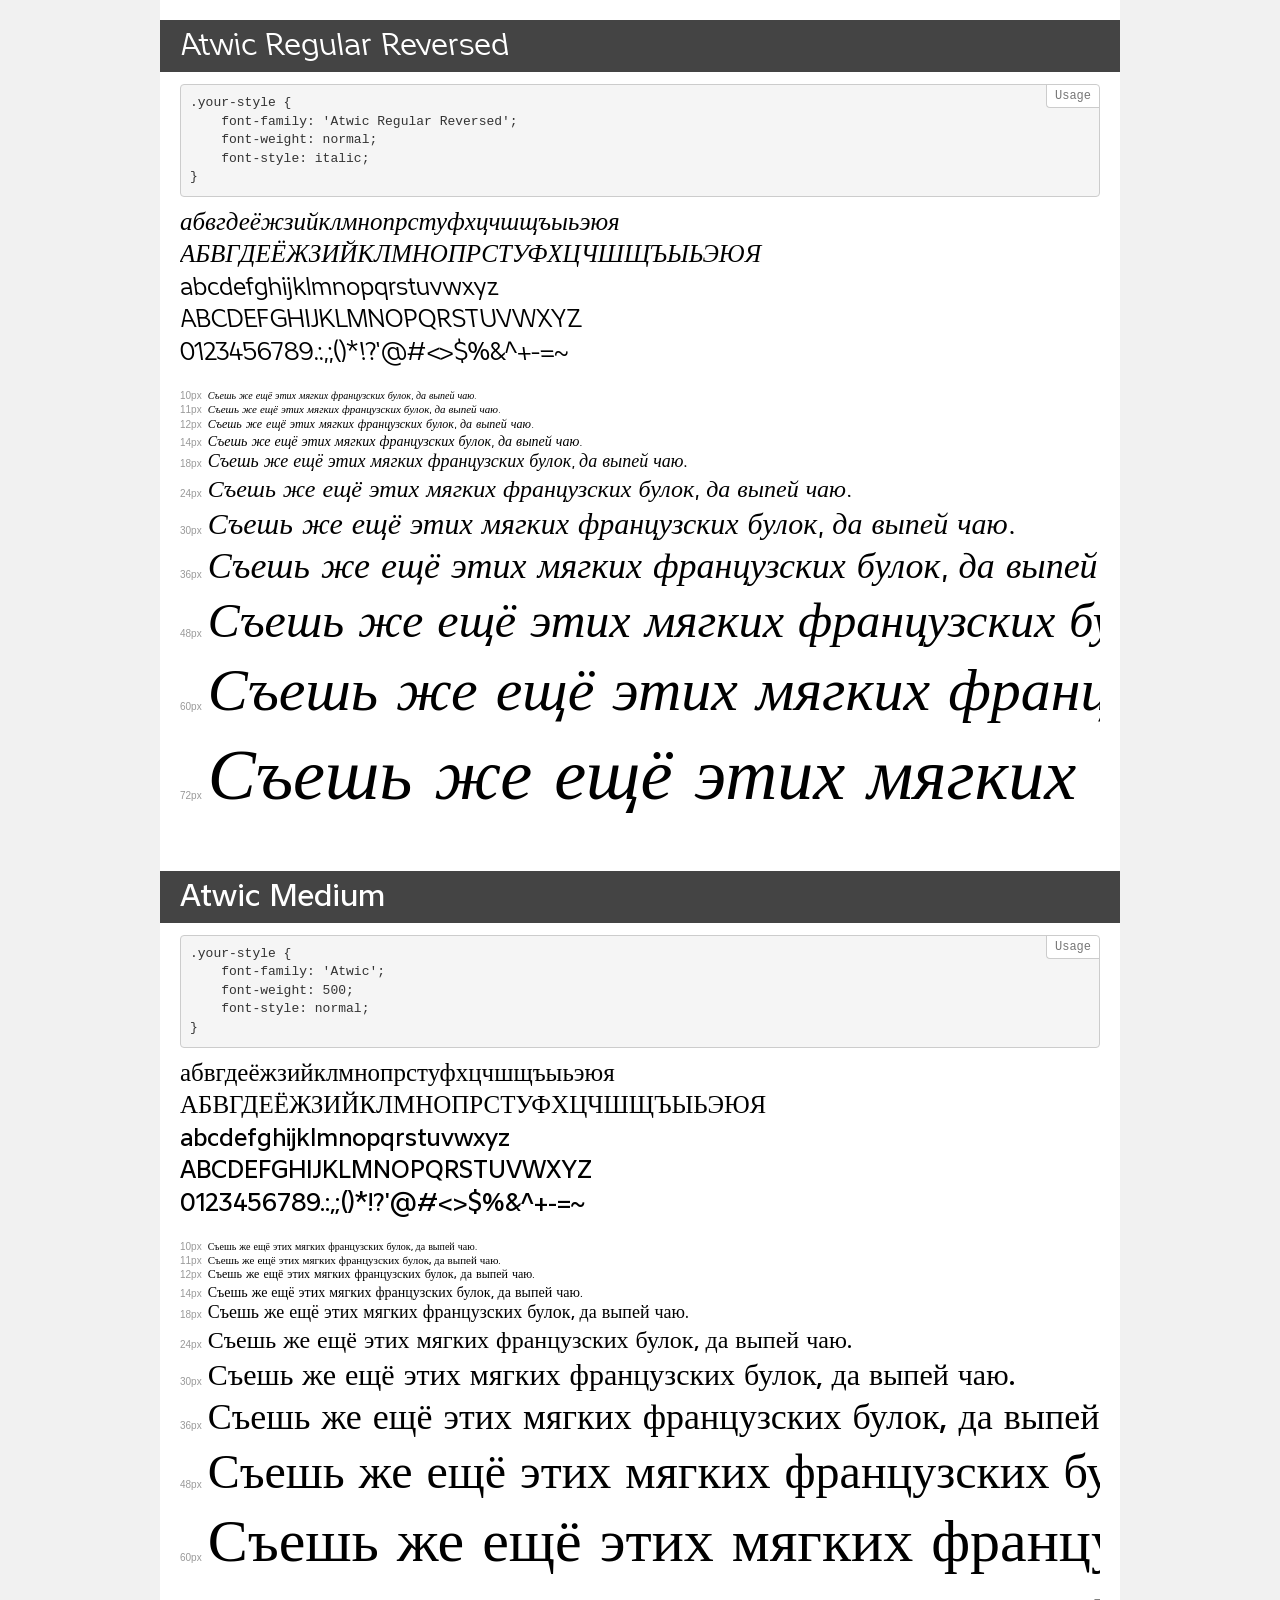
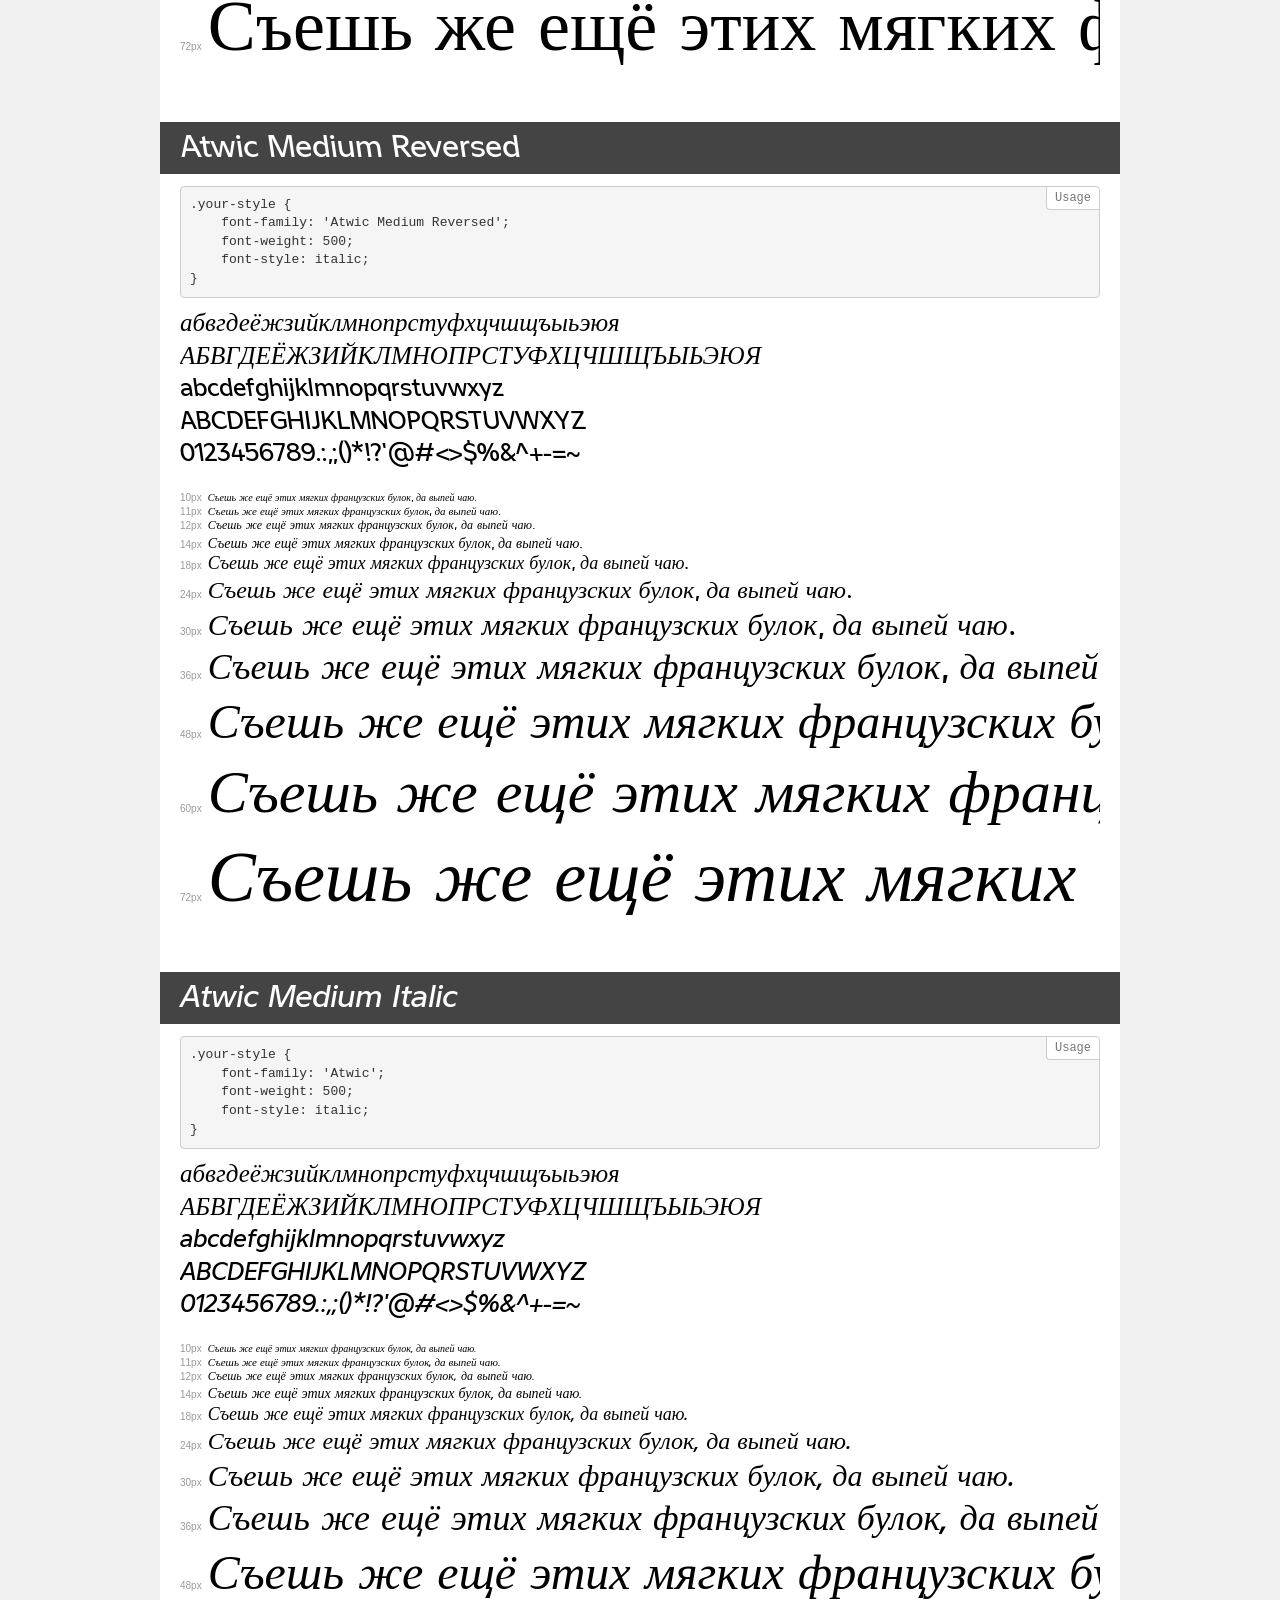
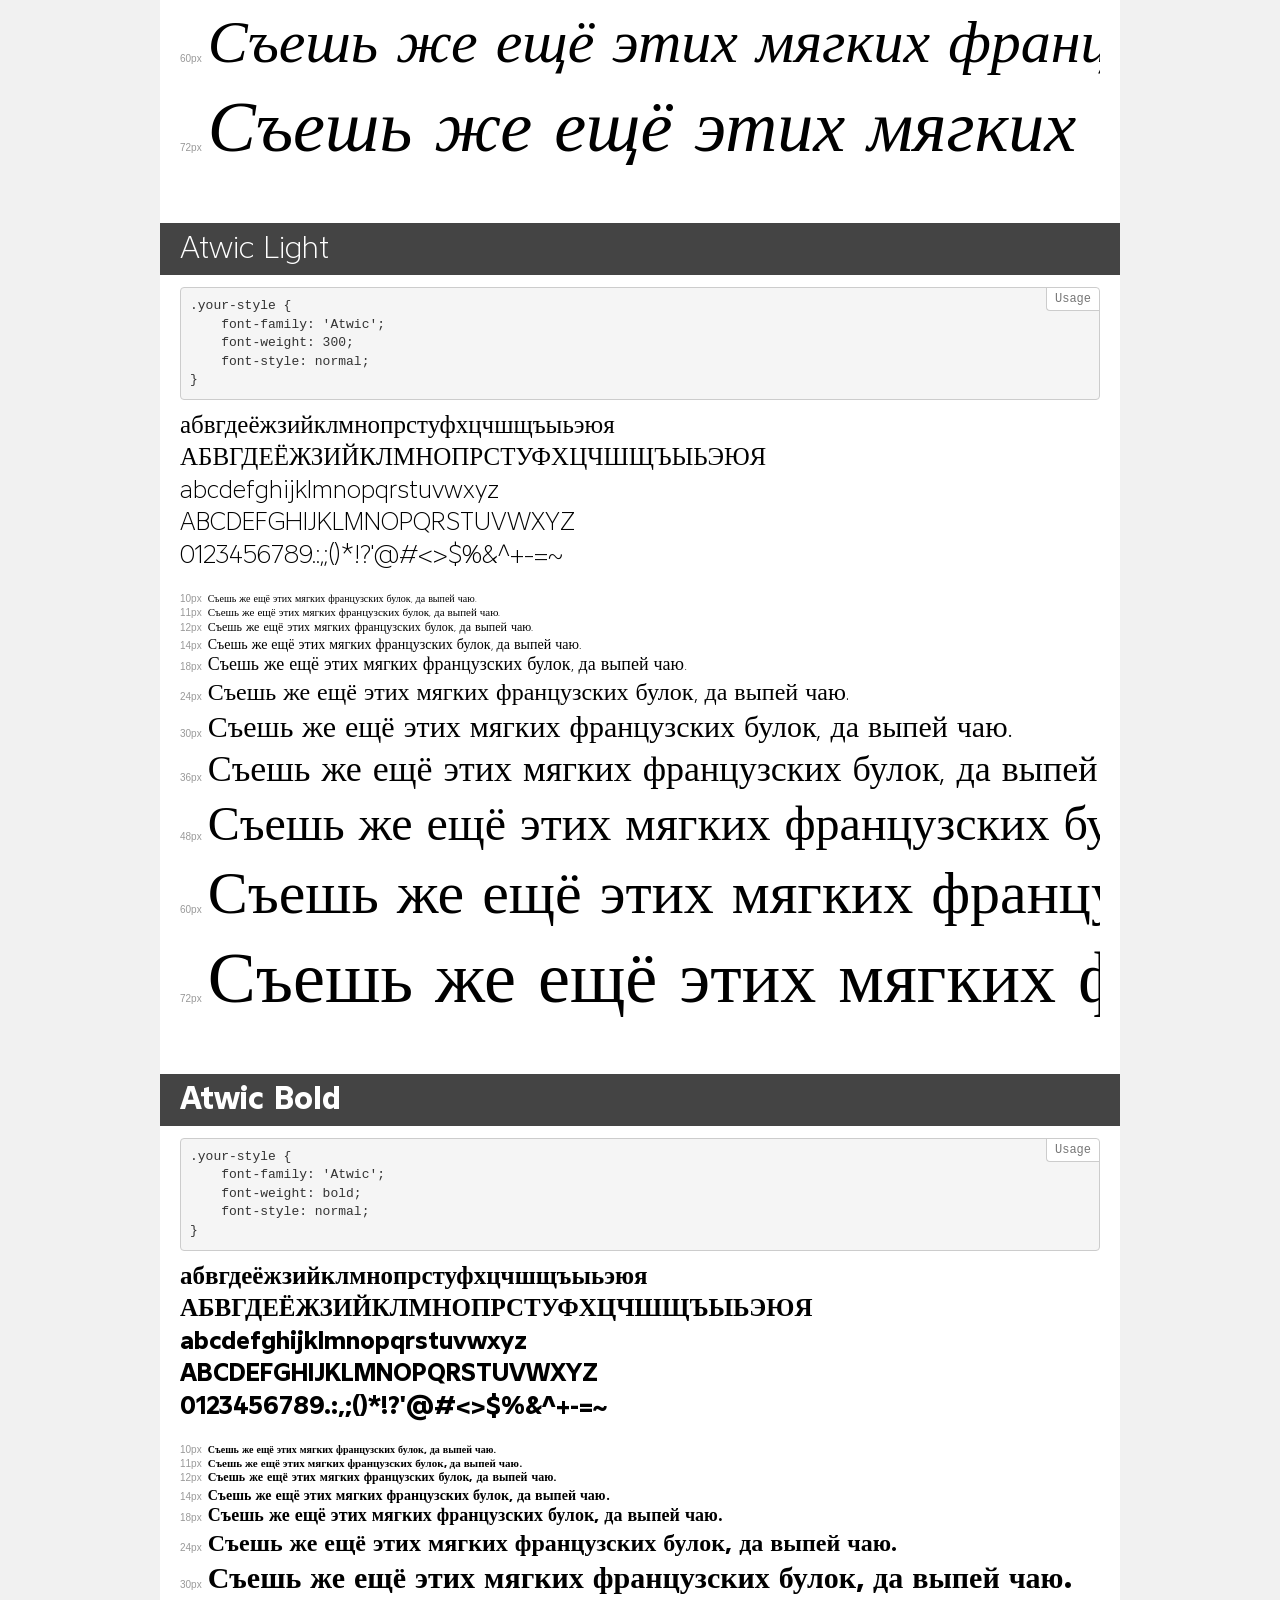
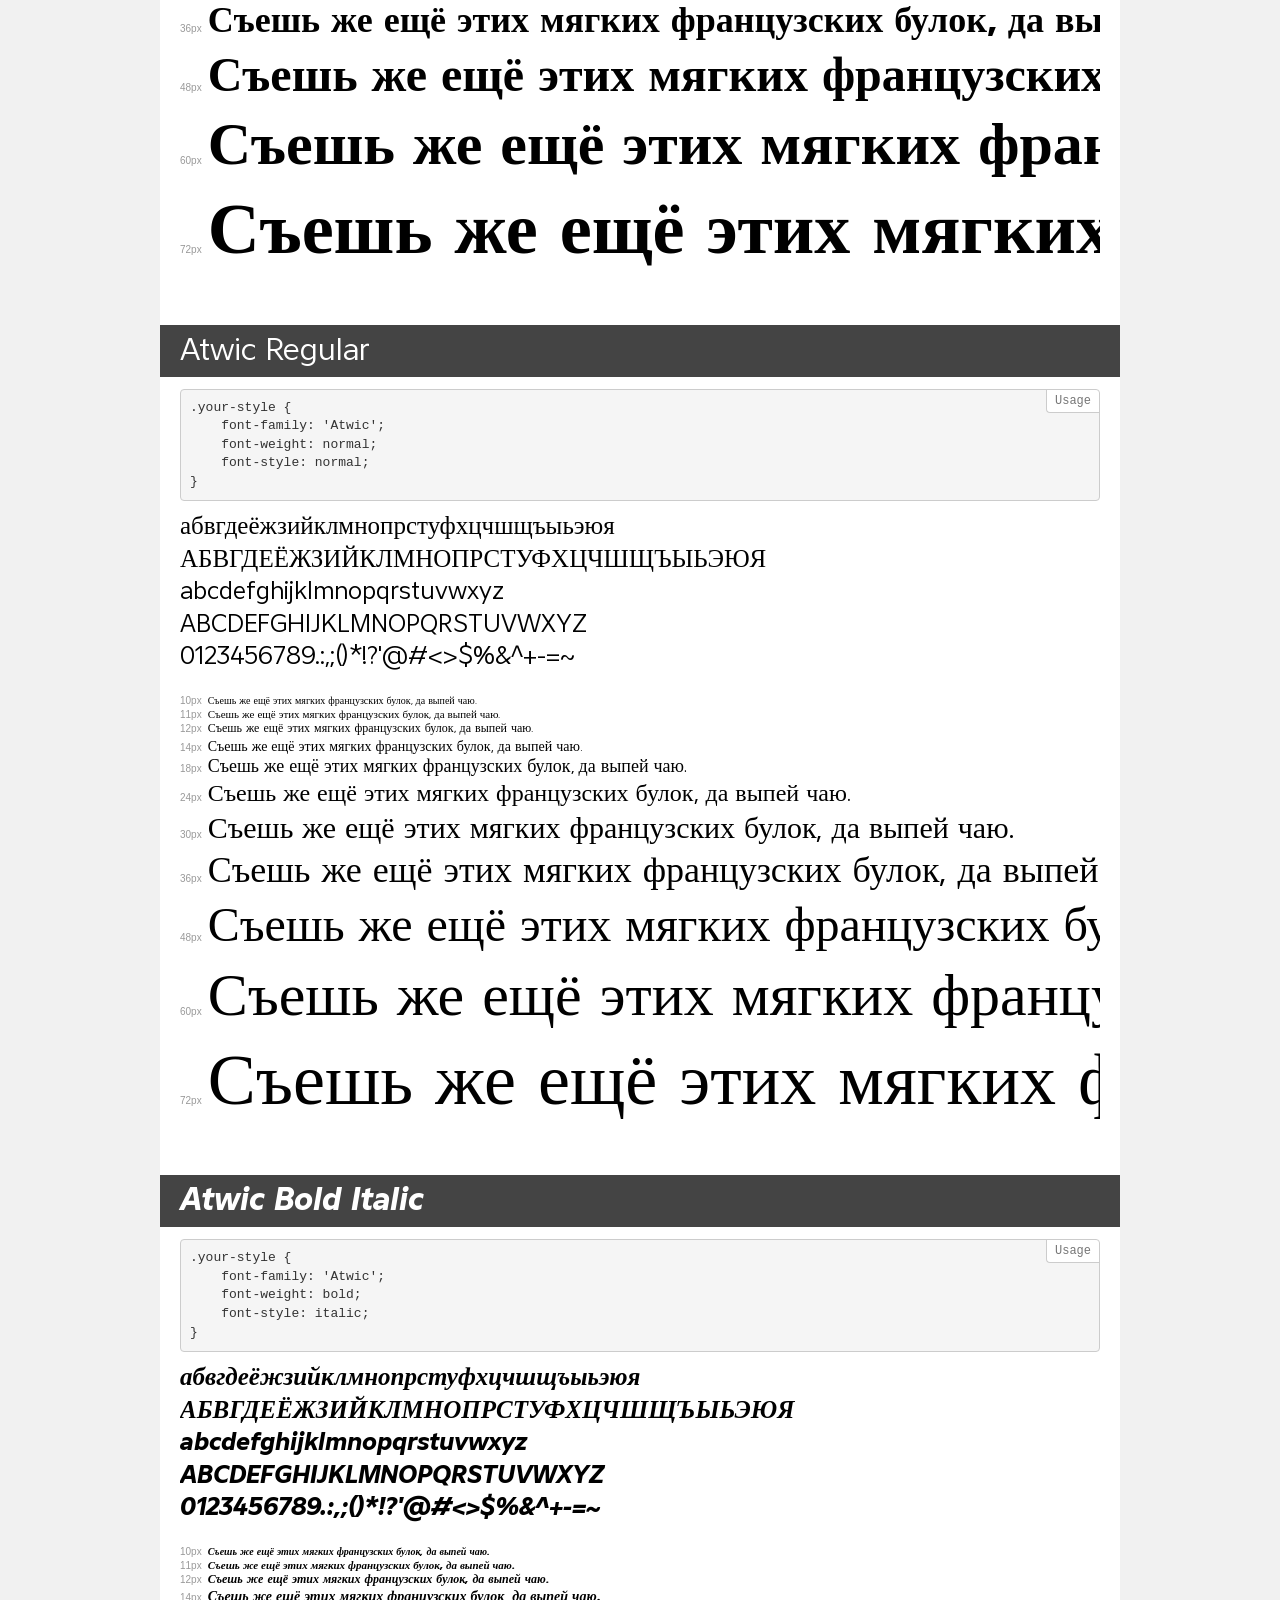
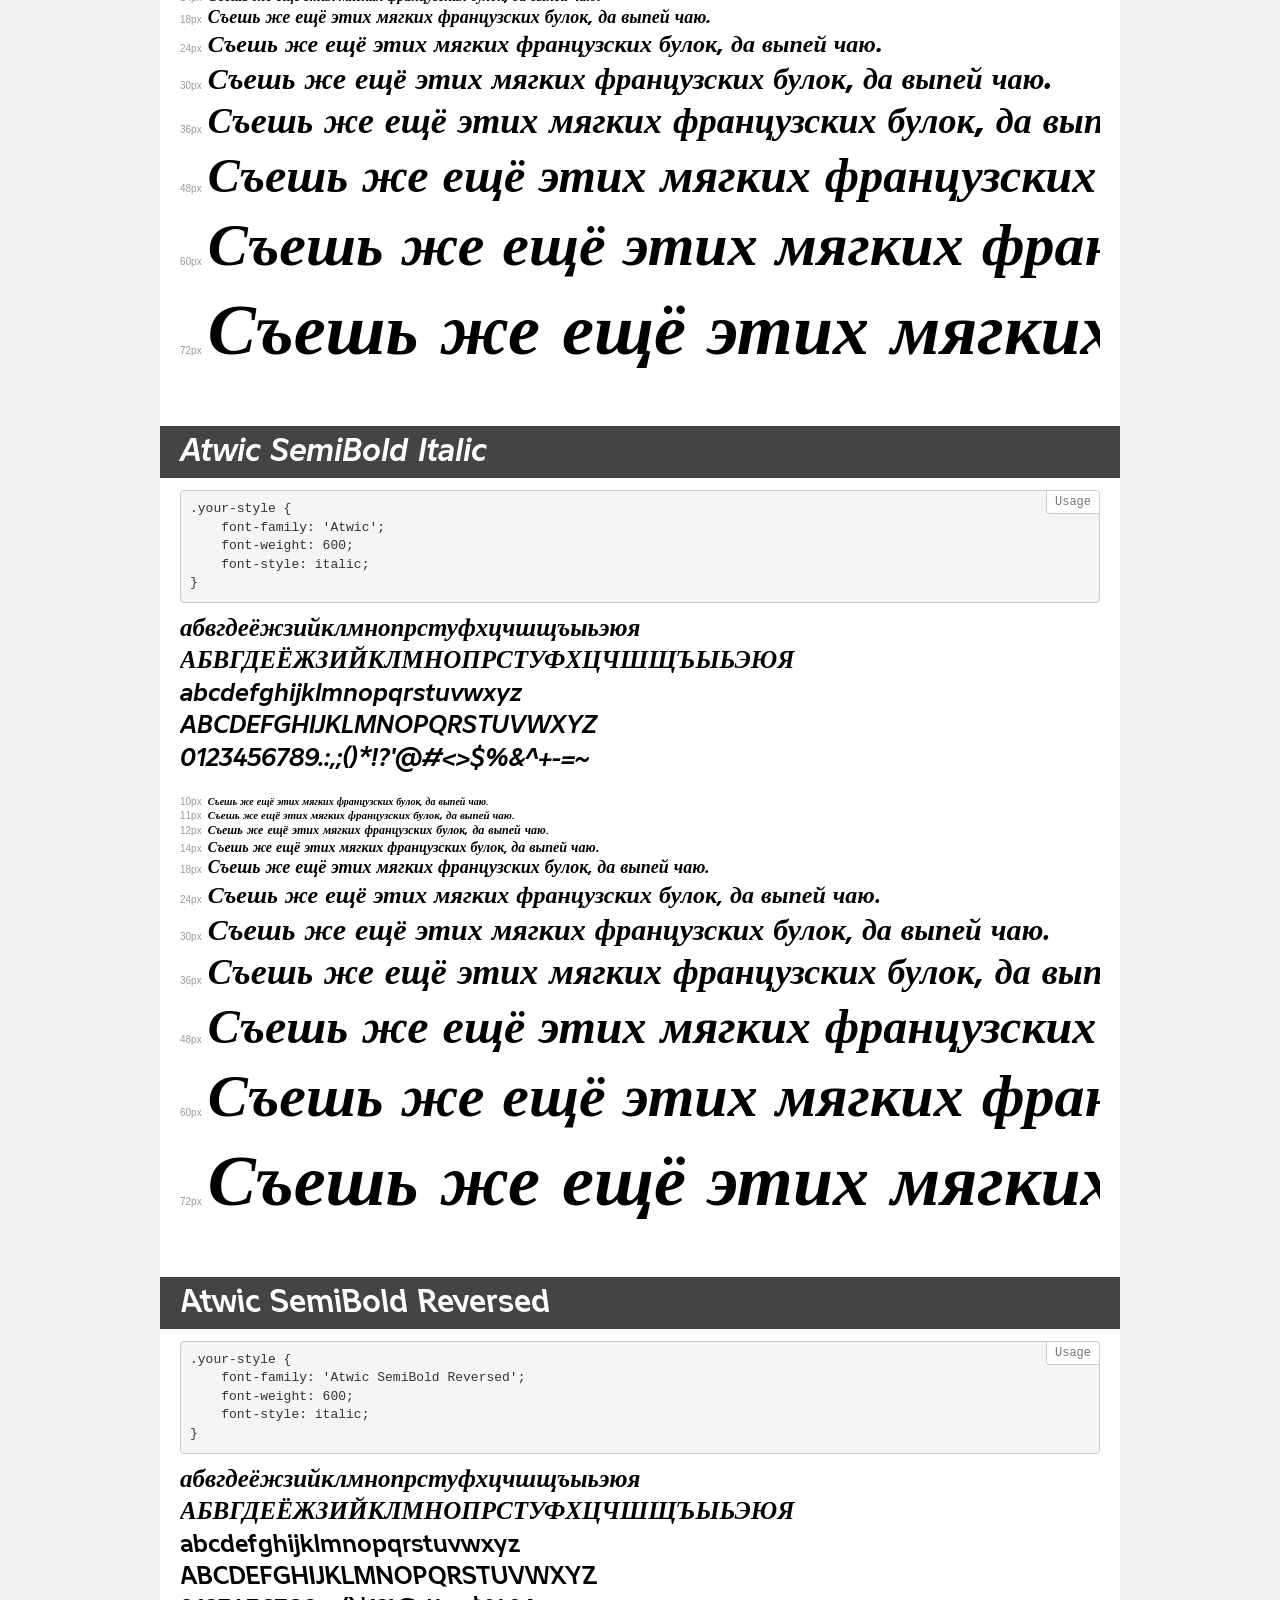
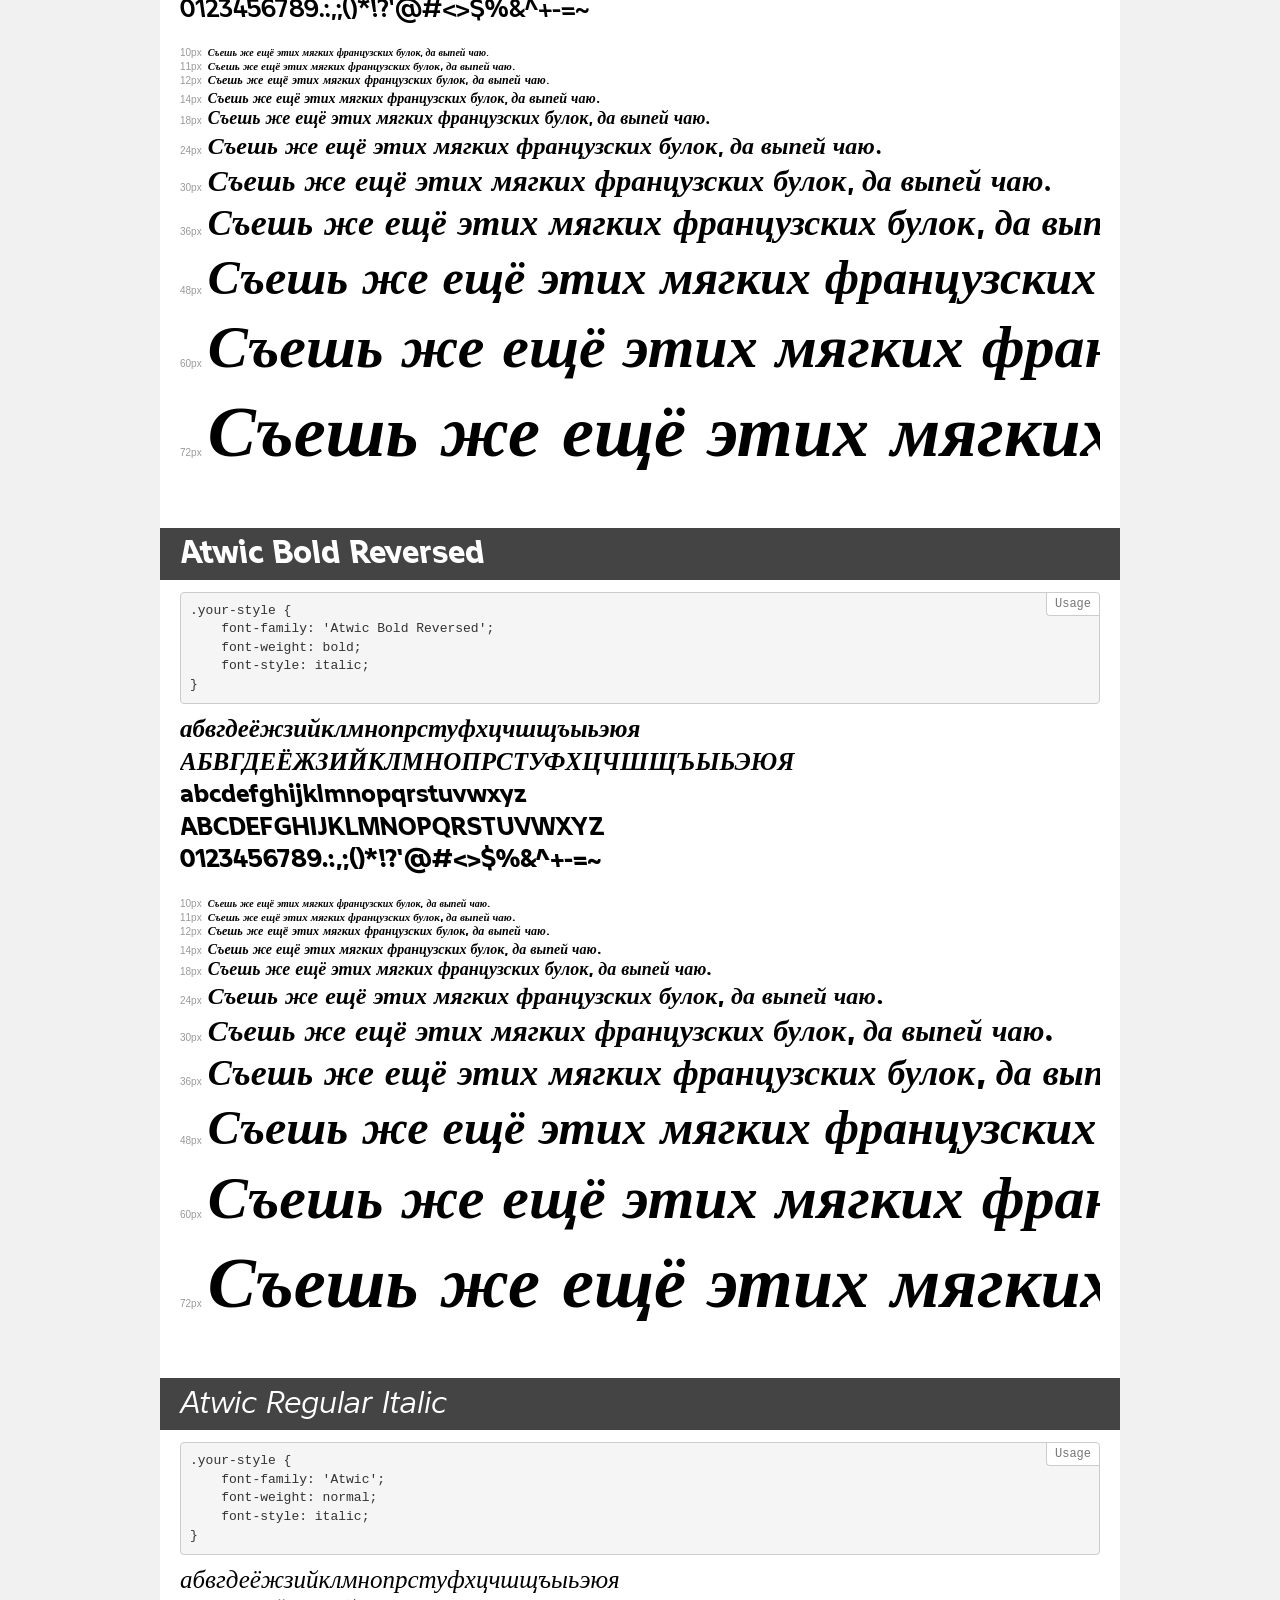
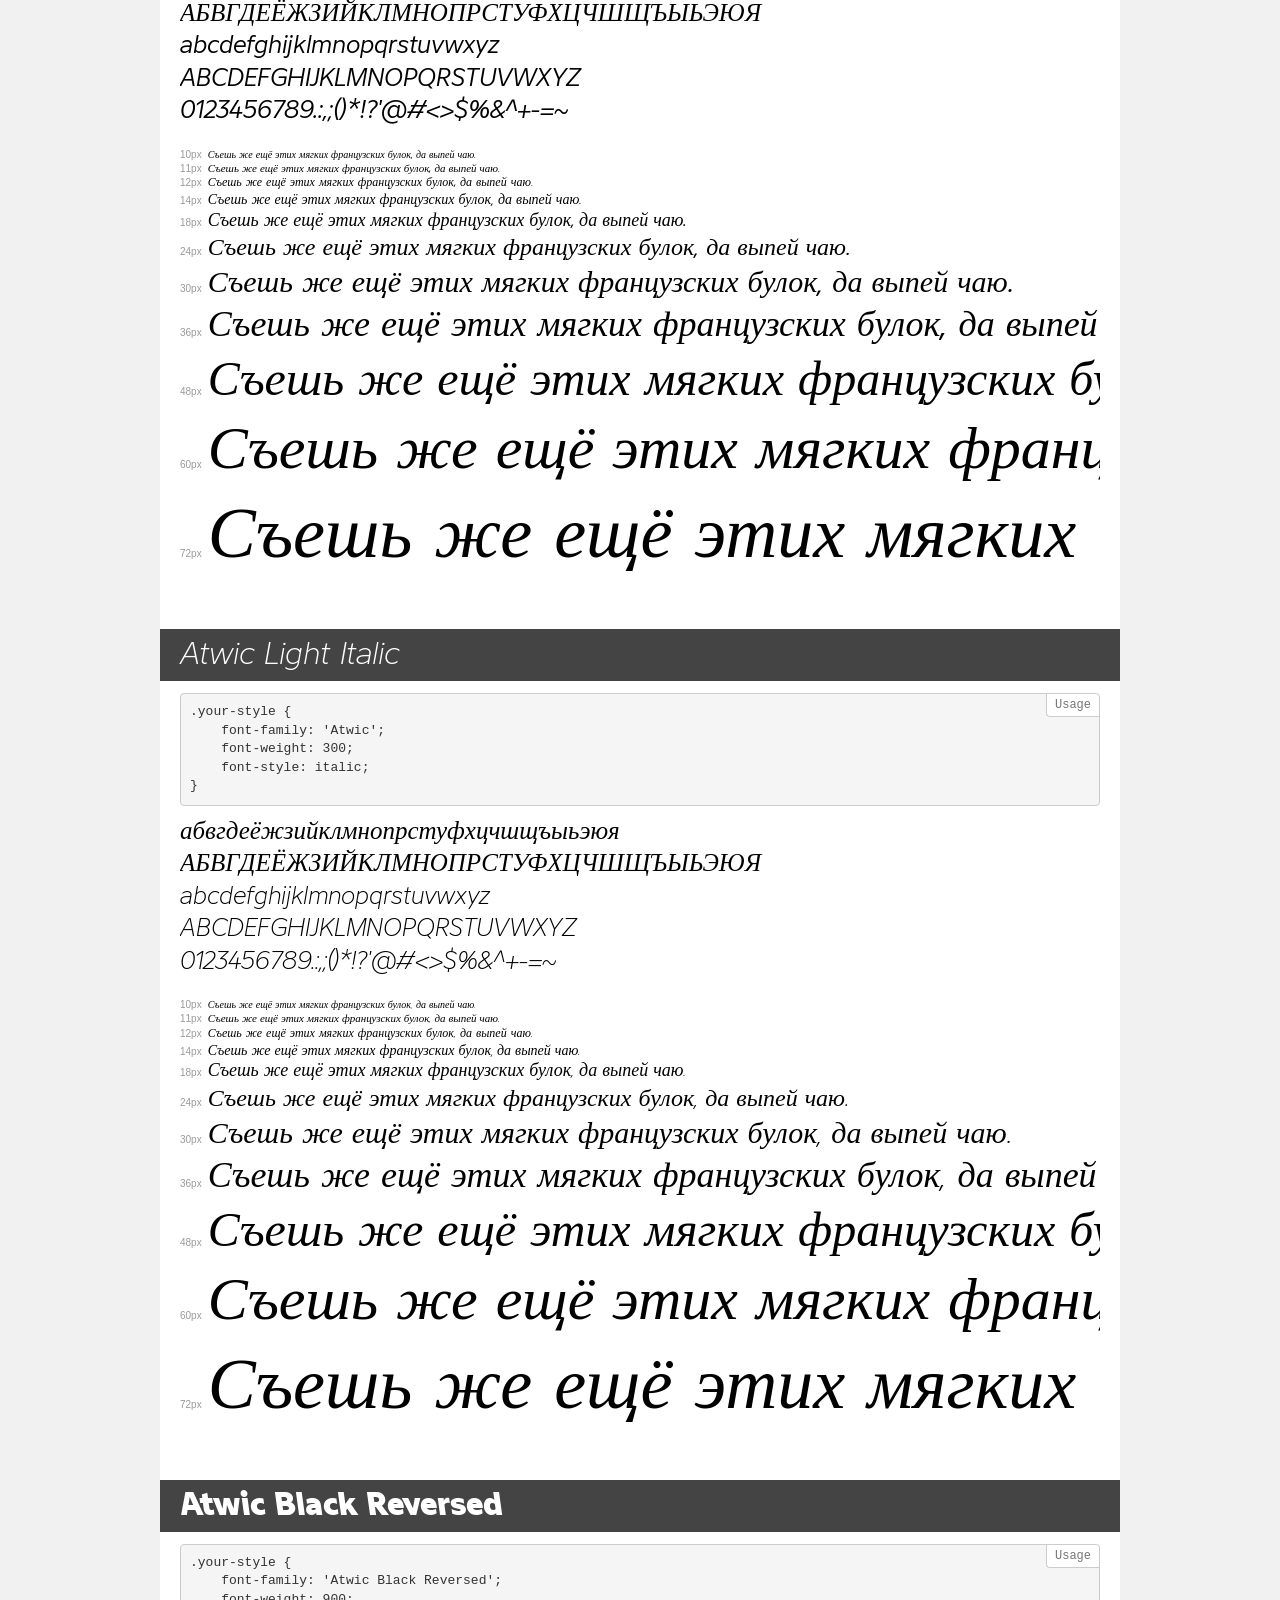
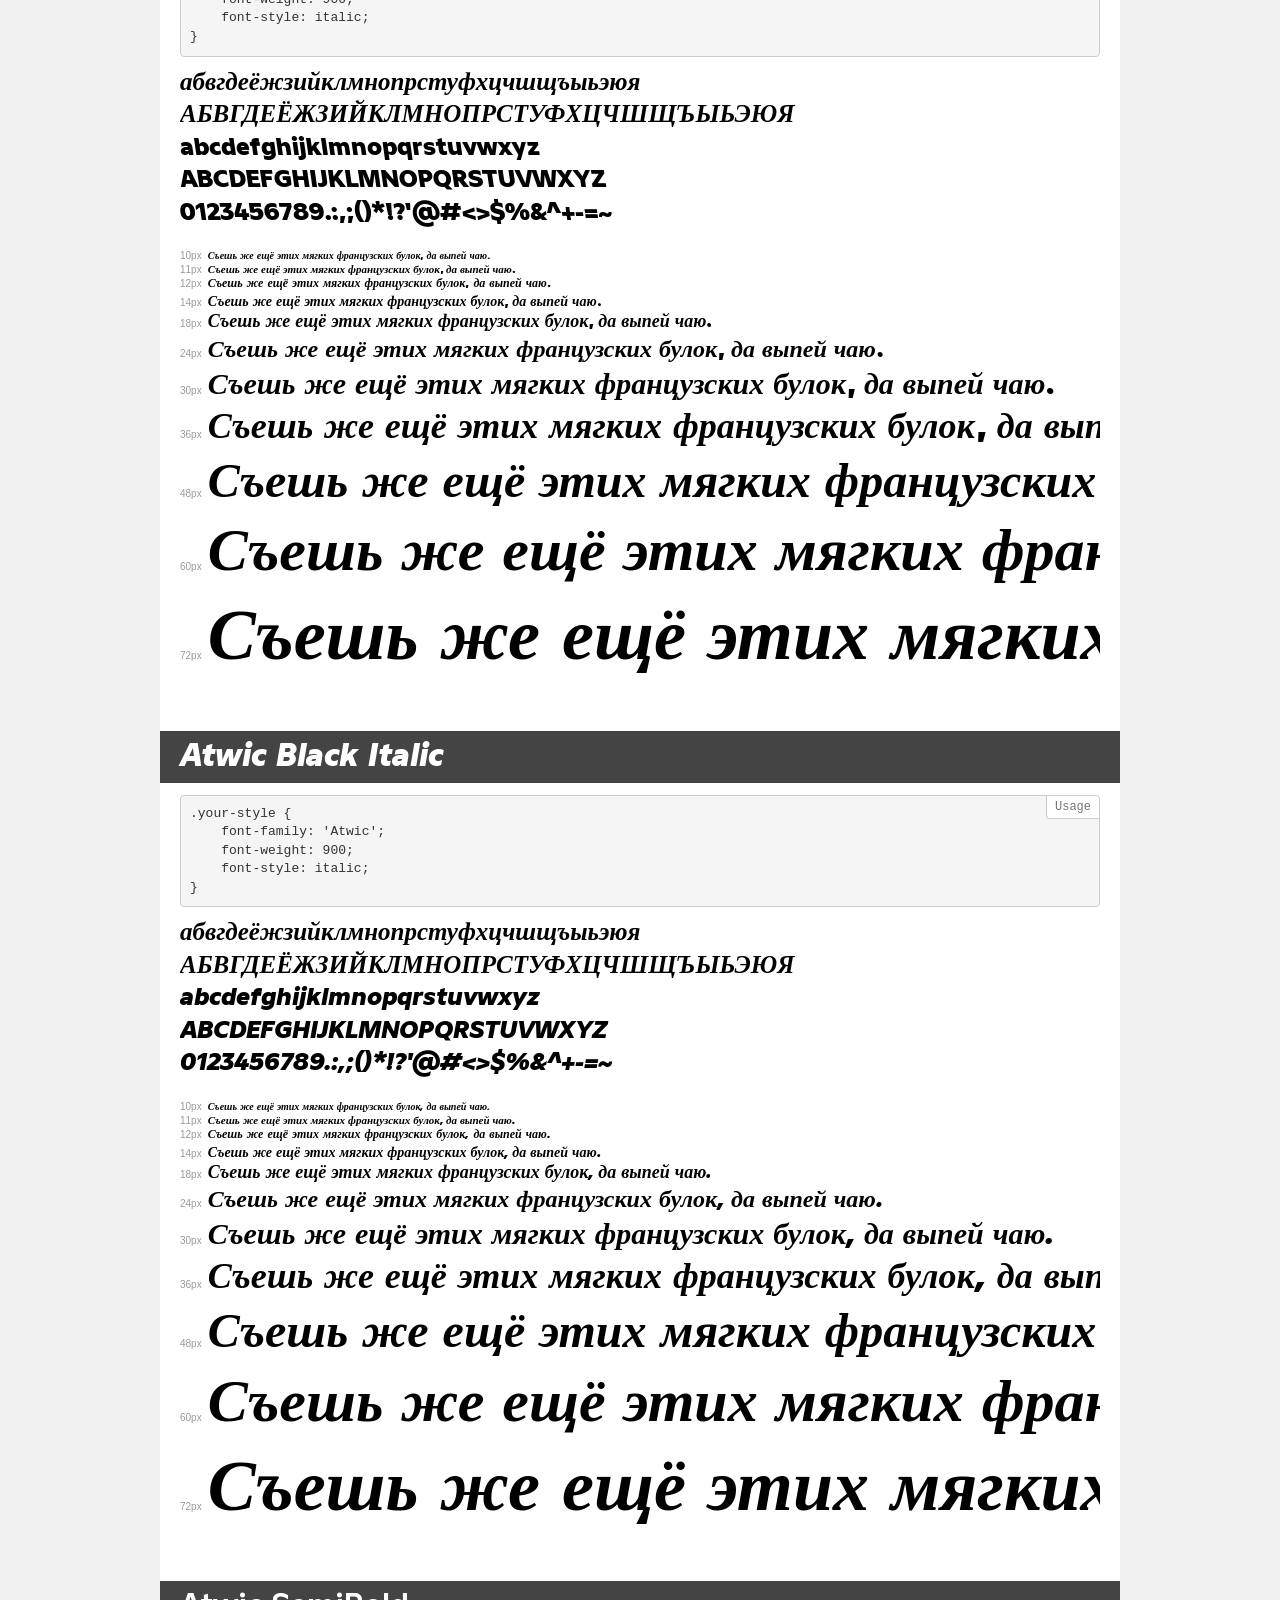
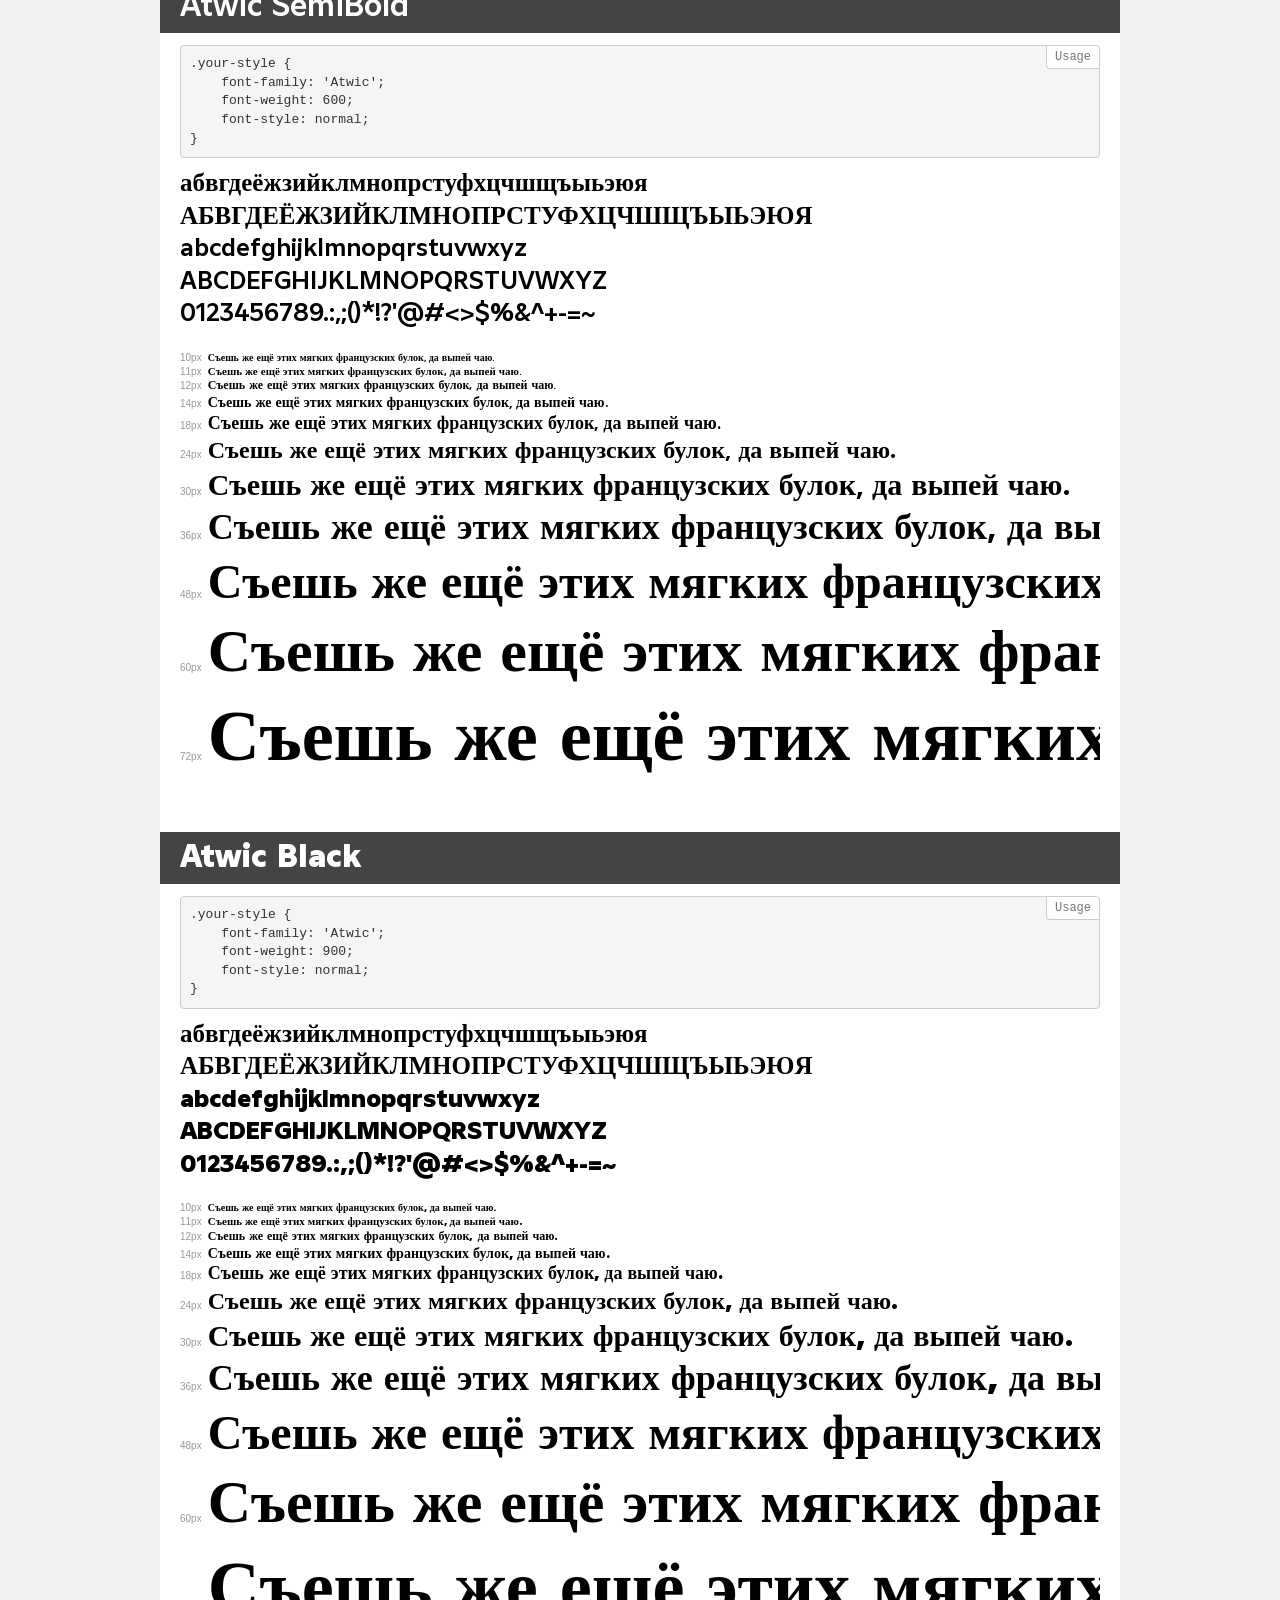
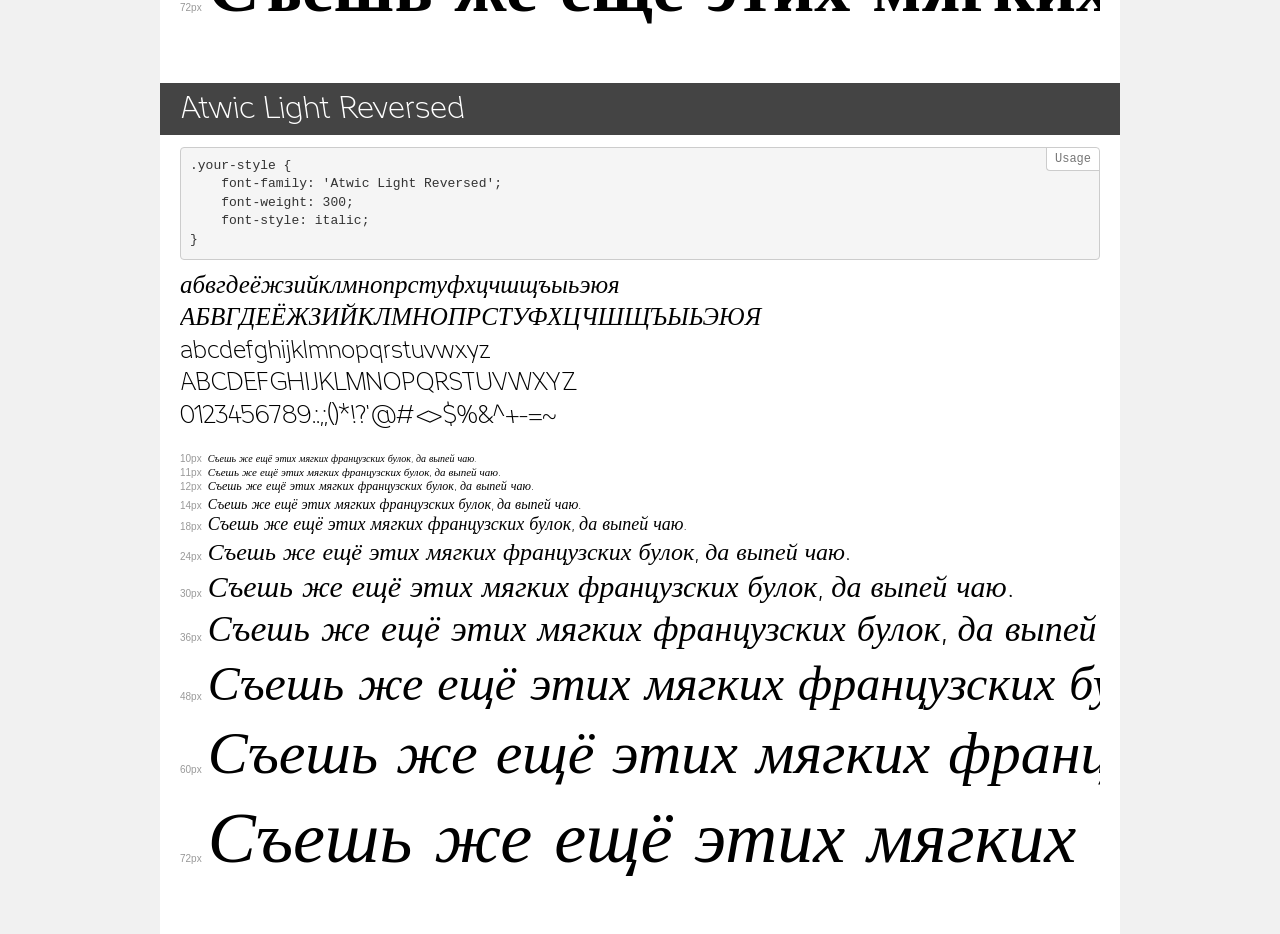
<file: tipografia/Atwic/font/demo.html>
<!DOCTYPE html>
<html>
<head>
    <meta charset="utf-8">
    <meta http-equiv="X-UA-Compatible" content="IE=edge">
    <meta name="viewport" content="width=device-width, initial-scale=1">
    <meta name="robots" content="noindex, noarchive">
    <meta name="format-detection" content="telephone=no">
    <title>Transfonter demo</title>
    <link href="stylesheet.css" rel="stylesheet">
    <style>
        /*
        http://meyerweb.com/eric/tools/css/reset/
        v2.0 | 20110126
        License: none (public domain)
        */
        html, body, div, span, applet, object, iframe,
        h1, h2, h3, h4, h5, h6, p, blockquote, pre,
        a, abbr, acronym, address, big, cite, code,
        del, dfn, em, img, ins, kbd, q, s, samp,
        small, strike, strong, sub, sup, tt, var,
        b, u, i, center,
        dl, dt, dd, ol, ul, li,
        fieldset, form, label, legend,
        table, caption, tbody, tfoot, thead, tr, th, td,
        article, aside, canvas, details, embed,
        figure, figcaption, footer, header, hgroup,
        menu, nav, output, ruby, section, summary,
        time, mark, audio, video {
            margin: 0;
            padding: 0;
            border: 0;
            font-size: 100%;
            font: inherit;
            vertical-align: baseline;
        }
        /* HTML5 display-role reset for older browsers */
        article, aside, details, figcaption, figure,
        footer, header, hgroup, menu, nav, section {
            display: block;
        }
        body {
            line-height: 1;
        }
        ol, ul {
            list-style: none;
        }
        blockquote, q {
            quotes: none;
        }
        blockquote:before, blockquote:after,
        q:before, q:after {
            content: '';
            content: none;
        }
        table {
            border-collapse: collapse;
            border-spacing: 0;
        }
        /* common styles */
        body {
            background: #f1f1f1;
            color: #000;
        }
        .page {
            background: #fff;
            width: 920px;
            margin: 0 auto;
            padding: 20px 20px 0 20px;
            overflow: hidden;
        }
        .font-container {
            overflow-x: auto;
            overflow-y: hidden;
            margin-bottom: 40px;
            line-height: 1.3;
            white-space: nowrap;
            padding-bottom: 5px;
        }
        h1 {
            position: relative;
            background: #444;
            font-size: 32px;
            color: #fff;
            padding: 10px 20px;
            margin: 0 -20px 12px -20px;
        }
        .letters {
            font-size: 25px;
            margin-bottom: 20px;
        }
        .s10:before {
            content: '10px';
        }
        .s11:before {
            content: '11px';
        }
        .s12:before {
            content: '12px';
        }
        .s14:before {
            content: '14px';
        }
        .s18:before {
            content: '18px';
        }
        .s24:before {
            content: '24px';
        }
        .s30:before {
            content: '30px';
        }
        .s36:before {
            content: '36px';
        }
        .s48:before {
            content: '48px';
        }
        .s60:before {
            content: '60px';
        }
        .s72:before {
            content: '72px';
        }
        .s10:before, .s11:before, .s12:before, .s14:before,
        .s18:before, .s24:before, .s30:before, .s36:before,
        .s48:before, .s60:before, .s72:before {
            font-family: Arial, sans-serif;
            font-size: 10px;
            font-weight: normal;
            font-style: normal;
            color: #999;
            padding-right: 6px;
        }
        pre {
            display: block;
            position: relative;
            padding: 9px;
            margin: 0 0 10px;
            font-family: Monaco, Menlo, Consolas, "Courier New", monospace !important;
            font-size: 13px;
            line-height: 1.428571429;
            color: #333;
            font-weight: normal !important;
            font-style: normal !important;
            background-color: #f5f5f5;
            border: 1px solid #ccc;
            overflow-x: auto;
            border-radius: 4px;
        }
        pre:after {
            display: block;
            position: absolute;
            right: 0;
            top: 0;
            content: 'Usage';
            line-height: 1;
            padding: 5px 8px;
            font-size: 12px;
            color: #767676;
            background-color: #fff;
            border: 1px solid #ccc;
            border-right: none;
            border-top: none;
            border-radius: 0 4px 0 4px;
            z-index: 10;
        }
        /* responsive */
        @media (max-width: 959px) {
            .page {
                width: auto;
                margin: 0;
            }
        }
    </style>
</head>
<body>
<div class="page">
    <div class="demo" style="font-family: 'Atwic Regular Reversed'; font-weight: normal; font-style: italic;">
        <h1>Atwic Regular Reversed</h1>
        <pre>.your-style {
    font-family: 'Atwic Regular Reversed';
    font-weight: normal;
    font-style: italic;
}</pre>
        <div class="font-container">
            <p class="letters">
                абвгдеёжзийклмнопрстуфхцчшщъыьэюя<br>
АБВГДЕЁЖЗИЙКЛМНОПРСТУФХЦЧШЩЪЫЬЭЮЯ<br>
abcdefghijklmnopqrstuvwxyz<br>
ABCDEFGHIJKLMNOPQRSTUVWXYZ<br>
                0123456789.:,;()*!?'@#<>$%&^+-=~
            </p>
            <p class="s10" style="font-size: 10px;">Съешь же ещё этих мягких французских булок, да выпей чаю.</p>
            <p class="s11" style="font-size: 11px;">Съешь же ещё этих мягких французских булок, да выпей чаю.</p>
            <p class="s12" style="font-size: 12px;">Съешь же ещё этих мягких французских булок, да выпей чаю.</p>
            <p class="s14" style="font-size: 14px;">Съешь же ещё этих мягких французских булок, да выпей чаю.</p>
            <p class="s18" style="font-size: 18px;">Съешь же ещё этих мягких французских булок, да выпей чаю.</p>
            <p class="s24" style="font-size: 24px;">Съешь же ещё этих мягких французских булок, да выпей чаю.</p>
            <p class="s30" style="font-size: 30px;">Съешь же ещё этих мягких французских булок, да выпей чаю.</p>
            <p class="s36" style="font-size: 36px;">Съешь же ещё этих мягких французских булок, да выпей чаю.</p>
            <p class="s48" style="font-size: 48px;">Съешь же ещё этих мягких французских булок, да выпей чаю.</p>
            <p class="s60" style="font-size: 60px;">Съешь же ещё этих мягких французских булок, да выпей чаю.</p>
            <p class="s72" style="font-size: 72px;">Съешь же ещё этих мягких французских булок, да выпей чаю.</p>
        </div>
    </div>
    <div class="demo" style="font-family: 'Atwic'; font-weight: 500; font-style: normal;">
        <h1>Atwic Medium</h1>
        <pre>.your-style {
    font-family: 'Atwic';
    font-weight: 500;
    font-style: normal;
}</pre>
        <div class="font-container">
            <p class="letters">
                абвгдеёжзийклмнопрстуфхцчшщъыьэюя<br>
АБВГДЕЁЖЗИЙКЛМНОПРСТУФХЦЧШЩЪЫЬЭЮЯ<br>
abcdefghijklmnopqrstuvwxyz<br>
ABCDEFGHIJKLMNOPQRSTUVWXYZ<br>
                0123456789.:,;()*!?'@#<>$%&^+-=~
            </p>
            <p class="s10" style="font-size: 10px;">Съешь же ещё этих мягких французских булок, да выпей чаю.</p>
            <p class="s11" style="font-size: 11px;">Съешь же ещё этих мягких французских булок, да выпей чаю.</p>
            <p class="s12" style="font-size: 12px;">Съешь же ещё этих мягких французских булок, да выпей чаю.</p>
            <p class="s14" style="font-size: 14px;">Съешь же ещё этих мягких французских булок, да выпей чаю.</p>
            <p class="s18" style="font-size: 18px;">Съешь же ещё этих мягких французских булок, да выпей чаю.</p>
            <p class="s24" style="font-size: 24px;">Съешь же ещё этих мягких французских булок, да выпей чаю.</p>
            <p class="s30" style="font-size: 30px;">Съешь же ещё этих мягких французских булок, да выпей чаю.</p>
            <p class="s36" style="font-size: 36px;">Съешь же ещё этих мягких французских булок, да выпей чаю.</p>
            <p class="s48" style="font-size: 48px;">Съешь же ещё этих мягких французских булок, да выпей чаю.</p>
            <p class="s60" style="font-size: 60px;">Съешь же ещё этих мягких французских булок, да выпей чаю.</p>
            <p class="s72" style="font-size: 72px;">Съешь же ещё этих мягких французских булок, да выпей чаю.</p>
        </div>
    </div>
    <div class="demo" style="font-family: 'Atwic Medium Reversed'; font-weight: 500; font-style: italic;">
        <h1>Atwic Medium Reversed</h1>
        <pre>.your-style {
    font-family: 'Atwic Medium Reversed';
    font-weight: 500;
    font-style: italic;
}</pre>
        <div class="font-container">
            <p class="letters">
                абвгдеёжзийклмнопрстуфхцчшщъыьэюя<br>
АБВГДЕЁЖЗИЙКЛМНОПРСТУФХЦЧШЩЪЫЬЭЮЯ<br>
abcdefghijklmnopqrstuvwxyz<br>
ABCDEFGHIJKLMNOPQRSTUVWXYZ<br>
                0123456789.:,;()*!?'@#<>$%&^+-=~
            </p>
            <p class="s10" style="font-size: 10px;">Съешь же ещё этих мягких французских булок, да выпей чаю.</p>
            <p class="s11" style="font-size: 11px;">Съешь же ещё этих мягких французских булок, да выпей чаю.</p>
            <p class="s12" style="font-size: 12px;">Съешь же ещё этих мягких французских булок, да выпей чаю.</p>
            <p class="s14" style="font-size: 14px;">Съешь же ещё этих мягких французских булок, да выпей чаю.</p>
            <p class="s18" style="font-size: 18px;">Съешь же ещё этих мягких французских булок, да выпей чаю.</p>
            <p class="s24" style="font-size: 24px;">Съешь же ещё этих мягких французских булок, да выпей чаю.</p>
            <p class="s30" style="font-size: 30px;">Съешь же ещё этих мягких французских булок, да выпей чаю.</p>
            <p class="s36" style="font-size: 36px;">Съешь же ещё этих мягких французских булок, да выпей чаю.</p>
            <p class="s48" style="font-size: 48px;">Съешь же ещё этих мягких французских булок, да выпей чаю.</p>
            <p class="s60" style="font-size: 60px;">Съешь же ещё этих мягких французских булок, да выпей чаю.</p>
            <p class="s72" style="font-size: 72px;">Съешь же ещё этих мягких французских булок, да выпей чаю.</p>
        </div>
    </div>
    <div class="demo" style="font-family: 'Atwic'; font-weight: 500; font-style: italic;">
        <h1>Atwic Medium Italic</h1>
        <pre>.your-style {
    font-family: 'Atwic';
    font-weight: 500;
    font-style: italic;
}</pre>
        <div class="font-container">
            <p class="letters">
                абвгдеёжзийклмнопрстуфхцчшщъыьэюя<br>
АБВГДЕЁЖЗИЙКЛМНОПРСТУФХЦЧШЩЪЫЬЭЮЯ<br>
abcdefghijklmnopqrstuvwxyz<br>
ABCDEFGHIJKLMNOPQRSTUVWXYZ<br>
                0123456789.:,;()*!?'@#<>$%&^+-=~
            </p>
            <p class="s10" style="font-size: 10px;">Съешь же ещё этих мягких французских булок, да выпей чаю.</p>
            <p class="s11" style="font-size: 11px;">Съешь же ещё этих мягких французских булок, да выпей чаю.</p>
            <p class="s12" style="font-size: 12px;">Съешь же ещё этих мягких французских булок, да выпей чаю.</p>
            <p class="s14" style="font-size: 14px;">Съешь же ещё этих мягких французских булок, да выпей чаю.</p>
            <p class="s18" style="font-size: 18px;">Съешь же ещё этих мягких французских булок, да выпей чаю.</p>
            <p class="s24" style="font-size: 24px;">Съешь же ещё этих мягких французских булок, да выпей чаю.</p>
            <p class="s30" style="font-size: 30px;">Съешь же ещё этих мягких французских булок, да выпей чаю.</p>
            <p class="s36" style="font-size: 36px;">Съешь же ещё этих мягких французских булок, да выпей чаю.</p>
            <p class="s48" style="font-size: 48px;">Съешь же ещё этих мягких французских булок, да выпей чаю.</p>
            <p class="s60" style="font-size: 60px;">Съешь же ещё этих мягких французских булок, да выпей чаю.</p>
            <p class="s72" style="font-size: 72px;">Съешь же ещё этих мягких французских булок, да выпей чаю.</p>
        </div>
    </div>
    <div class="demo" style="font-family: 'Atwic'; font-weight: 300; font-style: normal;">
        <h1>Atwic Light</h1>
        <pre>.your-style {
    font-family: 'Atwic';
    font-weight: 300;
    font-style: normal;
}</pre>
        <div class="font-container">
            <p class="letters">
                абвгдеёжзийклмнопрстуфхцчшщъыьэюя<br>
АБВГДЕЁЖЗИЙКЛМНОПРСТУФХЦЧШЩЪЫЬЭЮЯ<br>
abcdefghijklmnopqrstuvwxyz<br>
ABCDEFGHIJKLMNOPQRSTUVWXYZ<br>
                0123456789.:,;()*!?'@#<>$%&^+-=~
            </p>
            <p class="s10" style="font-size: 10px;">Съешь же ещё этих мягких французских булок, да выпей чаю.</p>
            <p class="s11" style="font-size: 11px;">Съешь же ещё этих мягких французских булок, да выпей чаю.</p>
            <p class="s12" style="font-size: 12px;">Съешь же ещё этих мягких французских булок, да выпей чаю.</p>
            <p class="s14" style="font-size: 14px;">Съешь же ещё этих мягких французских булок, да выпей чаю.</p>
            <p class="s18" style="font-size: 18px;">Съешь же ещё этих мягких французских булок, да выпей чаю.</p>
            <p class="s24" style="font-size: 24px;">Съешь же ещё этих мягких французских булок, да выпей чаю.</p>
            <p class="s30" style="font-size: 30px;">Съешь же ещё этих мягких французских булок, да выпей чаю.</p>
            <p class="s36" style="font-size: 36px;">Съешь же ещё этих мягких французских булок, да выпей чаю.</p>
            <p class="s48" style="font-size: 48px;">Съешь же ещё этих мягких французских булок, да выпей чаю.</p>
            <p class="s60" style="font-size: 60px;">Съешь же ещё этих мягких французских булок, да выпей чаю.</p>
            <p class="s72" style="font-size: 72px;">Съешь же ещё этих мягких французских булок, да выпей чаю.</p>
        </div>
    </div>
    <div class="demo" style="font-family: 'Atwic'; font-weight: bold; font-style: normal;">
        <h1>Atwic Bold</h1>
        <pre>.your-style {
    font-family: 'Atwic';
    font-weight: bold;
    font-style: normal;
}</pre>
        <div class="font-container">
            <p class="letters">
                абвгдеёжзийклмнопрстуфхцчшщъыьэюя<br>
АБВГДЕЁЖЗИЙКЛМНОПРСТУФХЦЧШЩЪЫЬЭЮЯ<br>
abcdefghijklmnopqrstuvwxyz<br>
ABCDEFGHIJKLMNOPQRSTUVWXYZ<br>
                0123456789.:,;()*!?'@#<>$%&^+-=~
            </p>
            <p class="s10" style="font-size: 10px;">Съешь же ещё этих мягких французских булок, да выпей чаю.</p>
            <p class="s11" style="font-size: 11px;">Съешь же ещё этих мягких французских булок, да выпей чаю.</p>
            <p class="s12" style="font-size: 12px;">Съешь же ещё этих мягких французских булок, да выпей чаю.</p>
            <p class="s14" style="font-size: 14px;">Съешь же ещё этих мягких французских булок, да выпей чаю.</p>
            <p class="s18" style="font-size: 18px;">Съешь же ещё этих мягких французских булок, да выпей чаю.</p>
            <p class="s24" style="font-size: 24px;">Съешь же ещё этих мягких французских булок, да выпей чаю.</p>
            <p class="s30" style="font-size: 30px;">Съешь же ещё этих мягких французских булок, да выпей чаю.</p>
            <p class="s36" style="font-size: 36px;">Съешь же ещё этих мягких французских булок, да выпей чаю.</p>
            <p class="s48" style="font-size: 48px;">Съешь же ещё этих мягких французских булок, да выпей чаю.</p>
            <p class="s60" style="font-size: 60px;">Съешь же ещё этих мягких французских булок, да выпей чаю.</p>
            <p class="s72" style="font-size: 72px;">Съешь же ещё этих мягких французских булок, да выпей чаю.</p>
        </div>
    </div>
    <div class="demo" style="font-family: 'Atwic'; font-weight: normal; font-style: normal;">
        <h1>Atwic Regular</h1>
        <pre>.your-style {
    font-family: 'Atwic';
    font-weight: normal;
    font-style: normal;
}</pre>
        <div class="font-container">
            <p class="letters">
                абвгдеёжзийклмнопрстуфхцчшщъыьэюя<br>
АБВГДЕЁЖЗИЙКЛМНОПРСТУФХЦЧШЩЪЫЬЭЮЯ<br>
abcdefghijklmnopqrstuvwxyz<br>
ABCDEFGHIJKLMNOPQRSTUVWXYZ<br>
                0123456789.:,;()*!?'@#<>$%&^+-=~
            </p>
            <p class="s10" style="font-size: 10px;">Съешь же ещё этих мягких французских булок, да выпей чаю.</p>
            <p class="s11" style="font-size: 11px;">Съешь же ещё этих мягких французских булок, да выпей чаю.</p>
            <p class="s12" style="font-size: 12px;">Съешь же ещё этих мягких французских булок, да выпей чаю.</p>
            <p class="s14" style="font-size: 14px;">Съешь же ещё этих мягких французских булок, да выпей чаю.</p>
            <p class="s18" style="font-size: 18px;">Съешь же ещё этих мягких французских булок, да выпей чаю.</p>
            <p class="s24" style="font-size: 24px;">Съешь же ещё этих мягких французских булок, да выпей чаю.</p>
            <p class="s30" style="font-size: 30px;">Съешь же ещё этих мягких французских булок, да выпей чаю.</p>
            <p class="s36" style="font-size: 36px;">Съешь же ещё этих мягких французских булок, да выпей чаю.</p>
            <p class="s48" style="font-size: 48px;">Съешь же ещё этих мягких французских булок, да выпей чаю.</p>
            <p class="s60" style="font-size: 60px;">Съешь же ещё этих мягких французских булок, да выпей чаю.</p>
            <p class="s72" style="font-size: 72px;">Съешь же ещё этих мягких французских булок, да выпей чаю.</p>
        </div>
    </div>
    <div class="demo" style="font-family: 'Atwic'; font-weight: bold; font-style: italic;">
        <h1>Atwic Bold Italic</h1>
        <pre>.your-style {
    font-family: 'Atwic';
    font-weight: bold;
    font-style: italic;
}</pre>
        <div class="font-container">
            <p class="letters">
                абвгдеёжзийклмнопрстуфхцчшщъыьэюя<br>
АБВГДЕЁЖЗИЙКЛМНОПРСТУФХЦЧШЩЪЫЬЭЮЯ<br>
abcdefghijklmnopqrstuvwxyz<br>
ABCDEFGHIJKLMNOPQRSTUVWXYZ<br>
                0123456789.:,;()*!?'@#<>$%&^+-=~
            </p>
            <p class="s10" style="font-size: 10px;">Съешь же ещё этих мягких французских булок, да выпей чаю.</p>
            <p class="s11" style="font-size: 11px;">Съешь же ещё этих мягких французских булок, да выпей чаю.</p>
            <p class="s12" style="font-size: 12px;">Съешь же ещё этих мягких французских булок, да выпей чаю.</p>
            <p class="s14" style="font-size: 14px;">Съешь же ещё этих мягких французских булок, да выпей чаю.</p>
            <p class="s18" style="font-size: 18px;">Съешь же ещё этих мягких французских булок, да выпей чаю.</p>
            <p class="s24" style="font-size: 24px;">Съешь же ещё этих мягких французских булок, да выпей чаю.</p>
            <p class="s30" style="font-size: 30px;">Съешь же ещё этих мягких французских булок, да выпей чаю.</p>
            <p class="s36" style="font-size: 36px;">Съешь же ещё этих мягких французских булок, да выпей чаю.</p>
            <p class="s48" style="font-size: 48px;">Съешь же ещё этих мягких французских булок, да выпей чаю.</p>
            <p class="s60" style="font-size: 60px;">Съешь же ещё этих мягких французских булок, да выпей чаю.</p>
            <p class="s72" style="font-size: 72px;">Съешь же ещё этих мягких французских булок, да выпей чаю.</p>
        </div>
    </div>
    <div class="demo" style="font-family: 'Atwic'; font-weight: 600; font-style: italic;">
        <h1>Atwic SemiBold Italic</h1>
        <pre>.your-style {
    font-family: 'Atwic';
    font-weight: 600;
    font-style: italic;
}</pre>
        <div class="font-container">
            <p class="letters">
                абвгдеёжзийклмнопрстуфхцчшщъыьэюя<br>
АБВГДЕЁЖЗИЙКЛМНОПРСТУФХЦЧШЩЪЫЬЭЮЯ<br>
abcdefghijklmnopqrstuvwxyz<br>
ABCDEFGHIJKLMNOPQRSTUVWXYZ<br>
                0123456789.:,;()*!?'@#<>$%&^+-=~
            </p>
            <p class="s10" style="font-size: 10px;">Съешь же ещё этих мягких французских булок, да выпей чаю.</p>
            <p class="s11" style="font-size: 11px;">Съешь же ещё этих мягких французских булок, да выпей чаю.</p>
            <p class="s12" style="font-size: 12px;">Съешь же ещё этих мягких французских булок, да выпей чаю.</p>
            <p class="s14" style="font-size: 14px;">Съешь же ещё этих мягких французских булок, да выпей чаю.</p>
            <p class="s18" style="font-size: 18px;">Съешь же ещё этих мягких французских булок, да выпей чаю.</p>
            <p class="s24" style="font-size: 24px;">Съешь же ещё этих мягких французских булок, да выпей чаю.</p>
            <p class="s30" style="font-size: 30px;">Съешь же ещё этих мягких французских булок, да выпей чаю.</p>
            <p class="s36" style="font-size: 36px;">Съешь же ещё этих мягких французских булок, да выпей чаю.</p>
            <p class="s48" style="font-size: 48px;">Съешь же ещё этих мягких французских булок, да выпей чаю.</p>
            <p class="s60" style="font-size: 60px;">Съешь же ещё этих мягких французских булок, да выпей чаю.</p>
            <p class="s72" style="font-size: 72px;">Съешь же ещё этих мягких французских булок, да выпей чаю.</p>
        </div>
    </div>
    <div class="demo" style="font-family: 'Atwic SemiBold Reversed'; font-weight: 600; font-style: italic;">
        <h1>Atwic SemiBold Reversed</h1>
        <pre>.your-style {
    font-family: 'Atwic SemiBold Reversed';
    font-weight: 600;
    font-style: italic;
}</pre>
        <div class="font-container">
            <p class="letters">
                абвгдеёжзийклмнопрстуфхцчшщъыьэюя<br>
АБВГДЕЁЖЗИЙКЛМНОПРСТУФХЦЧШЩЪЫЬЭЮЯ<br>
abcdefghijklmnopqrstuvwxyz<br>
ABCDEFGHIJKLMNOPQRSTUVWXYZ<br>
                0123456789.:,;()*!?'@#<>$%&^+-=~
            </p>
            <p class="s10" style="font-size: 10px;">Съешь же ещё этих мягких французских булок, да выпей чаю.</p>
            <p class="s11" style="font-size: 11px;">Съешь же ещё этих мягких французских булок, да выпей чаю.</p>
            <p class="s12" style="font-size: 12px;">Съешь же ещё этих мягких французских булок, да выпей чаю.</p>
            <p class="s14" style="font-size: 14px;">Съешь же ещё этих мягких французских булок, да выпей чаю.</p>
            <p class="s18" style="font-size: 18px;">Съешь же ещё этих мягких французских булок, да выпей чаю.</p>
            <p class="s24" style="font-size: 24px;">Съешь же ещё этих мягких французских булок, да выпей чаю.</p>
            <p class="s30" style="font-size: 30px;">Съешь же ещё этих мягких французских булок, да выпей чаю.</p>
            <p class="s36" style="font-size: 36px;">Съешь же ещё этих мягких французских булок, да выпей чаю.</p>
            <p class="s48" style="font-size: 48px;">Съешь же ещё этих мягких французских булок, да выпей чаю.</p>
            <p class="s60" style="font-size: 60px;">Съешь же ещё этих мягких французских булок, да выпей чаю.</p>
            <p class="s72" style="font-size: 72px;">Съешь же ещё этих мягких французских булок, да выпей чаю.</p>
        </div>
    </div>
    <div class="demo" style="font-family: 'Atwic Bold Reversed'; font-weight: bold; font-style: italic;">
        <h1>Atwic Bold Reversed</h1>
        <pre>.your-style {
    font-family: 'Atwic Bold Reversed';
    font-weight: bold;
    font-style: italic;
}</pre>
        <div class="font-container">
            <p class="letters">
                абвгдеёжзийклмнопрстуфхцчшщъыьэюя<br>
АБВГДЕЁЖЗИЙКЛМНОПРСТУФХЦЧШЩЪЫЬЭЮЯ<br>
abcdefghijklmnopqrstuvwxyz<br>
ABCDEFGHIJKLMNOPQRSTUVWXYZ<br>
                0123456789.:,;()*!?'@#<>$%&^+-=~
            </p>
            <p class="s10" style="font-size: 10px;">Съешь же ещё этих мягких французских булок, да выпей чаю.</p>
            <p class="s11" style="font-size: 11px;">Съешь же ещё этих мягких французских булок, да выпей чаю.</p>
            <p class="s12" style="font-size: 12px;">Съешь же ещё этих мягких французских булок, да выпей чаю.</p>
            <p class="s14" style="font-size: 14px;">Съешь же ещё этих мягких французских булок, да выпей чаю.</p>
            <p class="s18" style="font-size: 18px;">Съешь же ещё этих мягких французских булок, да выпей чаю.</p>
            <p class="s24" style="font-size: 24px;">Съешь же ещё этих мягких французских булок, да выпей чаю.</p>
            <p class="s30" style="font-size: 30px;">Съешь же ещё этих мягких французских булок, да выпей чаю.</p>
            <p class="s36" style="font-size: 36px;">Съешь же ещё этих мягких французских булок, да выпей чаю.</p>
            <p class="s48" style="font-size: 48px;">Съешь же ещё этих мягких французских булок, да выпей чаю.</p>
            <p class="s60" style="font-size: 60px;">Съешь же ещё этих мягких французских булок, да выпей чаю.</p>
            <p class="s72" style="font-size: 72px;">Съешь же ещё этих мягких французских булок, да выпей чаю.</p>
        </div>
    </div>
    <div class="demo" style="font-family: 'Atwic'; font-weight: normal; font-style: italic;">
        <h1>Atwic Regular Italic</h1>
        <pre>.your-style {
    font-family: 'Atwic';
    font-weight: normal;
    font-style: italic;
}</pre>
        <div class="font-container">
            <p class="letters">
                абвгдеёжзийклмнопрстуфхцчшщъыьэюя<br>
АБВГДЕЁЖЗИЙКЛМНОПРСТУФХЦЧШЩЪЫЬЭЮЯ<br>
abcdefghijklmnopqrstuvwxyz<br>
ABCDEFGHIJKLMNOPQRSTUVWXYZ<br>
                0123456789.:,;()*!?'@#<>$%&^+-=~
            </p>
            <p class="s10" style="font-size: 10px;">Съешь же ещё этих мягких французских булок, да выпей чаю.</p>
            <p class="s11" style="font-size: 11px;">Съешь же ещё этих мягких французских булок, да выпей чаю.</p>
            <p class="s12" style="font-size: 12px;">Съешь же ещё этих мягких французских булок, да выпей чаю.</p>
            <p class="s14" style="font-size: 14px;">Съешь же ещё этих мягких французских булок, да выпей чаю.</p>
            <p class="s18" style="font-size: 18px;">Съешь же ещё этих мягких французских булок, да выпей чаю.</p>
            <p class="s24" style="font-size: 24px;">Съешь же ещё этих мягких французских булок, да выпей чаю.</p>
            <p class="s30" style="font-size: 30px;">Съешь же ещё этих мягких французских булок, да выпей чаю.</p>
            <p class="s36" style="font-size: 36px;">Съешь же ещё этих мягких французских булок, да выпей чаю.</p>
            <p class="s48" style="font-size: 48px;">Съешь же ещё этих мягких французских булок, да выпей чаю.</p>
            <p class="s60" style="font-size: 60px;">Съешь же ещё этих мягких французских булок, да выпей чаю.</p>
            <p class="s72" style="font-size: 72px;">Съешь же ещё этих мягких французских булок, да выпей чаю.</p>
        </div>
    </div>
    <div class="demo" style="font-family: 'Atwic'; font-weight: 300; font-style: italic;">
        <h1>Atwic Light Italic</h1>
        <pre>.your-style {
    font-family: 'Atwic';
    font-weight: 300;
    font-style: italic;
}</pre>
        <div class="font-container">
            <p class="letters">
                абвгдеёжзийклмнопрстуфхцчшщъыьэюя<br>
АБВГДЕЁЖЗИЙКЛМНОПРСТУФХЦЧШЩЪЫЬЭЮЯ<br>
abcdefghijklmnopqrstuvwxyz<br>
ABCDEFGHIJKLMNOPQRSTUVWXYZ<br>
                0123456789.:,;()*!?'@#<>$%&^+-=~
            </p>
            <p class="s10" style="font-size: 10px;">Съешь же ещё этих мягких французских булок, да выпей чаю.</p>
            <p class="s11" style="font-size: 11px;">Съешь же ещё этих мягких французских булок, да выпей чаю.</p>
            <p class="s12" style="font-size: 12px;">Съешь же ещё этих мягких французских булок, да выпей чаю.</p>
            <p class="s14" style="font-size: 14px;">Съешь же ещё этих мягких французских булок, да выпей чаю.</p>
            <p class="s18" style="font-size: 18px;">Съешь же ещё этих мягких французских булок, да выпей чаю.</p>
            <p class="s24" style="font-size: 24px;">Съешь же ещё этих мягких французских булок, да выпей чаю.</p>
            <p class="s30" style="font-size: 30px;">Съешь же ещё этих мягких французских булок, да выпей чаю.</p>
            <p class="s36" style="font-size: 36px;">Съешь же ещё этих мягких французских булок, да выпей чаю.</p>
            <p class="s48" style="font-size: 48px;">Съешь же ещё этих мягких французских булок, да выпей чаю.</p>
            <p class="s60" style="font-size: 60px;">Съешь же ещё этих мягких французских булок, да выпей чаю.</p>
            <p class="s72" style="font-size: 72px;">Съешь же ещё этих мягких французских булок, да выпей чаю.</p>
        </div>
    </div>
    <div class="demo" style="font-family: 'Atwic Black Reversed'; font-weight: 900; font-style: italic;">
        <h1>Atwic Black Reversed</h1>
        <pre>.your-style {
    font-family: 'Atwic Black Reversed';
    font-weight: 900;
    font-style: italic;
}</pre>
        <div class="font-container">
            <p class="letters">
                абвгдеёжзийклмнопрстуфхцчшщъыьэюя<br>
АБВГДЕЁЖЗИЙКЛМНОПРСТУФХЦЧШЩЪЫЬЭЮЯ<br>
abcdefghijklmnopqrstuvwxyz<br>
ABCDEFGHIJKLMNOPQRSTUVWXYZ<br>
                0123456789.:,;()*!?'@#<>$%&^+-=~
            </p>
            <p class="s10" style="font-size: 10px;">Съешь же ещё этих мягких французских булок, да выпей чаю.</p>
            <p class="s11" style="font-size: 11px;">Съешь же ещё этих мягких французских булок, да выпей чаю.</p>
            <p class="s12" style="font-size: 12px;">Съешь же ещё этих мягких французских булок, да выпей чаю.</p>
            <p class="s14" style="font-size: 14px;">Съешь же ещё этих мягких французских булок, да выпей чаю.</p>
            <p class="s18" style="font-size: 18px;">Съешь же ещё этих мягких французских булок, да выпей чаю.</p>
            <p class="s24" style="font-size: 24px;">Съешь же ещё этих мягких французских булок, да выпей чаю.</p>
            <p class="s30" style="font-size: 30px;">Съешь же ещё этих мягких французских булок, да выпей чаю.</p>
            <p class="s36" style="font-size: 36px;">Съешь же ещё этих мягких французских булок, да выпей чаю.</p>
            <p class="s48" style="font-size: 48px;">Съешь же ещё этих мягких французских булок, да выпей чаю.</p>
            <p class="s60" style="font-size: 60px;">Съешь же ещё этих мягких французских булок, да выпей чаю.</p>
            <p class="s72" style="font-size: 72px;">Съешь же ещё этих мягких французских булок, да выпей чаю.</p>
        </div>
    </div>
    <div class="demo" style="font-family: 'Atwic'; font-weight: 900; font-style: italic;">
        <h1>Atwic Black Italic</h1>
        <pre>.your-style {
    font-family: 'Atwic';
    font-weight: 900;
    font-style: italic;
}</pre>
        <div class="font-container">
            <p class="letters">
                абвгдеёжзийклмнопрстуфхцчшщъыьэюя<br>
АБВГДЕЁЖЗИЙКЛМНОПРСТУФХЦЧШЩЪЫЬЭЮЯ<br>
abcdefghijklmnopqrstuvwxyz<br>
ABCDEFGHIJKLMNOPQRSTUVWXYZ<br>
                0123456789.:,;()*!?'@#<>$%&^+-=~
            </p>
            <p class="s10" style="font-size: 10px;">Съешь же ещё этих мягких французских булок, да выпей чаю.</p>
            <p class="s11" style="font-size: 11px;">Съешь же ещё этих мягких французских булок, да выпей чаю.</p>
            <p class="s12" style="font-size: 12px;">Съешь же ещё этих мягких французских булок, да выпей чаю.</p>
            <p class="s14" style="font-size: 14px;">Съешь же ещё этих мягких французских булок, да выпей чаю.</p>
            <p class="s18" style="font-size: 18px;">Съешь же ещё этих мягких французских булок, да выпей чаю.</p>
            <p class="s24" style="font-size: 24px;">Съешь же ещё этих мягких французских булок, да выпей чаю.</p>
            <p class="s30" style="font-size: 30px;">Съешь же ещё этих мягких французских булок, да выпей чаю.</p>
            <p class="s36" style="font-size: 36px;">Съешь же ещё этих мягких французских булок, да выпей чаю.</p>
            <p class="s48" style="font-size: 48px;">Съешь же ещё этих мягких французских булок, да выпей чаю.</p>
            <p class="s60" style="font-size: 60px;">Съешь же ещё этих мягких французских булок, да выпей чаю.</p>
            <p class="s72" style="font-size: 72px;">Съешь же ещё этих мягких французских булок, да выпей чаю.</p>
        </div>
    </div>
    <div class="demo" style="font-family: 'Atwic'; font-weight: 600; font-style: normal;">
        <h1>Atwic SemiBold</h1>
        <pre>.your-style {
    font-family: 'Atwic';
    font-weight: 600;
    font-style: normal;
}</pre>
        <div class="font-container">
            <p class="letters">
                абвгдеёжзийклмнопрстуфхцчшщъыьэюя<br>
АБВГДЕЁЖЗИЙКЛМНОПРСТУФХЦЧШЩЪЫЬЭЮЯ<br>
abcdefghijklmnopqrstuvwxyz<br>
ABCDEFGHIJKLMNOPQRSTUVWXYZ<br>
                0123456789.:,;()*!?'@#<>$%&^+-=~
            </p>
            <p class="s10" style="font-size: 10px;">Съешь же ещё этих мягких французских булок, да выпей чаю.</p>
            <p class="s11" style="font-size: 11px;">Съешь же ещё этих мягких французских булок, да выпей чаю.</p>
            <p class="s12" style="font-size: 12px;">Съешь же ещё этих мягких французских булок, да выпей чаю.</p>
            <p class="s14" style="font-size: 14px;">Съешь же ещё этих мягких французских булок, да выпей чаю.</p>
            <p class="s18" style="font-size: 18px;">Съешь же ещё этих мягких французских булок, да выпей чаю.</p>
            <p class="s24" style="font-size: 24px;">Съешь же ещё этих мягких французских булок, да выпей чаю.</p>
            <p class="s30" style="font-size: 30px;">Съешь же ещё этих мягких французских булок, да выпей чаю.</p>
            <p class="s36" style="font-size: 36px;">Съешь же ещё этих мягких французских булок, да выпей чаю.</p>
            <p class="s48" style="font-size: 48px;">Съешь же ещё этих мягких французских булок, да выпей чаю.</p>
            <p class="s60" style="font-size: 60px;">Съешь же ещё этих мягких французских булок, да выпей чаю.</p>
            <p class="s72" style="font-size: 72px;">Съешь же ещё этих мягких французских булок, да выпей чаю.</p>
        </div>
    </div>
    <div class="demo" style="font-family: 'Atwic'; font-weight: 900; font-style: normal;">
        <h1>Atwic Black</h1>
        <pre>.your-style {
    font-family: 'Atwic';
    font-weight: 900;
    font-style: normal;
}</pre>
        <div class="font-container">
            <p class="letters">
                абвгдеёжзийклмнопрстуфхцчшщъыьэюя<br>
АБВГДЕЁЖЗИЙКЛМНОПРСТУФХЦЧШЩЪЫЬЭЮЯ<br>
abcdefghijklmnopqrstuvwxyz<br>
ABCDEFGHIJKLMNOPQRSTUVWXYZ<br>
                0123456789.:,;()*!?'@#<>$%&^+-=~
            </p>
            <p class="s10" style="font-size: 10px;">Съешь же ещё этих мягких французских булок, да выпей чаю.</p>
            <p class="s11" style="font-size: 11px;">Съешь же ещё этих мягких французских булок, да выпей чаю.</p>
            <p class="s12" style="font-size: 12px;">Съешь же ещё этих мягких французских булок, да выпей чаю.</p>
            <p class="s14" style="font-size: 14px;">Съешь же ещё этих мягких французских булок, да выпей чаю.</p>
            <p class="s18" style="font-size: 18px;">Съешь же ещё этих мягких французских булок, да выпей чаю.</p>
            <p class="s24" style="font-size: 24px;">Съешь же ещё этих мягких французских булок, да выпей чаю.</p>
            <p class="s30" style="font-size: 30px;">Съешь же ещё этих мягких французских булок, да выпей чаю.</p>
            <p class="s36" style="font-size: 36px;">Съешь же ещё этих мягких французских булок, да выпей чаю.</p>
            <p class="s48" style="font-size: 48px;">Съешь же ещё этих мягких французских булок, да выпей чаю.</p>
            <p class="s60" style="font-size: 60px;">Съешь же ещё этих мягких французских булок, да выпей чаю.</p>
            <p class="s72" style="font-size: 72px;">Съешь же ещё этих мягких французских булок, да выпей чаю.</p>
        </div>
    </div>
    <div class="demo" style="font-family: 'Atwic Light Reversed'; font-weight: 300; font-style: italic;">
        <h1>Atwic Light Reversed</h1>
        <pre>.your-style {
    font-family: 'Atwic Light Reversed';
    font-weight: 300;
    font-style: italic;
}</pre>
        <div class="font-container">
            <p class="letters">
                абвгдеёжзийклмнопрстуфхцчшщъыьэюя<br>
АБВГДЕЁЖЗИЙКЛМНОПРСТУФХЦЧШЩЪЫЬЭЮЯ<br>
abcdefghijklmnopqrstuvwxyz<br>
ABCDEFGHIJKLMNOPQRSTUVWXYZ<br>
                0123456789.:,;()*!?'@#<>$%&^+-=~
            </p>
            <p class="s10" style="font-size: 10px;">Съешь же ещё этих мягких французских булок, да выпей чаю.</p>
            <p class="s11" style="font-size: 11px;">Съешь же ещё этих мягких французских булок, да выпей чаю.</p>
            <p class="s12" style="font-size: 12px;">Съешь же ещё этих мягких французских булок, да выпей чаю.</p>
            <p class="s14" style="font-size: 14px;">Съешь же ещё этих мягких французских булок, да выпей чаю.</p>
            <p class="s18" style="font-size: 18px;">Съешь же ещё этих мягких французских булок, да выпей чаю.</p>
            <p class="s24" style="font-size: 24px;">Съешь же ещё этих мягких французских булок, да выпей чаю.</p>
            <p class="s30" style="font-size: 30px;">Съешь же ещё этих мягких французских булок, да выпей чаю.</p>
            <p class="s36" style="font-size: 36px;">Съешь же ещё этих мягких французских булок, да выпей чаю.</p>
            <p class="s48" style="font-size: 48px;">Съешь же ещё этих мягких французских булок, да выпей чаю.</p>
            <p class="s60" style="font-size: 60px;">Съешь же ещё этих мягких французских булок, да выпей чаю.</p>
            <p class="s72" style="font-size: 72px;">Съешь же ещё этих мягких французских булок, да выпей чаю.</p>
        </div>
    </div>
</div>
</body>
</html>
</file>
<file: assets/css/style.css>
@font-face {
  font-family: 'atwic';
  src: url('../tipografia/Atwic/font/Atwic-Bold.ttf');
}

@font-face {
  font-family: 'baloo';
  src: url('../tipografia/baloo/baloo/Baloo-Regular.ttf');
}

@font-face {
  font-family: 'dimbo';
  src: url('../tipografia/dimbo/Dimbo\ Regular.ttf');
}

body {
  overflow-x: hidden;
  font-family: 'atwic';
  background-color: #4e9f42 !important;
  margin: 0;
  padding: 0;
}
.vista_principal{
  background-image: linear-gradient(to right top, #4a731c, #5c8424, #6f962b,#b0c944,#c8db4d, #83a833);
}
.navbar_productos{
  background-image: url(../img/nuestros_productos/navbar/panadero.webp);
  background-size: contain;
}
/* Animaciones */
.flotante {
  position: fixed;
  bottom: 30px;
  right: -590px;
  z-index: 100;
}
.flotante img {
  width: 11%;
}
.flotante:hover img {
  animation: ring 1s ease-in-out;
}
.flotante2 {
  position: fixed;
  bottom: 25px;
  left: 30px;
  z-index: 100;
}

.flotante2 a {
  display: inline-block; /* Esto hace que el ancho se ajuste al contenido */
}

.flotante2 img {
  width: 75.78px; 
  height: auto; /* Mantiene la proporción */
}

.flotante2:hover img {
  animation: ring 1s ease-in-out;
}

.logo_principal{
  animation: escalar 3.5s ease-in-out infinite;
}
.pan_superior{
  animation: flotante 3.5s ease-in-out infinite;
}
.pan_superior_derecho{
  animation: flotante_canela 3.5s ease-in-out infinite;
}
.pan_inferior{
  animation: flotante-bottom 3.5s ease-in-out infinite;
}
.pan_inferior_izquierdo{
  animation: flotante-izquierdo 3.5s ease-in-out infinite;
}
.pan_central_derecho{
  animation: rotacionDerecha 3.5s ease-in-out infinite;
}
.pan_central_izquierdo{
  animation: rotacionIzquierda 3.5s ease-in-out infinite;
}
.pan_inferior_central{
  animation: flotante_queque 3.5s ease-in-out infinite;
}
@keyframes flotante {
  0% {
    transform: translateY(0px);
    /* Posición inicial */
  }

  50% {
    transform: translateY(-30px);
    /* Movimiento hacia arriba */
  }

  100% {
    transform: translateY(0px);
    /* Vuelve a la posición inicial */
  }
}
@keyframes flotante_canela {
  0%, 100% {
    transform: 
      
       
      translateY(0px)
      translateX(0px) ;
  }
  50% {
    transform: 
      translateY(0px) 
      translateX(-20px);
  }
  100%{
    transform: 
      
       
      translateY(0px)
      translateX(0px) ;
  }
}
@keyframes flotante_queque {
  0%, 100% {
    transform: 
      
       
      translateY(0px)
      translateX(0px) ;
  }
  50% {
    transform: 
      translateY(0px) 
      translateX(20px);
  }
  100%{
    transform: 
      
       
      translateY(0px)
      translateX(0px) ;
  }
}


@keyframes flotante-bottom {
  0% {
    transform: translateY(0px);
    /* Posición inicial */
  }

  50% {
    transform: translateY(30px);
    /* Movimiento hacia arriba */
  }

  100% {
    transform: translateY(0px);
    /* Vuelve a la posición inicial */
  }
}
@keyframes flotante-izquierdo {
  0% {
    transform: translateY(0px);
    /* Posición inicial */
  }

  50% {
    transform: 
    translateY(0px)
    translateX(-50px);
    /* Movimiento hacia arriba */
  }

  100% {
    transform: translateY(0px);
    /* Vuelve a la posición inicial */
  }
}

@keyframes rotacionDerecha {
  0% {
    transform: rotate(0deg);
    /* Posición inicial */
  }

  50% {
    transform: rotate(5deg);
    /* Completa una rotación */
  }

  100% {
    transform: rotate(0deg);
  }
}

@keyframes rotacionIzquierda {
  0% {
    transform: rotate(0deg);
    /* Posición inicial */
  }

  50% {
    transform: rotate(-5deg);
    /* Completa una rotación */
  }

  100% {
    transform: rotate(0deg);
  }
}

@keyframes escalar {
  0% {
      transform: scale(1); /* Tamaño original */
  }
  50% {
      transform: scale(0.9); /* Escala a la mitad de su tamaño */
  }
  100% {
      transform: scale(1); /* Vuelve al tamaño original */
  }
}

.transition {
  transition: transform 0.5s ease, opacity 0.5s ease; /* Duración y tipo de transición */
}

.scale-out {
  transform: scale(0); /* Reduce el tamaño a 0 */
  opacity: 0; /* Hace que sea invisible */
}

.scale-in {
  transform: scale(1); /* Tamaño normal */
  opacity: 1; /* Completamente visible */
}

.scale-start {
  transform: scale(0.1); /* Comienza un poco pequeño */
  opacity: 0; /* Inicialmente invisible */
}
@keyframes ring {
  0% { transform: rotate(0deg); }
  10% { transform: rotate(15deg); }
  20% { transform: rotate(-10deg); }
  30% { transform: rotate(15deg); }
  40% { transform: rotate(-10deg); }
  50% { transform: rotate(10deg); }
  60% { transform: rotate(-5deg); }
  70% { transform: rotate(5deg); }
  80% { transform: rotate(0deg); }
  100% { transform: rotate(0deg); }
}



         .recipe-card {
            position: relative;
            overflow: hidden;
        }
        
        .recipe-card::before {
            content: '';
            position: absolute;
            top: 0;
            left: 0;
            right: 0;
            bottom: 0;
            background: linear-gradient(135deg, rgba(64, 164, 0, 0.1), rgba(253, 240, 1, 0.1));
            opacity: 0;
            transition: opacity 0.3s ease;
            z-index: 1;
            border-radius: 0.75rem;
        }
        
        .recipe-card:hover::before {
            opacity: 1;
        }
        
        .recipe-card img {
            transition: all 0.4s cubic-bezier(0.4, 0, 0.2, 1);
        }
        
        .recipe-card:hover img {
            transform: scale(1.1);
            filter: brightness(1.1) contrast(1.1);
        }
        
        .recipe-button {
            transition: all 0.3s ease;
            transform: translateY(10px);
            opacity: 0.9;
            box-shadow: 0 4px 15px rgba(0, 0, 0, 0.1);
        }
        
        .recipe-card:hover .recipe-button {
            transform: translateY(0);
            opacity: 1;
            box-shadow: 0 8px 25px rgba(64, 164, 0, 0.3);
        }
        
        .floating-animation {
            animation: float 3s ease-in-out infinite;
        }
        
        .floating-animation:nth-child(2) {
            animation-delay: 1s;
        }
        
        .floating-animation:nth-child(3) {
            animation-delay: 2s;
        }
        
        @keyframes float {
            0%, 100% {
                transform: translateY(0px);
            }
            50% {
                transform: translateY(-10px);
            }
        }
        
        .shine-effect {
            position: relative;
            overflow: hidden;
        }
        
        .shine-effect::after {
            content: '';
            position: absolute;
            top: 0;
            left: -100%;
            width: 100%;
            height: 100%;
            background: linear-gradient(90deg, transparent, rgba(255, 255, 255, 0.4), transparent);
            transition: left 0.5s;
        }
        
        .shine-effect:hover::after {
            left: 100%;
        }
</file>
<file: assets/libro/css/flipbook.css>
.modal-fullscreen {
  width: 100vw;
  max-width: 100%;
  height: 100vh;
  margin: 0;
  top: 0;
  left: 0;
}

.flipbook-container {
  width: 100%;
  height: 80vh;
  overflow: hidden !important;
  position: relative;
}

body.modal-open {
  overflow: hidden !important;
  position: fixed;
  width: 100%;
  height: 100%;
}

/* Asegurar que el modal esté completamente por encima */
#default-modal {
  z-index: 9999 !important;
}

/* Prevenir interacciones cuando el modal está cerrado */
#default-modal.hidden {
  pointer-events: none !important;
}

/* Limpiar cualquier canvas que pueda quedar flotando */
canvas {
  position: relative !important;
}

/* Resetear estilos del flipbook cuando el modal se cierra */
._df_book {
  position: relative !important;
  overflow: hidden !important;
}

/* Prevenir scroll en el flipbook container */
.flipbook-container::-webkit-scrollbar {
  display: none;
}

.flipbook-container {
  scrollbar-width: none;
  -ms-overflow-style: none;
}
</file>
<file: assets/css/styleProductos.css>
/* Estilos del carrusel */
.carousel-container {
    background: linear-gradient(135deg, rgba(0,0,0,0.8) 0%, rgba(0,0,0,0.6) 50%, rgba(0,0,0,0.8) 100%);
    backdrop-filter: blur(10px);
    border: 1px solid rgba(255,255,255,0.1);
    box-shadow: 0 25px 50px -12px rgba(0,0,0,0.5);
    padding: 0.5rem;
}



#imageContainer {
    display: flex;
    will-change: transform;
}

.carousel-image {
    flex: 0 0 auto; /* 112px */
    transition: all 0.3s cubic-bezier(0.4, 0, 0.2, 1);
}

.carousel-image:hover {
    transform: translateY(-4px);
    box-shadow: 0 10px 25px rgba(0,0,0,0.3);
}

.carousel-image.active {
    transform: scale(1.1) translateY(-8px);
    border-color: #ffd230;
    box-shadow: 0 15px 35px rgba(251, 191, 36, 0.4);
}

.nav-btn {
    background: linear-gradient(135deg, rgba(255,255,255,0.2) 0%, rgba(255,255,255,0.1) 100%);
    transition: all 0.3s ease;
}

.nav-btn:hover {
    background: linear-gradient(135deg, rgba(251, 191, 36, 0.3) 0%, rgba(251, 191, 36, 0.2) 100%);
    transform: scale(1.05);
}

/* Efecto flotante para la imagen principal */
.main-image {
    animation: flotante 3.5s ease-in-out infinite;
}

@keyframes flotante {
    0%, 100% {
        transform: translateY(0);
    }
    50% {
        transform: translateY(-15px);
    }
}

/* Transiciones para el fondo */
#backgroundImage {
    transition: opacity 0.8s ease-in-out, background-image 0.8s ease-in-out;
    background-size: contain;
    background-position: center;
    background-repeat: no-repeat;
}





















/* Estilos del carrusel móvil */
.carousel-container-movil {
    background: linear-gradient(135deg, rgba(0,0,0,0.8) 0%, rgba(0,0,0,0.6) 50%, rgba(0,0,0,0.8) 100%);
    backdrop-filter: blur(10px);
    border: 1px solid rgba(255,255,255,0.1);
    box-shadow: 0 25px 50px -12px rgba(0,0,0,0.5);
    padding: 0.5rem;
}

#imageContainer-movil {
    display: flex;
    will-change: transform;
}

.carousel-image-movil {
    flex: 0 0 auto;
    transition: all 0.3s cubic-bezier(0.4, 0, 0.2, 1);
}

.carousel-image-movil:hover {
    transform: translateY(-4px);
    box-shadow: 0 10px 25px rgba(0,0,0,0.3);
}

.carousel-image-movil.active {
    transform: scale(1.1) translateY(-8px);
    border-color: #ffd230;
    box-shadow: 0 15px 35px rgba(251, 191, 36, 0.4);
}

.nav-btn-movil {
    background: linear-gradient(135deg, rgba(255,255,255,0.2) 0%, rgba(255,255,255,0.1) 100%);
    transition: all 0.3s ease;
}

.nav-btn-movil:hover {
    background: linear-gradient(135deg, rgba(251, 191, 36, 0.3) 0%, rgba(251, 191, 36, 0.2) 100%);
    transform: scale(1.05);
}

/* Efecto flotante para la imagen principal móvil */
.main-image-movil {
    animation: flotante-movil 3.5s ease-in-out infinite;
}
.main-image-movil-uno {
    animation: flotante-movil 3.5s ease-in-out infinite;
}


@keyframes flotante-movil {
    0%, 100% {
        transform: translateY(0);
    }
    50% {
        transform: translateY(-15px);
    }
}

/* Transición para el título móvil */
.titulo-producto-movil {
    transition: all 0.5s ease-in-out;
}
.titulo-producto-movil-uno {
    transition: all 0.5s ease-in-out;
}


/* Efectos de transición para cambio de producto */
.fade-out {
    opacity: 0;
    transform: translateY(-10px);
}

.fade-in {
    opacity: 1;
    transform: translateY(0);
}

/* Carrusel móvil - Estilos corregidos */
.carousel-container-movil {
    width: 100%;
    max-width: 100%;
    overflow: hidden;
}

#imageContainer-movil {
    display: flex;
    transition: transform 0.5s ease;
    will-change: transform;
    gap: 1rem;
    padding: 0 1rem;
}

.carousel-image-movil {
    flex: 0 0 auto;
    width: 100px; /* Ancho fijo para cada imagen */
    height: auto;
    border-radius: 1rem;
    border: 3px solid rgba(255, 255, 255, 0.3);
    transition: all 0.3s ease;
    cursor: pointer;
}

.carousel-image-movil.active {
    border-color: #ffd230;
    transform: scale(1.1);
    box-shadow: 0 5px 15px rgba(251, 191, 36, 0.4);
}
</file>
<file: tipografia/Atwic/font/stylesheet.css>
@font-face {
    font-family: 'Atwic Regular Reversed';
    src: url('Atwic-RegularReversed.eot');
    src: local('Atwic Regular Reversed'), local('Atwic-RegularReversed'),
        url('Atwic-RegularReversed.eot?#iefix') format('embedded-opentype'),
        url('Atwic-RegularReversed.woff2') format('woff2'),
        url('Atwic-RegularReversed.woff') format('woff'),
        url('Atwic-RegularReversed.ttf') format('truetype');
    font-weight: normal;
    font-style: italic;
}

@font-face {
    font-family: 'Atwic';
    src: url('Atwic-Medium.eot');
    src: local('Atwic Medium'), local('Atwic-Medium'),
        url('Atwic-Medium.eot?#iefix') format('embedded-opentype'),
        url('Atwic-Medium.woff2') format('woff2'),
        url('Atwic-Medium.woff') format('woff'),
        url('Atwic-Medium.ttf') format('truetype');
    font-weight: 500;
    font-style: normal;
}

@font-face {
    font-family: 'Atwic Medium Reversed';
    src: url('Atwic-MediumReversed.eot');
    src: local('Atwic Medium Reversed'), local('Atwic-MediumReversed'),
        url('Atwic-MediumReversed.eot?#iefix') format('embedded-opentype'),
        url('Atwic-MediumReversed.woff2') format('woff2'),
        url('Atwic-MediumReversed.woff') format('woff'),
        url('Atwic-MediumReversed.ttf') format('truetype');
    font-weight: 500;
    font-style: italic;
}

@font-face {
    font-family: 'Atwic';
    src: url('Atwic-MediumItalic.eot');
    src: local('Atwic Medium Italic'), local('Atwic-MediumItalic'),
        url('Atwic-MediumItalic.eot?#iefix') format('embedded-opentype'),
        url('Atwic-MediumItalic.woff2') format('woff2'),
        url('Atwic-MediumItalic.woff') format('woff'),
        url('Atwic-MediumItalic.ttf') format('truetype');
    font-weight: 500;
    font-style: italic;
}

@font-face {
    font-family: 'Atwic';
    src: url('Atwic-Light.eot');
    src: local('Atwic Light'), local('Atwic-Light'),
        url('Atwic-Light.eot?#iefix') format('embedded-opentype'),
        url('Atwic-Light.woff2') format('woff2'),
        url('Atwic-Light.woff') format('woff'),
        url('Atwic-Light.ttf') format('truetype');
    font-weight: 300;
    font-style: normal;
}

@font-face {
    font-family: 'Atwic';
    src: url('Atwic-Bold.eot');
    src: local('Atwic Bold'), local('Atwic-Bold'),
        url('Atwic-Bold.eot?#iefix') format('embedded-opentype'),
        url('Atwic-Bold.woff2') format('woff2'),
        url('Atwic-Bold.woff') format('woff'),
        url('Atwic-Bold.ttf') format('truetype');
    font-weight: bold;
    font-style: normal;
}

@font-face {
    font-family: 'Atwic';
    src: url('Atwic-Regular.eot');
    src: local('Atwic Regular'), local('Atwic-Regular'),
        url('Atwic-Regular.eot?#iefix') format('embedded-opentype'),
        url('Atwic-Regular.woff2') format('woff2'),
        url('Atwic-Regular.woff') format('woff'),
        url('Atwic-Regular.ttf') format('truetype');
    font-weight: normal;
    font-style: normal;
}

@font-face {
    font-family: 'Atwic';
    src: url('Atwic-BoldItalic.eot');
    src: local('Atwic Bold Italic'), local('Atwic-BoldItalic'),
        url('Atwic-BoldItalic.eot?#iefix') format('embedded-opentype'),
        url('Atwic-BoldItalic.woff2') format('woff2'),
        url('Atwic-BoldItalic.woff') format('woff'),
        url('Atwic-BoldItalic.ttf') format('truetype');
    font-weight: bold;
    font-style: italic;
}

@font-face {
    font-family: 'Atwic';
    src: url('Atwic-SemiBoldItalic.eot');
    src: local('Atwic SemiBold Italic'), local('Atwic-SemiBoldItalic'),
        url('Atwic-SemiBoldItalic.eot?#iefix') format('embedded-opentype'),
        url('Atwic-SemiBoldItalic.woff2') format('woff2'),
        url('Atwic-SemiBoldItalic.woff') format('woff'),
        url('Atwic-SemiBoldItalic.ttf') format('truetype');
    font-weight: 600;
    font-style: italic;
}

@font-face {
    font-family: 'Atwic SemiBold Reversed';
    src: url('Atwic-SemiBoldReversed.eot');
    src: local('Atwic SemiBold Reversed'), local('Atwic-SemiBoldReversed'),
        url('Atwic-SemiBoldReversed.eot?#iefix') format('embedded-opentype'),
        url('Atwic-SemiBoldReversed.woff2') format('woff2'),
        url('Atwic-SemiBoldReversed.woff') format('woff'),
        url('Atwic-SemiBoldReversed.ttf') format('truetype');
    font-weight: 600;
    font-style: italic;
}

@font-face {
    font-family: 'Atwic Bold Reversed';
    src: url('Atwic-BoldReversed.eot');
    src: local('Atwic Bold Reversed'), local('Atwic-BoldReversed'),
        url('Atwic-BoldReversed.eot?#iefix') format('embedded-opentype'),
        url('Atwic-BoldReversed.woff2') format('woff2'),
        url('Atwic-BoldReversed.woff') format('woff'),
        url('Atwic-BoldReversed.ttf') format('truetype');
    font-weight: bold;
    font-style: italic;
}

@font-face {
    font-family: 'Atwic';
    src: url('Atwic-RegularItalic.eot');
    src: local('Atwic Regular Italic'), local('Atwic-RegularItalic'),
        url('Atwic-RegularItalic.eot?#iefix') format('embedded-opentype'),
        url('Atwic-RegularItalic.woff2') format('woff2'),
        url('Atwic-RegularItalic.woff') format('woff'),
        url('Atwic-RegularItalic.ttf') format('truetype');
    font-weight: normal;
    font-style: italic;
}

@font-face {
    font-family: 'Atwic';
    src: url('Atwic-LightItalic.eot');
    src: local('Atwic Light Italic'), local('Atwic-LightItalic'),
        url('Atwic-LightItalic.eot?#iefix') format('embedded-opentype'),
        url('Atwic-LightItalic.woff2') format('woff2'),
        url('Atwic-LightItalic.woff') format('woff'),
        url('Atwic-LightItalic.ttf') format('truetype');
    font-weight: 300;
    font-style: italic;
}

@font-face {
    font-family: 'Atwic Black Reversed';
    src: url('Atwic-BlackReversed.eot');
    src: local('Atwic Black Reversed'), local('Atwic-BlackReversed'),
        url('Atwic-BlackReversed.eot?#iefix') format('embedded-opentype'),
        url('Atwic-BlackReversed.woff2') format('woff2'),
        url('Atwic-BlackReversed.woff') format('woff'),
        url('Atwic-BlackReversed.ttf') format('truetype');
    font-weight: 900;
    font-style: italic;
}

@font-face {
    font-family: 'Atwic';
    src: url('Atwic-BlackItalic.eot');
    src: local('Atwic Black Italic'), local('Atwic-BlackItalic'),
        url('Atwic-BlackItalic.eot?#iefix') format('embedded-opentype'),
        url('Atwic-BlackItalic.woff2') format('woff2'),
        url('Atwic-BlackItalic.woff') format('woff'),
        url('Atwic-BlackItalic.ttf') format('truetype');
    font-weight: 900;
    font-style: italic;
}

@font-face {
    font-family: 'Atwic';
    src: url('Atwic-SemiBold.eot');
    src: local('Atwic SemiBold'), local('Atwic-SemiBold'),
        url('Atwic-SemiBold.eot?#iefix') format('embedded-opentype'),
        url('Atwic-SemiBold.woff2') format('woff2'),
        url('Atwic-SemiBold.woff') format('woff'),
        url('Atwic-SemiBold.ttf') format('truetype');
    font-weight: 600;
    font-style: normal;
}

@font-face {
    font-family: 'Atwic';
    src: url('Atwic-Black.eot');
    src: local('Atwic Black'), local('Atwic-Black'),
        url('Atwic-Black.eot?#iefix') format('embedded-opentype'),
        url('Atwic-Black.woff2') format('woff2'),
        url('Atwic-Black.woff') format('woff'),
        url('Atwic-Black.ttf') format('truetype');
    font-weight: 900;
    font-style: normal;
}

@font-face {
    font-family: 'Atwic Light Reversed';
    src: url('Atwic-LightReversed.eot');
    src: local('Atwic Light Reversed'), local('Atwic-LightReversed'),
        url('Atwic-LightReversed.eot?#iefix') format('embedded-opentype'),
        url('Atwic-LightReversed.woff2') format('woff2'),
        url('Atwic-LightReversed.woff') format('woff'),
        url('Atwic-LightReversed.ttf') format('truetype');
    font-weight: 300;
    font-style: italic;
}
</file>
<file: assets/libro/css/dflip.min.css>
.df-abs-center {
    top: 50%;
    left: 50%;
    position: absolute;
    -webkit-transform: translate(-50%, -50%);
    -moz-transform: translate(-50%, -50%);
    -ms-transform: translate(-50%, -50%);
    transform: translate(-50%, -50%)
}

.df-abs-h-center {
    position: absolute;
    left: 50%;
    -webkit-transform: translate(-50%);
    -moz-transform: translate(-50%);
    -ms-transform: translate(-50%);
    transform: translate(-50%)
}

.df-container {
    min-height: 320px;
    background: no-repeat 50%;
    background-size: cover;
    width: 100%;
    position: relative;
    image-rendering: auto;
    direction: ltr
}

.df-container div {
    box-sizing: border-box !important
}

.df-container.df-transparent:not(.df-fullscreen) {
    background: transparent !important
}

.df-container.df-custom-fullscreen.df-fullscreen {
    position: fixed !important;
    top: 0 !important;
    left: 0 !important;
    right: 0 !important;
    bottom: 0 !important;
    margin: 0 !important;
    border: 0 !important;
    z-index: 999999
}

.df-container .loading-info {
    position: absolute;
    top: 100%;
    margin-top: 20px;
    margin-left: 5px;
    padding: 6px 20px;
    background-color: rgba(0, 0, 0, 0.3);
    font-style: italic;
    border-radius: 5px;
    font-size: 11px;
    max-height: 30px;
    color: #fff;
    max-width: 200px;
    transform: translateX(-50%);
    -moz-transform: translateX(-50%);
    -ms-transform: translateX(-50%);
    -webkit-transform: translateX(-50%);
    left: 50%;
    opacity: .7;
    transition: .3s top ease;
    -webkit-transition: .3s top ease
}

.loading-info.df-old-browser {
    color: gray;
    background-color: white;
    opacity: .9;
    text-align: center;
    max-height: none
}

.loading-info.df-old-browser a {
    font-weight: bold;
    font-style: normal;
    text-transform: uppercase;
    color: #2196f3;
    display: block;
    text-decoration: underline;
    margin: 10px 0 0
}

.df-container.df-init .loading-info {
    top: 50%
}

.df-3dcanvas {
    position: absolute;
    z-index: 1;
    right: 0;
    top: 0
}

.df-rtl .df-3dcanvas {
    right: auto;
    right: initial;
    left: 0
}

.df-container a {
    outline: 0;
    text-decoration: none;
    box-shadow: none
}

.df-container.df-zoom-enabled canvas.df-3dcanvas, .df-container.df-zoom-enabled .df-book-stage {
    cursor: move;
    cursor: -webkit-grab
}

.df-container:before, .df-container:after {
    content: " ";
    transition: .3s .1s opacity;
    -webkit-transition: .3s .1s opacity;
    opacity: 0;
    height: 50px;
    width: 50px;
    left: 50%;
    top: 50%;
    font-size: 12px;
    margin: -45px -25px -25px;
    box-sizing: border-box;
    position: absolute;
    pointer-events: none
}

.df-container.df-loading:before, .df-container.df-loading:after {
    content: " ";
    z-index: 100;
    opacity: 1
}

.df-container.df-loading:after {
    content: " ";
    background-image: url("../images/loading.gif");
    background-repeat: no-repeat;
    background-size: 32px;
    background-position: 50%
}

.df-container.df-loading:before {
    background-color: white;
    -webkit-border-radius: 50px;
    -moz-border-radius: 50px;
    border-radius: 50px;
    border: 1px solid rgba(150, 150, 150, 0.2)
}

.df-book-stage {
    position: absolute;
    overflow: hidden;
    right: 0;
    bottom: 0;
    z-index: 1;
    top: 0;
    left: 0;
    filter: blur(0);
    -webkit-filter: blur(0);
    padding: 30px 50px 70px
}

.df-container.df-xs .df-book-stage {
    padding-left: 20px;
    padding-right: 20px
}

.df-container.df-sidemenu-open .df-book-stage {
    padding-left: 230px;
    padding-right: 10px
}

.df-container.df-sidemenu-open>.df-ui-btn.df-ui-prev {
    left: 220px
}

.df-rtl.df-container.df-sidemenu-open>.df-ui-btn.df-ui-prev {
    left: 0
}

.df-rtl.df-container.df-sidemenu-open>.df-ui-btn.df-ui-next {
    right: 220px
}

.df-book-stage.df-zoom-enabled {
    cursor: move
}

.df-page-front:before, .df-page-back:before {
    content: " "
}

.df-book-page .df-page-front:before {
    background-image: -webkit-linear-gradient(right, rgba(0, 0, 0, 0.25), rgba(0, 0, 0, 0.2) 10%, rgba(0, 0, 0, 0.15) 25%, rgba(0, 0, 0, 0) 70%);
    background-image: -moz-linear-gradient(right, rgba(0, 0, 0, 0.25), rgba(0, 0, 0, 0.2) 10%, rgba(0, 0, 0, 0.15) 25%, rgba(0, 0, 0, 0) 70%);
    background-image: -ms-linear-gradient(right, rgba(0, 0, 0, 0.25), rgba(0, 0, 0, 0.2) 10%, rgba(0, 0, 0, 0.15) 25%, rgba(0, 0, 0, 0) 70%)
}

.df-book-page .df-page-back:before {
    background-image: -webkit-linear-gradient(left, rgba(0, 0, 0, 0.25), rgba(0, 0, 0, 0.15) 15%, rgba(255, 255, 255, 0.07), rgba(255, 255, 255, 0.0));
    background-image: -moz-linear-gradient(left, rgba(0, 0, 0, 0.25), rgba(0, 0, 0, 0.15) 15%, rgba(255, 255, 255, 0.07), rgba(255, 255, 255, 0.0));
    background-image: -ms-linear-gradient(left, rgba(0, 0, 0, 0.25), rgba(0, 0, 0, 0.15) 15%, rgba(255, 255, 255, 0.07), rgba(255, 255, 255, 0.0))
}

.df-book-wrapper, .df-page-wrapper, .df-book-page, .df-page-content, .df-page-front:before, .df-page-wrapper:after, .df-page-back:before, .df-page-content:after, .df-page-effects, .df-page-effects:before, .df-page-effects {
    position: absolute;
    height: 100%;
    display: block;
    top: 0
}

.df-page-content, .df-book-page {
    width: 100%
}

.df-book-wrapper {
    position: relative;
    margin: 0 auto;
    transition: .3s left;
    -webkit-transition: .3s left;
    left: 0
}

.df-zoom-enabled .df-book-wrapper {
    transition: none;
    -webkit-transition: none
}

.df-loading.df-container .df-book-wrapper {
    left: 100%
}

.df-book-wrapper.close-right {
    left: 25%
}

.df-book-wrapper.close-left {
    left: -25%
}

.df-book-shadow {
    position: absolute;
    z-index: -1;
    height: 100%;
    -webkit-box-shadow: 0 0 10px rgba(0, 0, 0, 0.3);
    -moz-box-shadow: 0 0 10px rgba(0, 0, 0, 0.3);
    -ms-box-shadow: 0 0 10px rgba(0, 0, 0, 0.3);
    box-shadow: 0 0 10px rgba(0, 0, 0, 0.3)
}

.df-book-wrapper .df-book-side-buttons {
    position: absolute;
    left: 100%;
    width: 40px;
    opacity: .3;
    height: 100%;
    cursor: pointer;
    z-index: 30;
    -webkit-border-radius: 0 20px 20px 0;
    -moz-border-radius: 0 20px 20px 0;
    border-radius: 0 20px 20px 0
}

.df-book-prev-button.df-book-side-buttons {
    -webkit-border-radius: 20px 0 0 20px;
    -moz-border-radius: 20px 0 0 20px;
    border-radius: 20px 0 0 20px
}

.df-book-wrapper .df-book-side-buttons:hover {
    opacity: .5;
    background-color: rgba(0, 0, 0, 0.18)
}

.df-book-wrapper .df-book-prev-button {
    right: 100%;
    left: auto;
    left: initial
}

.df-book-wrapper .df-book-side-buttons:before {
    position: absolute;
    font-size: 30px;
    -webkit-transform: translate(-50%, -50%);
    -moz-transform: translate(-50%, -50%);
    -ms-transform: translate(-50%, -50%);
    transform: translate(-50%, -50%);
    left: 50%;
    top: 50%
}

.df-page-wrapper {
    overflow: hidden
}

.df-hard-page .df-page-wrapper {
    width: 100% !important;
    height: 100% !important;
    overflow: visible;
    transform-style: preserve-3d;
    -webkit-transform-origin: 0 50% 0;
    -moz-transform-origin: 0 50% 0;
    -ms-transform-origin: 0 50% 0;
    transform-origin: 0 50% 0
}

.df-book-page.df-flipping, .df-book-page.df-folding {
    box-shadow: -2px 0 10px rgba(0, 0, 0, 0.0)
}

.df-book-page.df-left-side {
    left: 0;
    -webkit-transform-origin: right;
    -moz-transform-origin: right;
    -ms-transform-origin: right;
    transform-origin: right
}

.df-book-page.df-right-side {
    left: 50%;
    -webkit-transform-origin: left;
    -moz-transform-origin: left;
    -ms-transform-origin: left;
    transform-origin: left
}

.df-book-page.df-right-side+.df-page-wrapper.df-right-side {
    z-index: -1
}

.df-book-page .df-page-front, .df-book-page .df-page-back {
    width: 100%;
    background-size: 100.5% 100%;
    background-size: 100% 100%;
    height: 100%;
    background-color: white;
    position: absolute;
    box-sizing: border-box
}

.df-page-back>canvas, .df-page-front>canvas {
    width: 100%;
    position: relative;
    z-index: -1
}

.df-quick-turn:before {
    opacity: 0
}

.df-book-page.df-flipping.df-left-side:before {
    background-image: -webkit-linear-gradient(left, rgba(0, 0, 0, 0), rgba(0, 0, 0, 0.1));
    background-image: -moz-linear-gradient(left, rgba(0, 0, 0, 0), rgba(0, 0, 0, 0.1));
    width: 10px;
    left: -10px
}

.df-book-page {
    width: 50%
}

.df-book-page.df-flipping, .df-book-page.df-folding {
    z-index: 200 !important
}

.df-page-content {
    background-size: 100.25% !important;
    background-repeat: no-repeat !important;
    transition-property: transform;
    -webkit-transition-property: -webkit-transform;
    width: 100%;
    overflow: hidden
}

.df-book-page.df-left-side .df-page-front {
    z-index: 2
}

.df-book-page.df-left-side .df-page-back {
    z-index: 1
}

.df-book-page.df-left-side.df-folding:not(.df-hard-page) .df-page-back {
    z-index: 3
}

.df-book-page.df-right-side .df-page-front {
    top: 0;
    left: 0;
    z-index: 0
}

.df-book-page, .df-page-front, .df-page-back, .df-page-fold-inner-shadow, .df-page-fold-outer-shadow, .df-page-wrapper {
    position: absolute;
    -webkit-transform-origin: 0 0;
    -moz-transform-origin: 0 0;
    -ms-transform-origin: 0 0;
    transform-origin: 0 0
}

.df-page-front, .df-page-back {
    overflow: hidden
}

.df-page-fold-outer-shadow {
    z-index: -1;
    width: 100%;
    height: 100%
}

.df-page-fold-inner-shadow {
    position: absolute;
    z-index: 5;
    display: none
}

.df-book-page.df-folding .df-page-fold-inner-shadow {
    display: block
}

.df-book-page.df-right-side .df-page-back {
    left: 0;
    z-index: 1
}

.df-book-page.df-right-side.df-folding .df-page-front {
    z-index: 2
}

.df-page-wrapper.df-right-side .df-page-back {
    left: 100%;
    z-index: 1;
    overflow: hidden
}

.df-hard-page .df-page-front, .df-hard-page .df-page-back {
    -webkit-backface-visibility: hidden;
    -moz-backface-visibility: hidden;
    -ms-backface-visibility: hidden;
    backface-visibility: hidden
}

.df-hard-page.df-right-side .df-page-front {
    -webkit-transform-origin: right 50%;
    -moz-transform-origin: right 50%;
    -ms-transform-origin: right 50%;
    transform-origin: right 50%;
    z-index: 3 !important
}

.df-hard-page.df-left-side .df-page-front {
    -webkit-transform-origin: right 50%;
    -moz-transform-origin: right 50%;
    -ms-transform-origin: right 50%;
    transform-origin: right 50%
}

.df-hard-page.df-right-side .df-page-back {
    -webkit-transform-origin: left 50%;
    -moz-transform-origin: left 50%;
    -ms-transform-origin: left 50%;
    transform-origin: left 50%;
    z-index: 3
}

.df-hard-page.df-left-side .df-page-back {
    -webkit-transform-origin: left 50%;
    -moz-transform-origin: left 50%;
    -ms-transform-origin: left 50%;
    transform-origin: left 50%
}

.df-page-front:before, .df-page-back:before {
    width: 20%;
    z-index: 5;
    pointer-events: none
}

.df-page-front:before {
    right: 0
}

.df-page-wrapper.df-right-side.df-flipping {
    z-index: 4
}

.df-ui {
    height: 60px;
    padding: 20px 16px 0
}

.df-ui-wrapper, .df-ui-btn {
    color: #888;
    vertical-align: top;
    background-color: #f7f7f7;
    box-sizing: border-box;
    text-align: center
}

.df-ui-wrapper {
    box-shadow: 0 1px 4px rgba(0, 0, 0, 0.3);
    background-color: #f7f7f7;
    position: absolute
}

.df-share-wrapper {
    z-index: 2;
    position: absolute;
    top: 0;
    bottom: 0;
    right: 0;
    left: 0;
    background-color: rgba(0, 0, 0, 0.35);
    display: none
}

.df-share-box {
    position: absolute;
    top: 50%;
    width: 280px;
    -webkit-transform: translateX(-50%) translateY(-50%);
    -moz-transform: translateX(-50%) translateY(-50%);
    -ms-transform: translateX(-50%) translateY(-50%);
    transform: translateX(-50%) translateY(-50%);
    left: 50%;
    background-color: #fff;
    border-radius: 10px;
    padding: 10px 15px 5px;
    text-align: center
}

span.df-share-title {
    color: #777;
    margin-bottom: 10px;
    display: block
}

.df-share-url {
    background-color: #fff;
    height: 60px;
    color: #666;
    padding: 2px 5px;
    -webkit-border-radius: 5px;
    -moz-border-radius: 5px;
    border-radius: 5px;
    width: 100%;
    font-size: 12px;
    box-sizing: border-box;
    margin-bottom: 0
}

.df-share-button {
    display: inline-block;
    text-align: center;
    cursor: pointer;
    -webkit-border-radius: 50%;
    -moz-border-radius: 50%;
    border-radius: 50%;
    padding: 10px;
    margin: 3px;
    color: #aaa
}

.df-share-button:hover {
    color: #444
}

.df-ui-btn {
    position: relative;
    width: 35px;
    right: 0;
    height: 40px;
    font-size: 17px;
    cursor: pointer;
    z-index: 2;
    display: inline-block;
    padding: 12px 5px;
    line-height: 1
}

.df-floating .df-ui-controls>.df-ui-btn:first-child {
    border-radius: 5px 0 0 5px
}

.df-floating .df-ui-controls>.df-ui-btn:last-child {
    border-radius: 0 5px 5px 0
}

.df-ui-btn:before {
    box-sizing: border-box
}

.df-ui-thumbnail, .df-ui-share, .df-ui-outline, .df-ui-help, .df-ui-sound {
    float: left
}

.df-ui-btn:hover {
    color: #00acce
}

.df-ui-btn.disabled, .df-ui-btn.disabled:hover {
    color: #ccc
}

.df-ui-page {
    padding: 8px 5px 2px;
    font-size: 12px;
    width: auto;
    width: 50px;
    margin: 0;
    border-radius: 0;
    background-color: rgba(0, 0, 0, 0.03)
}

.df-ui-page input {
    width: 100%;
    background-color: transparent;
    height: 25px;
    margin: 0;
    padding: 0 !important;
    border: 1px solid #8f8f8f;
    text-align: center;
    vertical-align: top;
    color: transparent;
    font-size: 14px;
    top: 0;
    box-sizing: border-box;
    z-index: -1;
    display: inline-block;
    opacity: 0
}

.df-ui-page input:focus {
    z-index: 2;
    opacity: 1;
    color: inherit
}

.df-ui-page input:focus+label {
    opacity: 0;
    display: none
}

.df-ui-page label {
    position: absolute;
    height: 30px;
    width: 100%;
    display: block;
    top: 0;
    padding-top: 14px;
    line-height: 1.1em;
    color: #999;
    font-size: 13px;
    font-weight: normal;
    left: 0;
    cursor: pointer;
    background-color: transparent;
    z-index: 1;
    box-sizing: border-box
}

.df-ui-share {
    float: left
}

.df-ui-fullscreen {
    bottom: 0
}

.df-ui-zoom {
    top: 24px;
    height: 60px;
    right: 24px;
    width: 30px;
    display: none;
    -webkit-border-radius: 3px;
    -moz-border-radius: 3px;
    border-radius: 3px
}

.df-ui-sidemenu-close {
    position: absolute;
    top: 10px;
    right: -32px;
    font-size: 14px;
    width: 32px;
    height: 35px;
    cursor: pointer;
    padding: 10px 0;
    background: inherit;
    border-radius: 0 5px 5px 0;
    z-index: -1;
    transition: .5s ease;
    -webkit-transition: .5s ease
}

.df-ui-controls {
    bottom: 0;
    width: 100%;
    height: 40px;
    padding: 0;
    -webkit-touch-callout: none;
    -webkit-user-select: none;
    -moz-user-select: none;
    -ms-user-select: none;
    user-select: none;
    z-index: 4;
    display: block
}

.df-floating .df-ui-controls {
    bottom: 10px;
    width: auto;
    width: initial;
    -webkit-transform: translateX(-50%);
    -moz-transform: translateX(-50%);
    -ms-transform: translateX(-50%);
    transform: translateX(-50%);
    left: 50%;
    margin: 0 auto;
    display: table;
    display: flex;
    border-radius: 5px
}

.df-floating.df-controls-top .df-ui-controls {
    bottom: auto;
    bottom: initial;
    top: 10px
}

.df-floating.df-controls-hide .df-ui-controls {
    display: none
}

.df-ui-wrapper.df-ui-controls .df-ui-btn {
    float: none
}

.df-ui-size {
    bottom: 24px;
    height: 60px;
    right: 24px
}

.df-ui-zoom:before, .df-ui-size:before {
    height: 0;
    border-bottom: 1px solid;
    content: " ";
    right: 5px;
    opacity: .3;
    display: block;
    position: absolute;
    top: 30px;
    left: 5px;
    z-index: 2
}

.df-ui-zoomin {
    top: 0
}

.df-ui-zoomout {
    bottom: 0
}

.df-ui-next {
    right: 0;
    border-radius: 0
}

.df-container.df-floating>.df-ui-next {
    right: 8px
}

.df-container.df-floating>.df-ui-prev {
    left: 2px
}

.df-container>.df-ui-next, .df-container>.df-ui-prev {
    margin-top: -5px;
    -webkit-transform: translateY(-50%);
    -moz-transform: translateY(-50%);
    -ms-transform: translateY(-50%);
    transform: translateY(-50%);
    top: 50%;
    position: absolute;
    opacity: .3;
    font-size: 36px;
    color: #000;
    text-align: center;
    background-color: transparent;
    height: auto;
    height: initial;
    width: auto;
    width: initial
}

.df-container>.df-ui-next:hover, .df-container>.df-ui-prev:hover {
    opacity: .7
}

.df-container.df-floating>.df-ui-next, .df-container.df-floating>.df-ui-prev {
    border-radius: 50%;
    width: 40px
}

.df-ui-prev {
    left: 0;
    right: auto;
    border-radius: 0
}

.df-ui-alt {
    position: relative !important;
    right: auto;
    right: initial;
    left: auto;
    left: initial;
    box-shadow: none !important
}

.df-ui-alt.df-ui-next {
    border-right: 1px solid #ddd
}

.df-ui-btn.df-active {
    color: #00acce;
    background-color: #e7e7e7
}

.df-ui-fit {
    display: none
}

.df-ui-zoomin, .df-ui-zoomout, .df-ui-fullscreen, .df-ui-more {
    float: right
}

.df-ui-fit {
    top: 0
}

.df-ui-more .more-container, .df-ui-search .search-container {
    display: none;
    position: absolute;
    bottom: 100%;
    margin-bottom: 8px !important;
    right: 10px;
    background-color: #f7f7f7;
    z-index: 20;
    border-radius: 5px;
    box-shadow: 0 -1px 3px rgba(0, 0, 0, 0.2)
}

.df-controls-top .df-ui-more .more-container, .df-controls-top .df-ui-search .search-container {
    bottom: auto;
    bottom: initial;
    margin-top: 8px !important;
    top: 100%;
    box-shadow: 0 1px 3px rgba(0, 0, 0, 0.2)
}

.more-container:before, .search-container:before {
    content: " ";
    position: absolute;
    border: 7px solid transparent;
    border-top-color: #eee;
    height: 0;
    width: 0;
    bottom: -14px;
    right: 13px;
    margin-right: -8px;
    pointer-events: none
}

.df-controls-top .more-container:before, .df-controls-top .search-container:before {
    border: 7px solid transparent;
    border-bottom-color: #eee;
    top: -14px
}

.more-container .df-ui-btn {
    width: auto;
    width: initial;
    width: 170px;
    text-align: left;
    padding: 8px 10px;
    height: 36px;
    border-top: 1px solid #e4e4e4;
    border-radius: 0
}

.more-container .df-ui-btn:hover {
    background-color: #eee
}

.more-container>.df-ui-btn:first-child {
    border-radius: 5px;
    border-top: 0
}

.more-container>.df-ui-btn:last-child {
    border-radius: 0 0 5px 5px
}

.more-container .df-ui-btn:before {
    position: absolute;
    top: 11px;
    font-size: 14px
}

.df-ui-btn span {
    display: none
}

.more-container .df-ui-btn span {
    font-size: 12px;
    padding-left: 20px;
    vertical-align: middle;
    display: inline-block
}

.df-ui-more.df-active .more-container, .df-ui-search.df-active .search-container {
    display: block
}

.df-container section {
    padding: 0
}

.annotationLayer section, .annotationDiv section, .customLinkAnnotation, .customHtmlAnnotation, .customVideoAnnotation, .linkAnnotation, .highlightAnnotation, .popupAnnotation {
    position: absolute;
    z-index: 5;
    cursor: pointer;
    pointer-events: all
}

.annotationDiv .popupWrapper {
    position: absolute;
    width: 20em
}

.annotationDiv .popup {
    position: absolute;
    z-index: 200;
    max-width: 20em;
    background-color: #ff9;
    box-shadow: 0 2px 5px #333;
    border-radius: 2px;
    padding: .6em;
    margin-left: 5px;
    cursor: pointer;
    word-wrap: break-word
}

.annotationDiv .popup h1 {
    font-size: 1em;
    border-bottom: 1px solid #000;
    padding-bottom: .2em
}

.annotationDiv .popup p {
    padding-top: .2em
}

.annotationDiv .highlightAnnotation, .annotationDiv .underlineAnnotation, .annotationDiv .squigglyAnnotation, .annotationDiv .strikeoutAnnotation, .annotationDiv .fileAttachmentAnnotation {
    cursor: pointer
}

.annotationDiv .textAnnotation img {
    position: absolute;
    cursor: pointer
}

section.linkAnnotation a, .annotationDiv .buttonWidgetAnnotation.pushButton>a {
    display: block;
    height: 100%
}

section.linkAnnotation a, a.linkAnnotation, a.customLinkAnnotation, .customHtmlAnnotation, .customVideoAnnotation {
    background-color: transparent;
    background-color: #ff0;
    opacity: .1
}

section.linkAnnotation a:hover, a.linkAnnotation:hover, .highlightAnnotation:hover, a.customLinkAnnotation:hover {
    opacity: .4;
    border-color: transparent;
    background-color: #2196f3
}

.annotationDiv, .textLayerDiv {
    position: absolute;
    top: 0;
    left: 0;
    bottom: 0;
    right: 0;
    overflow: hidden
}

.textLayerDiv {
    line-height: 1.0
}

.textLayerDiv>div {
    position: absolute;
    white-space: pre;
    cursor: text;
    -webkit-transform-origin: 0 0;
    -moz-transform-origin: 0 0;
    -o-transform-origin: 0 0;
    -ms-transform-origin: 0 0;
    transform-origin: 0 0
}

section.linkAnnotation a .annotationLayer>a {
    display: block;
    position: absolute;
    height: 100%;
    cursor: pointer;
    box-sizing: border-box
}

.df-page-loading:after, .df-page-loading:before {
    content: " ";
    height: 44px;
    width: 44px;
    position: absolute;
    top: 50%;
    left: 50%;
    margin: -22px -22px
}

.df-page-loading:before {
    background-color: white;
    -webkit-border-radius: 50px;
    -moz-border-radius: 50px;
    border-radius: 50px;
    box-sizing: border-box
}

.df-page-loading:after {
    background-image: url("../images/loading.gif");
    background-repeat: no-repeat;
    background-position: center;
    background-size: 22px
}

.df-thumb-container .df-vrow {
    height: 124px;
    left: 0;
    width: 90%;
    margin: 10px auto;
    background-position: 50%;
    cursor: pointer;
    background-repeat: no-repeat;
    right: 0;
    border-radius: 5px
}

.df-thumb-container .df-vrow:before {
    content: "";
    background-image: url("../images/loading.gif");
    background-size: 22px;
    height: 22px;
    width: 22px;
    display: block;
    top: 60px;
    margin: 0 auto;
    position: relative;
    z-index: 0
}

.df-thumb-container .df-vrow:hover {
    background-color: #bbb
}

.df-floating .df-thumb-container .df-vrow:hover, .df-vrow.df-selected {
    background-color: #ccc;
    opacity: 1
}

.df-thumb-container .df-vrow.df-thumb-loaded {
    background-size: contain
}

.df-thumb-container .df-vrow.df-thumb-loaded:before {
    display: none
}

.df-vrow>div {
    height: 20px;
    background-color: rgba(170, 170, 170, 0.54);
    width: 40px;
    margin: 0 auto
}

.df-sidemenu {
    float: left;
    width: 220px;
    height: auto !important;
    position: absolute !important;
    top: 0;
    z-index: 3;
    transition: .5s transform ease;
    -webkit-transition: .5s -webkit-transform ease;
    transform: translateX(-100%);
    -webkit-transform: translateX(-100%);
    -moz-transform: translateX(-100%);
    -ms-transform: translateX(-100%);
    left: -50px;
    background-color: rgba(238, 238, 238, 0.9)
}

.df-rtl .df-sidemenu {
    left: auto;
    left: initial;
    transform: translateX(100%);
    -webkit-transform: translateX(100%);
    -moz-transform: translateX(100%);
    -ms-transform: translateX(100%);
    right: -50px;
    direction: rtl
}

.df-thumb-container {
    text-align: center
}

.df-outline-container {
    color: #666;
    font-size: 12px
}

.df-outline-wrapper, .df-thumb-wrapper {
    position: absolute !important;
    top: 0;
    bottom: 0;
    left: 0;
    right: 0;
    height: auto !important;
    box-shadow: 1px 0 4px rgba(102, 102, 102, 0.38)
}

.df-outline-wrapper {
    overflow: auto;
    padding: 10px 10px 5px 10px
}

.df-floating .df-outline-container, .df-floating .df-thumb-container {
    bottom: 0
}

.df-sidemenu.df-sidemenu-visible {
    display: block;
    transform: translateX(0);
    -ms-transform: translateX(0);
    -moz-transform: translateX(0);
    -webkit-transform: translateX(0);
    left: 0
}

.df-outline-toggle {
    cursor: pointer;
    float: left;
    width: 18px;
    padding: 5px 0;
    margin-left: -18px;
    text-align: center
}

.df-outline-toggle.df-outlines-hidden~.df-outline-items {
    display: none
}

.df-outline-items>.df-outline-item {
    margin-left: 18px
}

.df-outline-item a:hover, .df-outline-toggle:hover {
    background-color: #e7e7e7
}

.df-outline-item a {
    color: inherit !important;
    text-decoration: none !important;
    display: block;
    padding: 5px 0 5px 5px;
    overflow: hidden;
    text-overflow: ellipsis;
    border: none !important;
    box-shadow: none !important
}

.df-outline-toggle:before {
    content: "\e64b";
    font-size: 10px;
    font-family: 'themify'
}

.df-outline-toggle.df-outlines-hidden:before {
    content: "\e649"
}

.df-lightbox-wrapper {
    position: fixed !important;
    top: 0;
    bottom: 0;
    right: 0;
    height: auto !important;
    left: 0;
    background-color: white;
    z-index: 99999
}

.df-lightbox-controls {
    float: right;
    padding: 5px;
    z-index: 1000;
    position: relative
}

.df-lightbox-close {
    float: right;
    height: 40px;
    text-align: center;
    font-size: 50px;
    cursor: pointer;
    color: #444;
    border-radius: 50%;
    border-color: transparent;
    width: 40px;
    background-color: transparent;
    transition: .2s;
    -webkit-transition: .2s
}

.df-lightbox-close:hover {
    color: white;
    background-color: rgba(0, 0, 0, 0.21);
    border-color: black
}

.df-lightbox-close:before {
    top: 50%;
    position: absolute;
    -webkit-transform: translate(-50%, -50%);
    -moz-transform: translate(-50%, -50%);
    -ms-transform: translate(-50%, -50%);
    transform: translate(-50%, -50%);
    left: 50%;
    font-size: 24px
}

.df-lightbox-wrapper .df-container {
    position: absolute !important;
    width: 100%;
    top: 0;
    bottom: 0;
    height: auto !important
}

.df-container.df-xs .df-ui-controls .df-ui-btn.df-ui-page {
    display: none !important
}

._df_button, ._df_thumb, ._df_custom {
    -webkit-box-sizing: border-box;
    -moz-box-sizing: border-box;
    box-sizing: border-box;
    display: inline-block;
    position: relative;
    cursor: pointer
}

._df_button {
    padding: 5px 15px;
    background: #0085ba;
    color: white;
    font-size: 14px;
    border-color: #0073aa #006799 #006799;
    cursor: pointer;
    border-width: 1px;
    border-style: solid;
    -webkit-appearance: none;
    -webkit-border-radius: 3px;
    border-radius: 3px;
    white-space: nowrap
}

._df_thumb {
    border: 0;
    width: 140px;
    height: 200px;
    text-align: center
}

._df_thumb {
    cursor: pointer;
    box-shadow: 0 1px 2px rgba(0, 0, 0, 0.22);
    display: inline-block;
    -webkit-transform-style: flat;
    -moz-transform-style: preserve-3d;
    transform-style: preserve-3d;
    box-sizing: border-box;
    -webkit-transition: .2s;
    margin: 30px 10px 10px;
    -moz-perspective: 1200px;
    perspective: 1200px
}

._df_books ._df_thumb, ._df_books .df-dummy {
    width: 140px;
    height: 200px;
    text-align: center;
    display: inline-block;
    position: relative;
    margin: 20px 10px;
    vertical-align: top
}

._df_thumb[thumbtype="img"] {
    height: auto
}

._df_thumb[thumbtype="img"] img {
    max-width: 100%;
    max-height: 200px;
    margin: 0;
    padding: 0;
    border: 0
}

._df_book-cover {
    background-size: 100% 100%;
    height: 100%;
    width: 100%;
    -webkit-transform-origin: left;
    transform-origin: left;
    top: 0;
    background-color: #eee;
    position: relative;
    overflow: hidden;
    -webkit-transition: .3s;
    -moz-transition: .3s;
    -ms-transition: .3s;
    box-shadow: 0 1px 2px rgba(0, 0, 0, 0.22)
}

._df_thumb ._df_book-title {
    bottom: -100%;
    position: absolute;
    width: 100%;
    left: 0;
    padding: 5px;
    font-size: 12px;
    background: rgba(60, 60, 60, 0.8);
    box-sizing: border-box;
    display: block;
    color: white;
    transition: .4s;
    -webkit-transition: .4s;
    opacity: 0
}

._df_thumb ._df_book-tag {
    float: left;
    padding: 0 4px 2px;
    background-color: rgba(0, 0, 0, 0.26);
    text-transform: uppercase;
    font-size: 10px;
    margin: -15px 0 0 2px;
    z-index: -1;
    color: rgba(255, 255, 255, 0.8);
    position: relative
}

._df_thumb:hover ._df_book-title, ._df_thumb-not-found ._df_book-title {
    opacity: 1;
    bottom: 0
}

._df_thumb:hover ._df_book-cover {
    -webkit-transform: rotateY(-20deg) rotateZ(0);
    -moz-transform: rotateY(-20deg) rotateZ(0);
    -ms-transform: rotateY(-20deg) rotateZ(0);
    transform: rotateY(-20deg) rotateZ(0);
    box-shadow: 3px 0 12px rgba(0, 0, 0, 0.60)
}

.df-webkit ._df_thumb:hover ._df_book-cover {
    -webkit-transform: none;
    -moz-transform: none;
    -ms-transform: none;
    transform: none;
    box-shadow: 1px 0 12px rgba(0, 0, 0, 0.60)
}

._df_books {
    max-width: 960px;
    margin: 0 auto;
    text-align: center;
    position: relative;
    z-index: 1;
    padding: 20px 5px 150px
}

._df_books-break {
    color: rgba(255, 255, 255, 0.3);
    font-size: 14px;
    letter-spacing: 1px;
    font-weight: 600;
    margin-top: 25px;
    text-transform: uppercase
}

._df_books-break:after {
    content: " ";
    bottom: 0;
    width: 50px;
    height: 1px;
    background-color: rgba(255, 255, 255, 0.24);
    display: block;
    margin: 10px auto
}

.df-page-wrapper {
    -webkit-transform: translateZ(0);
    -moz-transform: translateZ(0);
    -ms-transform: translateZ(0);
    transform: translateZ(0)
}

.df-container ::-webkit-scrollbar {
    width: 8px
}

.df-container ::-webkit-scrollbar-button {
    height: 8px
}

.df-container ::-webkit-scrollbar-thumb {
    background: rgba(0, 0, 0, 0.3);
    border: 0 none #fff;
    border-radius: 100px
}

.df-container ::-webkit-scrollbar-thumb:hover {
    background: rgba(0, 0, 0, 0.5)
}

.df-container ::-webkit-scrollbar-thumb:active {
    background: rgba(0, 0, 0, 0.5)
}

.df-container ::-webkit-scrollbar-track {
    background: rgba(0, 0, 0, 0.20);
    border: 0 none #fff;
    border-radius: 100px
}

.df-container ::-webkit-scrollbar-track:hover {
    background: rgba(0, 0, 0, 0.2)
}

.df-container ::-webkit-scrollbar-track:active {
    background: rgba(0, 0, 0, 0.15)
}

.df-container ::-webkit-scrollbar-corner {
    background: transparent
}

.df-skipTransition {
    -webkit-transition: none !important;
    -moz-transition: none !important;
    -ms-transition: none !important;
    transition: none !important
}

.df-container.df-fullscreen {
    height: 100% !important;
    max-height: 100% !important;
    width: 100% !important;
    max-width: 100% !important
}

.df-container.df-double-internal .df-page-front {
    background-position: left;
    background-size: cover
}

.df-container.df-double-internal .df-page-back {
    background-position: right;
    background-size: cover
}

.customHtmlAnnotation iframe {
    position: absolute;
    top: 0;
    left: 0;
    width: 100% !important;
    height: 100% !important
}

.df-rtl .more-container .df-ui-btn {
    text-align: right;
    direction: rtl
}

.df-rtl .more-container .df-ui-btn:before {
    right: 10px
}

.df-rtl .more-container .df-ui-btn span {
    padding: 0 20px 0 0
}

.df-rtl .df-outline-items>.df-outline-item {
    margin: 0 18px 0 0;
    text-align: right;
    direction: rtl
}

.df-rtl .df-outline-toggle {
    float: right;
    margin: 0 -18px 0 0
}

.df-rtl .df-outline-toggle.df-outlines-hidden:before {
    content: "\e64a"
}

.df-rtl .df-sidemenu.df-sidemenu-visible {
    left: auto;
    left: initial;
    right: 0
}

.df-rtl .df-ui-sidemenu-close {
    right: auto;
    right: initial;
    left: -32px;
    border-radius: 5px 0 0 5px
}

._df_thumb[thumbtype="img"] ._df_thumb-not-found {
    height: 200px;
    position: relative
}

body.admin-bar .df-lightbox-wrapper {
    top: 32px
}

@media screen and (max-width:782px) {
    body.admin-bar .df-lightbox-wrapper {
        top: 46px
    }
}

.df-raw-loading {
    position: absolute;
    margin-top: 20px;
    margin-left: 5px;
    padding: 6px 20px;
    background-color: rgba(0, 0, 0, 0.3);
    font-style: italic;
    border-radius: 5px;
    font-size: 11px;
    max-height: 30px;
    color: #fff;
    max-width: 200px;
    transform: translateX(-50%);
    -moz-transform: translateX(-50%);
    -ms-transform: translateX(-50%);
    -webkit-transform: translateX(-50%);
    left: 50%;
    top: 50%;
    opacity: .7
}

.df-raw-loading a {
    color: inherit !important
}

.df-container .df-raw-loading {
    top: 100%
}

[hidden] {
    display: none
}

html.df-lightbox-open, body.df-lightbox-open {
    overflow: hidden !important
}

.df-custom-fullscreen.df-fullscreen[backgroundcolor='transparent'] {
    background: gray !important
}
</file>
